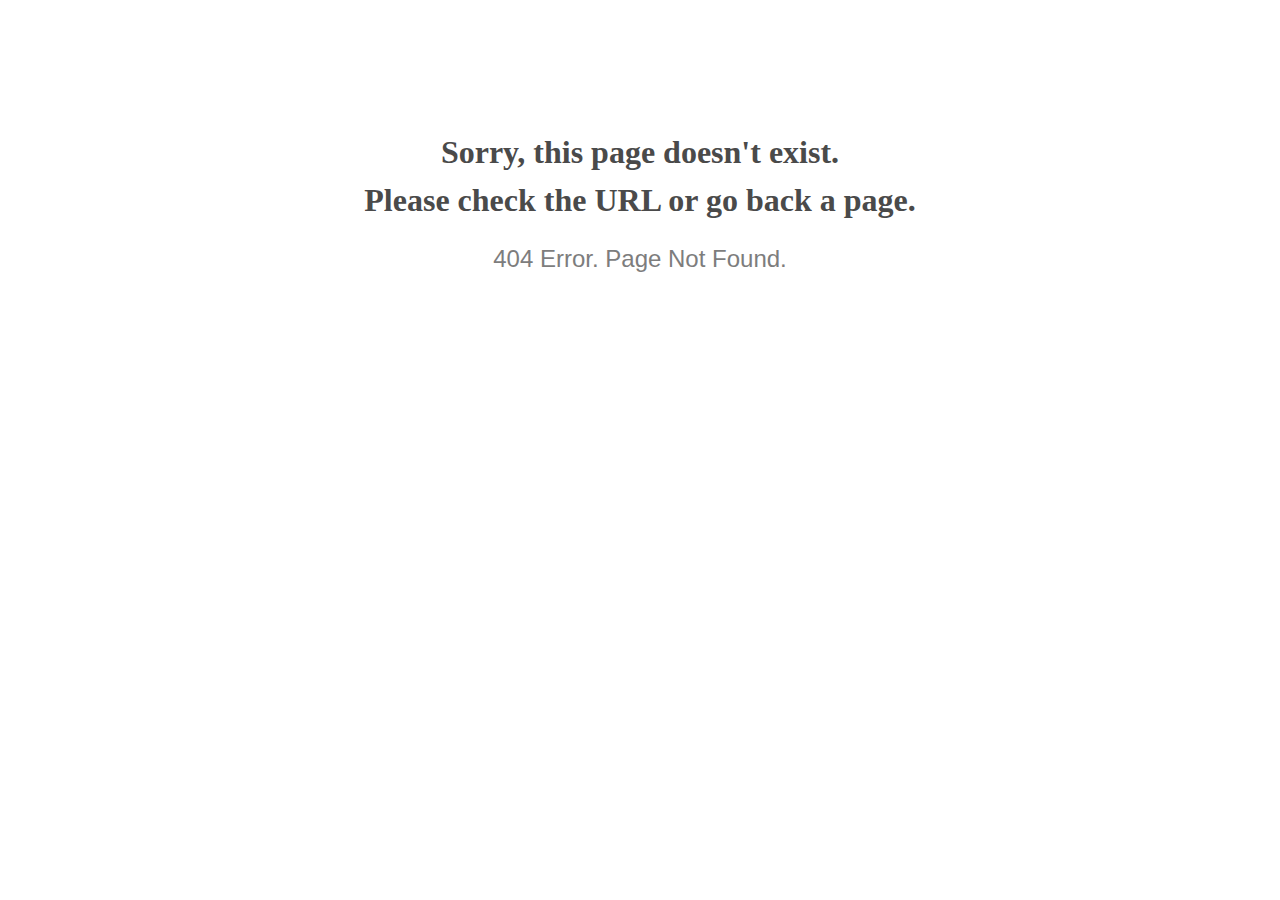
<file: contact-areas.html>
<!doctype html>
<html lang="en">
<head>
  <meta charset="utf-8">
  <meta http-equiv="x-ua-compatible" content="ie=edge">
  <title>404 Error</title>
  <meta name="viewport" content="width=device-width, initial-scale=1">
  <meta name="robots" content="noindex, nofollow">
  <style>
    @media screen and (max-width:500px) {
      body { font-size: .6em; } 
    }
  </style>
</head>

<body style="text-align: center;">

  <h1 style="font-family: Georgia, serif; color: #4a4a4a; margin-top: 4em; line-height: 1.5;">
    Sorry, this page doesn't exist.<br>Please check the URL or go back a page.
  </h1>
  
  <h2 style="  font-family: Verdana, sans-serif; color: #7d7d7d; font-weight: 300;">
    404 Error. Page Not Found.
  </h2>
  
</body>

</html>
</file>
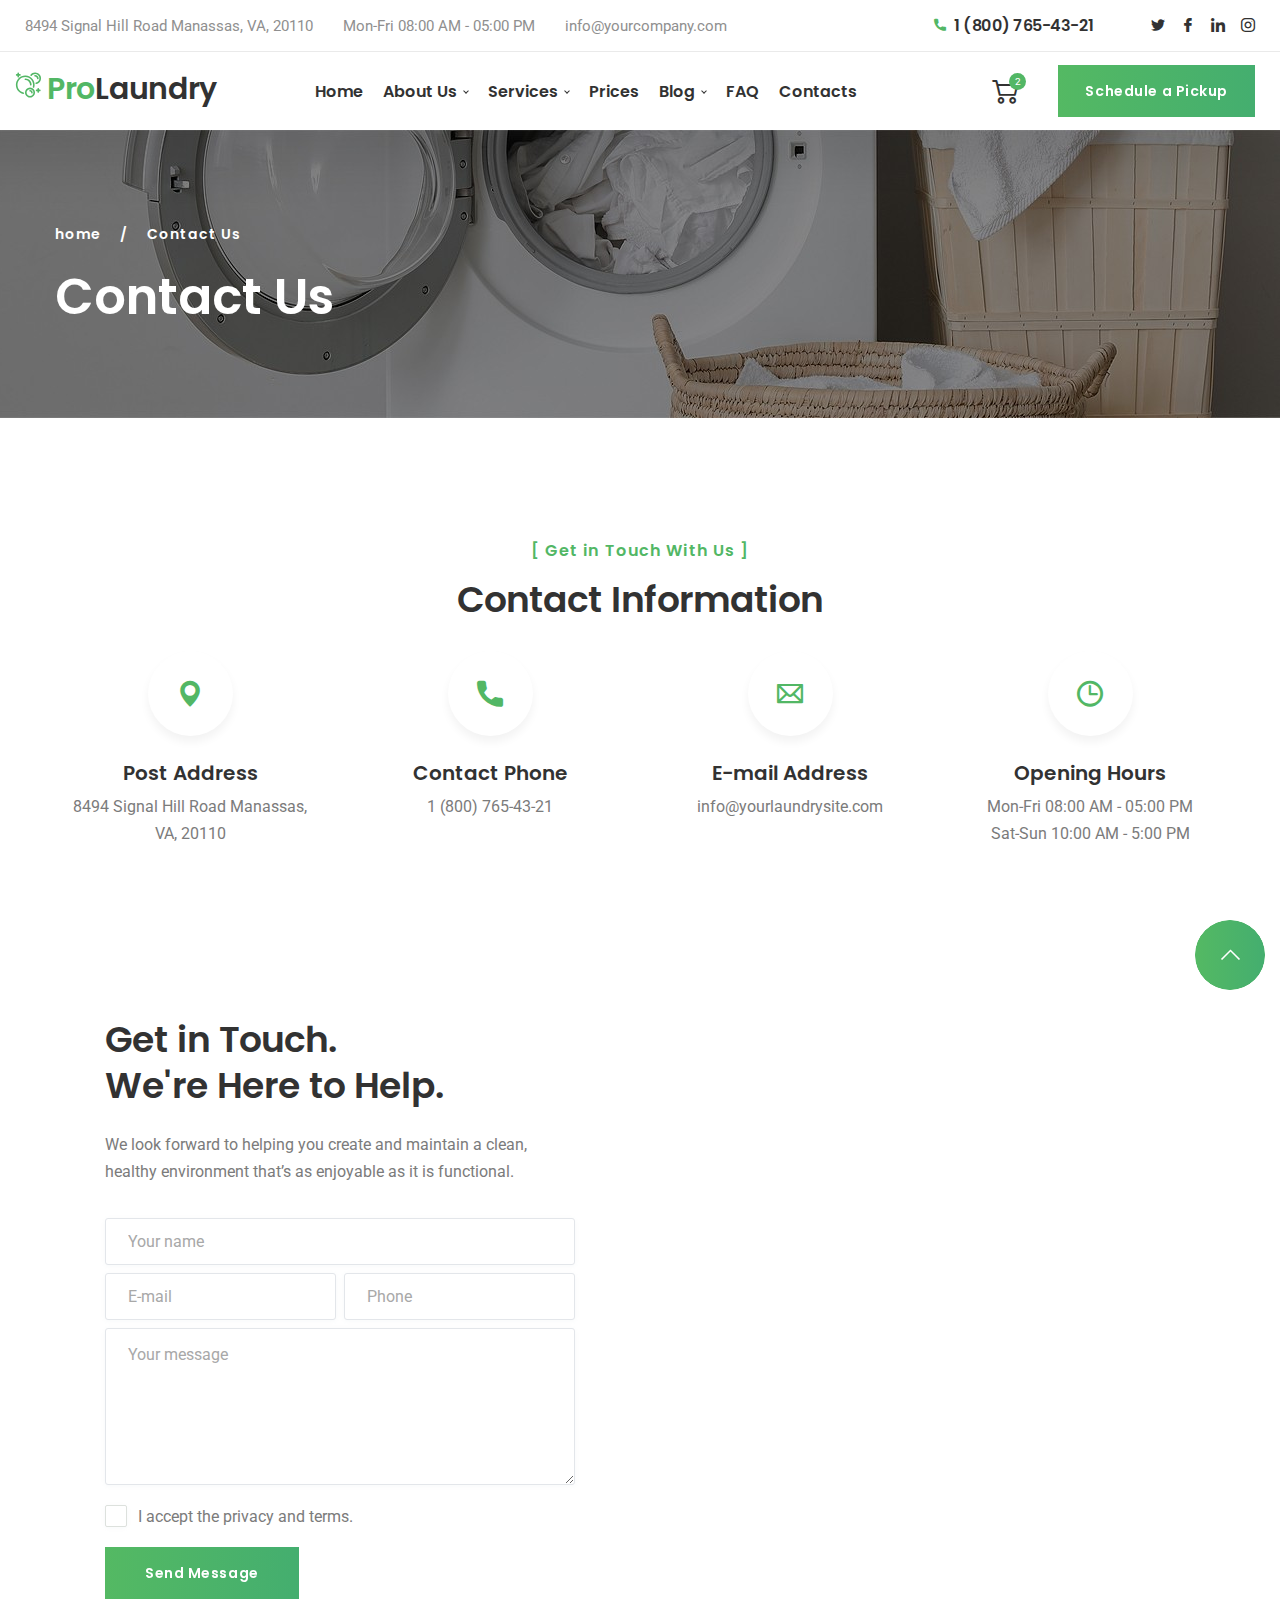
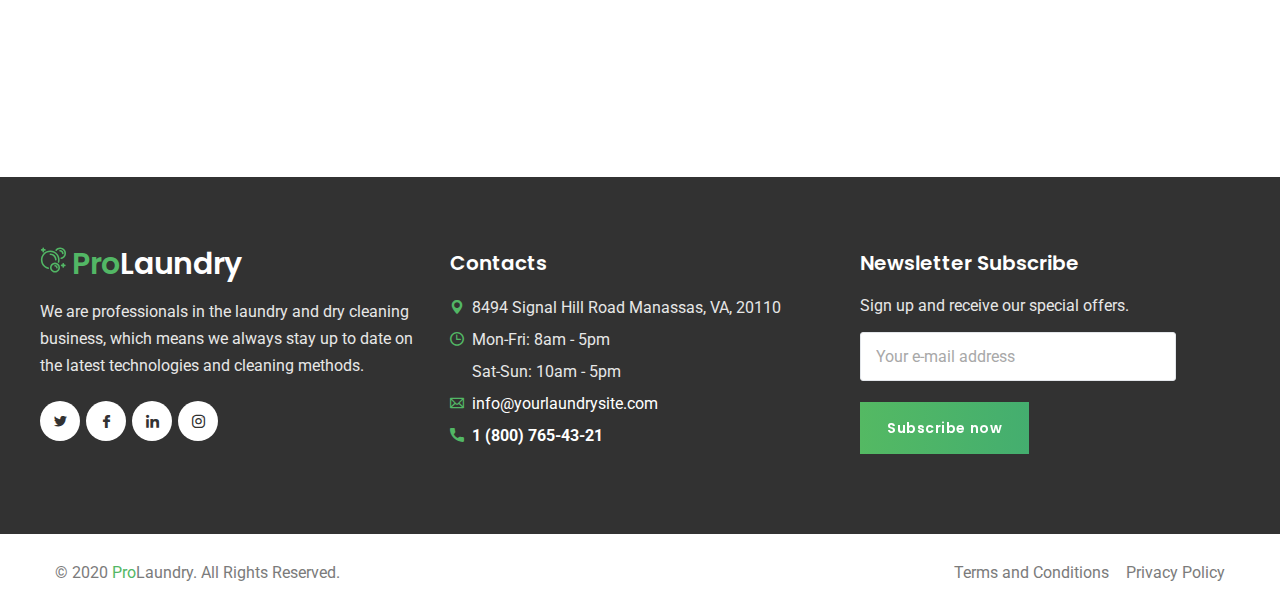
<file: contact.html>
<!DOCTYPE html><html lang="en">
<!-- Mirrored from websmirno.site/viktor/prolaundry/contact.html by HTTrack Website Copier/3.x [XR&CO'2014], Thu, 30 Jun 2022 09:33:05 GMT -->
<head><meta charset="utf-8"><title>ProLaundry - Responsive HTML5 Template</title><meta name="keywords" content="HTML5 Template"><meta name="description" content="ProLaundry - Responsive HTML5 Template"><meta name="author" content="ProLaundry"><link rel="shortcut icon" href="images/favicon.ico"><meta name="format-detection" content="telephone=no"><meta name="viewport" content="width=device-width,initial-scale=1,shrink-to-fit=no,maximum-scale=1"><link rel="stylesheet" href="css/style.css"><link href="https://fonts.googleapis.com/css2?family=Poppins:wght@400;600;700&amp;family=Roboto:wght@400;700&amp;display=swap" rel="stylesheet"></head><body><nav class="panel-menu" id="mobile-menu"><ul></ul><div class="mm-navbtn-names"><div class="mm-closebtn">Close</div><div class="mm-backbtn">Back</div></div></nav><header id="tt-header"><!-- holder-top (desktop) --><div class="holder-top-desktop d-none d-md-block"><div class="row"><div class="col-auto"><div class="h-info01"><div class="tt-item"><address>8494 Signal Hill Road Manassas, VA, 20110</address></div><div class="tt-item">Mon-Fri 08:00 AM - 05:00 PM</div><div class="tt-item"><a href="mailto:info@santizex-site.com">info@yourcompany.com</a></div></div></div><div class="col-auto ml-auto"><div class="tt-obj"><div class="h-info02"><div class="tt-item"><address><a href="tel:1(800)765-43-21"><span class="icons-483947"></span> 1 (800) 765-43-21</a></address></div></div></div><div class="tt-obj"><ul class="h-social"><li><a href="https://twitter.com/" target="_blank" class="icons-733635"></a></li><li><a href="https://www.facebook.com/" target="_blank" class="icons-59439"></a></li><li><a href="https://www.facebook.com/" target="_blank" class="icons-2111532"></a></li><li><a href="https://www.instagram.com/" target="_blank" class="icons-733614"></a></li></ul></div></div></div></div><!-- /holder-top (desktop) --><!-- holder- --><div id="js-init-sticky"><div class="tt-holder-wrapper"><div class="tt-holder"><div class="tt-col-left"><!-- logo --> <a href="index-2.html" class="tt-logo tt-logo-alignment"><i class="icons-logo tt-icon"></i><span class="tt-base-color">Pro</span>Laundry </a><!-- /logo --></div><div class="tt-col-center tt-col-wide tt-col-objects text-center"><div class="tt-col__item"><!-- desktop-nav --><nav id="tt-nav"><ul><li><a href="index-2.html">Home</a></li><li><a href="about.html">About Us</a><ul><li><a href="about.html">Sub menu level 01</a><ul><li><a href="about.html">Sub menu level 02</a></li><li><a href="about.html">Sub menu level 02</a></li><li><a href="about.html">Sub menu level 02</a><ul><li><a href="about.html">Sub menu level 03</a></li><li><a href="about.html">Sub menu level 03</a></li><li><a href="about.html">Sub menu level 03</a></li></ul></li><li><a href="about.html">Sub menu level 02</a></li></ul></li><li><a href="about.html">Sub menu level 01</a></li></ul></li><li><a href="services.html">Services</a><ul><li><a href="services-item.html">Services Item</a></li></ul></li><li><a href="price.html">Prices</a></li><li><a href="blog.html">Blog</a><ul><li><a href="blog-item.html">Blog Item</a></li></ul></li><li><a href="faq.html">FAQ</a></li><li><a href="contact.html">Contacts</a></li></ul></nav><!-- /desktop-nav --></div></div><div class="tt-col-right tt-col-objects"><div class="tt-col__item d-block d-lg-none"><div class="h-info02"><div class="tt-item"><address><a href="tel:1(800)7654321"><span class="icons-483947"></span> 1 (800) 765-43-21</a></address></div></div></div><div class="tt-col__item"><div class="tt-obj tt-obj-cart js-dropdown-cart"><a href="#" class="tt-obj__btn"><i class="icons-711897"></i><div class="tt-obj__badge">2</div></a></div></div><div class="tt-col__item d-none d-md-block"><a href="#" class="tt-btn" data-toggle="modal" data-target="#modalMRequestQuote"><span class="mask">Schedule a Pickup</span><div class="button">Schedule a Pickup</div></a></div><div class="tt-col__item toggle-wrapper"><a href="#" id="tt-menu-toggle" class="icons-1828859"></a></div></div></div></div></div></header><div id="subtitle-wrapper" class="lazyload" data-bg="images/subtitle-wrapper01.jpg"><div class="subtitle-wrapper-img lazyload" data-bg="images/subtitle-wrapper01-img.jpg"><div class="container container-fluid-xl"><div class="tt-breadcrumbs"><ul><li><a href="index-2.html">home</a></li><li>Contact Us</li></ul></div><h1 class="subtitle__title">Contact Us</h1></div><div class="bubbleContainer"><div class="bubble-1"></div><div class="bubble-2"></div><div class="bubble-3"></div><div class="bubble-4"></div><div class="bubble-5"></div><div class="bubble-6"></div><div class="bubble-7"></div><div class="bubble-8"></div><div class="bubble-9"></div><div class="bubble-10"></div></div></div></div><main id="tt-pageContent"><div class="section-inner"><div class="container container-fluid-lg"><div class="title-block text-center"><div class="title-block__label">[ Get in Touch With Us ]</div><h4 class="title-block__title">Contact Information</h4></div><div class="row info03__wrapper"><div class="col-custom-450 col-6 col-md-3"><div class="info03"><i class="info03__icon icons-484169"></i><h6 class="info03__title">Post Address</h6><address>8494 Signal Hill Road Manassas,<br>VA, 20110</address></div></div><div class="col-custom-450 col-6 col-md-3"><div class="info03"><i class="info03__icon icons-483947"></i><h6 class="info03__title">Contact Phone</h6><address><a href="tel:1(800)7654321">1 (800) 765-43-21</a></address></div></div><div class="col-custom-450 col-6 col-md-3"><div class="info03"><i class="info03__icon icons-1004017"></i><h6 class="info03__title">E-mail Address</h6><address><a href="mailto:info@yourlaundrysite.com">info@yourlaundrysite.com</a></address></div></div><div class="col-custom-450 col-6 col-md-3"><div class="info03"><i class="info03__icon icons-59252"></i><h6 class="info03__title">Opening Hours</h6><address>Mon-Fri 08:00 AM - 05:00 PM</address><address>Sat-Sun 10:00 AM - 5:00 PM</address></div></div></div></div></div><div class="tt-posirion-relative"><div class="container container-fluid-lg"><div class="row"><div class="col-lg-6"><div class="map-layout"><div class="title-block"><h4 class="title-block__title">Get in Touch.<br>We're Here to Help.</h4></div><p>We look forward to helping you create and maintain a clean, healthy environment that’s as enjoyable as it is functional.</p><form class="form-default" id="contact-form" method="post" novalidate="novalidate" action="#"><div class="form-group"><input type="text" name="name" class="form-control" placeholder="Your name"></div><div class="row row-align-col"><div class="col-md-6"><div class="form-group"><input type="text" name="email" class="form-control" placeholder="E-mail"></div></div><div class="col-md-6"><div class="form-group"><input type="text" name="phonenumber" class="form-control" placeholder="Phone"></div></div></div><div class="form-group"><textarea name="message" rows="7" class="form-control" placeholder="Your message"></textarea></div><div class="form-group"><div class="checkbox-group"><input type="checkbox" id="checkBox01" name="checkbox"> <label for="checkBox01"><span class="check"></span> <span class="box"></span> I accept the privacy and terms.</label></div></div><div class="tt-btn tt-btn__wide"><span class="mask">Send Question</span> <button type="submit" class="button">Send Message</button></div></form></div></div></div></div><div id="map" class="map-layout-wrapper lazyload" data-bg="images/map-contact.jpg"><iframe src="[data-uri]" class="lazyload" data-expand="-220" data-src="https://www.google.com/maps/embed?pb=!1m18!1m12!1m3!1d3111.5820008392016!2d-77.45701318432829!3d38.75035326320268!2m3!1f0!2f0!3f0!3m2!1i1024!2i768!4f13.1!3m3!1m2!1s0x89b65b93b943fb07%3A0xc8712e829da92b9e!2sHistoric%20District%2C%208494%20Signal%20Hill%20Rd%2C%20Manassas%2C%20VA%2020110%2C%20USA!5e0!3m2!1sen!2sua!4v1605172763191!5m2!1sen!2sua" allowfullscreen="" aria-hidden="false"></iframe></div></div></main><footer id="tt-footer"><div class="footer-wrapper01"><div class="container container-fluid-xl"><div class="row f-col-wrapper"><div class="col-md-4"><a href="index-2.html" class="f-logo"><i class="icons-logo tt-icon"></i><span class="tt-base-color">Pro</span>Laundry</a><div class="f-text">We are professionals in the laundry and dry cleaning business, which means we always stay up to date on the latest technologies and cleaning methods.</div><ul class="f-social"><li><a href="https://twitter.com/" target="_blank" class="icons-733635"></a></li><li><a href="https://www.facebook.com/" target="_blank" class="icons-59439"></a></li><li><a href="#" target="_blank" class="icons-2111532"></a></li><li><a href="https://www.instagram.com/" target="_blank" class="icons-733614"></a></li></ul></div><div class="col-md-4"><h6 class="f-title">Contacts</h6><ul class="f-info"><li><i class="icons-484169"></i> 8494 Signal Hill Road Manassas, VA, 20110</li><li><i class="icons-59252"></i> Mon-Fri: 8am - 5pm<br>Sat-Sun: 10am - 5pm</li><li><a href="mailto:info@yourlaundrysite.com"><i class="icons-1004017"></i> info@yourlaundrysite.com</a></li><li><strong><a href="tel:1(800)765-43-21"><i class="icons-4839471"></i> 1 (800) 765-43-21</a></strong></li></ul></div><div class="col-md-4"><h6 class="f-title">Newsletter Subscribe</h6><form id="subscribeform" method="post" novalidate="novalidate" action="#"><div class="f-form"><div class="f-form__label">Sign up and receive our special offers.</div><div class="f-form__input"><input type="text" name="email" class="form-control" placeholder="Your e-mail address"></div><div class="f-form__btn"><div class="tt-btn"><span class="mask">Subscribe now</span> <button class="button" type="submit">Subscribe now</button></div></div></div></form></div></div></div></div><div class="container container-fluid-xl"><div class="f-holder"><div class="f-copyright">&copy; 2020 <span class="tt-base-color">Pro</span>Laundry. All Rights Reserved.</div><ul class="f-link"><li><a href="#">Terms and Conditions</a></li><li><a href="#">Privacy Policy</a></li></ul></div></div><div class="bubbleContainer"><div class="bubble-1"></div><div class="bubble-2"></div><div class="bubble-3"></div><div class="bubble-4"></div><div class="bubble-5"></div><div class="bubble-6"></div><div class="bubble-7"></div><div class="bubble-8"></div><div class="bubble-9"></div><div class="bubble-10"></div></div></footer><script src="https://ajax.googleapis.com/ajax/libs/jquery/3.4.1/jquery.min.js"></script><script async src="js/bundle.js"></script><!-- modal - Make an Appointment --><div class="modal fade" id="modalMRequestQuote" tabindex="-1" role="dialog" aria-label="myModalLabel" aria-hidden="true"><div class="modal-dialog modal-md"><div class="modal-content"><div class="modal-body form-default modal-layout-dafault"><button type="button" class="close" data-dismiss="modal" aria-hidden="true"><span class="icons-860796"></span></button><div class="modal-titleblock"><div class="modal-title">Schedule a Pickup</div></div><form class="form-modal" id="jsFormRequestQuote" method="post" novalidate="novalidate" action="#"><div class="form-group"><input type="text" name="name" class="form-control" id="modalName01" placeholder="Your Name *"></div><div class="row"><div class="col-md-6"><div class="form-group"><input type="text" name="email" class="form-control" id="modalEmail01" placeholder="Your e-mail address *"></div></div><div class="col-md-6"><div class="form-group"><input type="text" name="phone" class="form-control" id="modalPhone01" placeholder="Your phone number"></div></div></div><div class="form-group"><input type="text" name="modalAddress" class="form-control" id="modalAddress" placeholder="Address *"></div><div class="form-group"><div class="custom-select"><select name="typeofholiday" class="tt-select"><option value="Service">Service</option><option value="Service 02">Service 02</option><option value="Service 03">Service 03</option><option value="Service 04">Service 04</option><option value="Service 05">Service 05</option></select></div></div><div class="row"><div class="col-lg-6"><div class="form-group"><input name="date-pick-up" placeholder="Pick-Up Date" autocomplete="off" data-timepicker="true" class="js_datepicker-1 form-control" type="text"><div class="form-group__icon icons-747310"></div></div></div><div class="col-lg-6"><div class="form-group"><input name="date-delivery" placeholder="Delivery Date" autocomplete="off" data-timepicker="true" class="js_datepicker-2 form-control" type="text"><div class="form-group__icon icons-747310"></div></div></div></div><div class="form-group"><textarea name="message" class="form-control" placeholder="Your comment"></textarea></div><div class="tt-btn tt-btn__wide"><span class="mask">Order Now</span> <button type="submit" class="button">Order Now</button></div></form></div></div></div></div><a href="#" class="tt-btn tt-back-to-top" id="js-backtotop"><span class="mask"><svg version="1.1" x="0px" y="0px" width="24" height="24" viewBox="0 0 24 24" style="enable-background:new 0 0 24 24;" xml:space="preserve"><g><polygon fill="currentColor" points="20.9,17.1 12.5,8.6 4.1,17.1 2.9,15.9 12.5,6.4 22.1,15.9 	"></polygon></g></svg></span><div class="button"><svg version="1.1" x="0px" y="0px" width="24" height="24" viewBox="0 0 24 24" style="enable-background:new 0 0 24 24;" xml:space="preserve"><g><polygon fill="currentColor" points="20.9,17.1 12.5,8.6 4.1,17.1 2.9,15.9 12.5,6.4 22.1,15.9 	"></polygon></g></svg></div></a></body>
<!-- Mirrored from websmirno.site/viktor/prolaundry/contact.html by HTTrack Website Copier/3.x [XR&CO'2014], Thu, 30 Jun 2022 09:33:06 GMT -->
</html>
</file>
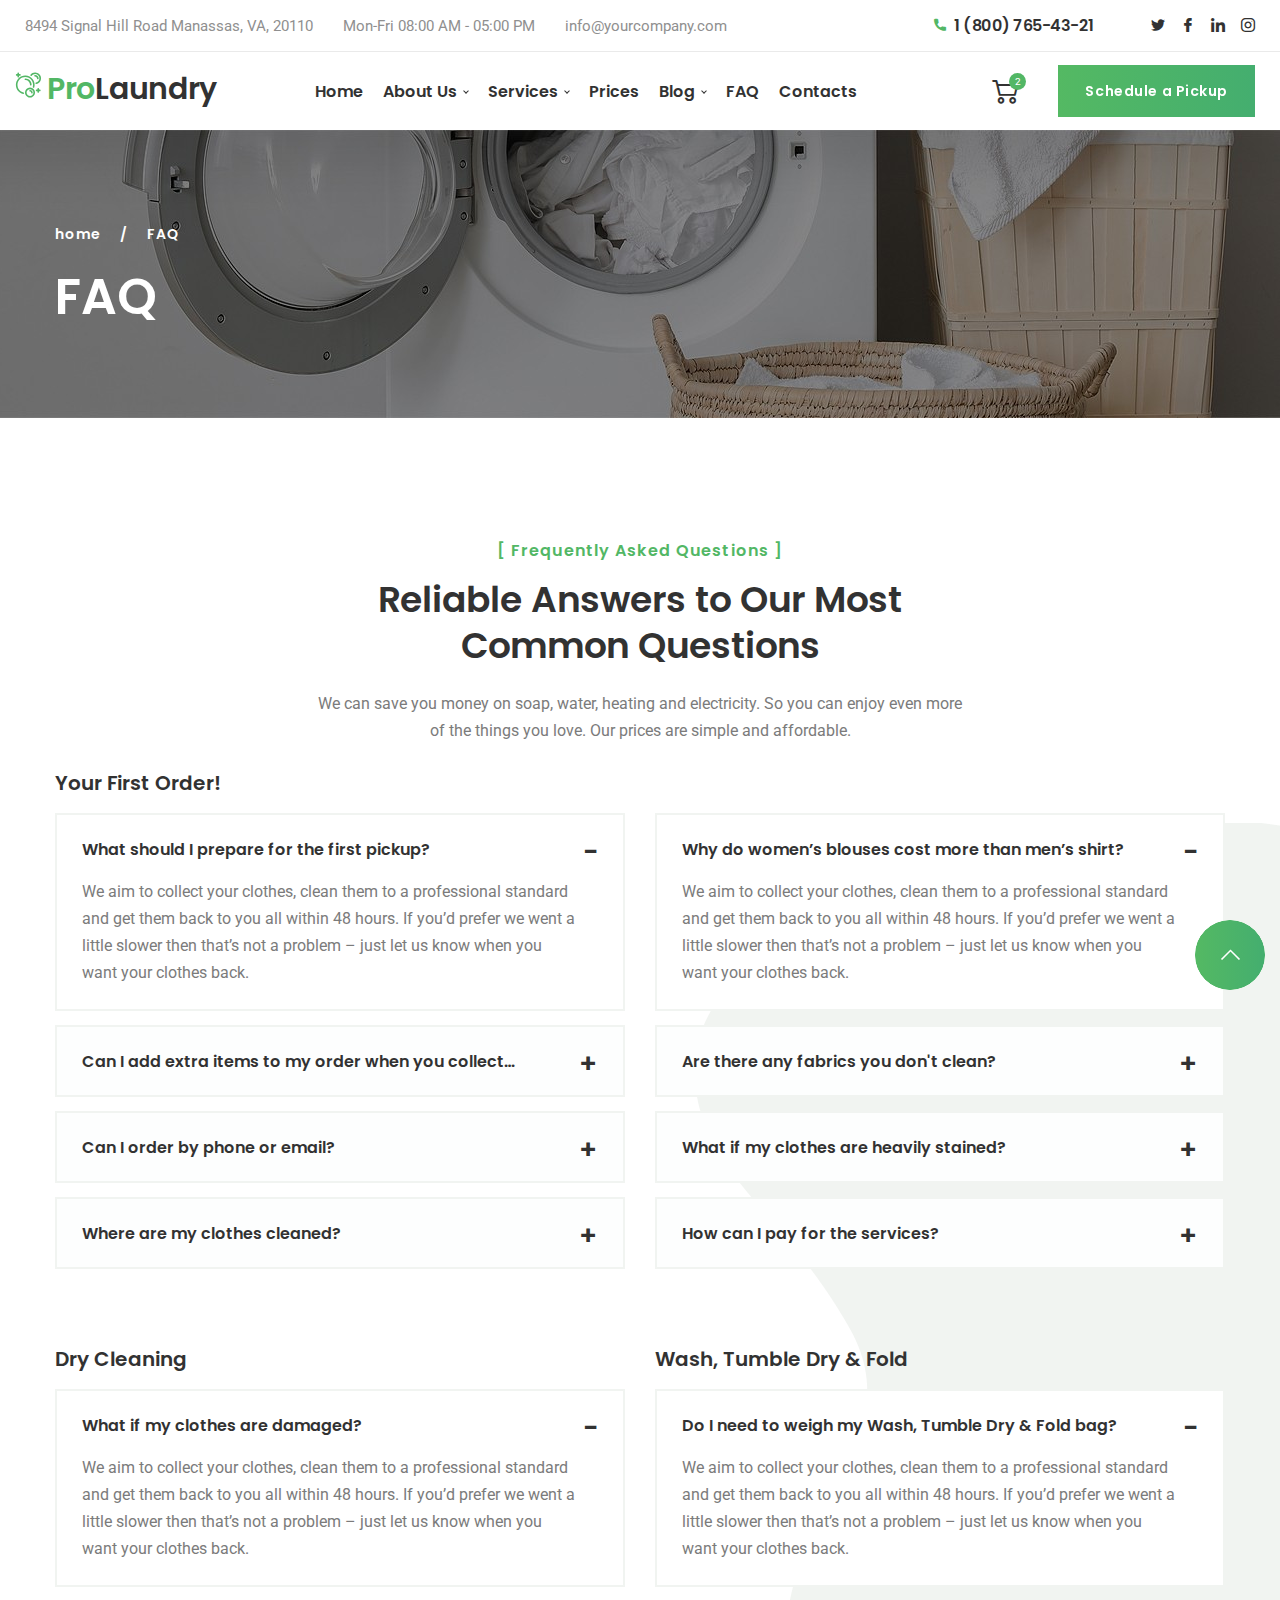
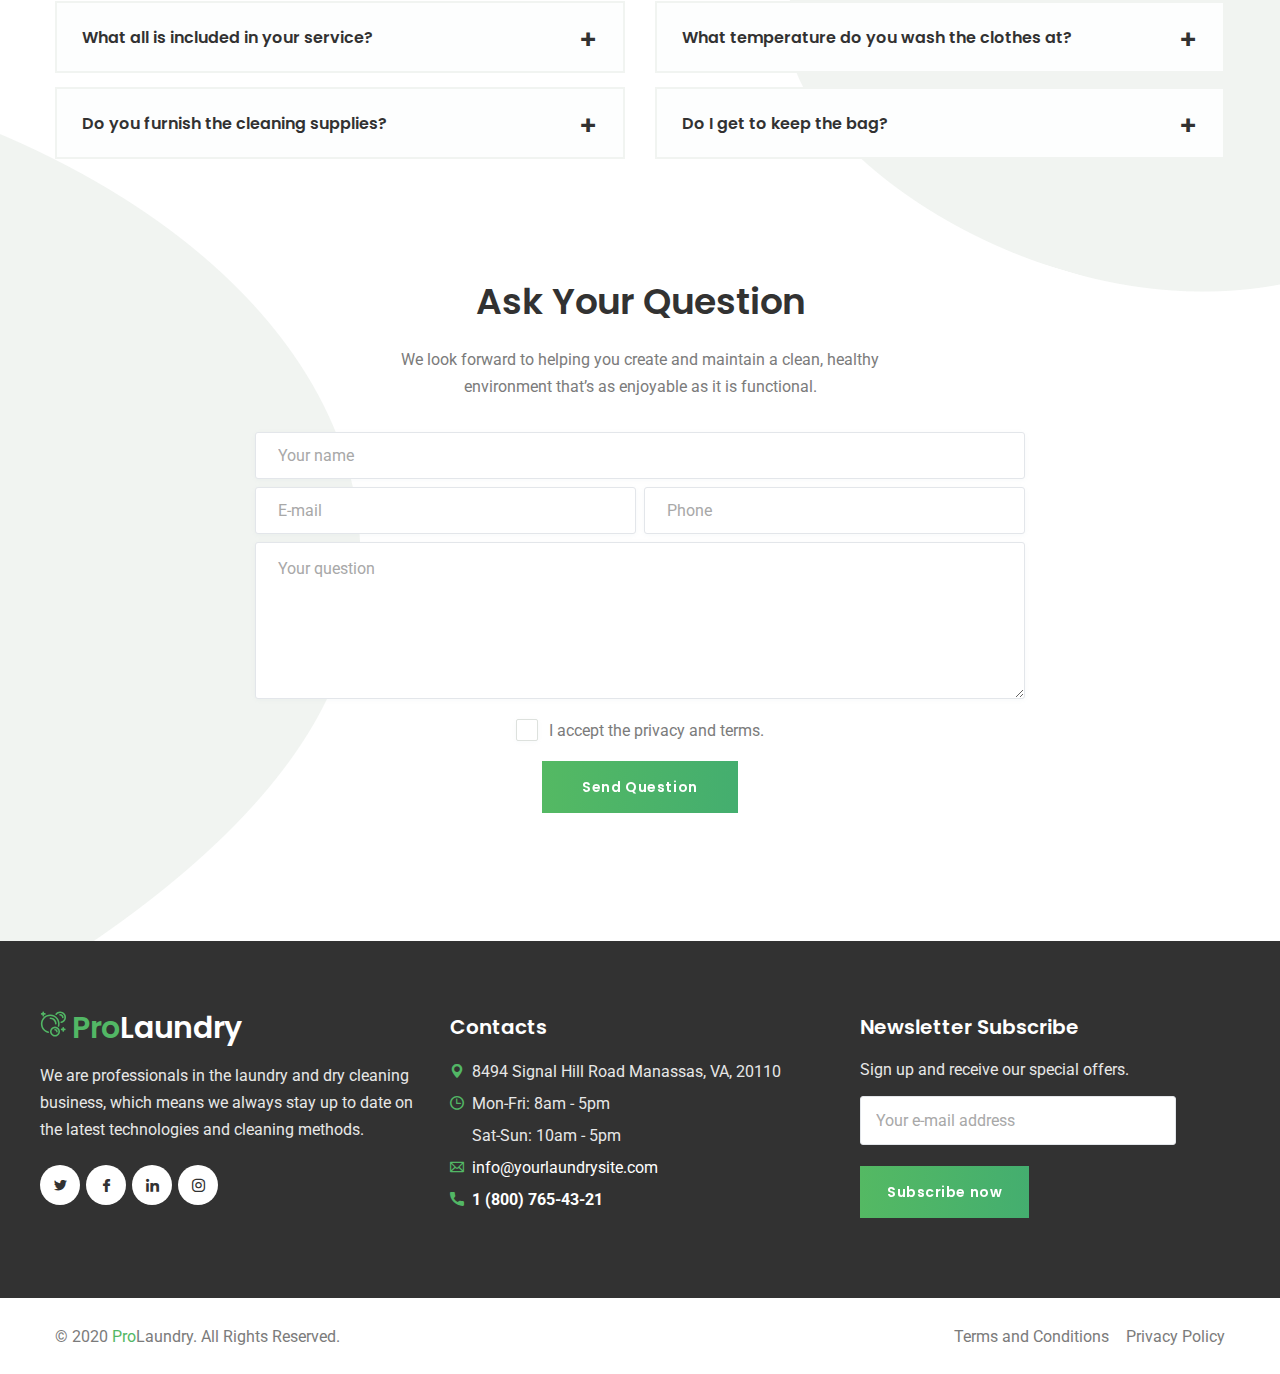
<file: faq.html>
<!DOCTYPE html><html lang="en">
<!-- Mirrored from websmirno.site/viktor/prolaundry/faq.html by HTTrack Website Copier/3.x [XR&CO'2014], Thu, 30 Jun 2022 09:33:03 GMT -->
<head><meta charset="utf-8"><title>ProLaundry - Responsive HTML5 Template</title><meta name="keywords" content="HTML5 Template"><meta name="description" content="ProLaundry - Responsive HTML5 Template"><meta name="author" content="ProLaundry"><link rel="shortcut icon" href="images/favicon.ico"><meta name="format-detection" content="telephone=no"><meta name="viewport" content="width=device-width,initial-scale=1,shrink-to-fit=no,maximum-scale=1"><link rel="stylesheet" href="css/style.css"><link href="https://fonts.googleapis.com/css2?family=Poppins:wght@400;600;700&amp;family=Roboto:wght@400;700&amp;display=swap" rel="stylesheet"><link rel="stylesheet" href="separate-include/blog/style-blog.css"></head><body><nav class="panel-menu" id="mobile-menu"><ul></ul><div class="mm-navbtn-names"><div class="mm-closebtn">Close</div><div class="mm-backbtn">Back</div></div></nav><header id="tt-header"><!-- holder-top (desktop) --><div class="holder-top-desktop d-none d-md-block"><div class="row"><div class="col-auto"><div class="h-info01"><div class="tt-item"><address>8494 Signal Hill Road Manassas, VA, 20110</address></div><div class="tt-item">Mon-Fri 08:00 AM - 05:00 PM</div><div class="tt-item"><a href="mailto:info@santizex-site.com">info@yourcompany.com</a></div></div></div><div class="col-auto ml-auto"><div class="tt-obj"><div class="h-info02"><div class="tt-item"><address><a href="tel:1(800)765-43-21"><span class="icons-483947"></span> 1 (800) 765-43-21</a></address></div></div></div><div class="tt-obj"><ul class="h-social"><li><a href="https://twitter.com/" target="_blank" class="icons-733635"></a></li><li><a href="https://www.facebook.com/" target="_blank" class="icons-59439"></a></li><li><a href="https://www.facebook.com/" target="_blank" class="icons-2111532"></a></li><li><a href="https://www.instagram.com/" target="_blank" class="icons-733614"></a></li></ul></div></div></div></div><!-- /holder-top (desktop) --><!-- holder- --><div id="js-init-sticky"><div class="tt-holder-wrapper"><div class="tt-holder"><div class="tt-col-left"><!-- logo --> <a href="index-2.html" class="tt-logo tt-logo-alignment"><i class="icons-logo tt-icon"></i><span class="tt-base-color">Pro</span>Laundry </a><!-- /logo --></div><div class="tt-col-center tt-col-wide tt-col-objects text-center"><div class="tt-col__item"><!-- desktop-nav --><nav id="tt-nav"><ul><li><a href="index-2.html">Home</a></li><li><a href="about.html">About Us</a><ul><li><a href="about.html">Sub menu level 01</a><ul><li><a href="about.html">Sub menu level 02</a></li><li><a href="about.html">Sub menu level 02</a></li><li><a href="about.html">Sub menu level 02</a><ul><li><a href="about.html">Sub menu level 03</a></li><li><a href="about.html">Sub menu level 03</a></li><li><a href="about.html">Sub menu level 03</a></li></ul></li><li><a href="about.html">Sub menu level 02</a></li></ul></li><li><a href="about.html">Sub menu level 01</a></li></ul></li><li><a href="services.html">Services</a><ul><li><a href="services-item.html">Services Item</a></li></ul></li><li><a href="price.html">Prices</a></li><li><a href="blog.html">Blog</a><ul><li><a href="blog-item.html">Blog Item</a></li></ul></li><li><a href="faq.html">FAQ</a></li><li><a href="contact.html">Contacts</a></li></ul></nav><!-- /desktop-nav --></div></div><div class="tt-col-right tt-col-objects"><div class="tt-col__item d-block d-lg-none"><div class="h-info02"><div class="tt-item"><address><a href="tel:1(800)7654321"><span class="icons-483947"></span> 1 (800) 765-43-21</a></address></div></div></div><div class="tt-col__item"><div class="tt-obj tt-obj-cart js-dropdown-cart"><a href="#" class="tt-obj__btn"><i class="icons-711897"></i><div class="tt-obj__badge">2</div></a></div></div><div class="tt-col__item d-none d-md-block"><a href="#" class="tt-btn" data-toggle="modal" data-target="#modalMRequestQuote"><span class="mask">Schedule a Pickup</span><div class="button">Schedule a Pickup</div></a></div><div class="tt-col__item toggle-wrapper"><a href="#" id="tt-menu-toggle" class="icons-1828859"></a></div></div></div></div></div></header><div id="subtitle-wrapper" class="lazyload" data-bg="images/subtitle-wrapper01.jpg"><div class="subtitle-wrapper-img lazyload" data-bg="images/subtitle-wrapper01-img.jpg"><div class="container container-fluid-xl"><div class="tt-breadcrumbs"><ul><li><a href="index-2.html">home</a></li><li>FAQ</li></ul></div><h1 class="subtitle__title">FAQ</h1></div><div class="bubbleContainer"><div class="bubble-1"></div><div class="bubble-2"></div><div class="bubble-3"></div><div class="bubble-4"></div><div class="bubble-5"></div><div class="bubble-6"></div><div class="bubble-7"></div><div class="bubble-8"></div><div class="bubble-9"></div><div class="bubble-10"></div></div></div></div><main id="tt-pageContent"><div class="lazyload subpage-bg-left subpage-bg__position07" data-bg="images/wrapper-subpage-left07.png"><div class="lazyload subpage-bg-right subpage-bg__position07" data-bg="images/wrapper-subpage-right07.png"><div class="section-indent"><div class="container container-fluid-lg"><div class="title-block text-center"><div class="title-block__label">[ Frequently Asked Questions ]</div><h4 class="title-block__title">Reliable Answers to Our Most<br class="d-none d-sm-block">Common Questions</h4><div class="title-block__text tt-limit-width03">We can save you money on soap, water, heating and electricity. So you can enjoy even more of the things you love. Our prices are simple and affordable.</div></div><div class="row-indent-top"><h6 class="tt-subtitle">Your First Order!</h6><div class="row"><div class="col-md-6"><div class="js-accordeon accordeon-01"><div class="tt-item tt-item__open"><div class="tt-item__title">What should I prepare for the first pickup?</div><div class="tt-item__content">We aim to collect your clothes, clean them to a professional standard and get them back to you all within 48 hours. If you’d prefer we went a little slower then that’s not a problem – just let us know when you want your clothes back.</div></div><div class="tt-item"><div class="tt-item__title">Can I add extra items to my order when you collect…</div><div class="tt-item__content">We aim to collect your clothes, clean them to a professional standard and get them back to you all within 48 hours. If you’d prefer we went a little slower then that’s not a problem – just let us know when you want your clothes back.</div></div><div class="tt-item"><div class="tt-item__title">Can I order by phone or email?</div><div class="tt-item__content">We aim to collect your clothes, clean them to a professional standard and get them back to you all within 48 hours. If you’d prefer we went a little slower then that’s not a problem – just let us know when you want your clothes back.</div></div><div class="tt-item"><div class="tt-item__title">Where are my clothes cleaned?</div><div class="tt-item__content">We aim to collect your clothes, clean them to a professional standard and get them back to you all within 48 hours. If you’d prefer we went a little slower then that’s not a problem – just let us know when you want your clothes back.</div></div></div></div><div class="divider-xs d-block d-md-none"></div><div class="col-md-6"><div class="js-accordeon accordeon-01"><div class="tt-item tt-item__open"><div class="tt-item__title">Why do women’s blouses cost more than men’s shirt?</div><div class="tt-item__content">We aim to collect your clothes, clean them to a professional standard and get them back to you all within 48 hours. If you’d prefer we went a little slower then that’s not a problem – just let us know when you want your clothes back.</div></div><div class="tt-item"><div class="tt-item__title">Are there any fabrics you don't clean?</div><div class="tt-item__content">We aim to collect your clothes, clean them to a professional standard and get them back to you all within 48 hours. If you’d prefer we went a little slower then that’s not a problem – just let us know when you want your clothes back.</div></div><div class="tt-item"><div class="tt-item__title">What if my clothes are heavily stained?</div><div class="tt-item__content">We aim to collect your clothes, clean them to a professional standard and get them back to you all within 48 hours. If you’d prefer we went a little slower then that’s not a problem – just let us know when you want your clothes back.</div></div><div class="tt-item"><div class="tt-item__title">How can I pay for the services?</div><div class="tt-item__content">We aim to collect your clothes, clean them to a professional standard and get them back to you all within 48 hours. If you’d prefer we went a little slower then that’s not a problem – just let us know when you want your clothes back.</div></div></div></div></div><div class="row row-top"><div class="col-md-6"><h6 class="tt-subtitle">Dry Cleaning</h6><div class="js-accordeon accordeon-01"><div class="tt-item tt-item__open"><div class="tt-item__title">What if my clothes are damaged?</div><div class="tt-item__content">We aim to collect your clothes, clean them to a professional standard and get them back to you all within 48 hours. If you’d prefer we went a little slower then that’s not a problem – just let us know when you want your clothes back.</div></div><div class="tt-item"><div class="tt-item__title">What all is included in your service?</div><div class="tt-item__content">We aim to collect your clothes, clean them to a professional standard and get them back to you all within 48 hours. If you’d prefer we went a little slower then that’s not a problem – just let us know when you want your clothes back.</div></div><div class="tt-item"><div class="tt-item__title">Do you furnish the cleaning supplies?</div><div class="tt-item__content">We aim to collect your clothes, clean them to a professional standard and get them back to you all within 48 hours. If you’d prefer we went a little slower then that’s not a problem – just let us know when you want your clothes back.</div></div></div></div><div class="divider d-block d-md-none"></div><div class="col-md-6"><h6 class="tt-subtitle">Wash, Tumble Dry & Fold</h6><div class="js-accordeon accordeon-01"><div class="tt-item tt-item__open"><div class="tt-item__title">Do I need to weigh my Wash, Tumble Dry & Fold bag?</div><div class="tt-item__content">We aim to collect your clothes, clean them to a professional standard and get them back to you all within 48 hours. If you’d prefer we went a little slower then that’s not a problem – just let us know when you want your clothes back.</div></div><div class="tt-item"><div class="tt-item__title">What temperature do you wash the clothes at?</div><div class="tt-item__content">We aim to collect your clothes, clean them to a professional standard and get them back to you all within 48 hours. If you’d prefer we went a little slower then that’s not a problem – just let us know when you want your clothes back.</div></div><div class="tt-item"><div class="tt-item__title">Do I get to keep the bag?</div><div class="tt-item__content">We aim to collect your clothes, clean them to a professional standard and get them back to you all within 48 hours. If you’d prefer we went a little slower then that’s not a problem – just let us know when you want your clothes back.</div></div></div></div></div></div></div></div><div class="section-inner"><div class="container container-fluid-lg"><div class="title-block text-center"><h4 class="title-block__title">Ask Your Question</h4><div class="title-block__text tt-limit-width">We look forward to helping you create and maintain a clean, healthy environment that’s as enjoyable as it is functional.</div></div><div class="row justify-content-md-center"><div class="col-md-9 col-lg-8"><form class="form-default form-default__top text-center" id="faq-form" method="post" novalidate="novalidate" action="#"><div class="form-group"><input type="text" name="name" class="form-control" placeholder="Your name"></div><div class="row row-align-col"><div class="col-md-6"><div class="form-group"><input type="text" name="email" class="form-control" placeholder="E-mail"></div></div><div class="col-md-6"><div class="form-group"><input type="text" name="phonenumber" class="form-control" placeholder="Phone"></div></div></div><div class="form-group"><textarea name="message" rows="4" class="form-control" placeholder="Your question"></textarea></div><div class="form-group"><div class="checkbox-group"><input type="checkbox" id="checkBox01" name="checkbox"> <label for="checkBox01"><span class="check"></span> <span class="box"></span> I accept the privacy and terms.</label></div></div><div class="tt-btn tt-btn__wide"><span class="mask">Send Question</span> <button type="submit" class="button">Send Question</button></div></form></div></div></div></div></div></div></main><footer id="tt-footer"><div class="footer-wrapper01"><div class="container container-fluid-xl"><div class="row f-col-wrapper"><div class="col-md-4"><a href="index-2.html" class="f-logo"><i class="icons-logo tt-icon"></i><span class="tt-base-color">Pro</span>Laundry</a><div class="f-text">We are professionals in the laundry and dry cleaning business, which means we always stay up to date on the latest technologies and cleaning methods.</div><ul class="f-social"><li><a href="https://twitter.com/" target="_blank" class="icons-733635"></a></li><li><a href="https://www.facebook.com/" target="_blank" class="icons-59439"></a></li><li><a href="#" target="_blank" class="icons-2111532"></a></li><li><a href="https://www.instagram.com/" target="_blank" class="icons-733614"></a></li></ul></div><div class="col-md-4"><h6 class="f-title">Contacts</h6><ul class="f-info"><li><i class="icons-484169"></i> 8494 Signal Hill Road Manassas, VA, 20110</li><li><i class="icons-59252"></i> Mon-Fri: 8am - 5pm<br>Sat-Sun: 10am - 5pm</li><li><a href="mailto:info@yourlaundrysite.com"><i class="icons-1004017"></i> info@yourlaundrysite.com</a></li><li><strong><a href="tel:1(800)765-43-21"><i class="icons-4839471"></i> 1 (800) 765-43-21</a></strong></li></ul></div><div class="col-md-4"><h6 class="f-title">Newsletter Subscribe</h6><form id="subscribeform" method="post" novalidate="novalidate" action="#"><div class="f-form"><div class="f-form__label">Sign up and receive our special offers.</div><div class="f-form__input"><input type="text" name="email" class="form-control" placeholder="Your e-mail address"></div><div class="f-form__btn"><div class="tt-btn"><span class="mask">Subscribe now</span> <button class="button" type="submit">Subscribe now</button></div></div></div></form></div></div></div></div><div class="container container-fluid-xl"><div class="f-holder"><div class="f-copyright">&copy; 2020 <span class="tt-base-color">Pro</span>Laundry. All Rights Reserved.</div><ul class="f-link"><li><a href="#">Terms and Conditions</a></li><li><a href="#">Privacy Policy</a></li></ul></div></div><div class="bubbleContainer"><div class="bubble-1"></div><div class="bubble-2"></div><div class="bubble-3"></div><div class="bubble-4"></div><div class="bubble-5"></div><div class="bubble-6"></div><div class="bubble-7"></div><div class="bubble-8"></div><div class="bubble-9"></div><div class="bubble-10"></div></div></footer><script src="https://ajax.googleapis.com/ajax/libs/jquery/3.4.1/jquery.min.js"></script><script async src="js/bundle.js"></script><!-- modal - Make an Appointment --><div class="modal fade" id="modalMRequestQuote" tabindex="-1" role="dialog" aria-label="myModalLabel" aria-hidden="true"><div class="modal-dialog modal-md"><div class="modal-content"><div class="modal-body form-default modal-layout-dafault"><button type="button" class="close" data-dismiss="modal" aria-hidden="true"><span class="icons-860796"></span></button><div class="modal-titleblock"><div class="modal-title">Schedule a Pickup</div></div><form class="form-modal" id="jsFormRequestQuote" method="post" novalidate="novalidate" action="#"><div class="form-group"><input type="text" name="name" class="form-control" id="modalName01" placeholder="Your Name *"></div><div class="row"><div class="col-md-6"><div class="form-group"><input type="text" name="email" class="form-control" id="modalEmail01" placeholder="Your e-mail address *"></div></div><div class="col-md-6"><div class="form-group"><input type="text" name="phone" class="form-control" id="modalPhone01" placeholder="Your phone number"></div></div></div><div class="form-group"><input type="text" name="modalAddress" class="form-control" id="modalAddress" placeholder="Address *"></div><div class="form-group"><div class="custom-select"><select name="typeofholiday" class="tt-select"><option value="Service">Service</option><option value="Service 02">Service 02</option><option value="Service 03">Service 03</option><option value="Service 04">Service 04</option><option value="Service 05">Service 05</option></select></div></div><div class="row"><div class="col-lg-6"><div class="form-group"><input name="date-pick-up" placeholder="Pick-Up Date" autocomplete="off" data-timepicker="true" class="js_datepicker-1 form-control" type="text"><div class="form-group__icon icons-747310"></div></div></div><div class="col-lg-6"><div class="form-group"><input name="date-delivery" placeholder="Delivery Date" autocomplete="off" data-timepicker="true" class="js_datepicker-2 form-control" type="text"><div class="form-group__icon icons-747310"></div></div></div></div><div class="form-group"><textarea name="message" class="form-control" placeholder="Your comment"></textarea></div><div class="tt-btn tt-btn__wide"><span class="mask">Order Now</span> <button type="submit" class="button">Order Now</button></div></form></div></div></div></div><a href="#" class="tt-btn tt-back-to-top" id="js-backtotop"><span class="mask"><svg version="1.1" x="0px" y="0px" width="24" height="24" viewBox="0 0 24 24" style="enable-background:new 0 0 24 24;" xml:space="preserve"><g><polygon fill="currentColor" points="20.9,17.1 12.5,8.6 4.1,17.1 2.9,15.9 12.5,6.4 22.1,15.9 	"></polygon></g></svg></span><div class="button"><svg version="1.1" x="0px" y="0px" width="24" height="24" viewBox="0 0 24 24" style="enable-background:new 0 0 24 24;" xml:space="preserve"><g><polygon fill="currentColor" points="20.9,17.1 12.5,8.6 4.1,17.1 2.9,15.9 12.5,6.4 22.1,15.9 	"></polygon></g></svg></div></a></body>
<!-- Mirrored from websmirno.site/viktor/prolaundry/faq.html by HTTrack Website Copier/3.x [XR&CO'2014], Thu, 30 Jun 2022 09:33:05 GMT -->
</html>
</file>
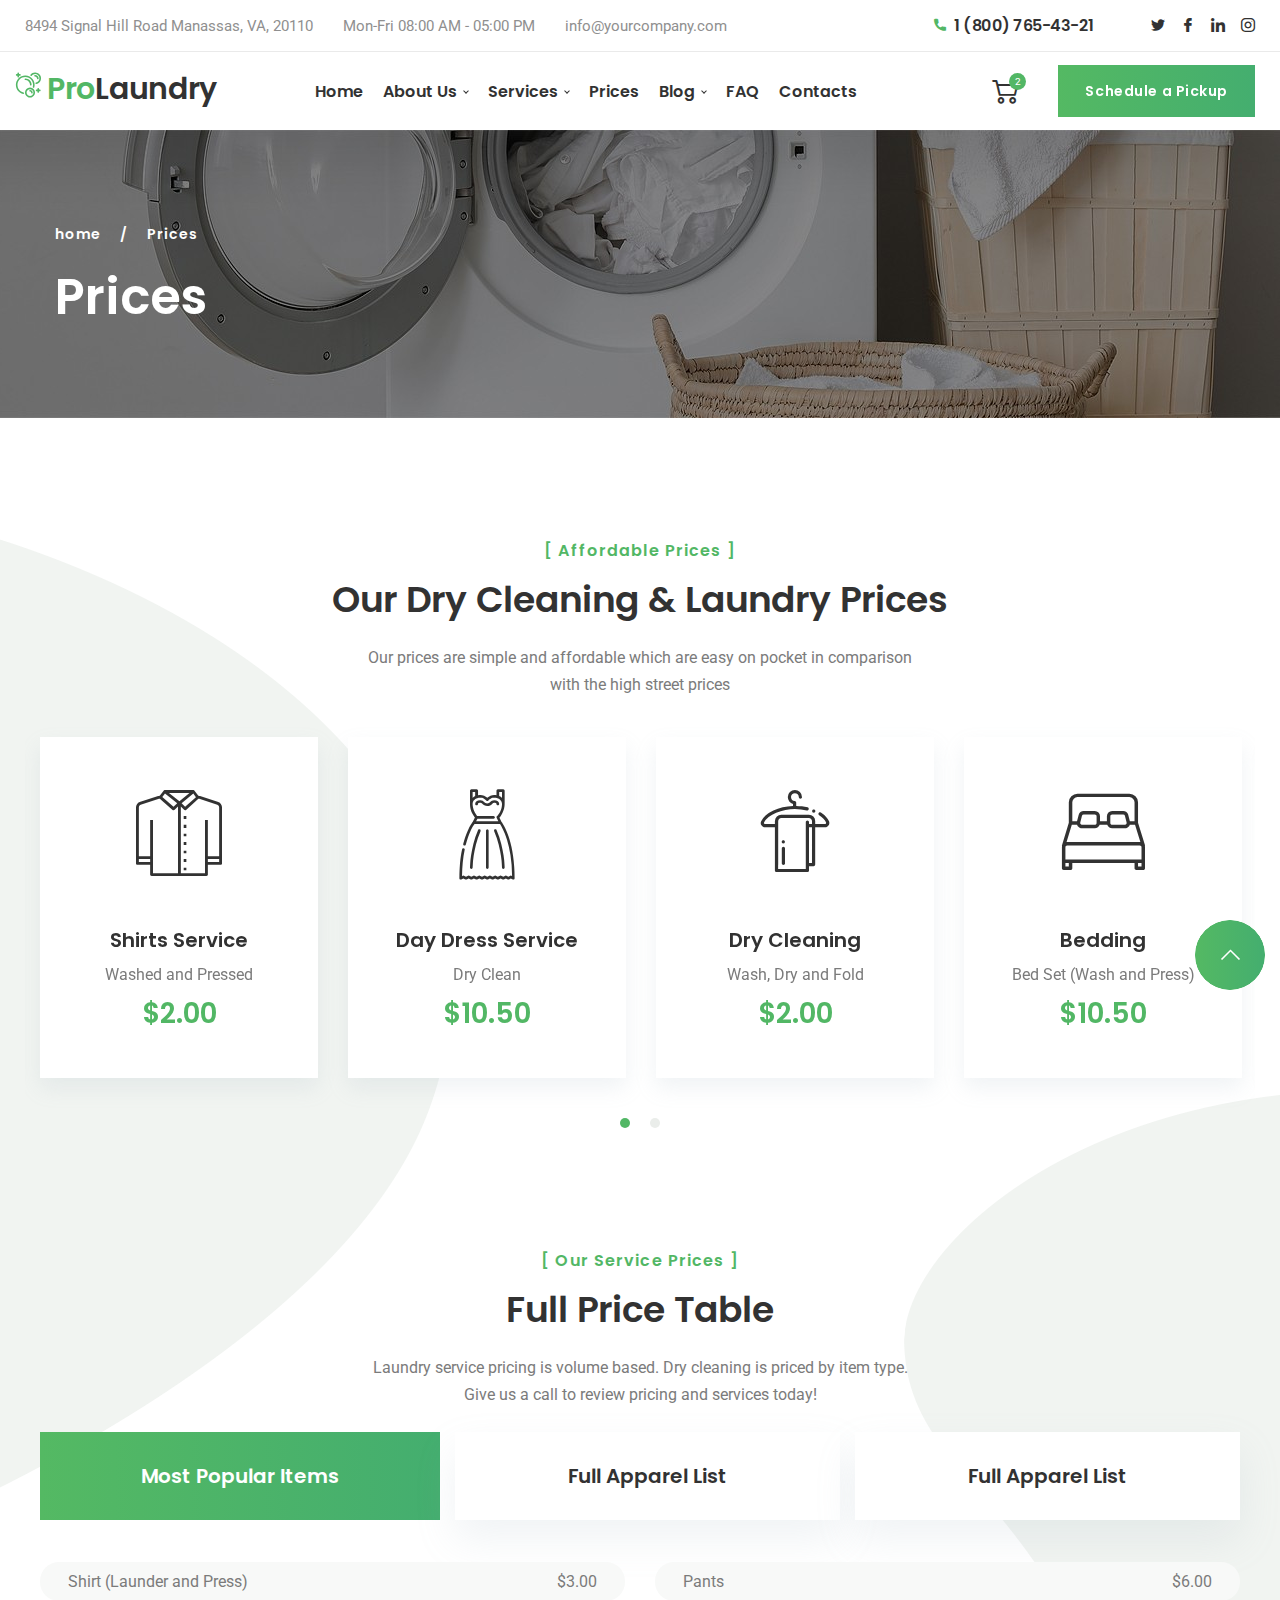
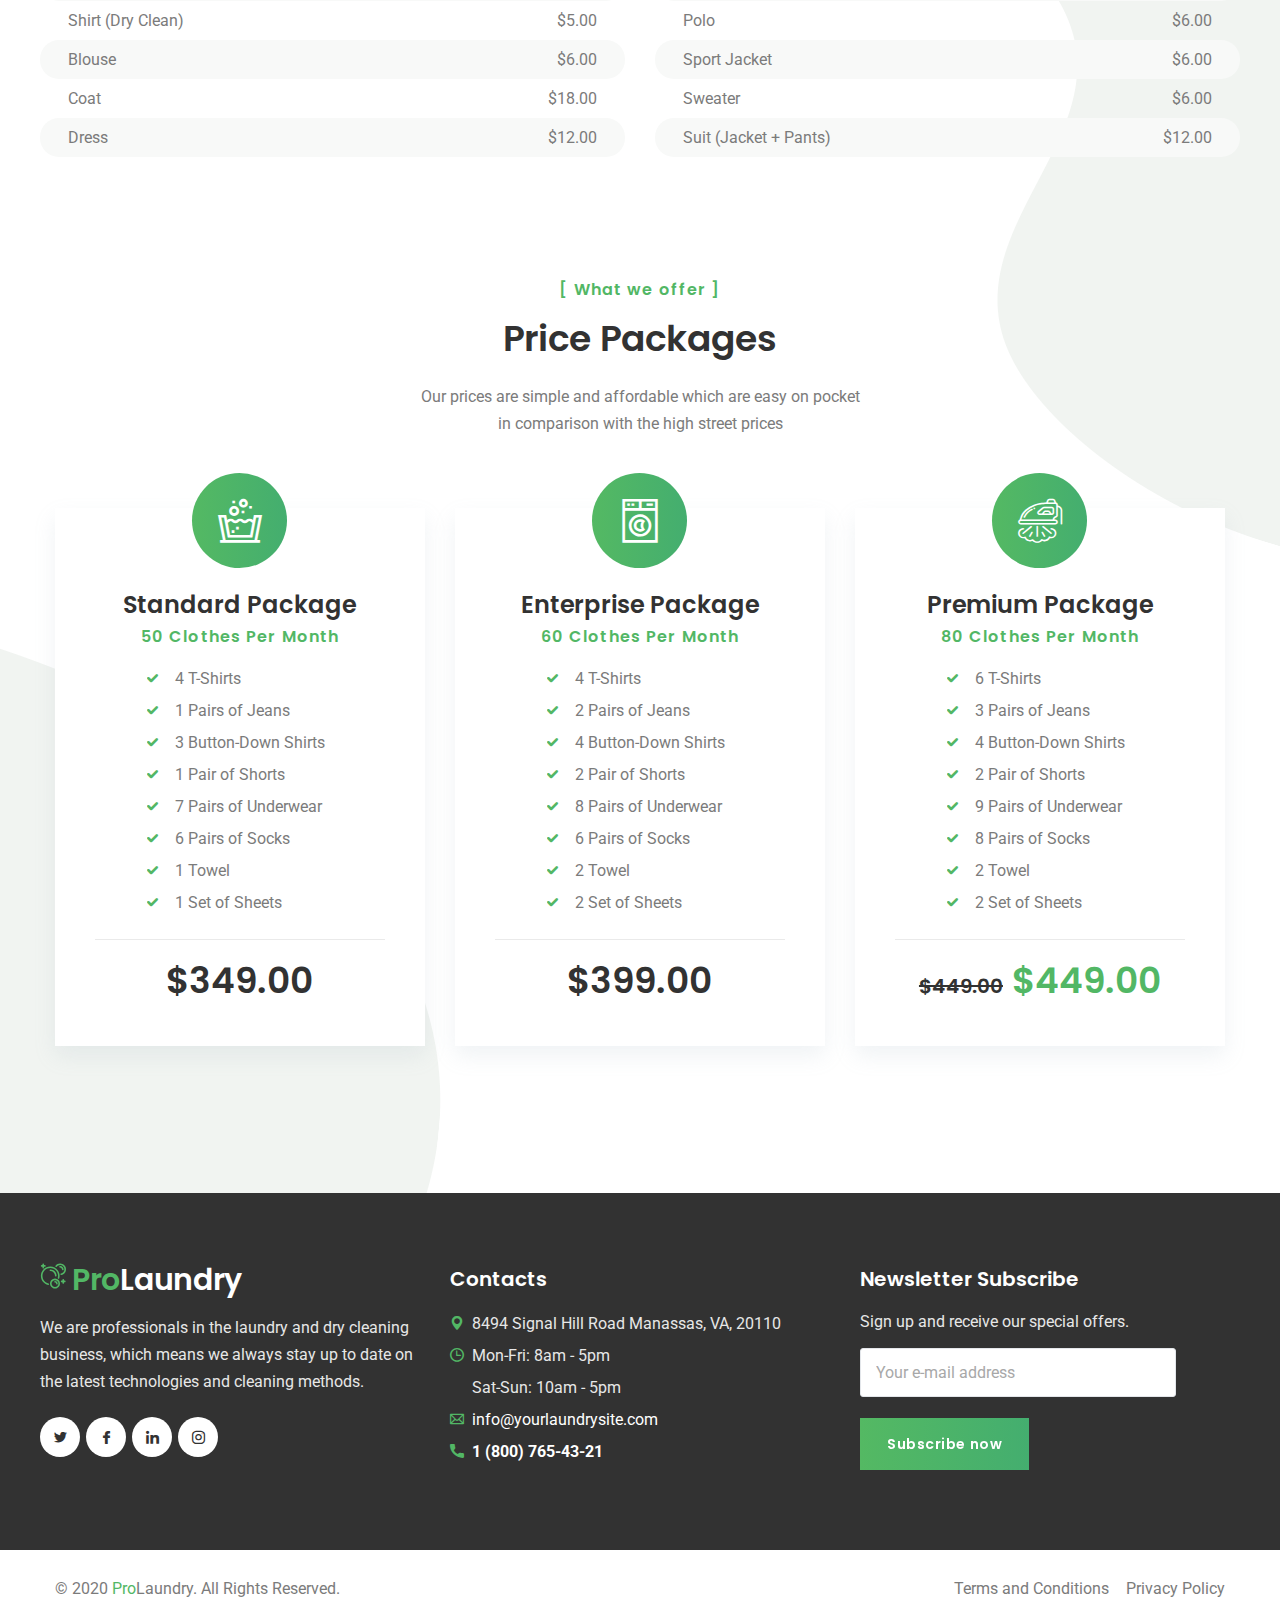
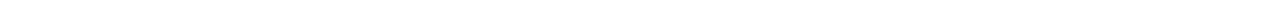
<file: price.html>
<!DOCTYPE html><html lang="en">
<!-- Mirrored from websmirno.site/viktor/prolaundry/price.html by HTTrack Website Copier/3.x [XR&CO'2014], Thu, 30 Jun 2022 09:32:50 GMT -->
<head><meta charset="utf-8"><title>ProLaundry - Responsive HTML5 Template</title><meta name="keywords" content="HTML5 Template"><meta name="description" content="ProLaundry - Responsive HTML5 Template"><meta name="author" content="ProLaundry"><link rel="shortcut icon" href="images/favicon.ico"><meta name="format-detection" content="telephone=no"><meta name="viewport" content="width=device-width,initial-scale=1,shrink-to-fit=no,maximum-scale=1"><link rel="stylesheet" href="css/style.css"><link href="https://fonts.googleapis.com/css2?family=Poppins:wght@400;600;700&amp;family=Roboto:wght@400;700&amp;display=swap" rel="stylesheet"><link rel="stylesheet" href="separate-include/blog/style-blog.css"></head><body><nav class="panel-menu" id="mobile-menu"><ul></ul><div class="mm-navbtn-names"><div class="mm-closebtn">Close</div><div class="mm-backbtn">Back</div></div></nav><header id="tt-header"><!-- holder-top (desktop) --><div class="holder-top-desktop d-none d-md-block"><div class="row"><div class="col-auto"><div class="h-info01"><div class="tt-item"><address>8494 Signal Hill Road Manassas, VA, 20110</address></div><div class="tt-item">Mon-Fri 08:00 AM - 05:00 PM</div><div class="tt-item"><a href="mailto:info@santizex-site.com">info@yourcompany.com</a></div></div></div><div class="col-auto ml-auto"><div class="tt-obj"><div class="h-info02"><div class="tt-item"><address><a href="tel:1(800)765-43-21"><span class="icons-483947"></span> 1 (800) 765-43-21</a></address></div></div></div><div class="tt-obj"><ul class="h-social"><li><a href="https://twitter.com/" target="_blank" class="icons-733635"></a></li><li><a href="https://www.facebook.com/" target="_blank" class="icons-59439"></a></li><li><a href="https://www.facebook.com/" target="_blank" class="icons-2111532"></a></li><li><a href="https://www.instagram.com/" target="_blank" class="icons-733614"></a></li></ul></div></div></div></div><!-- /holder-top (desktop) --><!-- holder- --><div id="js-init-sticky"><div class="tt-holder-wrapper"><div class="tt-holder"><div class="tt-col-left"><!-- logo --> <a href="index-2.html" class="tt-logo tt-logo-alignment"><i class="icons-logo tt-icon"></i><span class="tt-base-color">Pro</span>Laundry </a><!-- /logo --></div><div class="tt-col-center tt-col-wide tt-col-objects text-center"><div class="tt-col__item"><!-- desktop-nav --><nav id="tt-nav"><ul><li><a href="index-2.html">Home</a></li><li><a href="about.html">About Us</a><ul><li><a href="about.html">Sub menu level 01</a><ul><li><a href="about.html">Sub menu level 02</a></li><li><a href="about.html">Sub menu level 02</a></li><li><a href="about.html">Sub menu level 02</a><ul><li><a href="about.html">Sub menu level 03</a></li><li><a href="about.html">Sub menu level 03</a></li><li><a href="about.html">Sub menu level 03</a></li></ul></li><li><a href="about.html">Sub menu level 02</a></li></ul></li><li><a href="about.html">Sub menu level 01</a></li></ul></li><li><a href="services.html">Services</a><ul><li><a href="services-item.html">Services Item</a></li></ul></li><li><a href="price.html">Prices</a></li><li><a href="blog.html">Blog</a><ul><li><a href="blog-item.html">Blog Item</a></li></ul></li><li><a href="faq.html">FAQ</a></li><li><a href="contact.html">Contacts</a></li></ul></nav><!-- /desktop-nav --></div></div><div class="tt-col-right tt-col-objects"><div class="tt-col__item d-block d-lg-none"><div class="h-info02"><div class="tt-item"><address><a href="tel:1(800)7654321"><span class="icons-483947"></span> 1 (800) 765-43-21</a></address></div></div></div><div class="tt-col__item"><div class="tt-obj tt-obj-cart js-dropdown-cart"><a href="#" class="tt-obj__btn"><i class="icons-711897"></i><div class="tt-obj__badge">2</div></a></div></div><div class="tt-col__item d-none d-md-block"><a href="#" class="tt-btn" data-toggle="modal" data-target="#modalMRequestQuote"><span class="mask">Schedule a Pickup</span><div class="button">Schedule a Pickup</div></a></div><div class="tt-col__item toggle-wrapper"><a href="#" id="tt-menu-toggle" class="icons-1828859"></a></div></div></div></div></div></header><div id="subtitle-wrapper" class="lazyload" data-bg="images/subtitle-wrapper01.jpg"><div class="subtitle-wrapper-img lazyload" data-bg="images/subtitle-wrapper01-img.jpg"><div class="container container-fluid-xl"><div class="tt-breadcrumbs"><ul><li><a href="index-2.html">home</a></li><li>Prices</li></ul></div><h1 class="subtitle__title">Prices</h1></div><div class="bubbleContainer"><div class="bubble-1"></div><div class="bubble-2"></div><div class="bubble-3"></div><div class="bubble-4"></div><div class="bubble-5"></div><div class="bubble-6"></div><div class="bubble-7"></div><div class="bubble-8"></div><div class="bubble-9"></div><div class="bubble-10"></div></div></div></div><main id="tt-pageContent"><div class="lazyload subpage-bg-left subpage-bg__position05" data-bg="images/wrapper-subpage-left05.png"><div class="lazyload subpage-bg-right subpage-bg__position05" data-bg="images/wrapper-subpage-right05.png"><div class="section-indent"><div class="container container-fluid-lg"><div class="title-block text-center"><div class="title-block__label">[ Affordable Prices ]</div><h4 class="title-block__title">Our Dry Cleaning & Laundry Prices</h4><div class="title-block__text tt-limit-width">Our prices are simple and affordable which are easy on pocket in comparison with the high street prices</div></div><div class="slick-default promo03__wrapper" data-slick='{
								"slidesToShow": 4,
								"autoplaySpeed": 4500,
								"slidesToScroll": 4,
								"autoplay":false,
								"responsive": [
									{
										"breakpoint": 1024,
										"arrows": false,
										"settings": {
											"slidesToShow": 2,
											"slidesToScroll": 2
										}
									},
									{
										"breakpoint": 651,
										"settings": {
											"slidesToShow": 1,
											"slidesToScroll": 1
										}
									}
								]
							}'><div class="tt-item"><div class="promo03 js-handler"><div class="promo03__move"><div class="promo03__icon icons-884417"></div><div class="promo03__title">Shirts Service</div><div class="promo03__subtitle">Washed and Pressed</div><div class="promo03__price"><span class="tt-value">$2.00</span></div><div class="promo03__show-btn"><a href="#" class="tt-btn"><span class="mask">Order Now</span><div class="button">Order Now</div></a></div></div><div class="promo03__btn-toggle"></div></div></div><div class="tt-item"><div class="promo03 js-handler"><div class="promo03__move"><div class="promo03__icon icons-868044"></div><div class="promo03__title">Day Dress Service</div><div class="promo03__subtitle">Dry Clean</div><div class="promo03__price"><span class="tt-value">$10.50</span></div><div class="promo03__show-btn"><a href="#" class="tt-btn"><span class="mask">Order Now</span><div class="button">Order Now</div></a></div></div><div class="promo03__btn-toggle"></div></div></div><div class="tt-item"><div class="promo03 js-handler"><div class="promo03__move"><div class="promo03__icon icons-1233149"></div><div class="promo03__title">Dry Cleaning</div><div class="promo03__subtitle">Wash, Dry and Fold</div><div class="promo03__price"><span class="tt-value">$2.00</span></div><div class="promo03__show-btn"><a href="#" class="tt-btn"><span class="mask">Order Now</span><div class="button">Order Now</div></a></div></div><div class="promo03__btn-toggle"></div></div></div><div class="tt-item"><div class="promo03 js-handler"><div class="promo03__move"><div class="promo03__icon icons-495018"></div><div class="promo03__title">Bedding</div><div class="promo03__subtitle">Bed Set (Wash and Press)</div><div class="promo03__price"><span class="tt-value">$10.50</span></div><div class="promo03__show-btn"><a href="#" class="tt-btn"><span class="mask">Order Now</span><div class="button">Order Now</div></a></div></div><div class="promo03__btn-toggle"></div></div></div><div class="tt-item"><div class="promo03 js-handler"><div class="promo03__move"><div class="promo03__icon"><i class="icons-2737832"></i></div><div class="promo03__title">Blanket Service</div><div class="promo03__subtitle">Washed and Pressed</div><div class="promo03__price"><span class="tt-value">$25.00</span></div><div class="promo03__show-btn"><a href="#" class="tt-btn"><span class="mask">Order Now</span><div class="button">Order Now</div></a></div></div><div class="promo03__btn-toggle"></div></div></div><div class="tt-item"><div class="promo03 js-handler"><div class="promo03__move"><div class="promo03__icon"><i class="icons-863958"></i></div><div class="promo03__title">Curtains Service</div><div class="promo03__subtitle">Washed and Pressed</div><div class="promo03__price"><span class="tt-value">$22.00</span></div><div class="promo03__show-btn"><a href="#" class="tt-btn"><span class="mask">Order Now</span><div class="button">Order Now</div></a></div></div><div class="promo03__btn-toggle"></div></div></div><div class="tt-item"><div class="promo03 js-handler"><div class="promo03__move"><div class="promo03__icon"><i class="icons-486676"></i></div><div class="promo03__title">Ironing Service</div><div class="promo03__subtitle">Iron and Fold</div><div class="promo03__price"><span class="tt-value">$3.00</span></div><div class="promo03__show-btn"><a href="#" class="tt-btn"><span class="mask">Order Now</span><div class="button">Order Now</div></a></div></div><div class="promo03__btn-toggle"></div></div></div><div class="tt-item"><div class="promo03 js-handler"><div class="promo03__move"><div class="promo03__icon"><i class="icons-1072668"></i></div><div class="promo03__title">Repairs & Alterations</div><div class="promo03__subtitle">Simple Sewing</div><div class="promo03__price"><span class="tt-value">$12.00</span></div><div class="promo03__show-btn"><a href="#" class="tt-btn"><span class="mask">Order Now</span><div class="button">Order Now</div></a></div></div><div class="promo03__btn-toggle"></div></div></div></div></div></div><div class="section-indent"><div class="container container-fluid-lg"><div class="title-block text-center"><div class="title-block__label">[ Our Service Prices ]</div><h4 class="title-block__title">Full Price Table</h4><div class="title-block__text tt-limit-width">Laundry service pricing is volume based. Dry cleaning is priced by item type. Give us a call to review pricing and services today!</div></div><div class="tabs-default tab-layout01"><ul class="nav nav-tabs" role="tablist"><li class="nav-item"><a class="nav-link show active" data-toggle="tab" href="#tt-tab-01" role="tab">Most Popular Items</a></li><li class="nav-item"><a class="nav-link" data-toggle="tab" href="#tt-tab-02" role="tab">Full Apparel List</a></li><li class="nav-item"><a class="nav-link" data-toggle="tab" href="#tt-tab-03" role="tab">Full Apparel List</a></li></ul><div class="tab-content"><div class="tab-pane active fade" id="tt-tab-01" role="tabpanel"><div class="row table-price__wrapper"><div class="col-md-6"><div class="table-price"><div class="tt-item"><div>Shirt (Launder and Press)</div><div>$3.00</div></div><div class="tt-item"><div>Shirt (Dry Clean)</div><div>$5.00</div></div><div class="tt-item"><div>Blouse</div><div>$6.00</div></div><div class="tt-item"><div>Coat</div><div>$18.00</div></div><div class="tt-item"><div>Dress</div><div>$12.00</div></div></div></div><div class="col-md-6"><div class="table-price"><div class="tt-item"><div>Pants</div><div>$6.00</div></div><div class="tt-item"><div>Polo</div><div>$6.00</div></div><div class="tt-item"><div>Sport Jacket</div><div>$6.00</div></div><div class="tt-item"><div>Sweater</div><div>$6.00</div></div><div class="tt-item"><div>Suit (Jacket + Pants)</div><div>$12.00</div></div></div></div></div></div><div class="tab-pane" id="tt-tab-02" role="tabpanel"><div class="row table-price__wrapper"><div class="col-md-6"><div class="table-price"><div class="tt-item"><div>Arm/Leg Warmer</div><div>$5.00</div></div><div class="tt-item"><div>Coat (Designer)</div><div>$40.00</div></div><div class="tt-item"><div>Coat (Half)</div><div>$9.00</div></div><div class="tt-item"><div>Coat Liner</div><div>$9.00</div></div><div class="tt-item"><div>Dress (Children)</div><div>$7.00</div></div><div class="tt-item"><div>Dress (Formal)</div><div>$12.00</div></div><div class="tt-item"><div>Gloves</div><div>$5.00</div></div><div class="tt-item"><div>Handkerchief</div><div>$3.00</div></div><div class="tt-item"><div>Hat</div><div>$5.00</div></div><div class="tt-item"><div>Jacket (Down)</div><div>$18.00</div></div><div class="tt-item"><div>Jacket (Leather)</div><div>$50.00</div></div><div class="tt-item"><div>Jeans</div><div>$6.00</div></div><div class="tt-item"><div>Jumpsuit</div><div>$18.00</div></div><div class="tt-item"><div>Lab Coat</div><div>$8.00</div></div><div class="tt-item"><div>Raincoat</div><div>$16.00</div></div></div></div><div class="col-md-6"><div class="table-price"><div class="tt-item"><div>Raincoat (With Lining)</div><div>$20.00</div></div><div class="tt-item"><div>Robe</div><div>$20.00</div></div><div class="tt-item"><div>Scarf</div><div>$6.00</div></div><div class="tt-item"><div>Shawl</div><div>$18.00</div></div><div class="tt-item"><div>Shirt (Children)</div><div>$5.00</div></div><div class="tt-item"><div>Shirt (Designer)</div><div>$6.00</div></div><div class="tt-item"><div>Shirt (Folded)</div><div>$5.00</div></div><div class="tt-item"><div>Shirt (Tux)</div><div>$6.00</div></div><div class="tt-item"><div>Shorts</div><div>$6.00</div></div><div class="tt-item"><div>Skirt</div><div>$6.00</div></div><div class="tt-item"><div>Sweater (Cashmere)</div><div>$8.00</div></div><div class="tt-item"><div>Sweater (Heavy)</div><div>$8.00</div></div><div class="tt-item"><div>Tie</div><div>$6.00</div></div><div class="tt-item"><div>Vests</div><div>$6.00</div></div><div class="tt-item"><div>Vests (Puffer)</div><div>$9.00</div></div></div></div></div></div><div class="tab-pane" id="tt-tab-03" role="tabpanel"><div class="row table-price__wrapper"><div class="col-md-6"><div class="table-price"><div class="tt-item"><div>Apron</div><div>$8.00</div></div><div class="tt-item"><div>Arm Cover</div><div>$18.00</div></div><div class="tt-item"><div>Bed Skirt</div><div>$24.00</div></div><div class="tt-item"><div>Bed Spread</div><div>$30.00</div></div><div class="tt-item"><div>Blanket (Small)</div><div>$20.00</div></div><div class="tt-item"><div>Blanket (Medium)</div><div>$30.00</div></div><div class="tt-item"><div>Blanket (Large)</div><div>$40.00</div></div><div class="tt-item"><div>Comforter (Twin/Full)</div><div>$30.00</div></div><div class="tt-item"><div>Comforter (Queen/King)</div><div>$40.00</div></div><div class="tt-item"><div>Comforter (Down)</div><div>$46.00</div></div><div class="tt-item"><div>Cover Sheet</div><div>$16.00</div></div><div class="tt-item"><div>Curtain</div><div>$20.00</div></div><div class="tt-item"><div>Curtain (With Lining)</div><div>$24.00</div></div><div class="tt-item"><div>Cushion</div><div>$16.00</div></div><div class="tt-item"><div>Cushion Cover (Small)</div><div>$9.00</div></div><div class="tt-item"><div>Cushion Cover (Large)</div><div>$18.00</div></div><div class="tt-item"><div>Dog Bed (Small)</div><div>$12.00</div></div></div></div><div class="col-md-6"><div class="table-price"><div class="tt-item"><div>Dog Bed (Large)</div><div>$25.00</div></div><div class="tt-item"><div>Drapery</div><div>$30.00</div></div><div class="tt-item"><div>Duvet Cover</div><div>$30.00</div></div><div class="tt-item"><div>Napkins</div><div>$4.00</div></div><div class="tt-item"><div>Pillow</div><div>$15.00</div></div><div class="tt-item"><div>Pillow Cover</div><div>$7.00</div></div><div class="tt-item"><div>Placemat</div><div>$5.00</div></div><div class="tt-item"><div>Quilt</div><div>$40.00</div></div><div class="tt-item"><div>Rug</div><div>$40.00</div></div><div class="tt-item"><div>Sheets (Twin/Full)</div><div>$20.00</div></div><div class="tt-item"><div>Sheets (Queen/King)</div><div>$30.00</div></div><div class="tt-item"><div>Sleeping Bag</div><div>$26.00</div></div><div class="tt-item"><div>Sofa Cover</div><div>$10.00</div></div><div class="tt-item"><div>Table Cloth</div><div>$20.00</div></div><div class="tt-item"><div>Table Cover</div><div>$18.00</div></div><div class="tt-item"><div>Table Runner</div><div>$10.00</div></div></div></div></div></div></div></div></div></div><div class="section-inner02 tt-overflow-hidden"><div class="container container-fluid-lg"><div class="title-block text-center"><div class="title-block__label">[ What we offer ]</div><h4 class="title-block__title">Price Packages</h4><div class="title-block__text tt-limit-width02">Our prices are simple and affordable which are easy on pocket in comparison with the high street prices</div></div><div class="promo02__wrapper row js-init-carusel-tablet slick-default"><div class="tt-item col-md-4"><div class="promo02 js-handler"><div class="promo02__icon"><i class="icons-2840435"></i></div><div class="promo02__title">Standard Package</div><div class="promo02__subtitle">50 Clothes Per Month</div><div class="promo02__show-layout"><ul><li>4 T-Shirts</li><li>1 Pairs of Jeans</li><li>3 Button-Down Shirts</li><li>1 Pair of Shorts</li><li>7 Pairs of Underwear</li><li>6 Pairs of Socks</li><li>1 Towel</li><li>1 Set of Sheets</li></ul></div><div class="promo02__price">$349.00</div><div class="promo02__show-btn"><a href="#" class="tt-btn tt-btn__wide"><span class="mask">Order Now</span><div class="button">Order Now</div></a></div></div></div><div class="tt-item col-md-4"><div class="promo02 js-handler"><div class="promo02__icon"><i class="icons-2840421"></i></div><div class="promo02__title">Enterprise Package</div><div class="promo02__subtitle">60 Clothes Per Month</div><div class="promo02__show-layout"><ul><li>4 T-Shirts</li><li>2 Pairs of Jeans</li><li>4 Button-Down Shirts</li><li>2 Pair of Shorts</li><li>8 Pairs of Underwear</li><li>6 Pairs of Socks</li><li>2 Towel</li><li>2 Set of Sheets</li></ul></div><div class="promo02__price">$399.00</div><div class="promo02__show-btn"><a href="#" class="tt-btn tt-btn__wide"><span class="mask">Order Now</span><div class="button">Order Now</div></a></div></div></div><div class="tt-item col-md-4"><div class="promo02 js-handler"><div class="promo02__icon"><i class="icons-2230769"></i></div><div class="promo02__title">Premium Package</div><div class="promo02__subtitle">80 Clothes Per Month</div><div class="promo02__show-layout"><ul><li>6 T-Shirts</li><li>3 Pairs of Jeans</li><li>4 Button-Down Shirts</li><li>2 Pair of Shorts</li><li>9 Pairs of Underwear</li><li>8 Pairs of Socks</li><li>2 Towel</li><li>2 Set of Sheets</li></ul></div><div class="promo02__price"><span class="old-price">$449.00</span> <span class="new-price">$449.00</span></div><div class="promo02__show-btn"><a href="#" class="tt-btn tt-btn__wide"><span class="mask">Order Now</span><div class="button">Order Now</div></a></div></div></div></div></div></div></div></div></main><footer id="tt-footer"><div class="footer-wrapper01"><div class="container container-fluid-xl"><div class="row f-col-wrapper"><div class="col-md-4"><a href="index-2.html" class="f-logo"><i class="icons-logo tt-icon"></i><span class="tt-base-color">Pro</span>Laundry</a><div class="f-text">We are professionals in the laundry and dry cleaning business, which means we always stay up to date on the latest technologies and cleaning methods.</div><ul class="f-social"><li><a href="https://twitter.com/" target="_blank" class="icons-733635"></a></li><li><a href="https://www.facebook.com/" target="_blank" class="icons-59439"></a></li><li><a href="#" target="_blank" class="icons-2111532"></a></li><li><a href="https://www.instagram.com/" target="_blank" class="icons-733614"></a></li></ul></div><div class="col-md-4"><h6 class="f-title">Contacts</h6><ul class="f-info"><li><i class="icons-484169"></i> 8494 Signal Hill Road Manassas, VA, 20110</li><li><i class="icons-59252"></i> Mon-Fri: 8am - 5pm<br>Sat-Sun: 10am - 5pm</li><li><a href="mailto:info@yourlaundrysite.com"><i class="icons-1004017"></i> info@yourlaundrysite.com</a></li><li><strong><a href="tel:1(800)765-43-21"><i class="icons-4839471"></i> 1 (800) 765-43-21</a></strong></li></ul></div><div class="col-md-4"><h6 class="f-title">Newsletter Subscribe</h6><form id="subscribeform" method="post" novalidate="novalidate" action="#"><div class="f-form"><div class="f-form__label">Sign up and receive our special offers.</div><div class="f-form__input"><input type="text" name="email" class="form-control" placeholder="Your e-mail address"></div><div class="f-form__btn"><div class="tt-btn"><span class="mask">Subscribe now</span> <button class="button" type="submit">Subscribe now</button></div></div></div></form></div></div></div></div><div class="container container-fluid-xl"><div class="f-holder"><div class="f-copyright">&copy; 2020 <span class="tt-base-color">Pro</span>Laundry. All Rights Reserved.</div><ul class="f-link"><li><a href="#">Terms and Conditions</a></li><li><a href="#">Privacy Policy</a></li></ul></div></div><div class="bubbleContainer"><div class="bubble-1"></div><div class="bubble-2"></div><div class="bubble-3"></div><div class="bubble-4"></div><div class="bubble-5"></div><div class="bubble-6"></div><div class="bubble-7"></div><div class="bubble-8"></div><div class="bubble-9"></div><div class="bubble-10"></div></div></footer><script src="https://ajax.googleapis.com/ajax/libs/jquery/3.4.1/jquery.min.js"></script><script async src="js/bundle.js"></script><!-- modal - Make an Appointment --><div class="modal fade" id="modalMRequestQuote" tabindex="-1" role="dialog" aria-label="myModalLabel" aria-hidden="true"><div class="modal-dialog modal-md"><div class="modal-content"><div class="modal-body form-default modal-layout-dafault"><button type="button" class="close" data-dismiss="modal" aria-hidden="true"><span class="icons-860796"></span></button><div class="modal-titleblock"><div class="modal-title">Schedule a Pickup</div></div><form class="form-modal" id="jsFormRequestQuote" method="post" novalidate="novalidate" action="#"><div class="form-group"><input type="text" name="name" class="form-control" id="modalName01" placeholder="Your Name *"></div><div class="row"><div class="col-md-6"><div class="form-group"><input type="text" name="email" class="form-control" id="modalEmail01" placeholder="Your e-mail address *"></div></div><div class="col-md-6"><div class="form-group"><input type="text" name="phone" class="form-control" id="modalPhone01" placeholder="Your phone number"></div></div></div><div class="form-group"><input type="text" name="modalAddress" class="form-control" id="modalAddress" placeholder="Address *"></div><div class="form-group"><div class="custom-select"><select name="typeofholiday" class="tt-select"><option value="Service">Service</option><option value="Service 02">Service 02</option><option value="Service 03">Service 03</option><option value="Service 04">Service 04</option><option value="Service 05">Service 05</option></select></div></div><div class="row"><div class="col-lg-6"><div class="form-group"><input name="date-pick-up" placeholder="Pick-Up Date" autocomplete="off" data-timepicker="true" class="js_datepicker-1 form-control" type="text"><div class="form-group__icon icons-747310"></div></div></div><div class="col-lg-6"><div class="form-group"><input name="date-delivery" placeholder="Delivery Date" autocomplete="off" data-timepicker="true" class="js_datepicker-2 form-control" type="text"><div class="form-group__icon icons-747310"></div></div></div></div><div class="form-group"><textarea name="message" class="form-control" placeholder="Your comment"></textarea></div><div class="tt-btn tt-btn__wide"><span class="mask">Order Now</span> <button type="submit" class="button">Order Now</button></div></form></div></div></div></div><a href="#" class="tt-btn tt-back-to-top" id="js-backtotop"><span class="mask"><svg version="1.1" x="0px" y="0px" width="24" height="24" viewBox="0 0 24 24" style="enable-background:new 0 0 24 24;" xml:space="preserve"><g><polygon fill="currentColor" points="20.9,17.1 12.5,8.6 4.1,17.1 2.9,15.9 12.5,6.4 22.1,15.9 	"></polygon></g></svg></span><div class="button"><svg version="1.1" x="0px" y="0px" width="24" height="24" viewBox="0 0 24 24" style="enable-background:new 0 0 24 24;" xml:space="preserve"><g><polygon fill="currentColor" points="20.9,17.1 12.5,8.6 4.1,17.1 2.9,15.9 12.5,6.4 22.1,15.9 	"></polygon></g></svg></div></a></body>
<!-- Mirrored from websmirno.site/viktor/prolaundry/price.html by HTTrack Website Copier/3.x [XR&CO'2014], Thu, 30 Jun 2022 09:32:52 GMT -->
</html>
</file>
<file: css/style.css>
*,::after,::before{-webkit-box-sizing:border-box;box-sizing:border-box}html{font-family:sans-serif;line-height:1.15;-webkit-text-size-adjust:100%;-webkit-tap-highlight-color:transparent}article,aside,figcaption,figure,footer,header,hgroup,main,nav,section{display:block}body{margin:0;font-family:-apple-system,BlinkMacSystemFont,"Segoe UI",Roboto,"Helvetica Neue",Arial,"Noto Sans",sans-serif,"Apple Color Emoji","Segoe UI Emoji","Segoe UI Symbol","Noto Color Emoji";font-size:1rem;font-weight:400;line-height:1.5;color:#212529;text-align:left;background-color:#fff}[tabindex="-1"]:focus:not(:focus-visible){outline:0!important}hr{-webkit-box-sizing:content-box;box-sizing:content-box;height:0;overflow:visible}h1,h2,h3,h4,h5,h6{margin-top:0;margin-bottom:.5rem}p{margin-top:0;margin-bottom:1rem}abbr[data-original-title],abbr[title]{text-decoration:underline;-webkit-text-decoration:underline dotted;text-decoration:underline dotted;cursor:help;border-bottom:0;-webkit-text-decoration-skip-ink:none;text-decoration-skip-ink:none}address{margin-bottom:1rem;font-style:normal;line-height:inherit}dl,ol,ul{margin-top:0;margin-bottom:1rem}ol ol,ol ul,ul ol,ul ul{margin-bottom:0}dt{font-weight:700}dd{margin-bottom:.5rem;margin-left:0}blockquote{margin:0 0 1rem}b,strong{font-weight:bolder}small{font-size:80%}sub,sup{position:relative;font-size:75%;line-height:0;vertical-align:baseline}sub{bottom:-.25em}sup{top:-.5em}a{color:#007bff;text-decoration:none;background-color:transparent}a:hover{color:#0056b3;text-decoration:underline}a:not([href]):not([class]){color:inherit;text-decoration:none}a:not([href]):not([class]):hover{color:inherit;text-decoration:none}code,kbd,pre,samp{font-family:SFMono-Regular,Menlo,Monaco,Consolas,"Liberation Mono","Courier New",monospace;font-size:1em}pre{margin-top:0;margin-bottom:1rem;overflow:auto;-ms-overflow-style:scrollbar}figure{margin:0 0 1rem}img{vertical-align:middle;border-style:none}svg{overflow:hidden;vertical-align:middle}table{border-collapse:collapse}caption{padding-top:.75rem;padding-bottom:.75rem;color:#6c757d;text-align:left;caption-side:bottom}th{text-align:inherit}label{display:inline-block;margin-bottom:.5rem}button{border-radius:0}button:focus{outline:1px dotted;outline:5px auto -webkit-focus-ring-color}button,input,optgroup,select,textarea{margin:0;font-family:inherit;font-size:inherit;line-height:inherit}button,input{overflow:visible}button,select{text-transform:none}[role=button]{cursor:pointer}select{word-wrap:normal}[type=button],[type=reset],[type=submit],button{-webkit-appearance:button}[type=button]:not(:disabled),[type=reset]:not(:disabled),[type=submit]:not(:disabled),button:not(:disabled){cursor:pointer}[type=button]::-moz-focus-inner,[type=reset]::-moz-focus-inner,[type=submit]::-moz-focus-inner,button::-moz-focus-inner{padding:0;border-style:none}input[type=checkbox],input[type=radio]{-webkit-box-sizing:border-box;box-sizing:border-box;padding:0}textarea{overflow:auto;resize:vertical}fieldset{min-width:0;padding:0;margin:0;border:0}legend{display:block;width:100%;max-width:100%;padding:0;margin-bottom:.5rem;font-size:1.5rem;line-height:inherit;color:inherit;white-space:normal}progress{vertical-align:baseline}[type=number]::-webkit-inner-spin-button,[type=number]::-webkit-outer-spin-button{height:auto}[type=search]{outline-offset:-2px;-webkit-appearance:none}[type=search]::-webkit-search-decoration{-webkit-appearance:none}::-webkit-file-upload-button{font:inherit;-webkit-appearance:button}output{display:inline-block}summary{display:list-item;cursor:pointer}template{display:none}[hidden]{display:none!important}.container,.container-fluid,.container-lg,.container-md,.container-sm,.container-xl{width:100%;padding-right:15px;padding-left:15px;margin-right:auto;margin-left:auto}@media (min-width:576px){.container,.container-sm{max-width:540px}}@media (min-width:768px){.container,.container-md,.container-sm{max-width:720px}}@media (min-width:1025px){.container,.container-lg,.container-md,.container-sm{max-width:960px}}@media (min-width:1200px){.container,.container-lg,.container-md,.container-sm,.container-xl{max-width:1200px}}.row{display:-webkit-box;display:-ms-flexbox;display:flex;-ms-flex-wrap:wrap;flex-wrap:wrap;margin-right:-15px;margin-left:-15px}.no-gutters{margin-right:0;margin-left:0}.no-gutters>.col,.no-gutters>[class*=col-]{padding-right:0;padding-left:0}.col,.col-1,.col-10,.col-11,.col-12,.col-2,.col-3,.col-4,.col-5,.col-6,.col-7,.col-8,.col-9,.col-auto,.col-lg,.col-lg-1,.col-lg-10,.col-lg-11,.col-lg-12,.col-lg-2,.col-lg-3,.col-lg-4,.col-lg-5,.col-lg-6,.col-lg-7,.col-lg-8,.col-lg-9,.col-lg-auto,.col-md,.col-md-1,.col-md-10,.col-md-11,.col-md-12,.col-md-2,.col-md-3,.col-md-4,.col-md-5,.col-md-6,.col-md-7,.col-md-8,.col-md-9,.col-md-auto,.col-sm,.col-sm-1,.col-sm-10,.col-sm-11,.col-sm-12,.col-sm-2,.col-sm-3,.col-sm-4,.col-sm-5,.col-sm-6,.col-sm-7,.col-sm-8,.col-sm-9,.col-sm-auto,.col-xl,.col-xl-1,.col-xl-10,.col-xl-11,.col-xl-12,.col-xl-2,.col-xl-3,.col-xl-4,.col-xl-5,.col-xl-6,.col-xl-7,.col-xl-8,.col-xl-9,.col-xl-auto{position:relative;width:100%;padding-right:15px;padding-left:15px}.col{-ms-flex-preferred-size:0;flex-basis:0;-webkit-box-flex:1;-ms-flex-positive:1;flex-grow:1;max-width:100%}.row-cols-1>*{-webkit-box-flex:0;-ms-flex:0 0 100%;flex:0 0 100%;max-width:100%}.row-cols-2>*{-webkit-box-flex:0;-ms-flex:0 0 50%;flex:0 0 50%;max-width:50%}.row-cols-3>*{-webkit-box-flex:0;-ms-flex:0 0 33.33333%;flex:0 0 33.33333%;max-width:33.33333%}.row-cols-4>*{-webkit-box-flex:0;-ms-flex:0 0 25%;flex:0 0 25%;max-width:25%}.row-cols-5>*{-webkit-box-flex:0;-ms-flex:0 0 20%;flex:0 0 20%;max-width:20%}.row-cols-6>*{-webkit-box-flex:0;-ms-flex:0 0 16.66667%;flex:0 0 16.66667%;max-width:16.66667%}.col-auto{-webkit-box-flex:0;-ms-flex:0 0 auto;flex:0 0 auto;width:auto;max-width:100%}.col-1{-webkit-box-flex:0;-ms-flex:0 0 8.33333%;flex:0 0 8.33333%;max-width:8.33333%}.col-2{-webkit-box-flex:0;-ms-flex:0 0 16.66667%;flex:0 0 16.66667%;max-width:16.66667%}.col-3{-webkit-box-flex:0;-ms-flex:0 0 25%;flex:0 0 25%;max-width:25%}.col-4{-webkit-box-flex:0;-ms-flex:0 0 33.33333%;flex:0 0 33.33333%;max-width:33.33333%}.col-5{-webkit-box-flex:0;-ms-flex:0 0 41.66667%;flex:0 0 41.66667%;max-width:41.66667%}.col-6{-webkit-box-flex:0;-ms-flex:0 0 50%;flex:0 0 50%;max-width:50%}.col-7{-webkit-box-flex:0;-ms-flex:0 0 58.33333%;flex:0 0 58.33333%;max-width:58.33333%}.col-8{-webkit-box-flex:0;-ms-flex:0 0 66.66667%;flex:0 0 66.66667%;max-width:66.66667%}.col-9{-webkit-box-flex:0;-ms-flex:0 0 75%;flex:0 0 75%;max-width:75%}.col-10{-webkit-box-flex:0;-ms-flex:0 0 83.33333%;flex:0 0 83.33333%;max-width:83.33333%}.col-11{-webkit-box-flex:0;-ms-flex:0 0 91.66667%;flex:0 0 91.66667%;max-width:91.66667%}.col-12{-webkit-box-flex:0;-ms-flex:0 0 100%;flex:0 0 100%;max-width:100%}.order-first{-webkit-box-ordinal-group:0;-ms-flex-order:-1;order:-1}.order-last{-webkit-box-ordinal-group:14;-ms-flex-order:13;order:13}.order-0{-webkit-box-ordinal-group:1;-ms-flex-order:0;order:0}.order-1{-webkit-box-ordinal-group:2;-ms-flex-order:1;order:1}.order-2{-webkit-box-ordinal-group:3;-ms-flex-order:2;order:2}.order-3{-webkit-box-ordinal-group:4;-ms-flex-order:3;order:3}.order-4{-webkit-box-ordinal-group:5;-ms-flex-order:4;order:4}.order-5{-webkit-box-ordinal-group:6;-ms-flex-order:5;order:5}.order-6{-webkit-box-ordinal-group:7;-ms-flex-order:6;order:6}.order-7{-webkit-box-ordinal-group:8;-ms-flex-order:7;order:7}.order-8{-webkit-box-ordinal-group:9;-ms-flex-order:8;order:8}.order-9{-webkit-box-ordinal-group:10;-ms-flex-order:9;order:9}.order-10{-webkit-box-ordinal-group:11;-ms-flex-order:10;order:10}.order-11{-webkit-box-ordinal-group:12;-ms-flex-order:11;order:11}.order-12{-webkit-box-ordinal-group:13;-ms-flex-order:12;order:12}.offset-1{margin-left:8.33333%}.offset-2{margin-left:16.66667%}.offset-3{margin-left:25%}.offset-4{margin-left:33.33333%}.offset-5{margin-left:41.66667%}.offset-6{margin-left:50%}.offset-7{margin-left:58.33333%}.offset-8{margin-left:66.66667%}.offset-9{margin-left:75%}.offset-10{margin-left:83.33333%}.offset-11{margin-left:91.66667%}@media (min-width:576px){.col-sm{-ms-flex-preferred-size:0;flex-basis:0;-webkit-box-flex:1;-ms-flex-positive:1;flex-grow:1;max-width:100%}.row-cols-sm-1>*{-webkit-box-flex:0;-ms-flex:0 0 100%;flex:0 0 100%;max-width:100%}.row-cols-sm-2>*{-webkit-box-flex:0;-ms-flex:0 0 50%;flex:0 0 50%;max-width:50%}.row-cols-sm-3>*{-webkit-box-flex:0;-ms-flex:0 0 33.33333%;flex:0 0 33.33333%;max-width:33.33333%}.row-cols-sm-4>*{-webkit-box-flex:0;-ms-flex:0 0 25%;flex:0 0 25%;max-width:25%}.row-cols-sm-5>*{-webkit-box-flex:0;-ms-flex:0 0 20%;flex:0 0 20%;max-width:20%}.row-cols-sm-6>*{-webkit-box-flex:0;-ms-flex:0 0 16.66667%;flex:0 0 16.66667%;max-width:16.66667%}.col-sm-auto{-webkit-box-flex:0;-ms-flex:0 0 auto;flex:0 0 auto;width:auto;max-width:100%}.col-sm-1{-webkit-box-flex:0;-ms-flex:0 0 8.33333%;flex:0 0 8.33333%;max-width:8.33333%}.col-sm-2{-webkit-box-flex:0;-ms-flex:0 0 16.66667%;flex:0 0 16.66667%;max-width:16.66667%}.col-sm-3{-webkit-box-flex:0;-ms-flex:0 0 25%;flex:0 0 25%;max-width:25%}.col-sm-4{-webkit-box-flex:0;-ms-flex:0 0 33.33333%;flex:0 0 33.33333%;max-width:33.33333%}.col-sm-5{-webkit-box-flex:0;-ms-flex:0 0 41.66667%;flex:0 0 41.66667%;max-width:41.66667%}.col-sm-6{-webkit-box-flex:0;-ms-flex:0 0 50%;flex:0 0 50%;max-width:50%}.col-sm-7{-webkit-box-flex:0;-ms-flex:0 0 58.33333%;flex:0 0 58.33333%;max-width:58.33333%}.col-sm-8{-webkit-box-flex:0;-ms-flex:0 0 66.66667%;flex:0 0 66.66667%;max-width:66.66667%}.col-sm-9{-webkit-box-flex:0;-ms-flex:0 0 75%;flex:0 0 75%;max-width:75%}.col-sm-10{-webkit-box-flex:0;-ms-flex:0 0 83.33333%;flex:0 0 83.33333%;max-width:83.33333%}.col-sm-11{-webkit-box-flex:0;-ms-flex:0 0 91.66667%;flex:0 0 91.66667%;max-width:91.66667%}.col-sm-12{-webkit-box-flex:0;-ms-flex:0 0 100%;flex:0 0 100%;max-width:100%}.order-sm-first{-webkit-box-ordinal-group:0;-ms-flex-order:-1;order:-1}.order-sm-last{-webkit-box-ordinal-group:14;-ms-flex-order:13;order:13}.order-sm-0{-webkit-box-ordinal-group:1;-ms-flex-order:0;order:0}.order-sm-1{-webkit-box-ordinal-group:2;-ms-flex-order:1;order:1}.order-sm-2{-webkit-box-ordinal-group:3;-ms-flex-order:2;order:2}.order-sm-3{-webkit-box-ordinal-group:4;-ms-flex-order:3;order:3}.order-sm-4{-webkit-box-ordinal-group:5;-ms-flex-order:4;order:4}.order-sm-5{-webkit-box-ordinal-group:6;-ms-flex-order:5;order:5}.order-sm-6{-webkit-box-ordinal-group:7;-ms-flex-order:6;order:6}.order-sm-7{-webkit-box-ordinal-group:8;-ms-flex-order:7;order:7}.order-sm-8{-webkit-box-ordinal-group:9;-ms-flex-order:8;order:8}.order-sm-9{-webkit-box-ordinal-group:10;-ms-flex-order:9;order:9}.order-sm-10{-webkit-box-ordinal-group:11;-ms-flex-order:10;order:10}.order-sm-11{-webkit-box-ordinal-group:12;-ms-flex-order:11;order:11}.order-sm-12{-webkit-box-ordinal-group:13;-ms-flex-order:12;order:12}.offset-sm-0{margin-left:0}.offset-sm-1{margin-left:8.33333%}.offset-sm-2{margin-left:16.66667%}.offset-sm-3{margin-left:25%}.offset-sm-4{margin-left:33.33333%}.offset-sm-5{margin-left:41.66667%}.offset-sm-6{margin-left:50%}.offset-sm-7{margin-left:58.33333%}.offset-sm-8{margin-left:66.66667%}.offset-sm-9{margin-left:75%}.offset-sm-10{margin-left:83.33333%}.offset-sm-11{margin-left:91.66667%}}@media (min-width:768px){.col-md{-ms-flex-preferred-size:0;flex-basis:0;-webkit-box-flex:1;-ms-flex-positive:1;flex-grow:1;max-width:100%}.row-cols-md-1>*{-webkit-box-flex:0;-ms-flex:0 0 100%;flex:0 0 100%;max-width:100%}.row-cols-md-2>*{-webkit-box-flex:0;-ms-flex:0 0 50%;flex:0 0 50%;max-width:50%}.row-cols-md-3>*{-webkit-box-flex:0;-ms-flex:0 0 33.33333%;flex:0 0 33.33333%;max-width:33.33333%}.row-cols-md-4>*{-webkit-box-flex:0;-ms-flex:0 0 25%;flex:0 0 25%;max-width:25%}.row-cols-md-5>*{-webkit-box-flex:0;-ms-flex:0 0 20%;flex:0 0 20%;max-width:20%}.row-cols-md-6>*{-webkit-box-flex:0;-ms-flex:0 0 16.66667%;flex:0 0 16.66667%;max-width:16.66667%}.col-md-auto{-webkit-box-flex:0;-ms-flex:0 0 auto;flex:0 0 auto;width:auto;max-width:100%}.col-md-1{-webkit-box-flex:0;-ms-flex:0 0 8.33333%;flex:0 0 8.33333%;max-width:8.33333%}.col-md-2{-webkit-box-flex:0;-ms-flex:0 0 16.66667%;flex:0 0 16.66667%;max-width:16.66667%}.col-md-3{-webkit-box-flex:0;-ms-flex:0 0 25%;flex:0 0 25%;max-width:25%}.col-md-4{-webkit-box-flex:0;-ms-flex:0 0 33.33333%;flex:0 0 33.33333%;max-width:33.33333%}.col-md-5{-webkit-box-flex:0;-ms-flex:0 0 41.66667%;flex:0 0 41.66667%;max-width:41.66667%}.col-md-6{-webkit-box-flex:0;-ms-flex:0 0 50%;flex:0 0 50%;max-width:50%}.col-md-7{-webkit-box-flex:0;-ms-flex:0 0 58.33333%;flex:0 0 58.33333%;max-width:58.33333%}.col-md-8{-webkit-box-flex:0;-ms-flex:0 0 66.66667%;flex:0 0 66.66667%;max-width:66.66667%}.col-md-9{-webkit-box-flex:0;-ms-flex:0 0 75%;flex:0 0 75%;max-width:75%}.col-md-10{-webkit-box-flex:0;-ms-flex:0 0 83.33333%;flex:0 0 83.33333%;max-width:83.33333%}.col-md-11{-webkit-box-flex:0;-ms-flex:0 0 91.66667%;flex:0 0 91.66667%;max-width:91.66667%}.col-md-12{-webkit-box-flex:0;-ms-flex:0 0 100%;flex:0 0 100%;max-width:100%}.order-md-first{-webkit-box-ordinal-group:0;-ms-flex-order:-1;order:-1}.order-md-last{-webkit-box-ordinal-group:14;-ms-flex-order:13;order:13}.order-md-0{-webkit-box-ordinal-group:1;-ms-flex-order:0;order:0}.order-md-1{-webkit-box-ordinal-group:2;-ms-flex-order:1;order:1}.order-md-2{-webkit-box-ordinal-group:3;-ms-flex-order:2;order:2}.order-md-3{-webkit-box-ordinal-group:4;-ms-flex-order:3;order:3}.order-md-4{-webkit-box-ordinal-group:5;-ms-flex-order:4;order:4}.order-md-5{-webkit-box-ordinal-group:6;-ms-flex-order:5;order:5}.order-md-6{-webkit-box-ordinal-group:7;-ms-flex-order:6;order:6}.order-md-7{-webkit-box-ordinal-group:8;-ms-flex-order:7;order:7}.order-md-8{-webkit-box-ordinal-group:9;-ms-flex-order:8;order:8}.order-md-9{-webkit-box-ordinal-group:10;-ms-flex-order:9;order:9}.order-md-10{-webkit-box-ordinal-group:11;-ms-flex-order:10;order:10}.order-md-11{-webkit-box-ordinal-group:12;-ms-flex-order:11;order:11}.order-md-12{-webkit-box-ordinal-group:13;-ms-flex-order:12;order:12}.offset-md-0{margin-left:0}.offset-md-1{margin-left:8.33333%}.offset-md-2{margin-left:16.66667%}.offset-md-3{margin-left:25%}.offset-md-4{margin-left:33.33333%}.offset-md-5{margin-left:41.66667%}.offset-md-6{margin-left:50%}.offset-md-7{margin-left:58.33333%}.offset-md-8{margin-left:66.66667%}.offset-md-9{margin-left:75%}.offset-md-10{margin-left:83.33333%}.offset-md-11{margin-left:91.66667%}}@media (min-width:1025px){.col-lg{-ms-flex-preferred-size:0;flex-basis:0;-webkit-box-flex:1;-ms-flex-positive:1;flex-grow:1;max-width:100%}.row-cols-lg-1>*{-webkit-box-flex:0;-ms-flex:0 0 100%;flex:0 0 100%;max-width:100%}.row-cols-lg-2>*{-webkit-box-flex:0;-ms-flex:0 0 50%;flex:0 0 50%;max-width:50%}.row-cols-lg-3>*{-webkit-box-flex:0;-ms-flex:0 0 33.33333%;flex:0 0 33.33333%;max-width:33.33333%}.row-cols-lg-4>*{-webkit-box-flex:0;-ms-flex:0 0 25%;flex:0 0 25%;max-width:25%}.row-cols-lg-5>*{-webkit-box-flex:0;-ms-flex:0 0 20%;flex:0 0 20%;max-width:20%}.row-cols-lg-6>*{-webkit-box-flex:0;-ms-flex:0 0 16.66667%;flex:0 0 16.66667%;max-width:16.66667%}.col-lg-auto{-webkit-box-flex:0;-ms-flex:0 0 auto;flex:0 0 auto;width:auto;max-width:100%}.col-lg-1{-webkit-box-flex:0;-ms-flex:0 0 8.33333%;flex:0 0 8.33333%;max-width:8.33333%}.col-lg-2{-webkit-box-flex:0;-ms-flex:0 0 16.66667%;flex:0 0 16.66667%;max-width:16.66667%}.col-lg-3{-webkit-box-flex:0;-ms-flex:0 0 25%;flex:0 0 25%;max-width:25%}.col-lg-4{-webkit-box-flex:0;-ms-flex:0 0 33.33333%;flex:0 0 33.33333%;max-width:33.33333%}.col-lg-5{-webkit-box-flex:0;-ms-flex:0 0 41.66667%;flex:0 0 41.66667%;max-width:41.66667%}.col-lg-6{-webkit-box-flex:0;-ms-flex:0 0 50%;flex:0 0 50%;max-width:50%}.col-lg-7{-webkit-box-flex:0;-ms-flex:0 0 58.33333%;flex:0 0 58.33333%;max-width:58.33333%}.col-lg-8{-webkit-box-flex:0;-ms-flex:0 0 66.66667%;flex:0 0 66.66667%;max-width:66.66667%}.col-lg-9{-webkit-box-flex:0;-ms-flex:0 0 75%;flex:0 0 75%;max-width:75%}.col-lg-10{-webkit-box-flex:0;-ms-flex:0 0 83.33333%;flex:0 0 83.33333%;max-width:83.33333%}.col-lg-11{-webkit-box-flex:0;-ms-flex:0 0 91.66667%;flex:0 0 91.66667%;max-width:91.66667%}.col-lg-12{-webkit-box-flex:0;-ms-flex:0 0 100%;flex:0 0 100%;max-width:100%}.order-lg-first{-webkit-box-ordinal-group:0;-ms-flex-order:-1;order:-1}.order-lg-last{-webkit-box-ordinal-group:14;-ms-flex-order:13;order:13}.order-lg-0{-webkit-box-ordinal-group:1;-ms-flex-order:0;order:0}.order-lg-1{-webkit-box-ordinal-group:2;-ms-flex-order:1;order:1}.order-lg-2{-webkit-box-ordinal-group:3;-ms-flex-order:2;order:2}.order-lg-3{-webkit-box-ordinal-group:4;-ms-flex-order:3;order:3}.order-lg-4{-webkit-box-ordinal-group:5;-ms-flex-order:4;order:4}.order-lg-5{-webkit-box-ordinal-group:6;-ms-flex-order:5;order:5}.order-lg-6{-webkit-box-ordinal-group:7;-ms-flex-order:6;order:6}.order-lg-7{-webkit-box-ordinal-group:8;-ms-flex-order:7;order:7}.order-lg-8{-webkit-box-ordinal-group:9;-ms-flex-order:8;order:8}.order-lg-9{-webkit-box-ordinal-group:10;-ms-flex-order:9;order:9}.order-lg-10{-webkit-box-ordinal-group:11;-ms-flex-order:10;order:10}.order-lg-11{-webkit-box-ordinal-group:12;-ms-flex-order:11;order:11}.order-lg-12{-webkit-box-ordinal-group:13;-ms-flex-order:12;order:12}.offset-lg-0{margin-left:0}.offset-lg-1{margin-left:8.33333%}.offset-lg-2{margin-left:16.66667%}.offset-lg-3{margin-left:25%}.offset-lg-4{margin-left:33.33333%}.offset-lg-5{margin-left:41.66667%}.offset-lg-6{margin-left:50%}.offset-lg-7{margin-left:58.33333%}.offset-lg-8{margin-left:66.66667%}.offset-lg-9{margin-left:75%}.offset-lg-10{margin-left:83.33333%}.offset-lg-11{margin-left:91.66667%}}@media (min-width:1200px){.col-xl{-ms-flex-preferred-size:0;flex-basis:0;-webkit-box-flex:1;-ms-flex-positive:1;flex-grow:1;max-width:100%}.row-cols-xl-1>*{-webkit-box-flex:0;-ms-flex:0 0 100%;flex:0 0 100%;max-width:100%}.row-cols-xl-2>*{-webkit-box-flex:0;-ms-flex:0 0 50%;flex:0 0 50%;max-width:50%}.row-cols-xl-3>*{-webkit-box-flex:0;-ms-flex:0 0 33.33333%;flex:0 0 33.33333%;max-width:33.33333%}.row-cols-xl-4>*{-webkit-box-flex:0;-ms-flex:0 0 25%;flex:0 0 25%;max-width:25%}.row-cols-xl-5>*{-webkit-box-flex:0;-ms-flex:0 0 20%;flex:0 0 20%;max-width:20%}.row-cols-xl-6>*{-webkit-box-flex:0;-ms-flex:0 0 16.66667%;flex:0 0 16.66667%;max-width:16.66667%}.col-xl-auto{-webkit-box-flex:0;-ms-flex:0 0 auto;flex:0 0 auto;width:auto;max-width:100%}.col-xl-1{-webkit-box-flex:0;-ms-flex:0 0 8.33333%;flex:0 0 8.33333%;max-width:8.33333%}.col-xl-2{-webkit-box-flex:0;-ms-flex:0 0 16.66667%;flex:0 0 16.66667%;max-width:16.66667%}.col-xl-3{-webkit-box-flex:0;-ms-flex:0 0 25%;flex:0 0 25%;max-width:25%}.col-xl-4{-webkit-box-flex:0;-ms-flex:0 0 33.33333%;flex:0 0 33.33333%;max-width:33.33333%}.col-xl-5{-webkit-box-flex:0;-ms-flex:0 0 41.66667%;flex:0 0 41.66667%;max-width:41.66667%}.col-xl-6{-webkit-box-flex:0;-ms-flex:0 0 50%;flex:0 0 50%;max-width:50%}.col-xl-7{-webkit-box-flex:0;-ms-flex:0 0 58.33333%;flex:0 0 58.33333%;max-width:58.33333%}.col-xl-8{-webkit-box-flex:0;-ms-flex:0 0 66.66667%;flex:0 0 66.66667%;max-width:66.66667%}.col-xl-9{-webkit-box-flex:0;-ms-flex:0 0 75%;flex:0 0 75%;max-width:75%}.col-xl-10{-webkit-box-flex:0;-ms-flex:0 0 83.33333%;flex:0 0 83.33333%;max-width:83.33333%}.col-xl-11{-webkit-box-flex:0;-ms-flex:0 0 91.66667%;flex:0 0 91.66667%;max-width:91.66667%}.col-xl-12{-webkit-box-flex:0;-ms-flex:0 0 100%;flex:0 0 100%;max-width:100%}.order-xl-first{-webkit-box-ordinal-group:0;-ms-flex-order:-1;order:-1}.order-xl-last{-webkit-box-ordinal-group:14;-ms-flex-order:13;order:13}.order-xl-0{-webkit-box-ordinal-group:1;-ms-flex-order:0;order:0}.order-xl-1{-webkit-box-ordinal-group:2;-ms-flex-order:1;order:1}.order-xl-2{-webkit-box-ordinal-group:3;-ms-flex-order:2;order:2}.order-xl-3{-webkit-box-ordinal-group:4;-ms-flex-order:3;order:3}.order-xl-4{-webkit-box-ordinal-group:5;-ms-flex-order:4;order:4}.order-xl-5{-webkit-box-ordinal-group:6;-ms-flex-order:5;order:5}.order-xl-6{-webkit-box-ordinal-group:7;-ms-flex-order:6;order:6}.order-xl-7{-webkit-box-ordinal-group:8;-ms-flex-order:7;order:7}.order-xl-8{-webkit-box-ordinal-group:9;-ms-flex-order:8;order:8}.order-xl-9{-webkit-box-ordinal-group:10;-ms-flex-order:9;order:9}.order-xl-10{-webkit-box-ordinal-group:11;-ms-flex-order:10;order:10}.order-xl-11{-webkit-box-ordinal-group:12;-ms-flex-order:11;order:11}.order-xl-12{-webkit-box-ordinal-group:13;-ms-flex-order:12;order:12}.offset-xl-0{margin-left:0}.offset-xl-1{margin-left:8.33333%}.offset-xl-2{margin-left:16.66667%}.offset-xl-3{margin-left:25%}.offset-xl-4{margin-left:33.33333%}.offset-xl-5{margin-left:41.66667%}.offset-xl-6{margin-left:50%}.offset-xl-7{margin-left:58.33333%}.offset-xl-8{margin-left:66.66667%}.offset-xl-9{margin-left:75%}.offset-xl-10{margin-left:83.33333%}.offset-xl-11{margin-left:91.66667%}}.align-baseline{vertical-align:baseline!important}.align-top{vertical-align:top!important}.align-middle{vertical-align:middle!important}.align-bottom{vertical-align:bottom!important}.align-text-bottom{vertical-align:text-bottom!important}.align-text-top{vertical-align:text-top!important}.bg-primary{background-color:#007bff!important}a.bg-primary:focus,a.bg-primary:hover,button.bg-primary:focus,button.bg-primary:hover{background-color:#0062cc!important}.bg-secondary{background-color:#6c757d!important}a.bg-secondary:focus,a.bg-secondary:hover,button.bg-secondary:focus,button.bg-secondary:hover{background-color:#545b62!important}.bg-success{background-color:#28a745!important}a.bg-success:focus,a.bg-success:hover,button.bg-success:focus,button.bg-success:hover{background-color:#1e7e34!important}.bg-info{background-color:#17a2b8!important}a.bg-info:focus,a.bg-info:hover,button.bg-info:focus,button.bg-info:hover{background-color:#117a8b!important}.bg-warning{background-color:#ffc107!important}a.bg-warning:focus,a.bg-warning:hover,button.bg-warning:focus,button.bg-warning:hover{background-color:#d39e00!important}.bg-danger{background-color:#dc3545!important}a.bg-danger:focus,a.bg-danger:hover,button.bg-danger:focus,button.bg-danger:hover{background-color:#bd2130!important}.bg-light{background-color:#f8f9fa!important}a.bg-light:focus,a.bg-light:hover,button.bg-light:focus,button.bg-light:hover{background-color:#dae0e5!important}.bg-dark{background-color:#343a40!important}a.bg-dark:focus,a.bg-dark:hover,button.bg-dark:focus,button.bg-dark:hover{background-color:#1d2124!important}.bg-white{background-color:#fff!important}.bg-transparent{background-color:transparent!important}.border{border:1px solid #dee2e6!important}.border-top{border-top:1px solid #dee2e6!important}.border-right{border-right:1px solid #dee2e6!important}.border-bottom{border-bottom:1px solid #dee2e6!important}.border-left{border-left:1px solid #dee2e6!important}.border-0{border:0!important}.border-top-0{border-top:0!important}.border-right-0{border-right:0!important}.border-bottom-0{border-bottom:0!important}.border-left-0{border-left:0!important}.border-primary{border-color:#007bff!important}.border-secondary{border-color:#6c757d!important}.border-success{border-color:#28a745!important}.border-info{border-color:#17a2b8!important}.border-warning{border-color:#ffc107!important}.border-danger{border-color:#dc3545!important}.border-light{border-color:#f8f9fa!important}.border-dark{border-color:#343a40!important}.border-white{border-color:#fff!important}.rounded-sm{border-radius:.2rem!important}.rounded{border-radius:.25rem!important}.rounded-top{border-top-left-radius:.25rem!important;border-top-right-radius:.25rem!important}.rounded-right{border-top-right-radius:.25rem!important;border-bottom-right-radius:.25rem!important}.rounded-bottom{border-bottom-right-radius:.25rem!important;border-bottom-left-radius:.25rem!important}.rounded-left{border-top-left-radius:.25rem!important;border-bottom-left-radius:.25rem!important}.rounded-lg{border-radius:.3rem!important}.rounded-circle{border-radius:50%!important}.rounded-pill{border-radius:50rem!important}.rounded-0{border-radius:0!important}.clearfix::after{display:block;clear:both;content:""}.d-none{display:none!important}.d-inline{display:inline!important}.d-inline-block{display:inline-block!important}.d-block{display:block!important}.d-table{display:table!important}.d-table-row{display:table-row!important}.d-table-cell{display:table-cell!important}.d-flex{display:-webkit-box!important;display:-ms-flexbox!important;display:flex!important}.d-inline-flex{display:-webkit-inline-box!important;display:-ms-inline-flexbox!important;display:inline-flex!important}@media (min-width:576px){.d-sm-none{display:none!important}.d-sm-inline{display:inline!important}.d-sm-inline-block{display:inline-block!important}.d-sm-block{display:block!important}.d-sm-table{display:table!important}.d-sm-table-row{display:table-row!important}.d-sm-table-cell{display:table-cell!important}.d-sm-flex{display:-webkit-box!important;display:-ms-flexbox!important;display:flex!important}.d-sm-inline-flex{display:-webkit-inline-box!important;display:-ms-inline-flexbox!important;display:inline-flex!important}}@media (min-width:768px){.d-md-none{display:none!important}.d-md-inline{display:inline!important}.d-md-inline-block{display:inline-block!important}.d-md-block{display:block!important}.d-md-table{display:table!important}.d-md-table-row{display:table-row!important}.d-md-table-cell{display:table-cell!important}.d-md-flex{display:-webkit-box!important;display:-ms-flexbox!important;display:flex!important}.d-md-inline-flex{display:-webkit-inline-box!important;display:-ms-inline-flexbox!important;display:inline-flex!important}}@media (min-width:1025px){.d-lg-none{display:none!important}.d-lg-inline{display:inline!important}.d-lg-inline-block{display:inline-block!important}.d-lg-block{display:block!important}.d-lg-table{display:table!important}.d-lg-table-row{display:table-row!important}.d-lg-table-cell{display:table-cell!important}.d-lg-flex{display:-webkit-box!important;display:-ms-flexbox!important;display:flex!important}.d-lg-inline-flex{display:-webkit-inline-box!important;display:-ms-inline-flexbox!important;display:inline-flex!important}}@media (min-width:1200px){.d-xl-none{display:none!important}.d-xl-inline{display:inline!important}.d-xl-inline-block{display:inline-block!important}.d-xl-block{display:block!important}.d-xl-table{display:table!important}.d-xl-table-row{display:table-row!important}.d-xl-table-cell{display:table-cell!important}.d-xl-flex{display:-webkit-box!important;display:-ms-flexbox!important;display:flex!important}.d-xl-inline-flex{display:-webkit-inline-box!important;display:-ms-inline-flexbox!important;display:inline-flex!important}}@media print{.d-print-none{display:none!important}.d-print-inline{display:inline!important}.d-print-inline-block{display:inline-block!important}.d-print-block{display:block!important}.d-print-table{display:table!important}.d-print-table-row{display:table-row!important}.d-print-table-cell{display:table-cell!important}.d-print-flex{display:-webkit-box!important;display:-ms-flexbox!important;display:flex!important}.d-print-inline-flex{display:-webkit-inline-box!important;display:-ms-inline-flexbox!important;display:inline-flex!important}}.embed-responsive{position:relative;display:block;width:100%;padding:0;overflow:hidden}.embed-responsive::before{display:block;content:""}.embed-responsive .embed-responsive-item,.embed-responsive embed,.embed-responsive iframe,.embed-responsive object,.embed-responsive video{position:absolute;top:0;bottom:0;left:0;width:100%;height:100%;border:0}.embed-responsive-21by9::before{padding-top:42.85714%}.embed-responsive-16by9::before{padding-top:56.25%}.embed-responsive-4by3::before{padding-top:75%}.embed-responsive-1by1::before{padding-top:100%}.flex-row{-webkit-box-orient:horizontal!important;-webkit-box-direction:normal!important;-ms-flex-direction:row!important;flex-direction:row!important}.flex-column{-webkit-box-orient:vertical!important;-webkit-box-direction:normal!important;-ms-flex-direction:column!important;flex-direction:column!important}.flex-row-reverse{-webkit-box-orient:horizontal!important;-webkit-box-direction:reverse!important;-ms-flex-direction:row-reverse!important;flex-direction:row-reverse!important}.flex-column-reverse{-webkit-box-orient:vertical!important;-webkit-box-direction:reverse!important;-ms-flex-direction:column-reverse!important;flex-direction:column-reverse!important}.flex-wrap{-ms-flex-wrap:wrap!important;flex-wrap:wrap!important}.flex-nowrap{-ms-flex-wrap:nowrap!important;flex-wrap:nowrap!important}.flex-wrap-reverse{-ms-flex-wrap:wrap-reverse!important;flex-wrap:wrap-reverse!important}.flex-fill{-webkit-box-flex:1!important;-ms-flex:1 1 auto!important;flex:1 1 auto!important}.flex-grow-0{-webkit-box-flex:0!important;-ms-flex-positive:0!important;flex-grow:0!important}.flex-grow-1{-webkit-box-flex:1!important;-ms-flex-positive:1!important;flex-grow:1!important}.flex-shrink-0{-ms-flex-negative:0!important;flex-shrink:0!important}.flex-shrink-1{-ms-flex-negative:1!important;flex-shrink:1!important}.justify-content-start{-webkit-box-pack:start!important;-ms-flex-pack:start!important;justify-content:flex-start!important}.justify-content-end{-webkit-box-pack:end!important;-ms-flex-pack:end!important;justify-content:flex-end!important}.justify-content-center{-webkit-box-pack:center!important;-ms-flex-pack:center!important;justify-content:center!important}.justify-content-between{-webkit-box-pack:justify!important;-ms-flex-pack:justify!important;justify-content:space-between!important}.justify-content-around{-ms-flex-pack:distribute!important;justify-content:space-around!important}.align-items-start{-webkit-box-align:start!important;-ms-flex-align:start!important;align-items:flex-start!important}.align-items-end{-webkit-box-align:end!important;-ms-flex-align:end!important;align-items:flex-end!important}.align-items-center{-webkit-box-align:center!important;-ms-flex-align:center!important;align-items:center!important}.align-items-baseline{-webkit-box-align:baseline!important;-ms-flex-align:baseline!important;align-items:baseline!important}.align-items-stretch{-webkit-box-align:stretch!important;-ms-flex-align:stretch!important;align-items:stretch!important}.align-content-start{-ms-flex-line-pack:start!important;align-content:flex-start!important}.align-content-end{-ms-flex-line-pack:end!important;align-content:flex-end!important}.align-content-center{-ms-flex-line-pack:center!important;align-content:center!important}.align-content-between{-ms-flex-line-pack:justify!important;align-content:space-between!important}.align-content-around{-ms-flex-line-pack:distribute!important;align-content:space-around!important}.align-content-stretch{-ms-flex-line-pack:stretch!important;align-content:stretch!important}.align-self-auto{-ms-flex-item-align:auto!important;align-self:auto!important}.align-self-start{-ms-flex-item-align:start!important;align-self:flex-start!important}.align-self-end{-ms-flex-item-align:end!important;align-self:flex-end!important}.align-self-center{-ms-flex-item-align:center!important;align-self:center!important}.align-self-baseline{-ms-flex-item-align:baseline!important;align-self:baseline!important}.align-self-stretch{-ms-flex-item-align:stretch!important;align-self:stretch!important}@media (min-width:576px){.flex-sm-row{-webkit-box-orient:horizontal!important;-webkit-box-direction:normal!important;-ms-flex-direction:row!important;flex-direction:row!important}.flex-sm-column{-webkit-box-orient:vertical!important;-webkit-box-direction:normal!important;-ms-flex-direction:column!important;flex-direction:column!important}.flex-sm-row-reverse{-webkit-box-orient:horizontal!important;-webkit-box-direction:reverse!important;-ms-flex-direction:row-reverse!important;flex-direction:row-reverse!important}.flex-sm-column-reverse{-webkit-box-orient:vertical!important;-webkit-box-direction:reverse!important;-ms-flex-direction:column-reverse!important;flex-direction:column-reverse!important}.flex-sm-wrap{-ms-flex-wrap:wrap!important;flex-wrap:wrap!important}.flex-sm-nowrap{-ms-flex-wrap:nowrap!important;flex-wrap:nowrap!important}.flex-sm-wrap-reverse{-ms-flex-wrap:wrap-reverse!important;flex-wrap:wrap-reverse!important}.flex-sm-fill{-webkit-box-flex:1!important;-ms-flex:1 1 auto!important;flex:1 1 auto!important}.flex-sm-grow-0{-webkit-box-flex:0!important;-ms-flex-positive:0!important;flex-grow:0!important}.flex-sm-grow-1{-webkit-box-flex:1!important;-ms-flex-positive:1!important;flex-grow:1!important}.flex-sm-shrink-0{-ms-flex-negative:0!important;flex-shrink:0!important}.flex-sm-shrink-1{-ms-flex-negative:1!important;flex-shrink:1!important}.justify-content-sm-start{-webkit-box-pack:start!important;-ms-flex-pack:start!important;justify-content:flex-start!important}.justify-content-sm-end{-webkit-box-pack:end!important;-ms-flex-pack:end!important;justify-content:flex-end!important}.justify-content-sm-center{-webkit-box-pack:center!important;-ms-flex-pack:center!important;justify-content:center!important}.justify-content-sm-between{-webkit-box-pack:justify!important;-ms-flex-pack:justify!important;justify-content:space-between!important}.justify-content-sm-around{-ms-flex-pack:distribute!important;justify-content:space-around!important}.align-items-sm-start{-webkit-box-align:start!important;-ms-flex-align:start!important;align-items:flex-start!important}.align-items-sm-end{-webkit-box-align:end!important;-ms-flex-align:end!important;align-items:flex-end!important}.align-items-sm-center{-webkit-box-align:center!important;-ms-flex-align:center!important;align-items:center!important}.align-items-sm-baseline{-webkit-box-align:baseline!important;-ms-flex-align:baseline!important;align-items:baseline!important}.align-items-sm-stretch{-webkit-box-align:stretch!important;-ms-flex-align:stretch!important;align-items:stretch!important}.align-content-sm-start{-ms-flex-line-pack:start!important;align-content:flex-start!important}.align-content-sm-end{-ms-flex-line-pack:end!important;align-content:flex-end!important}.align-content-sm-center{-ms-flex-line-pack:center!important;align-content:center!important}.align-content-sm-between{-ms-flex-line-pack:justify!important;align-content:space-between!important}.align-content-sm-around{-ms-flex-line-pack:distribute!important;align-content:space-around!important}.align-content-sm-stretch{-ms-flex-line-pack:stretch!important;align-content:stretch!important}.align-self-sm-auto{-ms-flex-item-align:auto!important;align-self:auto!important}.align-self-sm-start{-ms-flex-item-align:start!important;align-self:flex-start!important}.align-self-sm-end{-ms-flex-item-align:end!important;align-self:flex-end!important}.align-self-sm-center{-ms-flex-item-align:center!important;align-self:center!important}.align-self-sm-baseline{-ms-flex-item-align:baseline!important;align-self:baseline!important}.align-self-sm-stretch{-ms-flex-item-align:stretch!important;align-self:stretch!important}}@media (min-width:768px){.flex-md-row{-webkit-box-orient:horizontal!important;-webkit-box-direction:normal!important;-ms-flex-direction:row!important;flex-direction:row!important}.flex-md-column{-webkit-box-orient:vertical!important;-webkit-box-direction:normal!important;-ms-flex-direction:column!important;flex-direction:column!important}.flex-md-row-reverse{-webkit-box-orient:horizontal!important;-webkit-box-direction:reverse!important;-ms-flex-direction:row-reverse!important;flex-direction:row-reverse!important}.flex-md-column-reverse{-webkit-box-orient:vertical!important;-webkit-box-direction:reverse!important;-ms-flex-direction:column-reverse!important;flex-direction:column-reverse!important}.flex-md-wrap{-ms-flex-wrap:wrap!important;flex-wrap:wrap!important}.flex-md-nowrap{-ms-flex-wrap:nowrap!important;flex-wrap:nowrap!important}.flex-md-wrap-reverse{-ms-flex-wrap:wrap-reverse!important;flex-wrap:wrap-reverse!important}.flex-md-fill{-webkit-box-flex:1!important;-ms-flex:1 1 auto!important;flex:1 1 auto!important}.flex-md-grow-0{-webkit-box-flex:0!important;-ms-flex-positive:0!important;flex-grow:0!important}.flex-md-grow-1{-webkit-box-flex:1!important;-ms-flex-positive:1!important;flex-grow:1!important}.flex-md-shrink-0{-ms-flex-negative:0!important;flex-shrink:0!important}.flex-md-shrink-1{-ms-flex-negative:1!important;flex-shrink:1!important}.justify-content-md-start{-webkit-box-pack:start!important;-ms-flex-pack:start!important;justify-content:flex-start!important}.justify-content-md-end{-webkit-box-pack:end!important;-ms-flex-pack:end!important;justify-content:flex-end!important}.justify-content-md-center{-webkit-box-pack:center!important;-ms-flex-pack:center!important;justify-content:center!important}.justify-content-md-between{-webkit-box-pack:justify!important;-ms-flex-pack:justify!important;justify-content:space-between!important}.justify-content-md-around{-ms-flex-pack:distribute!important;justify-content:space-around!important}.align-items-md-start{-webkit-box-align:start!important;-ms-flex-align:start!important;align-items:flex-start!important}.align-items-md-end{-webkit-box-align:end!important;-ms-flex-align:end!important;align-items:flex-end!important}.align-items-md-center{-webkit-box-align:center!important;-ms-flex-align:center!important;align-items:center!important}.align-items-md-baseline{-webkit-box-align:baseline!important;-ms-flex-align:baseline!important;align-items:baseline!important}.align-items-md-stretch{-webkit-box-align:stretch!important;-ms-flex-align:stretch!important;align-items:stretch!important}.align-content-md-start{-ms-flex-line-pack:start!important;align-content:flex-start!important}.align-content-md-end{-ms-flex-line-pack:end!important;align-content:flex-end!important}.align-content-md-center{-ms-flex-line-pack:center!important;align-content:center!important}.align-content-md-between{-ms-flex-line-pack:justify!important;align-content:space-between!important}.align-content-md-around{-ms-flex-line-pack:distribute!important;align-content:space-around!important}.align-content-md-stretch{-ms-flex-line-pack:stretch!important;align-content:stretch!important}.align-self-md-auto{-ms-flex-item-align:auto!important;align-self:auto!important}.align-self-md-start{-ms-flex-item-align:start!important;align-self:flex-start!important}.align-self-md-end{-ms-flex-item-align:end!important;align-self:flex-end!important}.align-self-md-center{-ms-flex-item-align:center!important;align-self:center!important}.align-self-md-baseline{-ms-flex-item-align:baseline!important;align-self:baseline!important}.align-self-md-stretch{-ms-flex-item-align:stretch!important;align-self:stretch!important}}@media (min-width:1025px){.flex-lg-row{-webkit-box-orient:horizontal!important;-webkit-box-direction:normal!important;-ms-flex-direction:row!important;flex-direction:row!important}.flex-lg-column{-webkit-box-orient:vertical!important;-webkit-box-direction:normal!important;-ms-flex-direction:column!important;flex-direction:column!important}.flex-lg-row-reverse{-webkit-box-orient:horizontal!important;-webkit-box-direction:reverse!important;-ms-flex-direction:row-reverse!important;flex-direction:row-reverse!important}.flex-lg-column-reverse{-webkit-box-orient:vertical!important;-webkit-box-direction:reverse!important;-ms-flex-direction:column-reverse!important;flex-direction:column-reverse!important}.flex-lg-wrap{-ms-flex-wrap:wrap!important;flex-wrap:wrap!important}.flex-lg-nowrap{-ms-flex-wrap:nowrap!important;flex-wrap:nowrap!important}.flex-lg-wrap-reverse{-ms-flex-wrap:wrap-reverse!important;flex-wrap:wrap-reverse!important}.flex-lg-fill{-webkit-box-flex:1!important;-ms-flex:1 1 auto!important;flex:1 1 auto!important}.flex-lg-grow-0{-webkit-box-flex:0!important;-ms-flex-positive:0!important;flex-grow:0!important}.flex-lg-grow-1{-webkit-box-flex:1!important;-ms-flex-positive:1!important;flex-grow:1!important}.flex-lg-shrink-0{-ms-flex-negative:0!important;flex-shrink:0!important}.flex-lg-shrink-1{-ms-flex-negative:1!important;flex-shrink:1!important}.justify-content-lg-start{-webkit-box-pack:start!important;-ms-flex-pack:start!important;justify-content:flex-start!important}.justify-content-lg-end{-webkit-box-pack:end!important;-ms-flex-pack:end!important;justify-content:flex-end!important}.justify-content-lg-center{-webkit-box-pack:center!important;-ms-flex-pack:center!important;justify-content:center!important}.justify-content-lg-between{-webkit-box-pack:justify!important;-ms-flex-pack:justify!important;justify-content:space-between!important}.justify-content-lg-around{-ms-flex-pack:distribute!important;justify-content:space-around!important}.align-items-lg-start{-webkit-box-align:start!important;-ms-flex-align:start!important;align-items:flex-start!important}.align-items-lg-end{-webkit-box-align:end!important;-ms-flex-align:end!important;align-items:flex-end!important}.align-items-lg-center{-webkit-box-align:center!important;-ms-flex-align:center!important;align-items:center!important}.align-items-lg-baseline{-webkit-box-align:baseline!important;-ms-flex-align:baseline!important;align-items:baseline!important}.align-items-lg-stretch{-webkit-box-align:stretch!important;-ms-flex-align:stretch!important;align-items:stretch!important}.align-content-lg-start{-ms-flex-line-pack:start!important;align-content:flex-start!important}.align-content-lg-end{-ms-flex-line-pack:end!important;align-content:flex-end!important}.align-content-lg-center{-ms-flex-line-pack:center!important;align-content:center!important}.align-content-lg-between{-ms-flex-line-pack:justify!important;align-content:space-between!important}.align-content-lg-around{-ms-flex-line-pack:distribute!important;align-content:space-around!important}.align-content-lg-stretch{-ms-flex-line-pack:stretch!important;align-content:stretch!important}.align-self-lg-auto{-ms-flex-item-align:auto!important;align-self:auto!important}.align-self-lg-start{-ms-flex-item-align:start!important;align-self:flex-start!important}.align-self-lg-end{-ms-flex-item-align:end!important;align-self:flex-end!important}.align-self-lg-center{-ms-flex-item-align:center!important;align-self:center!important}.align-self-lg-baseline{-ms-flex-item-align:baseline!important;align-self:baseline!important}.align-self-lg-stretch{-ms-flex-item-align:stretch!important;align-self:stretch!important}}@media (min-width:1200px){.flex-xl-row{-webkit-box-orient:horizontal!important;-webkit-box-direction:normal!important;-ms-flex-direction:row!important;flex-direction:row!important}.flex-xl-column{-webkit-box-orient:vertical!important;-webkit-box-direction:normal!important;-ms-flex-direction:column!important;flex-direction:column!important}.flex-xl-row-reverse{-webkit-box-orient:horizontal!important;-webkit-box-direction:reverse!important;-ms-flex-direction:row-reverse!important;flex-direction:row-reverse!important}.flex-xl-column-reverse{-webkit-box-orient:vertical!important;-webkit-box-direction:reverse!important;-ms-flex-direction:column-reverse!important;flex-direction:column-reverse!important}.flex-xl-wrap{-ms-flex-wrap:wrap!important;flex-wrap:wrap!important}.flex-xl-nowrap{-ms-flex-wrap:nowrap!important;flex-wrap:nowrap!important}.flex-xl-wrap-reverse{-ms-flex-wrap:wrap-reverse!important;flex-wrap:wrap-reverse!important}.flex-xl-fill{-webkit-box-flex:1!important;-ms-flex:1 1 auto!important;flex:1 1 auto!important}.flex-xl-grow-0{-webkit-box-flex:0!important;-ms-flex-positive:0!important;flex-grow:0!important}.flex-xl-grow-1{-webkit-box-flex:1!important;-ms-flex-positive:1!important;flex-grow:1!important}.flex-xl-shrink-0{-ms-flex-negative:0!important;flex-shrink:0!important}.flex-xl-shrink-1{-ms-flex-negative:1!important;flex-shrink:1!important}.justify-content-xl-start{-webkit-box-pack:start!important;-ms-flex-pack:start!important;justify-content:flex-start!important}.justify-content-xl-end{-webkit-box-pack:end!important;-ms-flex-pack:end!important;justify-content:flex-end!important}.justify-content-xl-center{-webkit-box-pack:center!important;-ms-flex-pack:center!important;justify-content:center!important}.justify-content-xl-between{-webkit-box-pack:justify!important;-ms-flex-pack:justify!important;justify-content:space-between!important}.justify-content-xl-around{-ms-flex-pack:distribute!important;justify-content:space-around!important}.align-items-xl-start{-webkit-box-align:start!important;-ms-flex-align:start!important;align-items:flex-start!important}.align-items-xl-end{-webkit-box-align:end!important;-ms-flex-align:end!important;align-items:flex-end!important}.align-items-xl-center{-webkit-box-align:center!important;-ms-flex-align:center!important;align-items:center!important}.align-items-xl-baseline{-webkit-box-align:baseline!important;-ms-flex-align:baseline!important;align-items:baseline!important}.align-items-xl-stretch{-webkit-box-align:stretch!important;-ms-flex-align:stretch!important;align-items:stretch!important}.align-content-xl-start{-ms-flex-line-pack:start!important;align-content:flex-start!important}.align-content-xl-end{-ms-flex-line-pack:end!important;align-content:flex-end!important}.align-content-xl-center{-ms-flex-line-pack:center!important;align-content:center!important}.align-content-xl-between{-ms-flex-line-pack:justify!important;align-content:space-between!important}.align-content-xl-around{-ms-flex-line-pack:distribute!important;align-content:space-around!important}.align-content-xl-stretch{-ms-flex-line-pack:stretch!important;align-content:stretch!important}.align-self-xl-auto{-ms-flex-item-align:auto!important;align-self:auto!important}.align-self-xl-start{-ms-flex-item-align:start!important;align-self:flex-start!important}.align-self-xl-end{-ms-flex-item-align:end!important;align-self:flex-end!important}.align-self-xl-center{-ms-flex-item-align:center!important;align-self:center!important}.align-self-xl-baseline{-ms-flex-item-align:baseline!important;align-self:baseline!important}.align-self-xl-stretch{-ms-flex-item-align:stretch!important;align-self:stretch!important}}.float-left{float:left!important}.float-right{float:right!important}.float-none{float:none!important}@media (min-width:576px){.float-sm-left{float:left!important}.float-sm-right{float:right!important}.float-sm-none{float:none!important}}@media (min-width:768px){.float-md-left{float:left!important}.float-md-right{float:right!important}.float-md-none{float:none!important}}@media (min-width:1025px){.float-lg-left{float:left!important}.float-lg-right{float:right!important}.float-lg-none{float:none!important}}@media (min-width:1200px){.float-xl-left{float:left!important}.float-xl-right{float:right!important}.float-xl-none{float:none!important}}.user-select-all{-webkit-user-select:all!important;-moz-user-select:all!important;-ms-user-select:all!important;user-select:all!important}.user-select-auto{-webkit-user-select:auto!important;-moz-user-select:auto!important;-ms-user-select:auto!important;user-select:auto!important}.user-select-none{-webkit-user-select:none!important;-moz-user-select:none!important;-ms-user-select:none!important;user-select:none!important}.overflow-auto{overflow:auto!important}.overflow-hidden{overflow:hidden!important}.position-static{position:static!important}.position-relative{position:relative!important}.position-absolute{position:absolute!important}.position-fixed{position:fixed!important}.position-sticky{position:sticky!important}.fixed-top{position:fixed;top:0;right:0;left:0;z-index:1030}.fixed-bottom{position:fixed;right:0;bottom:0;left:0;z-index:1030}@supports (position:sticky){.sticky-top{position:sticky;top:0;z-index:1020}}.sr-only{position:absolute;width:1px;height:1px;padding:0;margin:-1px;overflow:hidden;clip:rect(0,0,0,0);white-space:nowrap;border:0}.sr-only-focusable:active,.sr-only-focusable:focus{position:static;width:auto;height:auto;overflow:visible;clip:auto;white-space:normal}.shadow-sm{-webkit-box-shadow:0 .125rem .25rem rgba(0,0,0,.075)!important;box-shadow:0 .125rem .25rem rgba(0,0,0,.075)!important}.shadow{-webkit-box-shadow:0 .5rem 1rem rgba(0,0,0,.15)!important;box-shadow:0 .5rem 1rem rgba(0,0,0,.15)!important}.shadow-lg{-webkit-box-shadow:0 1rem 3rem rgba(0,0,0,.175)!important;box-shadow:0 1rem 3rem rgba(0,0,0,.175)!important}.shadow-none{-webkit-box-shadow:none!important;box-shadow:none!important}.w-25{width:25%!important}.w-50{width:50%!important}.w-75{width:75%!important}.w-100{width:100%!important}.w-auto{width:auto!important}.h-25{height:25%!important}.h-50{height:50%!important}.h-75{height:75%!important}.h-100{height:100%!important}.h-auto{height:auto!important}.mw-100{max-width:100%!important}.mh-100{max-height:100%!important}.min-vw-100{min-width:100vw!important}.min-vh-100{min-height:100vh!important}.vw-100{width:100vw!important}.vh-100{height:100vh!important}.m-0{margin:0!important}.mt-0,.my-0{margin-top:0!important}.mr-0,.mx-0{margin-right:0!important}.mb-0,.my-0{margin-bottom:0!important}.ml-0,.mx-0{margin-left:0!important}.m-1{margin:.25rem!important}.mt-1,.my-1{margin-top:.25rem!important}.mr-1,.mx-1{margin-right:.25rem!important}.mb-1,.my-1{margin-bottom:.25rem!important}.ml-1,.mx-1{margin-left:.25rem!important}.m-2{margin:.5rem!important}.mt-2,.my-2{margin-top:.5rem!important}.mr-2,.mx-2{margin-right:.5rem!important}.mb-2,.my-2{margin-bottom:.5rem!important}.ml-2,.mx-2{margin-left:.5rem!important}.m-3{margin:1rem!important}.mt-3,.my-3{margin-top:1rem!important}.mr-3,.mx-3{margin-right:1rem!important}.mb-3,.my-3{margin-bottom:1rem!important}.ml-3,.mx-3{margin-left:1rem!important}.m-4{margin:1.5rem!important}.mt-4,.my-4{margin-top:1.5rem!important}.mr-4,.mx-4{margin-right:1.5rem!important}.mb-4,.my-4{margin-bottom:1.5rem!important}.ml-4,.mx-4{margin-left:1.5rem!important}.m-5{margin:3rem!important}.mt-5,.my-5{margin-top:3rem!important}.mr-5,.mx-5{margin-right:3rem!important}.mb-5,.my-5{margin-bottom:3rem!important}.ml-5,.mx-5{margin-left:3rem!important}.p-0{padding:0!important}.pt-0,.py-0{padding-top:0!important}.pr-0,.px-0{padding-right:0!important}.pb-0,.py-0{padding-bottom:0!important}.pl-0,.px-0{padding-left:0!important}.p-1{padding:.25rem!important}.pt-1,.py-1{padding-top:.25rem!important}.pr-1,.px-1{padding-right:.25rem!important}.pb-1,.py-1{padding-bottom:.25rem!important}.pl-1,.px-1{padding-left:.25rem!important}.p-2{padding:.5rem!important}.pt-2,.py-2{padding-top:.5rem!important}.pr-2,.px-2{padding-right:.5rem!important}.pb-2,.py-2{padding-bottom:.5rem!important}.pl-2,.px-2{padding-left:.5rem!important}.p-3{padding:1rem!important}.pt-3,.py-3{padding-top:1rem!important}.pr-3,.px-3{padding-right:1rem!important}.pb-3,.py-3{padding-bottom:1rem!important}.pl-3,.px-3{padding-left:1rem!important}.p-4{padding:1.5rem!important}.pt-4,.py-4{padding-top:1.5rem!important}.pr-4,.px-4{padding-right:1.5rem!important}.pb-4,.py-4{padding-bottom:1.5rem!important}.pl-4,.px-4{padding-left:1.5rem!important}.p-5{padding:3rem!important}.pt-5,.py-5{padding-top:3rem!important}.pr-5,.px-5{padding-right:3rem!important}.pb-5,.py-5{padding-bottom:3rem!important}.pl-5,.px-5{padding-left:3rem!important}.m-n1{margin:-.25rem!important}.mt-n1,.my-n1{margin-top:-.25rem!important}.mr-n1,.mx-n1{margin-right:-.25rem!important}.mb-n1,.my-n1{margin-bottom:-.25rem!important}.ml-n1,.mx-n1{margin-left:-.25rem!important}.m-n2{margin:-.5rem!important}.mt-n2,.my-n2{margin-top:-.5rem!important}.mr-n2,.mx-n2{margin-right:-.5rem!important}.mb-n2,.my-n2{margin-bottom:-.5rem!important}.ml-n2,.mx-n2{margin-left:-.5rem!important}.m-n3{margin:-1rem!important}.mt-n3,.my-n3{margin-top:-1rem!important}.mr-n3,.mx-n3{margin-right:-1rem!important}.mb-n3,.my-n3{margin-bottom:-1rem!important}.ml-n3,.mx-n3{margin-left:-1rem!important}.m-n4{margin:-1.5rem!important}.mt-n4,.my-n4{margin-top:-1.5rem!important}.mr-n4,.mx-n4{margin-right:-1.5rem!important}.mb-n4,.my-n4{margin-bottom:-1.5rem!important}.ml-n4,.mx-n4{margin-left:-1.5rem!important}.m-n5{margin:-3rem!important}.mt-n5,.my-n5{margin-top:-3rem!important}.mr-n5,.mx-n5{margin-right:-3rem!important}.mb-n5,.my-n5{margin-bottom:-3rem!important}.ml-n5,.mx-n5{margin-left:-3rem!important}.m-auto{margin:auto!important}.mt-auto,.my-auto{margin-top:auto!important}.mr-auto,.mx-auto{margin-right:auto!important}.mb-auto,.my-auto{margin-bottom:auto!important}.ml-auto,.mx-auto{margin-left:auto!important}@media (min-width:576px){.m-sm-0{margin:0!important}.mt-sm-0,.my-sm-0{margin-top:0!important}.mr-sm-0,.mx-sm-0{margin-right:0!important}.mb-sm-0,.my-sm-0{margin-bottom:0!important}.ml-sm-0,.mx-sm-0{margin-left:0!important}.m-sm-1{margin:.25rem!important}.mt-sm-1,.my-sm-1{margin-top:.25rem!important}.mr-sm-1,.mx-sm-1{margin-right:.25rem!important}.mb-sm-1,.my-sm-1{margin-bottom:.25rem!important}.ml-sm-1,.mx-sm-1{margin-left:.25rem!important}.m-sm-2{margin:.5rem!important}.mt-sm-2,.my-sm-2{margin-top:.5rem!important}.mr-sm-2,.mx-sm-2{margin-right:.5rem!important}.mb-sm-2,.my-sm-2{margin-bottom:.5rem!important}.ml-sm-2,.mx-sm-2{margin-left:.5rem!important}.m-sm-3{margin:1rem!important}.mt-sm-3,.my-sm-3{margin-top:1rem!important}.mr-sm-3,.mx-sm-3{margin-right:1rem!important}.mb-sm-3,.my-sm-3{margin-bottom:1rem!important}.ml-sm-3,.mx-sm-3{margin-left:1rem!important}.m-sm-4{margin:1.5rem!important}.mt-sm-4,.my-sm-4{margin-top:1.5rem!important}.mr-sm-4,.mx-sm-4{margin-right:1.5rem!important}.mb-sm-4,.my-sm-4{margin-bottom:1.5rem!important}.ml-sm-4,.mx-sm-4{margin-left:1.5rem!important}.m-sm-5{margin:3rem!important}.mt-sm-5,.my-sm-5{margin-top:3rem!important}.mr-sm-5,.mx-sm-5{margin-right:3rem!important}.mb-sm-5,.my-sm-5{margin-bottom:3rem!important}.ml-sm-5,.mx-sm-5{margin-left:3rem!important}.p-sm-0{padding:0!important}.pt-sm-0,.py-sm-0{padding-top:0!important}.pr-sm-0,.px-sm-0{padding-right:0!important}.pb-sm-0,.py-sm-0{padding-bottom:0!important}.pl-sm-0,.px-sm-0{padding-left:0!important}.p-sm-1{padding:.25rem!important}.pt-sm-1,.py-sm-1{padding-top:.25rem!important}.pr-sm-1,.px-sm-1{padding-right:.25rem!important}.pb-sm-1,.py-sm-1{padding-bottom:.25rem!important}.pl-sm-1,.px-sm-1{padding-left:.25rem!important}.p-sm-2{padding:.5rem!important}.pt-sm-2,.py-sm-2{padding-top:.5rem!important}.pr-sm-2,.px-sm-2{padding-right:.5rem!important}.pb-sm-2,.py-sm-2{padding-bottom:.5rem!important}.pl-sm-2,.px-sm-2{padding-left:.5rem!important}.p-sm-3{padding:1rem!important}.pt-sm-3,.py-sm-3{padding-top:1rem!important}.pr-sm-3,.px-sm-3{padding-right:1rem!important}.pb-sm-3,.py-sm-3{padding-bottom:1rem!important}.pl-sm-3,.px-sm-3{padding-left:1rem!important}.p-sm-4{padding:1.5rem!important}.pt-sm-4,.py-sm-4{padding-top:1.5rem!important}.pr-sm-4,.px-sm-4{padding-right:1.5rem!important}.pb-sm-4,.py-sm-4{padding-bottom:1.5rem!important}.pl-sm-4,.px-sm-4{padding-left:1.5rem!important}.p-sm-5{padding:3rem!important}.pt-sm-5,.py-sm-5{padding-top:3rem!important}.pr-sm-5,.px-sm-5{padding-right:3rem!important}.pb-sm-5,.py-sm-5{padding-bottom:3rem!important}.pl-sm-5,.px-sm-5{padding-left:3rem!important}.m-sm-n1{margin:-.25rem!important}.mt-sm-n1,.my-sm-n1{margin-top:-.25rem!important}.mr-sm-n1,.mx-sm-n1{margin-right:-.25rem!important}.mb-sm-n1,.my-sm-n1{margin-bottom:-.25rem!important}.ml-sm-n1,.mx-sm-n1{margin-left:-.25rem!important}.m-sm-n2{margin:-.5rem!important}.mt-sm-n2,.my-sm-n2{margin-top:-.5rem!important}.mr-sm-n2,.mx-sm-n2{margin-right:-.5rem!important}.mb-sm-n2,.my-sm-n2{margin-bottom:-.5rem!important}.ml-sm-n2,.mx-sm-n2{margin-left:-.5rem!important}.m-sm-n3{margin:-1rem!important}.mt-sm-n3,.my-sm-n3{margin-top:-1rem!important}.mr-sm-n3,.mx-sm-n3{margin-right:-1rem!important}.mb-sm-n3,.my-sm-n3{margin-bottom:-1rem!important}.ml-sm-n3,.mx-sm-n3{margin-left:-1rem!important}.m-sm-n4{margin:-1.5rem!important}.mt-sm-n4,.my-sm-n4{margin-top:-1.5rem!important}.mr-sm-n4,.mx-sm-n4{margin-right:-1.5rem!important}.mb-sm-n4,.my-sm-n4{margin-bottom:-1.5rem!important}.ml-sm-n4,.mx-sm-n4{margin-left:-1.5rem!important}.m-sm-n5{margin:-3rem!important}.mt-sm-n5,.my-sm-n5{margin-top:-3rem!important}.mr-sm-n5,.mx-sm-n5{margin-right:-3rem!important}.mb-sm-n5,.my-sm-n5{margin-bottom:-3rem!important}.ml-sm-n5,.mx-sm-n5{margin-left:-3rem!important}.m-sm-auto{margin:auto!important}.mt-sm-auto,.my-sm-auto{margin-top:auto!important}.mr-sm-auto,.mx-sm-auto{margin-right:auto!important}.mb-sm-auto,.my-sm-auto{margin-bottom:auto!important}.ml-sm-auto,.mx-sm-auto{margin-left:auto!important}}@media (min-width:768px){.m-md-0{margin:0!important}.mt-md-0,.my-md-0{margin-top:0!important}.mr-md-0,.mx-md-0{margin-right:0!important}.mb-md-0,.my-md-0{margin-bottom:0!important}.ml-md-0,.mx-md-0{margin-left:0!important}.m-md-1{margin:.25rem!important}.mt-md-1,.my-md-1{margin-top:.25rem!important}.mr-md-1,.mx-md-1{margin-right:.25rem!important}.mb-md-1,.my-md-1{margin-bottom:.25rem!important}.ml-md-1,.mx-md-1{margin-left:.25rem!important}.m-md-2{margin:.5rem!important}.mt-md-2,.my-md-2{margin-top:.5rem!important}.mr-md-2,.mx-md-2{margin-right:.5rem!important}.mb-md-2,.my-md-2{margin-bottom:.5rem!important}.ml-md-2,.mx-md-2{margin-left:.5rem!important}.m-md-3{margin:1rem!important}.mt-md-3,.my-md-3{margin-top:1rem!important}.mr-md-3,.mx-md-3{margin-right:1rem!important}.mb-md-3,.my-md-3{margin-bottom:1rem!important}.ml-md-3,.mx-md-3{margin-left:1rem!important}.m-md-4{margin:1.5rem!important}.mt-md-4,.my-md-4{margin-top:1.5rem!important}.mr-md-4,.mx-md-4{margin-right:1.5rem!important}.mb-md-4,.my-md-4{margin-bottom:1.5rem!important}.ml-md-4,.mx-md-4{margin-left:1.5rem!important}.m-md-5{margin:3rem!important}.mt-md-5,.my-md-5{margin-top:3rem!important}.mr-md-5,.mx-md-5{margin-right:3rem!important}.mb-md-5,.my-md-5{margin-bottom:3rem!important}.ml-md-5,.mx-md-5{margin-left:3rem!important}.p-md-0{padding:0!important}.pt-md-0,.py-md-0{padding-top:0!important}.pr-md-0,.px-md-0{padding-right:0!important}.pb-md-0,.py-md-0{padding-bottom:0!important}.pl-md-0,.px-md-0{padding-left:0!important}.p-md-1{padding:.25rem!important}.pt-md-1,.py-md-1{padding-top:.25rem!important}.pr-md-1,.px-md-1{padding-right:.25rem!important}.pb-md-1,.py-md-1{padding-bottom:.25rem!important}.pl-md-1,.px-md-1{padding-left:.25rem!important}.p-md-2{padding:.5rem!important}.pt-md-2,.py-md-2{padding-top:.5rem!important}.pr-md-2,.px-md-2{padding-right:.5rem!important}.pb-md-2,.py-md-2{padding-bottom:.5rem!important}.pl-md-2,.px-md-2{padding-left:.5rem!important}.p-md-3{padding:1rem!important}.pt-md-3,.py-md-3{padding-top:1rem!important}.pr-md-3,.px-md-3{padding-right:1rem!important}.pb-md-3,.py-md-3{padding-bottom:1rem!important}.pl-md-3,.px-md-3{padding-left:1rem!important}.p-md-4{padding:1.5rem!important}.pt-md-4,.py-md-4{padding-top:1.5rem!important}.pr-md-4,.px-md-4{padding-right:1.5rem!important}.pb-md-4,.py-md-4{padding-bottom:1.5rem!important}.pl-md-4,.px-md-4{padding-left:1.5rem!important}.p-md-5{padding:3rem!important}.pt-md-5,.py-md-5{padding-top:3rem!important}.pr-md-5,.px-md-5{padding-right:3rem!important}.pb-md-5,.py-md-5{padding-bottom:3rem!important}.pl-md-5,.px-md-5{padding-left:3rem!important}.m-md-n1{margin:-.25rem!important}.mt-md-n1,.my-md-n1{margin-top:-.25rem!important}.mr-md-n1,.mx-md-n1{margin-right:-.25rem!important}.mb-md-n1,.my-md-n1{margin-bottom:-.25rem!important}.ml-md-n1,.mx-md-n1{margin-left:-.25rem!important}.m-md-n2{margin:-.5rem!important}.mt-md-n2,.my-md-n2{margin-top:-.5rem!important}.mr-md-n2,.mx-md-n2{margin-right:-.5rem!important}.mb-md-n2,.my-md-n2{margin-bottom:-.5rem!important}.ml-md-n2,.mx-md-n2{margin-left:-.5rem!important}.m-md-n3{margin:-1rem!important}.mt-md-n3,.my-md-n3{margin-top:-1rem!important}.mr-md-n3,.mx-md-n3{margin-right:-1rem!important}.mb-md-n3,.my-md-n3{margin-bottom:-1rem!important}.ml-md-n3,.mx-md-n3{margin-left:-1rem!important}.m-md-n4{margin:-1.5rem!important}.mt-md-n4,.my-md-n4{margin-top:-1.5rem!important}.mr-md-n4,.mx-md-n4{margin-right:-1.5rem!important}.mb-md-n4,.my-md-n4{margin-bottom:-1.5rem!important}.ml-md-n4,.mx-md-n4{margin-left:-1.5rem!important}.m-md-n5{margin:-3rem!important}.mt-md-n5,.my-md-n5{margin-top:-3rem!important}.mr-md-n5,.mx-md-n5{margin-right:-3rem!important}.mb-md-n5,.my-md-n5{margin-bottom:-3rem!important}.ml-md-n5,.mx-md-n5{margin-left:-3rem!important}.m-md-auto{margin:auto!important}.mt-md-auto,.my-md-auto{margin-top:auto!important}.mr-md-auto,.mx-md-auto{margin-right:auto!important}.mb-md-auto,.my-md-auto{margin-bottom:auto!important}.ml-md-auto,.mx-md-auto{margin-left:auto!important}}@media (min-width:1025px){.m-lg-0{margin:0!important}.mt-lg-0,.my-lg-0{margin-top:0!important}.mr-lg-0,.mx-lg-0{margin-right:0!important}.mb-lg-0,.my-lg-0{margin-bottom:0!important}.ml-lg-0,.mx-lg-0{margin-left:0!important}.m-lg-1{margin:.25rem!important}.mt-lg-1,.my-lg-1{margin-top:.25rem!important}.mr-lg-1,.mx-lg-1{margin-right:.25rem!important}.mb-lg-1,.my-lg-1{margin-bottom:.25rem!important}.ml-lg-1,.mx-lg-1{margin-left:.25rem!important}.m-lg-2{margin:.5rem!important}.mt-lg-2,.my-lg-2{margin-top:.5rem!important}.mr-lg-2,.mx-lg-2{margin-right:.5rem!important}.mb-lg-2,.my-lg-2{margin-bottom:.5rem!important}.ml-lg-2,.mx-lg-2{margin-left:.5rem!important}.m-lg-3{margin:1rem!important}.mt-lg-3,.my-lg-3{margin-top:1rem!important}.mr-lg-3,.mx-lg-3{margin-right:1rem!important}.mb-lg-3,.my-lg-3{margin-bottom:1rem!important}.ml-lg-3,.mx-lg-3{margin-left:1rem!important}.m-lg-4{margin:1.5rem!important}.mt-lg-4,.my-lg-4{margin-top:1.5rem!important}.mr-lg-4,.mx-lg-4{margin-right:1.5rem!important}.mb-lg-4,.my-lg-4{margin-bottom:1.5rem!important}.ml-lg-4,.mx-lg-4{margin-left:1.5rem!important}.m-lg-5{margin:3rem!important}.mt-lg-5,.my-lg-5{margin-top:3rem!important}.mr-lg-5,.mx-lg-5{margin-right:3rem!important}.mb-lg-5,.my-lg-5{margin-bottom:3rem!important}.ml-lg-5,.mx-lg-5{margin-left:3rem!important}.p-lg-0{padding:0!important}.pt-lg-0,.py-lg-0{padding-top:0!important}.pr-lg-0,.px-lg-0{padding-right:0!important}.pb-lg-0,.py-lg-0{padding-bottom:0!important}.pl-lg-0,.px-lg-0{padding-left:0!important}.p-lg-1{padding:.25rem!important}.pt-lg-1,.py-lg-1{padding-top:.25rem!important}.pr-lg-1,.px-lg-1{padding-right:.25rem!important}.pb-lg-1,.py-lg-1{padding-bottom:.25rem!important}.pl-lg-1,.px-lg-1{padding-left:.25rem!important}.p-lg-2{padding:.5rem!important}.pt-lg-2,.py-lg-2{padding-top:.5rem!important}.pr-lg-2,.px-lg-2{padding-right:.5rem!important}.pb-lg-2,.py-lg-2{padding-bottom:.5rem!important}.pl-lg-2,.px-lg-2{padding-left:.5rem!important}.p-lg-3{padding:1rem!important}.pt-lg-3,.py-lg-3{padding-top:1rem!important}.pr-lg-3,.px-lg-3{padding-right:1rem!important}.pb-lg-3,.py-lg-3{padding-bottom:1rem!important}.pl-lg-3,.px-lg-3{padding-left:1rem!important}.p-lg-4{padding:1.5rem!important}.pt-lg-4,.py-lg-4{padding-top:1.5rem!important}.pr-lg-4,.px-lg-4{padding-right:1.5rem!important}.pb-lg-4,.py-lg-4{padding-bottom:1.5rem!important}.pl-lg-4,.px-lg-4{padding-left:1.5rem!important}.p-lg-5{padding:3rem!important}.pt-lg-5,.py-lg-5{padding-top:3rem!important}.pr-lg-5,.px-lg-5{padding-right:3rem!important}.pb-lg-5,.py-lg-5{padding-bottom:3rem!important}.pl-lg-5,.px-lg-5{padding-left:3rem!important}.m-lg-n1{margin:-.25rem!important}.mt-lg-n1,.my-lg-n1{margin-top:-.25rem!important}.mr-lg-n1,.mx-lg-n1{margin-right:-.25rem!important}.mb-lg-n1,.my-lg-n1{margin-bottom:-.25rem!important}.ml-lg-n1,.mx-lg-n1{margin-left:-.25rem!important}.m-lg-n2{margin:-.5rem!important}.mt-lg-n2,.my-lg-n2{margin-top:-.5rem!important}.mr-lg-n2,.mx-lg-n2{margin-right:-.5rem!important}.mb-lg-n2,.my-lg-n2{margin-bottom:-.5rem!important}.ml-lg-n2,.mx-lg-n2{margin-left:-.5rem!important}.m-lg-n3{margin:-1rem!important}.mt-lg-n3,.my-lg-n3{margin-top:-1rem!important}.mr-lg-n3,.mx-lg-n3{margin-right:-1rem!important}.mb-lg-n3,.my-lg-n3{margin-bottom:-1rem!important}.ml-lg-n3,.mx-lg-n3{margin-left:-1rem!important}.m-lg-n4{margin:-1.5rem!important}.mt-lg-n4,.my-lg-n4{margin-top:-1.5rem!important}.mr-lg-n4,.mx-lg-n4{margin-right:-1.5rem!important}.mb-lg-n4,.my-lg-n4{margin-bottom:-1.5rem!important}.ml-lg-n4,.mx-lg-n4{margin-left:-1.5rem!important}.m-lg-n5{margin:-3rem!important}.mt-lg-n5,.my-lg-n5{margin-top:-3rem!important}.mr-lg-n5,.mx-lg-n5{margin-right:-3rem!important}.mb-lg-n5,.my-lg-n5{margin-bottom:-3rem!important}.ml-lg-n5,.mx-lg-n5{margin-left:-3rem!important}.m-lg-auto{margin:auto!important}.mt-lg-auto,.my-lg-auto{margin-top:auto!important}.mr-lg-auto,.mx-lg-auto{margin-right:auto!important}.mb-lg-auto,.my-lg-auto{margin-bottom:auto!important}.ml-lg-auto,.mx-lg-auto{margin-left:auto!important}}@media (min-width:1200px){.m-xl-0{margin:0!important}.mt-xl-0,.my-xl-0{margin-top:0!important}.mr-xl-0,.mx-xl-0{margin-right:0!important}.mb-xl-0,.my-xl-0{margin-bottom:0!important}.ml-xl-0,.mx-xl-0{margin-left:0!important}.m-xl-1{margin:.25rem!important}.mt-xl-1,.my-xl-1{margin-top:.25rem!important}.mr-xl-1,.mx-xl-1{margin-right:.25rem!important}.mb-xl-1,.my-xl-1{margin-bottom:.25rem!important}.ml-xl-1,.mx-xl-1{margin-left:.25rem!important}.m-xl-2{margin:.5rem!important}.mt-xl-2,.my-xl-2{margin-top:.5rem!important}.mr-xl-2,.mx-xl-2{margin-right:.5rem!important}.mb-xl-2,.my-xl-2{margin-bottom:.5rem!important}.ml-xl-2,.mx-xl-2{margin-left:.5rem!important}.m-xl-3{margin:1rem!important}.mt-xl-3,.my-xl-3{margin-top:1rem!important}.mr-xl-3,.mx-xl-3{margin-right:1rem!important}.mb-xl-3,.my-xl-3{margin-bottom:1rem!important}.ml-xl-3,.mx-xl-3{margin-left:1rem!important}.m-xl-4{margin:1.5rem!important}.mt-xl-4,.my-xl-4{margin-top:1.5rem!important}.mr-xl-4,.mx-xl-4{margin-right:1.5rem!important}.mb-xl-4,.my-xl-4{margin-bottom:1.5rem!important}.ml-xl-4,.mx-xl-4{margin-left:1.5rem!important}.m-xl-5{margin:3rem!important}.mt-xl-5,.my-xl-5{margin-top:3rem!important}.mr-xl-5,.mx-xl-5{margin-right:3rem!important}.mb-xl-5,.my-xl-5{margin-bottom:3rem!important}.ml-xl-5,.mx-xl-5{margin-left:3rem!important}.p-xl-0{padding:0!important}.pt-xl-0,.py-xl-0{padding-top:0!important}.pr-xl-0,.px-xl-0{padding-right:0!important}.pb-xl-0,.py-xl-0{padding-bottom:0!important}.pl-xl-0,.px-xl-0{padding-left:0!important}.p-xl-1{padding:.25rem!important}.pt-xl-1,.py-xl-1{padding-top:.25rem!important}.pr-xl-1,.px-xl-1{padding-right:.25rem!important}.pb-xl-1,.py-xl-1{padding-bottom:.25rem!important}.pl-xl-1,.px-xl-1{padding-left:.25rem!important}.p-xl-2{padding:.5rem!important}.pt-xl-2,.py-xl-2{padding-top:.5rem!important}.pr-xl-2,.px-xl-2{padding-right:.5rem!important}.pb-xl-2,.py-xl-2{padding-bottom:.5rem!important}.pl-xl-2,.px-xl-2{padding-left:.5rem!important}.p-xl-3{padding:1rem!important}.pt-xl-3,.py-xl-3{padding-top:1rem!important}.pr-xl-3,.px-xl-3{padding-right:1rem!important}.pb-xl-3,.py-xl-3{padding-bottom:1rem!important}.pl-xl-3,.px-xl-3{padding-left:1rem!important}.p-xl-4{padding:1.5rem!important}.pt-xl-4,.py-xl-4{padding-top:1.5rem!important}.pr-xl-4,.px-xl-4{padding-right:1.5rem!important}.pb-xl-4,.py-xl-4{padding-bottom:1.5rem!important}.pl-xl-4,.px-xl-4{padding-left:1.5rem!important}.p-xl-5{padding:3rem!important}.pt-xl-5,.py-xl-5{padding-top:3rem!important}.pr-xl-5,.px-xl-5{padding-right:3rem!important}.pb-xl-5,.py-xl-5{padding-bottom:3rem!important}.pl-xl-5,.px-xl-5{padding-left:3rem!important}.m-xl-n1{margin:-.25rem!important}.mt-xl-n1,.my-xl-n1{margin-top:-.25rem!important}.mr-xl-n1,.mx-xl-n1{margin-right:-.25rem!important}.mb-xl-n1,.my-xl-n1{margin-bottom:-.25rem!important}.ml-xl-n1,.mx-xl-n1{margin-left:-.25rem!important}.m-xl-n2{margin:-.5rem!important}.mt-xl-n2,.my-xl-n2{margin-top:-.5rem!important}.mr-xl-n2,.mx-xl-n2{margin-right:-.5rem!important}.mb-xl-n2,.my-xl-n2{margin-bottom:-.5rem!important}.ml-xl-n2,.mx-xl-n2{margin-left:-.5rem!important}.m-xl-n3{margin:-1rem!important}.mt-xl-n3,.my-xl-n3{margin-top:-1rem!important}.mr-xl-n3,.mx-xl-n3{margin-right:-1rem!important}.mb-xl-n3,.my-xl-n3{margin-bottom:-1rem!important}.ml-xl-n3,.mx-xl-n3{margin-left:-1rem!important}.m-xl-n4{margin:-1.5rem!important}.mt-xl-n4,.my-xl-n4{margin-top:-1.5rem!important}.mr-xl-n4,.mx-xl-n4{margin-right:-1.5rem!important}.mb-xl-n4,.my-xl-n4{margin-bottom:-1.5rem!important}.ml-xl-n4,.mx-xl-n4{margin-left:-1.5rem!important}.m-xl-n5{margin:-3rem!important}.mt-xl-n5,.my-xl-n5{margin-top:-3rem!important}.mr-xl-n5,.mx-xl-n5{margin-right:-3rem!important}.mb-xl-n5,.my-xl-n5{margin-bottom:-3rem!important}.ml-xl-n5,.mx-xl-n5{margin-left:-3rem!important}.m-xl-auto{margin:auto!important}.mt-xl-auto,.my-xl-auto{margin-top:auto!important}.mr-xl-auto,.mx-xl-auto{margin-right:auto!important}.mb-xl-auto,.my-xl-auto{margin-bottom:auto!important}.ml-xl-auto,.mx-xl-auto{margin-left:auto!important}}.stretched-link::after{position:absolute;top:0;right:0;bottom:0;left:0;z-index:1;pointer-events:auto;content:"";background-color:rgba(0,0,0,0)}.text-monospace{font-family:SFMono-Regular,Menlo,Monaco,Consolas,"Liberation Mono","Courier New",monospace!important}.text-justify{text-align:justify!important}.text-wrap{white-space:normal!important}.text-nowrap{white-space:nowrap!important}.text-truncate{overflow:hidden;text-overflow:ellipsis;white-space:nowrap}.text-left{text-align:left!important}.text-right{text-align:right!important}.text-center{text-align:center!important}@media (min-width:576px){.text-sm-left{text-align:left!important}.text-sm-right{text-align:right!important}.text-sm-center{text-align:center!important}}@media (min-width:768px){.text-md-left{text-align:left!important}.text-md-right{text-align:right!important}.text-md-center{text-align:center!important}}@media (min-width:1025px){.text-lg-left{text-align:left!important}.text-lg-right{text-align:right!important}.text-lg-center{text-align:center!important}}@media (min-width:1200px){.text-xl-left{text-align:left!important}.text-xl-right{text-align:right!important}.text-xl-center{text-align:center!important}}.text-lowercase{text-transform:lowercase!important}.text-uppercase{text-transform:uppercase!important}.text-capitalize{text-transform:capitalize!important}.font-weight-light{font-weight:300!important}.font-weight-lighter{font-weight:lighter!important}.font-weight-normal{font-weight:400!important}.font-weight-bold{font-weight:700!important}.font-weight-bolder{font-weight:bolder!important}.font-italic{font-style:italic!important}.text-white{color:#fff!important}.text-primary{color:#007bff!important}a.text-primary:focus,a.text-primary:hover{color:#0056b3!important}.text-secondary{color:#6c757d!important}a.text-secondary:focus,a.text-secondary:hover{color:#494f54!important}.text-success{color:#28a745!important}a.text-success:focus,a.text-success:hover{color:#19692c!important}.text-info{color:#17a2b8!important}a.text-info:focus,a.text-info:hover{color:#0f6674!important}.text-warning{color:#ffc107!important}a.text-warning:focus,a.text-warning:hover{color:#ba8b00!important}.text-danger{color:#dc3545!important}a.text-danger:focus,a.text-danger:hover{color:#a71d2a!important}.text-light{color:#f8f9fa!important}a.text-light:focus,a.text-light:hover{color:#cbd3da!important}.text-dark{color:#343a40!important}a.text-dark:focus,a.text-dark:hover{color:#121416!important}.text-body{color:#212529!important}.text-muted{color:#6c757d!important}.text-black-50{color:rgba(0,0,0,.5)!important}.text-white-50{color:rgba(255,255,255,.5)!important}.text-hide{font:0/0 a;color:transparent;text-shadow:none;background-color:transparent;border:0}.text-decoration-none{text-decoration:none!important}.text-break{word-break:break-word!important;overflow-wrap:break-word!important}.text-reset{color:inherit!important}.visible{visibility:visible!important}.invisible{visibility:hidden!important}.modal-open{overflow:hidden}.modal-open .modal{overflow-x:hidden;overflow-y:auto}.modal{position:fixed;top:0;left:0;z-index:1050;display:none;width:100%;height:100%;overflow:hidden;outline:0}.modal-dialog{position:relative;width:auto;margin:.5rem;pointer-events:none}.modal.fade .modal-dialog{-webkit-transition:-webkit-transform .3s ease-out;transition:-webkit-transform .3s ease-out;transition:transform .3s ease-out;transition:transform .3s ease-out,-webkit-transform .3s ease-out;-webkit-transform:translate(0,-50px);transform:translate(0,-50px)}@media (prefers-reduced-motion:reduce){.modal.fade .modal-dialog{-webkit-transition:none;transition:none}}.modal.show .modal-dialog{-webkit-transform:none;transform:none}.modal.modal-static .modal-dialog{-webkit-transform:scale(1.02);transform:scale(1.02)}.modal-dialog-scrollable{display:-webkit-box;display:-ms-flexbox;display:flex;max-height:calc(100% - 1rem)}.modal-dialog-scrollable .modal-content{max-height:calc(100vh - 1rem);overflow:hidden}.modal-dialog-scrollable .modal-footer,.modal-dialog-scrollable .modal-header{-ms-flex-negative:0;flex-shrink:0}.modal-dialog-scrollable .modal-body{overflow-y:auto}.modal-dialog-centered{display:-webkit-box;display:-ms-flexbox;display:flex;-webkit-box-align:center;-ms-flex-align:center;align-items:center;min-height:calc(100% - 1rem)}.modal-dialog-centered::before{display:block;height:calc(100vh - 1rem);height:-webkit-min-content;height:-moz-min-content;height:min-content;content:""}.modal-dialog-centered.modal-dialog-scrollable{-webkit-box-orient:vertical;-webkit-box-direction:normal;-ms-flex-direction:column;flex-direction:column;-webkit-box-pack:center;-ms-flex-pack:center;justify-content:center;height:100%}.modal-dialog-centered.modal-dialog-scrollable .modal-content{max-height:none}.modal-dialog-centered.modal-dialog-scrollable::before{content:none}.modal-content{position:relative;display:-webkit-box;display:-ms-flexbox;display:flex;-webkit-box-orient:vertical;-webkit-box-direction:normal;-ms-flex-direction:column;flex-direction:column;width:100%;pointer-events:auto;background-color:#fff;background-clip:padding-box;border:1px solid rgba(0,0,0,.2);border-radius:.3rem;outline:0}.modal-backdrop{position:fixed;top:0;left:0;z-index:1040;width:100vw;height:100vh;background-color:#000}.modal-backdrop.fade{opacity:0}.modal-backdrop.show{opacity:.5}.modal-header{display:-webkit-box;display:-ms-flexbox;display:flex;-webkit-box-align:start;-ms-flex-align:start;align-items:flex-start;-webkit-box-pack:justify;-ms-flex-pack:justify;justify-content:space-between;padding:1rem 1rem;border-bottom:1px solid #dee2e6;border-top-left-radius:calc(.3rem - 1px);border-top-right-radius:calc(.3rem - 1px)}.modal-header .close{padding:1rem 1rem;margin:-1rem -1rem -1rem auto}.modal-title{margin-bottom:0;line-height:1.5}.modal-body{position:relative;-webkit-box-flex:1;-ms-flex:1 1 auto;flex:1 1 auto;padding:1rem}.modal-footer{display:-webkit-box;display:-ms-flexbox;display:flex;-ms-flex-wrap:wrap;flex-wrap:wrap;-webkit-box-align:center;-ms-flex-align:center;align-items:center;-webkit-box-pack:end;-ms-flex-pack:end;justify-content:flex-end;padding:.75rem;border-top:1px solid #dee2e6;border-bottom-right-radius:calc(.3rem - 1px);border-bottom-left-radius:calc(.3rem - 1px)}.modal-footer>*{margin:.25rem}.modal-scrollbar-measure{position:absolute;top:-9999px;width:50px;height:50px;overflow:scroll}@media (min-width:576px){.modal-dialog{max-width:500px;margin:1.75rem auto}.modal-dialog-scrollable{max-height:calc(100% - 3.5rem)}.modal-dialog-scrollable .modal-content{max-height:calc(100vh - 3.5rem)}.modal-dialog-centered{min-height:calc(100% - 3.5rem)}.modal-dialog-centered::before{height:calc(100vh - 3.5rem);height:-webkit-min-content;height:-moz-min-content;height:min-content}.modal-sm{max-width:300px}}@media (min-width:1025px){.modal-lg,.modal-xl{max-width:800px}}@media (min-width:1200px){.modal-xl{max-width:1140px}}.slick-slider{position:relative;display:block;-webkit-box-sizing:border-box;box-sizing:border-box;-webkit-touch-callout:none;-webkit-user-select:none;-moz-user-select:none;-ms-user-select:none;user-select:none;-ms-touch-action:pan-y;touch-action:pan-y;-webkit-tap-highlight-color:transparent}.slick-list{position:relative;overflow:hidden;display:block;margin:0;padding:0}.slick-list:focus{outline:0}.slick-list.dragging{cursor:pointer;cursor:hand}.slick-slider .slick-list,.slick-slider .slick-track{-webkit-transform:translate3d(0,0,0);transform:translate3d(0,0,0)}.slick-track{position:relative;left:0;top:0;display:block;margin-left:auto;margin-right:auto}.slick-track:after,.slick-track:before{content:"";display:table}.slick-track:after{clear:both}.slick-loading .slick-track{visibility:hidden}.slick-slide{float:left;height:100%;min-height:1px;display:none}[dir=rtl] .slick-slide{float:right}.slick-slide img{display:block}.slick-slide.slick-loading img{display:none}.slick-slide.dragging img{pointer-events:none}.slick-initialized .slick-slide{display:block}.slick-loading .slick-slide{visibility:hidden}.slick-vertical .slick-slide{display:block;height:auto;border:1px solid transparent}.slick-arrow.slick-hidden{display:none}.mfp-bg{top:0;left:0;width:100%;height:100%;z-index:1042;overflow:hidden;position:fixed;background:#0b0b0b;opacity:.8}.mfp-wrap{top:0;left:0;width:100%;height:100%;z-index:1043;position:fixed;outline:0!important;-webkit-backface-visibility:hidden}.mfp-container{text-align:center;position:absolute;width:100%;height:100%;left:0;top:0;padding:0 8px;-webkit-box-sizing:border-box;box-sizing:border-box}.mfp-container:before{content:'';display:inline-block;height:100%;vertical-align:middle}.mfp-align-top .mfp-container:before{display:none}.mfp-content{position:relative;display:inline-block;vertical-align:middle;margin:0 auto;text-align:left;z-index:1045}.mfp-ajax-holder .mfp-content,.mfp-inline-holder .mfp-content{width:100%;cursor:auto}.mfp-ajax-cur{cursor:progress}.mfp-zoom-out-cur,.mfp-zoom-out-cur .mfp-image-holder .mfp-close{cursor:-webkit-zoom-out;cursor:zoom-out}.mfp-zoom{cursor:pointer;cursor:-webkit-zoom-in;cursor:zoom-in}.mfp-auto-cursor .mfp-content{cursor:auto}.mfp-arrow,.mfp-close,.mfp-counter,.mfp-preloader{-webkit-user-select:none;-moz-user-select:none;-ms-user-select:none;user-select:none}.mfp-loading.mfp-figure{display:none}.mfp-hide{display:none!important}.mfp-preloader{color:#ccc;position:absolute;top:50%;width:auto;text-align:center;margin-top:-.8em;left:8px;right:8px;z-index:1044}.mfp-preloader a{color:#ccc}.mfp-preloader a:hover{color:#fff}.mfp-s-ready .mfp-preloader{display:none}.mfp-s-error .mfp-content{display:none}button.mfp-arrow,button.mfp-close{overflow:visible;cursor:pointer;background:0 0;border:0;-webkit-appearance:none;display:block;outline:0;padding:0;z-index:1046;-webkit-box-shadow:none;box-shadow:none;-ms-touch-action:manipulation;touch-action:manipulation}button::-moz-focus-inner{padding:0;border:0}.mfp-close{width:44px;height:44px;line-height:44px;position:absolute;right:0;top:0;text-decoration:none;text-align:center;opacity:.65;padding:0 0 18px 10px;color:#fff;font-style:normal;font-size:28px;font-family:Arial,Baskerville,monospace}.mfp-close:focus,.mfp-close:hover{opacity:1}.mfp-close:active{top:1px}.mfp-close-btn-in .mfp-close{color:#333}.mfp-iframe-holder .mfp-close,.mfp-image-holder .mfp-close{color:#fff;right:-6px;text-align:right;padding-right:6px;width:100%}.mfp-counter{position:absolute;top:0;right:0;color:#ccc;font-size:12px;line-height:18px;white-space:nowrap}.mfp-arrow{position:absolute;opacity:.65;margin:0;top:50%;margin-top:-55px;padding:0;width:90px;height:110px;-webkit-tap-highlight-color:transparent}.mfp-arrow:active{margin-top:-54px}.mfp-arrow:focus,.mfp-arrow:hover{opacity:1}.mfp-arrow:after,.mfp-arrow:before{content:'';display:block;width:0;height:0;position:absolute;left:0;top:0;margin-top:35px;margin-left:35px;border:medium inset transparent}.mfp-arrow:after{border-top-width:13px;border-bottom-width:13px;top:8px}.mfp-arrow:before{border-top-width:21px;border-bottom-width:21px;opacity:.7}.mfp-arrow-left{left:0}.mfp-arrow-left:after{border-right:17px solid #fff;margin-left:31px}.mfp-arrow-left:before{margin-left:25px;border-right:27px solid #3f3f3f}.mfp-arrow-right{right:0}.mfp-arrow-right:after{border-left:17px solid #fff;margin-left:39px}.mfp-arrow-right:before{border-left:27px solid #3f3f3f}.mfp-iframe-holder{padding-top:40px;padding-bottom:40px}.mfp-iframe-holder .mfp-content{line-height:0;width:100%;max-width:900px}.mfp-iframe-holder .mfp-close{top:-40px}.mfp-iframe-scaler{width:100%;height:0;overflow:hidden;padding-top:56.25%}.mfp-iframe-scaler iframe{position:absolute;display:block;top:0;left:0;width:100%;height:100%;-webkit-box-shadow:0 0 8px rgba(0,0,0,.6);box-shadow:0 0 8px rgba(0,0,0,.6);background:#000}img.mfp-img{width:auto;max-width:100%;height:auto;display:block;line-height:0;-webkit-box-sizing:border-box;box-sizing:border-box;padding:40px 0 40px;margin:0 auto}.mfp-figure{line-height:0}.mfp-figure:after{content:'';position:absolute;left:0;top:40px;bottom:40px;display:block;right:0;width:auto;height:auto;z-index:-1;-webkit-box-shadow:0 0 8px rgba(0,0,0,.6);box-shadow:0 0 8px rgba(0,0,0,.6);background:#444}.mfp-figure small{color:#bdbdbd;display:block;font-size:12px;line-height:14px}.mfp-figure figure{margin:0}.mfp-bottom-bar{margin-top:-36px;position:absolute;top:100%;left:0;width:100%;cursor:auto}.mfp-title{text-align:left;line-height:18px;color:#f3f3f3;word-wrap:break-word;padding-right:36px}.mfp-image-holder .mfp-content{max-width:100%}.mfp-gallery .mfp-image-holder .mfp-figure{cursor:pointer}@media screen and (max-width:800px) and (orientation:landscape),screen and (max-height:300px){.mfp-img-mobile .mfp-image-holder{padding-left:0;padding-right:0}.mfp-img-mobile img.mfp-img{padding:0}.mfp-img-mobile .mfp-figure:after{top:0;bottom:0}.mfp-img-mobile .mfp-figure small{display:inline;margin-left:5px}.mfp-img-mobile .mfp-bottom-bar{background:rgba(0,0,0,.6);bottom:0;margin:0;top:auto;padding:3px 5px;position:fixed;-webkit-box-sizing:border-box;box-sizing:border-box}.mfp-img-mobile .mfp-bottom-bar:empty{padding:0}.mfp-img-mobile .mfp-counter{right:5px;top:3px}.mfp-img-mobile .mfp-close{top:0;right:0;width:35px;height:35px;line-height:35px;background:rgba(0,0,0,.6);position:fixed;text-align:center;padding:0}}@media all and (max-width:900px){.mfp-arrow{-webkit-transform:scale(.75);transform:scale(.75)}.mfp-arrow-left{-webkit-transform-origin:0;transform-origin:0}.mfp-arrow-right{-webkit-transform-origin:100%;transform-origin:100%}.mfp-container{padding-left:6px;padding-right:6px}}.datepicker--cell-day.-other-month-,.datepicker--cell-year.-other-decade-{color:#dedede}.datepicker--cell-day.-other-month-:hover,.datepicker--cell-year.-other-decade-:hover{color:#c5c5c5}.-disabled-.-focus-.datepicker--cell-day.-other-month-,.-disabled-.-focus-.datepicker--cell-year.-other-decade-{color:#dedede}.-selected-.datepicker--cell-day.-other-month-,.-selected-.datepicker--cell-year.-other-decade-{color:#fff;background:#a2ddf6}.-selected-.-focus-.datepicker--cell-day.-other-month-,.-selected-.-focus-.datepicker--cell-year.-other-decade-{background:#8ad5f4}.-in-range-.datepicker--cell-day.-other-month-,.-in-range-.datepicker--cell-year.-other-decade-{background-color:rgba(92,196,239,.1);color:#ccc}.-in-range-.-focus-.datepicker--cell-day.-other-month-,.-in-range-.-focus-.datepicker--cell-year.-other-decade-{background-color:rgba(92,196,239,.2)}.datepicker--cell-day.-other-month-:empty,.datepicker--cell-year.-other-decade-:empty{background:0 0;border:none}.datepicker--cells{display:-ms-flexbox;display:-webkit-box;display:flex;-ms-flex-wrap:wrap;flex-wrap:wrap}.datepicker--cell{border-radius:4px;-webkit-box-sizing:border-box;box-sizing:border-box;cursor:pointer;display:-ms-flexbox;display:-webkit-box;display:flex;position:relative;-ms-flex-align:center;-webkit-box-align:center;align-items:center;-ms-flex-pack:center;-webkit-box-pack:center;justify-content:center;height:32px;z-index:1}.datepicker--cell.-focus-{background:#f0f0f0}.datepicker--cell.-current-{color:#4eb5e6}.datepicker--cell.-current-.-focus-{color:#4a4a4a}.datepicker--cell.-current-.-in-range-{color:#4eb5e6}.datepicker--cell.-in-range-{background:rgba(92,196,239,.1);color:#4a4a4a;border-radius:0}.datepicker--cell.-in-range-.-focus-{background-color:rgba(92,196,239,.2)}.datepicker--cell.-disabled-{cursor:default;color:#aeaeae}.datepicker--cell.-disabled-.-focus-{color:#aeaeae}.datepicker--cell.-disabled-.-in-range-{color:#a1a1a1}.datepicker--cell.-disabled-.-current-.-focus-{color:#aeaeae}.datepicker--cell.-range-from-{border:1px solid rgba(92,196,239,.5);background-color:rgba(92,196,239,.1);border-radius:4px 0 0 4px}.datepicker--cell.-range-to-{border:1px solid rgba(92,196,239,.5);background-color:rgba(92,196,239,.1);border-radius:0 4px 4px 0}.datepicker--cell.-range-from-.-range-to-{border-radius:4px}.datepicker--cell.-selected-{color:#fff;border:none;background:#5cc4ef}.datepicker--cell.-selected-.-current-{color:#fff;background:#5cc4ef}.datepicker--cell.-selected-.-focus-{background:#45bced}.datepicker--cell:empty{cursor:default}.datepicker--days-names{display:-ms-flexbox;display:-webkit-box;display:flex;-ms-flex-wrap:wrap;flex-wrap:wrap;margin:8px 0 3px}.datepicker--day-name{color:#ff9a19;display:-ms-flexbox;display:-webkit-box;display:flex;-ms-flex-align:center;-webkit-box-align:center;align-items:center;-ms-flex-pack:center;-webkit-box-pack:center;justify-content:center;-ms-flex:1;-webkit-box-flex:1;flex:1;text-align:center;text-transform:uppercase;font-size:.8em}.datepicker--cell-day{width:14.28571%}.datepicker--cells-months{height:170px}.datepicker--cell-month{width:33.33%;height:25%}.datepicker--years{height:170px}.datepicker--cells-years{height:170px}.datepicker--cell-year{width:25%;height:33.33%}.datepicker--cell-day.-other-month-,.datepicker--cell-year.-other-decade-{color:#dedede}.datepicker--cell-day.-other-month-:hover,.datepicker--cell-year.-other-decade-:hover{color:#c5c5c5}.-disabled-.-focus-.datepicker--cell-day.-other-month-,.-disabled-.-focus-.datepicker--cell-year.-other-decade-{color:#dedede}.-selected-.datepicker--cell-day.-other-month-,.-selected-.datepicker--cell-year.-other-decade-{color:#fff;background:#a2ddf6}.-selected-.-focus-.datepicker--cell-day.-other-month-,.-selected-.-focus-.datepicker--cell-year.-other-decade-{background:#8ad5f4}.-in-range-.datepicker--cell-day.-other-month-,.-in-range-.datepicker--cell-year.-other-decade-{background-color:rgba(92,196,239,.1);color:#ccc}.-in-range-.-focus-.datepicker--cell-day.-other-month-,.-in-range-.-focus-.datepicker--cell-year.-other-decade-{background-color:rgba(92,196,239,.2)}.datepicker--cell-day.-other-month-:empty,.datepicker--cell-year.-other-decade-:empty{background:0 0;border:none}.datepickers-container{position:absolute;left:0;top:0}@media print{.datepickers-container{display:none}}.datepicker{background:#fff;border:1px solid #dbdbdb;-webkit-box-shadow:0 4px 12px rgba(0,0,0,.15);box-shadow:0 4px 12px rgba(0,0,0,.15);border-radius:4px;-webkit-box-sizing:content-box;box-sizing:content-box;font-family:Tahoma,sans-serif;font-size:14px;color:#4a4a4a;width:250px;position:absolute;left:-100000px;opacity:0;transition:opacity .3s ease,left 0s .3s,-webkit-transform .3s ease;-webkit-transition:opacity .3s ease,left 0s .3s,-webkit-transform .3s ease;transition:opacity .3s ease,transform .3s ease,left 0s .3s;transition:opacity .3s ease,transform .3s ease,left 0s .3s,-webkit-transform .3s ease;z-index:100}.datepicker.-from-top-{-webkit-transform:translateY(-8px);transform:translateY(-8px)}.datepicker.-from-right-{-webkit-transform:translateX(8px);transform:translateX(8px)}.datepicker.-from-bottom-{-webkit-transform:translateY(8px);transform:translateY(8px)}.datepicker.-from-left-{-webkit-transform:translateX(-8px);transform:translateX(-8px)}.datepicker.active{opacity:1;-webkit-transform:translate(0);transform:translate(0);transition:opacity .3s ease,left 0s 0s,-webkit-transform .3s ease;-webkit-transition:opacity .3s ease,left 0s 0s,-webkit-transform .3s ease;transition:opacity .3s ease,transform .3s ease,left 0s 0s;transition:opacity .3s ease,transform .3s ease,left 0s 0s,-webkit-transform .3s ease}.datepicker-inline .datepicker{border-color:#d7d7d7;-webkit-box-shadow:none;box-shadow:none;position:static;left:auto;right:auto;opacity:1;-webkit-transform:none;transform:none}.datepicker-inline .datepicker--pointer{display:none}.datepicker--content{-webkit-box-sizing:content-box;box-sizing:content-box;padding:4px}.-only-timepicker- .datepicker--content{display:none}.datepicker--pointer{position:absolute;background:#fff;border-top:1px solid #dbdbdb;border-right:1px solid #dbdbdb;width:10px;height:10px;z-index:-1}.-top-center- .datepicker--pointer,.-top-left- .datepicker--pointer,.-top-right- .datepicker--pointer{top:calc(100% - 4px);-webkit-transform:rotate(135deg);transform:rotate(135deg)}.-right-bottom- .datepicker--pointer,.-right-center- .datepicker--pointer,.-right-top- .datepicker--pointer{right:calc(100% - 4px);-webkit-transform:rotate(225deg);transform:rotate(225deg)}.-bottom-center- .datepicker--pointer,.-bottom-left- .datepicker--pointer,.-bottom-right- .datepicker--pointer{bottom:calc(100% - 4px);-webkit-transform:rotate(315deg);transform:rotate(315deg)}.-left-bottom- .datepicker--pointer,.-left-center- .datepicker--pointer,.-left-top- .datepicker--pointer{left:calc(100% - 4px);-webkit-transform:rotate(45deg);transform:rotate(45deg)}.-bottom-left- .datepicker--pointer,.-top-left- .datepicker--pointer{left:10px}.-bottom-right- .datepicker--pointer,.-top-right- .datepicker--pointer{right:10px}.-bottom-center- .datepicker--pointer,.-top-center- .datepicker--pointer{left:calc(50% - 10px / 2)}.-left-top- .datepicker--pointer,.-right-top- .datepicker--pointer{top:10px}.-left-bottom- .datepicker--pointer,.-right-bottom- .datepicker--pointer{bottom:10px}.-left-center- .datepicker--pointer,.-right-center- .datepicker--pointer{top:calc(50% - 10px / 2)}.datepicker--body{display:none}.datepicker--body.active{display:block}.datepicker--cell-day.-other-month-,.datepicker--cell-year.-other-decade-{color:#dedede}.datepicker--cell-day.-other-month-:hover,.datepicker--cell-year.-other-decade-:hover{color:#c5c5c5}.-disabled-.-focus-.datepicker--cell-day.-other-month-,.-disabled-.-focus-.datepicker--cell-year.-other-decade-{color:#dedede}.-selected-.datepicker--cell-day.-other-month-,.-selected-.datepicker--cell-year.-other-decade-{color:#fff;background:#a2ddf6}.-selected-.-focus-.datepicker--cell-day.-other-month-,.-selected-.-focus-.datepicker--cell-year.-other-decade-{background:#8ad5f4}.-in-range-.datepicker--cell-day.-other-month-,.-in-range-.datepicker--cell-year.-other-decade-{background-color:rgba(92,196,239,.1);color:#ccc}.-in-range-.-focus-.datepicker--cell-day.-other-month-,.-in-range-.-focus-.datepicker--cell-year.-other-decade-{background-color:rgba(92,196,239,.2)}.datepicker--cell-day.-other-month-:empty,.datepicker--cell-year.-other-decade-:empty{background:0 0;border:none}.datepicker--nav{display:-ms-flexbox;display:-webkit-box;display:flex;-ms-flex-pack:justify;-webkit-box-pack:justify;justify-content:space-between;border-bottom:1px solid #efefef;min-height:32px;padding:4px}.-only-timepicker- .datepicker--nav{display:none}.datepicker--nav-action,.datepicker--nav-title{display:-ms-flexbox;display:-webkit-box;display:flex;cursor:pointer;-ms-flex-align:center;-webkit-box-align:center;align-items:center;-ms-flex-pack:center;-webkit-box-pack:center;justify-content:center}.datepicker--nav-action{width:32px;border-radius:4px;-webkit-user-select:none;-moz-user-select:none;-ms-user-select:none;user-select:none}.datepicker--nav-action:hover{background:#f0f0f0}.datepicker--nav-action.-disabled-{visibility:hidden}.datepicker--nav-action svg{width:32px;height:32px}.datepicker--nav-action path{fill:none;stroke:#9c9c9c;stroke-width:2px}.datepicker--nav-title{border-radius:4px;padding:0 8px}.datepicker--nav-title i{font-style:normal;color:#9c9c9c;margin-left:5px}.datepicker--nav-title:hover{background:#f0f0f0}.datepicker--nav-title.-disabled-{cursor:default;background:0 0}.datepicker--buttons{display:-ms-flexbox;display:-webkit-box;display:flex;padding:4px;border-top:1px solid #efefef}.datepicker--button{color:#4eb5e6;cursor:pointer;border-radius:4px;-ms-flex:1;-webkit-box-flex:1;flex:1;display:-ms-inline-flexbox;display:-webkit-inline-box;display:inline-flex;-ms-flex-pack:center;-webkit-box-pack:center;justify-content:center;-ms-flex-align:center;-webkit-box-align:center;align-items:center;height:32px}.datepicker--button:hover{color:#4a4a4a;background:#f0f0f0}.datepicker--cell-day.-other-month-,.datepicker--cell-year.-other-decade-{color:#dedede}.datepicker--cell-day.-other-month-:hover,.datepicker--cell-year.-other-decade-:hover{color:#c5c5c5}.-disabled-.-focus-.datepicker--cell-day.-other-month-,.-disabled-.-focus-.datepicker--cell-year.-other-decade-{color:#dedede}.-selected-.datepicker--cell-day.-other-month-,.-selected-.datepicker--cell-year.-other-decade-{color:#fff;background:#a2ddf6}.-selected-.-focus-.datepicker--cell-day.-other-month-,.-selected-.-focus-.datepicker--cell-year.-other-decade-{background:#8ad5f4}.-in-range-.datepicker--cell-day.-other-month-,.-in-range-.datepicker--cell-year.-other-decade-{background-color:rgba(92,196,239,.1);color:#ccc}.-in-range-.-focus-.datepicker--cell-day.-other-month-,.-in-range-.-focus-.datepicker--cell-year.-other-decade-{background-color:rgba(92,196,239,.2)}.datepicker--cell-day.-other-month-:empty,.datepicker--cell-year.-other-decade-:empty{background:0 0;border:none}.datepicker--time{border-top:1px solid #efefef;display:-ms-flexbox;display:-webkit-box;display:flex;-ms-flex-align:center;-webkit-box-align:center;align-items:center;padding:4px;position:relative}.datepicker--time.-am-pm- .datepicker--time-sliders{-ms-flex:0 1 138px;-webkit-box-flex:0;flex:0 1 138px;max-width:138px}.-only-timepicker- .datepicker--time{border-top:none}.datepicker--time-sliders{-ms-flex:0 1 153px;-webkit-box-flex:0;flex:0 1 153px;margin-right:10px;max-width:153px}.datepicker--time-label{display:none;font-size:12px}.datepicker--time-current{display:-ms-flexbox;display:-webkit-box;display:flex;-ms-flex-align:center;-webkit-box-align:center;align-items:center;-ms-flex:1;-webkit-box-flex:1;flex:1;font-size:14px;text-align:center;margin:0 0 0 10px}.datepicker--time-current-colon{margin:0 2px 3px;line-height:1}.datepicker--time-current-hours,.datepicker--time-current-minutes{line-height:1;font-size:19px;font-family:"Century Gothic",CenturyGothic,AppleGothic,sans-serif;position:relative;z-index:1}.datepicker--time-current-hours:after,.datepicker--time-current-minutes:after{content:'';background:#f0f0f0;border-radius:4px;position:absolute;left:-2px;top:-3px;right:-2px;bottom:-2px;z-index:-1;opacity:0}.datepicker--time-current-hours.-focus-:after,.datepicker--time-current-minutes.-focus-:after{opacity:1}.datepicker--time-current-ampm{text-transform:uppercase;-webkit-align-self:flex-end;-ms-flex-item-align:end;align-self:flex-end;color:#9c9c9c;margin-left:6px;font-size:11px;margin-bottom:1px}.datepicker--time-row{display:-ms-flexbox;display:-webkit-box;display:flex;-ms-flex-align:center;-webkit-box-align:center;align-items:center;font-size:11px;height:17px;background:-webkit-gradient(linear,left top,right top,from(#dedede),to(#dedede)) left 50%/100% 1px no-repeat;background:linear-gradient(to right,#dedede,#dedede) left 50%/100% 1px no-repeat}.datepicker--time-row:first-child{margin-bottom:4px}.datepicker--time-row input[type=range]{background:0 0;cursor:pointer;-ms-flex:1;-webkit-box-flex:1;flex:1;height:100%;padding:0;margin:0;-webkit-appearance:none}.datepicker--time-row input[type=range]::-webkit-slider-thumb{-webkit-appearance:none}.datepicker--time-row input[type=range]::-ms-tooltip{display:none}.datepicker--time-row input[type=range]:hover::-webkit-slider-thumb{border-color:#b8b8b8}.datepicker--time-row input[type=range]:hover::-moz-range-thumb{border-color:#b8b8b8}.datepicker--time-row input[type=range]:hover::-ms-thumb{border-color:#b8b8b8}.datepicker--time-row input[type=range]:focus{outline:0}.datepicker--time-row input[type=range]:focus::-webkit-slider-thumb{background:#5cc4ef;border-color:#5cc4ef}.datepicker--time-row input[type=range]:focus::-moz-range-thumb{background:#5cc4ef;border-color:#5cc4ef}.datepicker--time-row input[type=range]:focus::-ms-thumb{background:#5cc4ef;border-color:#5cc4ef}.datepicker--time-row input[type=range]::-webkit-slider-thumb{-webkit-box-sizing:border-box;box-sizing:border-box;height:12px;width:12px;border-radius:3px;border:1px solid #dedede;background:#fff;cursor:pointer;-webkit-transition:background .2s;transition:background .2s}.datepicker--time-row input[type=range]::-moz-range-thumb{box-sizing:border-box;height:12px;width:12px;border-radius:3px;border:1px solid #dedede;background:#fff;cursor:pointer;-moz-transition:background .2s;transition:background .2s}.datepicker--time-row input[type=range]::-ms-thumb{box-sizing:border-box;height:12px;width:12px;border-radius:3px;border:1px solid #dedede;background:#fff;cursor:pointer;-ms-transition:background .2s;transition:background .2s}.datepicker--time-row input[type=range]::-webkit-slider-thumb{margin-top:-6px}.datepicker--time-row input[type=range]::-webkit-slider-runnable-track{border:none;height:1px;cursor:pointer;color:transparent;background:0 0}.datepicker--time-row input[type=range]::-moz-range-track{border:none;height:1px;cursor:pointer;color:transparent;background:0 0}.datepicker--time-row input[type=range]::-ms-track{border:none;height:1px;cursor:pointer;color:transparent;background:0 0}.datepicker--time-row input[type=range]::-ms-fill-lower{background:0 0}.datepicker--time-row input[type=range]::-ms-fill-upper{background:0 0}.datepicker--time-row span{padding:0 12px}.datepicker--time-icon{color:#9c9c9c;border:1px solid;border-radius:50%;font-size:16px;position:relative;margin:0 5px -1px 0;width:1em;height:1em}.datepicker--time-icon:after,.datepicker--time-icon:before{content:'';background:currentColor;position:absolute}.datepicker--time-icon:after{height:.4em;width:1px;left:calc(50% - 1px);top:calc(50% + 1px);-webkit-transform:translateY(-100%);transform:translateY(-100%)}.datepicker--time-icon:before{width:.4em;height:1px;top:calc(50% + 1px);left:calc(50% - 1px)}.datepicker--cell-day.-other-month-,.datepicker--cell-year.-other-decade-{color:#dedede}.datepicker--cell-day.-other-month-:hover,.datepicker--cell-year.-other-decade-:hover{color:#c5c5c5}.-disabled-.-focus-.datepicker--cell-day.-other-month-,.-disabled-.-focus-.datepicker--cell-year.-other-decade-{color:#dedede}.-selected-.datepicker--cell-day.-other-month-,.-selected-.datepicker--cell-year.-other-decade-{color:#fff;background:#a2ddf6}.-selected-.-focus-.datepicker--cell-day.-other-month-,.-selected-.-focus-.datepicker--cell-year.-other-decade-{background:#8ad5f4}.-in-range-.datepicker--cell-day.-other-month-,.-in-range-.datepicker--cell-year.-other-decade-{background-color:rgba(92,196,239,.1);color:#ccc}.-in-range-.-focus-.datepicker--cell-day.-other-month-,.-in-range-.-focus-.datepicker--cell-year.-other-decade-{background-color:rgba(92,196,239,.2)}.datepicker--cell-day.-other-month-:empty,.datepicker--cell-year.-other-decade-:empty{background:0 0;border:none}.ps-container{-ms-touch-action:none;touch-action:none;overflow:hidden!important;-ms-overflow-style:none}@supports (-ms-overflow-style:none){.ps-container{overflow:auto!important}}@media screen and (-ms-high-contrast:active),(-ms-high-contrast:none){.ps-container{overflow:auto!important}}.ps-container.ps-active-x>.ps-scrollbar-x-rail,.ps-container.ps-active-y>.ps-scrollbar-y-rail{display:block;background-color:transparent}.ps-container.ps-in-scrolling{pointer-events:none}.ps-container.ps-in-scrolling.ps-x>.ps-scrollbar-x-rail{background-color:#eee;opacity:.9}.ps-container.ps-in-scrolling.ps-x>.ps-scrollbar-x-rail>.ps-scrollbar-x{background-color:#999}.ps-container.ps-in-scrolling.ps-y>.ps-scrollbar-y-rail{background-color:#eee;opacity:.9}.ps-container.ps-in-scrolling.ps-y>.ps-scrollbar-y-rail>.ps-scrollbar-y{background-color:#999}.ps-container>.ps-scrollbar-x-rail{display:none;position:absolute;border-radius:4px;opacity:0;-webkit-transition:background-color .2s linear,opacity .2s linear;transition:background-color .2s linear,opacity .2s linear;bottom:3px;height:8px}.ps-container>.ps-scrollbar-x-rail>.ps-scrollbar-x{position:absolute;background-color:#aaa;border-radius:4px;-webkit-transition:background-color .2s linear;transition:background-color .2s linear;bottom:0;height:8px}.ps-container>.ps-scrollbar-y-rail{display:none;position:absolute;z-index:21;border-radius:4px;opacity:0;-webkit-transition:background-color .2s linear,opacity .2s linear;transition:background-color .2s linear,opacity .2s linear;right:3px;width:8px}.ps-container>.ps-scrollbar-y-rail>.ps-scrollbar-y{position:absolute;background-color:#aaa;border-radius:4px;-webkit-transition:background-color .2s linear;transition:background-color .2s linear;right:0;width:5px}.ps-container:hover.ps-in-scrolling{pointer-events:none}.ps-container:hover.ps-in-scrolling.ps-x>.ps-scrollbar-x-rail{background-color:#eee;opacity:.9}.ps-container:hover.ps-in-scrolling.ps-x>.ps-scrollbar-x-rail>.ps-scrollbar-x{background-color:#999}.ps-container:hover.ps-in-scrolling.ps-y>.ps-scrollbar-y-rail{background-color:#eee;opacity:.9}.ps-container:hover.ps-in-scrolling.ps-y>.ps-scrollbar-y-rail>.ps-scrollbar-y{background-color:#999}.ps-container:hover>.ps-scrollbar-x-rail,.ps-container:hover>.ps-scrollbar-y-rail{opacity:.6}.ps-container:hover>.ps-scrollbar-x-rail:hover{background-color:#eee;opacity:.9}.ps-container:hover>.ps-scrollbar-x-rail:hover>.ps-scrollbar-x{background-color:#999}.ps-container:hover>.ps-scrollbar-y-rail:hover{background-color:#eee;opacity:.9}.ps-container:hover>.ps-scrollbar-y-rail:hover>.ps-scrollbar-y{background-color:#999}@font-face{font-family:fonts-icon;src:url(../font-icons/fonts/fonts-icon7d94.ttf?k1kj2y) format("truetype"),url(../font-icons/fonts/fonts-icon7d94.woff?k1kj2y) format("woff"),url(../font-icons/fonts/fonts-icon7d94.svg?k1kj2y#fonts-icon) format("svg");font-weight:400;font-style:normal;font-display:block}[class*=" icons-"],[class^=icons-]{font-family:fonts-icon!important;speak:never;font-style:normal;font-weight:400;font-variant:normal;text-transform:none;line-height:1;-webkit-font-smoothing:antialiased;-moz-osx-font-smoothing:grayscale}.icons-1621561:before{content:"\e933"}.icons-983899:before{content:"\e934"}.icons-hanger-with-clothes:before{content:"\e900"}.icons-interface:before{content:"\e901"}.icons-ironing-board:before{content:"\e902"}.icons-logo:before{content:"\e903"}.icons-pilesos:before{content:"\e904"}.icons-reading-book:before{content:"\e905"}.icons-sewing-machine:before{content:"\e906"}.icons-shoes:before{content:"\e907"}.icons-tag-1:before{content:"\e908"}.icons-technology:before{content:"\e909"}.icons-59252:before{content:"\e90a"}.icons-59439:before{content:"\e90b"}.icons-64484:before{content:"\e90c"}.icons-254434:before{content:"\e90d"}.icons-483947:before{content:"\e90e"}.icons-484169:before{content:"\e90f"}.icons-486676:before{content:"\e910"}.icons-495018:before{content:"\e911"}.icons-545682:before{content:"\e912"}.icons-686308:before{content:"\e913"}.icons-709790:before{content:"\e914"}.icons-711897:before{content:"\e915"}.icons-733614:before{content:"\e916"}.icons-733635:before{content:"\e917"}.icons-747310:before{content:"\e918"}.icons-806765:before{content:"\e919"}.icons-860796:before{content:"\e91a"}.icons-863958:before{content:"\e91b"}.icons-868044:before{content:"\e91c"}.icons-876214:before{content:"\e91d"}.icons-884417:before{content:"\e91e"}.icons-1004017:before{content:"\e91f"}.icons-1072668:before{content:"\e920"}.icons-1233149:before{content:"\e921"}.icons-1485715:before{content:"\e922"}.icons-1545560:before{content:"\e923"}.icons-1828859:before{content:"\e924"}.icons-2089805:before{content:"\e925"}.icons-2111532:before{content:"\e926"}.icons-2230769:before{content:"\e927"}.icons-2737832:before{content:"\e928"}.icons-2840421:before{content:"\e929"}.icons-2840435:before{content:"\e92a"}.icons-2979096:before{content:"\e92b"}.icons-3022225:before{content:"\e92c"}.icons-3037040:before{content:"\e92d"}.icons-3039848:before{content:"\e92e"}.icons-3096677:before{content:"\e92f"}.icons-4839471:before{content:"\e930"}.icons-bright-lightbulb:before{content:"\e931"}.icons-express-delivery:before{content:"\e932"}.icons-arrow_left:before{content:"\e93e"}.icons-arrow_right:before{content:"\e93f"}[class*=" icons-"],[class^=icons-]{font-family:fonts-icon!important;speak:never;font-style:normal;font-weight:400;font-variant:normal;text-transform:none;line-height:1;-webkit-font-smoothing:antialiased;-moz-osx-font-smoothing:grayscale}.icons-1621561:before{content:"\e933"}.icons-983899:before{content:"\e934"}.icons-hanger-with-clothes:before{content:"\e900"}.icons-interface:before{content:"\e901"}.icons-ironing-board:before{content:"\e902"}.icons-logo:before{content:"\e903"}.icons-pilesos:before{content:"\e904"}.icons-reading-book:before{content:"\e905"}.icons-sewing-machine:before{content:"\e906"}.icons-shoes:before{content:"\e907"}.icons-tag-1:before{content:"\e908"}.icons-technology:before{content:"\e909"}.icons-59252:before{content:"\e90a"}.icons-59439:before{content:"\e90b"}.icons-64484:before{content:"\e90c"}.icons-254434:before{content:"\e90d"}.icons-483947:before{content:"\e90e"}.icons-484169:before{content:"\e90f"}.icons-486676:before{content:"\e910"}.icons-495018:before{content:"\e911"}.icons-545682:before{content:"\e912"}.icons-686308:before{content:"\e913"}.icons-709790:before{content:"\e914"}.icons-711897:before{content:"\e915"}.icons-733614:before{content:"\e916"}.icons-733635:before{content:"\e917"}.icons-747310:before{content:"\e918"}.icons-806765:before{content:"\e919"}.icons-860796:before{content:"\e91a"}.icons-863958:before{content:"\e91b"}.icons-868044:before{content:"\e91c"}.icons-876214:before{content:"\e91d"}.icons-884417:before{content:"\e91e"}.icons-1004017:before{content:"\e91f"}.icons-1072668:before{content:"\e920"}.icons-1233149:before{content:"\e921"}.icons-1485715:before{content:"\e922"}.icons-1545560:before{content:"\e923"}.icons-1828859:before{content:"\e924"}.icons-2089805:before{content:"\e925"}.icons-2111532:before{content:"\e926"}.icons-2230769:before{content:"\e927"}.icons-2737832:before{content:"\e928"}.icons-2840421:before{content:"\e929"}.icons-2840435:before{content:"\e92a"}.icons-2979096:before{content:"\e92b"}.icons-3022225:before{content:"\e92c"}.icons-3037040:before{content:"\e92d"}.icons-3039848:before{content:"\e92e"}.icons-3096677:before{content:"\e92f"}.icons-4839471:before{content:"\e930"}.icons-bright-lightbulb:before{content:"\e931"}.icons-express-delivery:before{content:"\e932"}.icons-arrow_left:before{content:"\e93e"}.icons-arrow_right:before{content:"\e93f"}.icons-2919521:before{content:"\e935"}body{font-family:Roboto,sans-serif;color:#7b7b7b;background:#fff;margin:0;overflow-x:hidden;overflow-y:scroll}@media (min-width:1025px){body{font-size:16px;line-height:27px}}@media (max-width:1024px){body{font-size:15px;line-height:24px}}a{text-decoration:none;outline:0;color:#52b765}a:hover{outline:0;text-decoration:none;outline:0}a:active,a:focus,a:visited{text-decoration:none;outline:0}input[type=text]{-webkit-appearance:none;-moz-appearance:none;appearance:none}img{max-width:100%;height:auto}ul{list-style:none;margin:0;padding:0}p{margin:25px 0 0 0}@media (max-width:575.98px){p{margin:16px 0 0 0}}address{margin:0}audio{width:100%;display:block}input::-ms-clear{display:none}.divider{height:50px;clear:both;overflow:hidden;width:100%}.divider-sm{height:21px;clear:both;overflow:hidden;width:100%}.divider-xs{height:10px;clear:both;overflow:hidden;width:100%}.no-gutters.container,.no-gutters.container-fluid,.no-gutters.container-lg,.no-gutters.container-md,.no-gutters.container-sm,.no-gutters.container-xl{padding-left:0;padding-right:0;margin-left:auto;margin-right:auto}.no-gutters.row{margin-right:0;margin-left:0}.no-gutters.row>[class*=" col-"],.no-gutters.row>[class^=col-]{padding-right:0;padding-left:0}.no-gutters-row{margin-left:0;margin-right:0}.row-align-col>[class^=col-]{height:100%}body:not(.btn-animation) .tt-btn:not(:hover) .tt-btn .mask{opacity:0}.tt-btn{position:relative;overflow:hidden;display:inline-block}.tt-btn .button,.tt-btn .mask{display:-webkit-inline-box;display:-ms-inline-flexbox;display:inline-flex;-webkit-box-orient:horizontal;-webkit-box-direction:normal;-ms-flex-direction:row;flex-direction:row;-ms-flex-wrap:nowrap;flex-wrap:nowrap;-webkit-box-pack:center;-ms-flex-pack:center;justify-content:center;-ms-flex-line-pack:center;align-content:center;-webkit-box-align:center;-ms-flex-align:center;align-items:center;font-size:14px;line-height:17px;z-index:2;font-weight:600;padding:10px 27px 10px;height:52px;letter-spacing:.04em;color:#fff;cursor:pointer;position:relative;font-family:Poppins,sans-serif;background:-webkit-gradient(linear,right top,left top,from(#44ae6f),to(#54b963));background:linear-gradient(to left,#44ae6f,#54b963);border-radius:0;text-align:center;-webkit-box-shadow:none;box-shadow:none;outline:0;border:2px solid #52b765;-webkit-transition:color .2s,background-color .2s,border-color .2s;transition:color .2s,background-color .2s,border-color .2s;white-space:nowrap}.tt-btn .button{background:-webkit-gradient(linear,right top,left top,from(#44ae6f),to(#54b963));background:linear-gradient(to left,#44ae6f,#54b963);-webkit-mask:url(../images/btn-mask.png);mask:url(../images/btn-mask.png);-webkit-mask-size:3000% 100%;mask-size:3000% 100%;border:none;-webkit-animation:ani2 .7s steps(29);animation:ani2 .7s steps(29)}.tt-btn .mask{position:absolute;background:0 0!important;top:0;left:0;width:100%;height:100%;z-index:1;color:#52b765;pointer-events:none}.tt-btn:hover .mask{color:#52b765}.tt-btn:hover.tt-btn__hover02 .mask{color:#fff}.tt-btn:hover .button{-webkit-animation:ani .7s steps(29) forwards;animation:ani .7s steps(29) forwards}@media (min-width:1025px){.tt-btn.tt-btn__wide .button,.tt-btn.tt-btn__wide .mask{padding-left:40px;padding-right:40px}}@media (max-width:1024.98px){.tt-btn .button,.tt-btn .mask{height:43px;font-size:12px;padding:10px 16px}.tt-btn.tt-btn__wide .button,.tt-btn.tt-btn__wide .mask{padding-left:30px;padding-right:30px}}@media (max-width:767.98px){.tt-btn .button,.tt-btn .mask{height:37px;font-size:12px;padding:6px 14px 6px;border-width:1px}.tt-btn.tt-btn__wide .button,.tt-btn.tt-btn__wide .mask{padding-left:20px;padding-right:20px}}button:focus{outline:0}.tt-base-color{color:#52b765}.tt-base-color02{color:#323232}.tt-btn__top{margin-top:33px}@media (max-width:1024.98px){.tt-btn__top{margin-top:30px}}.tt-full-width{width:100%;height:auto}.title-block{margin-bottom:0;padding-bottom:19px;position:relative;z-index:2}.title-block .title-block__label{font-family:Poppins,sans-serif;color:#52b765;font-size:16px;line-height:26px;font-weight:600;position:relative;letter-spacing:.07em}.title-block .title-block__title{font-family:Poppins,sans-serif;color:#323232;font-size:36px;line-height:46px;font-weight:600;margin-top:13px}.title-block .title-block__title:first-child,.title-block .title-block__title:last-child{margin-bottom:3px}.title-block .title-block__title:first-child{margin-top:0}.title-block .title-block__text{margin-top:21px;padding-bottom:5px}.title-block .title-block__text.tt-limit-width{max-width:560px;margin-left:auto;margin-right:auto}.title-block .title-block__text.tt-limit-width02{max-width:450px;margin-left:auto;margin-right:auto}.title-block .title-block__text.tt-limit-width03{max-width:650px;margin-left:auto;margin-right:auto}.title-block+*{margin-top:0}.title-block :nth-child(1){margin-top:0}@media (max-width:1024.98px){.title-block{padding-bottom:22px}.title-block .title-block__label{font-size:13px;line-height:23px}.title-block .title-block__title{font-size:30px;line-height:38px;margin-top:11px}}@media (max-width:767.98px){.title-block{padding-bottom:14px}.title-block .title-block__label{font-size:12px;line-height:20px}.title-block .title-block__title{font-size:24px;line-height:30px;margin-top:8px}.title-block .title-block__text br{display:none}}.tt-subtitle{font-size:20px;line-height:30px;font-family:Poppins,sans-serif;color:#323232;font-weight:600;margin:0;padding:0 0 15px 0}.tt-subtitle+*{margin-top:0}.tt-subtitle.tt-subtitle__large{font-size:28px;line-height:36px}@media (max-width:1024.98px){.tt-subtitle.tt-subtitle__large{font-size:25px;line-height:33px}.tt-subtitle br{display:none}}.indent-top{margin-top:25px}.indent-top-lg{margin-top:36px}.row-top{margin-top:75px}@media (max-width:767.98px){.row-top{margin-top:50px}}@media (max-width:1199.98px){.container-fluid-xl{max-width:100%}}@media (max-width:1024.98px){.container-fluid-lg{max-width:100%}}.tt-position-relative{position:relative}.tt-overflow-hidden{overflow:hidden}.tt-list01 li{position:relative;padding:0 0 0 28px;margin-bottom:-5px;color:#7b7b7b}.tt-list01 li:before{content:'\e90c';font-family:fonts-icon;display:inline-block;position:absolute;top:1px;left:0;color:#52b765;font-size:11px}.tt-list01 li:not(:first-child){margin-top:5px}@media (max-width:1024.98px){.tt-list01 li{padding:0 0 0 20px}.tt-list01 li:not(:first-child){margin-top:6px}.tt-list01 li:before{font-size:10px;top:-1px}}.tt-list-03 li{position:relative;padding:0 0 0 28px}.tt-list-03 li:before{content:'\e912';font-family:fonts-icon;display:inline-block;position:absolute;top:0;left:0;color:#52b765;font-size:11px}.tt-list-03 li a{color:#7b7b7b;-webkit-transition:color .2s;transition:color .2s}.tt-list-03 li a:hover{color:#52b765}.tt-list-03 li:not(:first-child){margin-top:5px}.tt-list__col-2{overflow:hidden}@media (min-width:1200px){.tt-list__col-2{margin-left:-35px}.tt-list__col-2 li{width:calc(50% - 35px);float:left;margin-left:35px}}.tt-list01__top{margin-top:25px}.tt-social{display:-webkit-box;display:-ms-flexbox;display:flex;-webkit-box-orient:horizontal;-webkit-box-direction:normal;-ms-flex-direction:row;flex-direction:row;-ms-flex-wrap:wrap;flex-wrap:wrap;-webkit-box-pack:start;-ms-flex-pack:start;justify-content:flex-start;-ms-flex-line-pack:start;align-content:flex-start;-webkit-box-align:start;-ms-flex-align:start;align-items:flex-start}.tt-social li a{color:#323232;display:inline-block;padding:5px 9px;font-size:13px;-webkit-transition:color .2s;transition:color .2s}.tt-social li a:hover{color:#52b765}.tt-social li:first-child a{padding-left:0}.tt-social li:last-child a{padding-right:0}@media (max-width:1024.98px){.tt-social li a{padding:5px 7px}}.obj-top{margin-top:27px}@media (min-width:768px){.tt-align-img{margin-top:8px}}.tt-posirion-relative{position:relative}.blockquote03{margin-left:20px;margin-bottom:0;position:relative;padding:0 0 0 25px}.blockquote03:before{content:'';width:4px;height:100%;background:#52b765;display:block;position:absolute;top:0;left:0}.tt-col-img{margin-top:2px}.tt-col-img [class*=col-]{margin-top:30px}.tt-col-img img{width:100%;height:auto}@-webkit-keyframes ani{from{-webkit-mask-position:0 0;mask-position:0 0}to{-webkit-mask-position:100% 0;mask-position:100% 0}}@keyframes ani{from{-webkit-mask-position:0 0;mask-position:0 0}to{-webkit-mask-position:100% 0;mask-position:100% 0}}@-webkit-keyframes ani2{from{-webkit-mask-position:100% 0;mask-position:100% 0}to{-webkit-mask-position:0 0;mask-position:0 0}}@keyframes ani2{from{-webkit-mask-position:100% 0;mask-position:100% 0}to{-webkit-mask-position:0 0;mask-position:0 0}}.holder-top-desktop{border-bottom:1px solid #eaeaea;min-height:50px;padding-left:35px;padding-right:35px}.holder-top-desktop .tt-obj{display:-webkit-inline-box;display:-ms-inline-flexbox;display:inline-flex;margin-left:57px}@media (max-width:1300px){.holder-top-desktop{padding-left:25px;padding-right:25px}}@media (max-width:1200px){.holder-top-desktop .col-auto:first-child{-webkit-box-flex:2;-ms-flex:2 1 auto;flex:2 1 auto}.holder-top-desktop .col-auto:first-child .h-info01{-webkit-box-pack:justify;-ms-flex-pack:justify;justify-content:space-between}.holder-top-desktop .col-auto:not(:first-child){display:none}}@media (max-width:1024.98px){.holder-top-desktop{min-height:36px;padding-left:20px;padding-right:20px}.holder-top-desktop .tt-obj.tt-obj-cart{display:none!important}}.h-info01{display:-webkit-box;display:-ms-flexbox;display:flex;-webkit-box-orient:horizontal;-webkit-box-direction:normal;-ms-flex-direction:row;flex-direction:row;-ms-flex-wrap:wrap;flex-wrap:wrap;-webkit-box-pack:start;-ms-flex-pack:start;justify-content:flex-start;-ms-flex-line-pack:center;align-content:center;-webkit-box-align:center;-ms-flex-align:center;align-items:center;margin-left:-45px;padding:13px 0 9px}.h-info01 .tt-item{color:#8f8f8f;font-size:15px;margin-left:40px}.h-info01 .tt-item a{color:#8f8f8f;-webkit-transition:color .2s;transition:color .2s}.h-info01 .tt-item a:hover{color:#52b765}.h-info01 .tt-item [class^=icon-]{color:#52b765;display:inline-block;margin-right:5px;font-size:16px;position:relative;top:1px}.h-info01 .tt-item [class^=icon-].icon-1124618{font-size:20px;top:4px}.h-info01 .tt-item [class^=icon-].icon-70562{font-size:18px;top:3px}@media (max-width:1300px){.h-info01{margin-left:-30px}.h-info01 .tt-item{margin-left:30px}}@media (max-width:1024.98px){.h-info01{padding:6px 0 2px}.h-info01 .tt-item [class^=icon-]{margin-right:2px;font-size:14px;top:1px}.h-info01 .tt-item [class^=icon-].icon-1124618{font-size:20px;top:4px}.h-info01 .tt-item [class^=icon-].icon-70562{font-size:16px;top:3px}.h-info01 .tt-item:not(:first-child){margin-left:25px}}.h-info02{display:-webkit-box;display:-ms-flexbox;display:flex;-webkit-box-orient:horizontal;-webkit-box-direction:normal;-ms-flex-direction:row;flex-direction:row;-ms-flex-wrap:wrap;flex-wrap:wrap;-webkit-box-pack:start;-ms-flex-pack:start;justify-content:flex-start;-ms-flex-line-pack:center;align-content:center;-webkit-box-align:center;-ms-flex-align:center;align-items:center;margin-left:-45px;padding:12px 0}.h-info02 .tt-item{color:#323232;font-weight:600;font-family:Poppins,sans-serif;font-size:16px;letter-spacing:-.03em;margin-left:45px}.h-info02 .tt-item a{color:#323232;-webkit-transition:color .2s;transition:color .2s}.h-info02 .tt-item a:hover{color:#52b765}.h-info02 .tt-item [class^=icons-]{color:#52b765;display:inline-block;margin-right:5px;font-size:12px;position:relative;top:-1px}@media (max-width:1024.98px){.h-info02 .tt-item{margin-left:17px;font-size:16px}.h-info02 .tt-item [class^=icon-]{font-size:13px;margin-right:5px}}@media (max-width:520px){.h-info02{display:none}}.h-social{display:-webkit-box;display:-ms-flexbox;display:flex;-webkit-box-orient:horizontal;-webkit-box-direction:normal;-ms-flex-direction:row;flex-direction:row;-ms-flex-wrap:wrap;flex-wrap:wrap;-webkit-box-pack:start;-ms-flex-pack:start;justify-content:flex-start;-ms-flex-line-pack:start;align-content:flex-start;-webkit-box-align:start;-ms-flex-align:start;align-items:flex-start}.h-social a{color:#323232;display:inline-block;padding:15px 8px;font-size:14px;-webkit-transition:color .2s linear;transition:color .2s linear}.h-social a:hover{color:#52b765}.h-social li:last-child a{padding-right:0}.h-social li:first-child a{padding-left:0}@media (max-width:1024.98px){.h-social a{padding:9px 8px;font-size:16px}}@media (max-width:860px){.h-social{display:none}}.tt-holder{background-color:#fff;display:-webkit-box;display:-ms-flexbox;display:flex;-webkit-box-orient:horizontal;-webkit-box-direction:normal;-ms-flex-direction:row;flex-direction:row;-ms-flex-wrap:nowrap;flex-wrap:nowrap;-webkit-box-pack:start;-ms-flex-pack:start;justify-content:flex-start;-ms-flex-line-pack:center;align-content:center;-webkit-box-align:center;-ms-flex-align:center;align-items:center;position:relative;padding-left:35px;padding-right:35px;z-index:31}.tt-holder .tt-col-wide{-webkit-box-flex:2;-ms-flex:2 1 auto;flex:2 1 auto}.tt-holder .tt-col-objects{display:-webkit-box;display:-ms-flexbox;display:flex;-webkit-box-orient:horizontal;-webkit-box-direction:normal;-ms-flex-direction:row;flex-direction:row;-ms-flex-wrap:nowrap;flex-wrap:nowrap}.tt-holder .tt-col-objects:not(.text-center){-webkit-box-pack:start;-ms-flex-pack:start;justify-content:flex-start;-ms-flex-line-pack:center;align-content:center;-webkit-box-align:center;-ms-flex-align:center;align-items:center}.tt-holder .tt-col-objects.text-center{-webkit-box-pack:center;-ms-flex-pack:center;justify-content:center;-ms-flex-line-pack:center;align-content:center;-webkit-box-align:center;-ms-flex-align:center;align-items:center}.tt-holder .tt-col-objects .tt-col__item:not(:first-child){margin-left:32px}.tt-holder .tt-col-left{padding-right:15px}.tt-holder .tt-col-right{padding-left:15px}.tt-holder .tt-col-center,.tt-holder .tt-col-left,.tt-holder .tt-col-right{display:-webkit-box;display:-ms-flexbox;display:flex;-ms-flex-line-pack:center;align-content:center;-webkit-box-align:center;-ms-flex-align:center;align-items:center;min-height:78px}.tt-holder .tt-btn{position:relative;top:4px}@media (max-width:1300px){.tt-holder{padding-left:25px;padding-right:25px}}@media (max-width:1024.98px){.tt-holder .tt-col-center,.tt-holder .tt-col-left,.tt-holder .tt-col-right{min-height:65px}.tt-holder .tt-btn{top:0}.tt-holder .tt-col-objects .tt-col__item:not(:first-child){margin-left:27px}}@media (max-width:767.98px){.tt-holder{padding-left:20px;padding-right:20px}.tt-holder .tt-col-center,.tt-holder .tt-col-left,.tt-holder .tt-col-right{min-height:53px}}#js-init-sticky{min-height:78px}#js-init-sticky.fixed .tt-holder-wrapper{position:fixed;top:0;width:100%;z-index:31;left:0}#js-init-sticky.fixed .tt-holder{min-height:78px;-webkit-transition:min-height .5s;transition:min-height .5s}#js-init-sticky.fixed .tt-holder-wrapper{-webkit-box-shadow:0 0 15px rgba(48,52,66,.1);box-shadow:0 0 15px rgba(48,52,66,.1)}#js-init-sticky .tt-holder-wrapper{background-color:#fff}@media (max-width:1024.98px){#js-init-sticky{min-height:65px}#js-init-sticky.fixed .tt-holder{min-height:65px}}@media (max-width:767.98px){#js-init-sticky{min-height:53px}#js-init-sticky.fixed .tt-holder{min-height:53px}}body.mm-open #js-init-sticky.fixed .tt-holder-wrapper{-webkit-box-shadow:none;box-shadow:none}@media (max-width:767.98px){.tt-holder .tt-col-objects .tt-col__item:not(:first-child){margin-left:16px}}#tt-nav{position:relative}#tt-nav ul li.is-hover>a{color:#52b765}#tt-nav>ul{display:-webkit-box;display:-ms-flexbox;display:flex;-webkit-box-orient:horizontal;-webkit-box-direction:normal;-ms-flex-direction:row;flex-direction:row;-ms-flex-wrap:wrap;flex-wrap:wrap;-webkit-box-pack:start;-ms-flex-pack:start;justify-content:flex-start;-ms-flex-line-pack:stretch;align-content:stretch;-webkit-box-align:center;-ms-flex-align:center;align-items:center}#tt-nav>ul>li{display:inline-block;font-family:Poppins,sans-serif;font-weight:600;position:relative}#tt-nav>ul>li>a{display:inline-block;font-size:16px;line-height:21px;color:#323232;padding:28px 21px 28px;text-decoration:none;-webkit-transition:color .2s linear;transition:color .2s linear}#tt-nav>ul>li>a span{display:inline-block}#tt-nav>ul>li>a:hover{color:#52b765}#tt-nav>ul>li ul{position:absolute;z-index:5;margin:0;padding:17px 0;top:100%;left:0;width:210px;background:#fff;-webkit-box-shadow:0 19px 40px rgba(157,174,185,.15);box-shadow:0 19px 40px rgba(157,174,185,.15);-webkit-transition:all .3s;transition:all .3s;opacity:0;visibility:hidden;-webkit-transform:translateY(20px);transform:translateY(20px);-webkit-transition-property:all;transition-property:all;-webkit-transition-duration:.2s;transition-duration:.2s;-webkit-transition-delay:0s;transition-delay:0s}#tt-nav>ul>li ul li{margin:0;padding:0;text-align:left}#tt-nav>ul>li ul li a{font-size:14px;line-height:25px;display:block;color:#3e3e3e;font-family:Poppins,sans-serif;padding:2px 26px;-webkit-transition:color .2s;transition:color .2s;font-weight:400}#tt-nav>ul>li ul li a:hover{color:#52b765}#tt-nav>ul>li.active{color:#52b765}#tt-nav>ul>li:hover>ul{opacity:1;visibility:visible;-webkit-transform:translateY(0);transform:translateY(0);-webkit-transition-delay:.15s;transition-delay:.15s}#tt-nav>ul>li.subMenu>a:after{content:"";display:inline-block;height:4px;width:4px;margin-left:7px;top:-4px;position:relative;border-style:solid;border-color:#323232;border-width:0 1px 1px 0;-webkit-transform:rotate(45deg);transform:rotate(45deg);-webkit-transition:border-color 150ms ease-in-out;transition:border-color 150ms ease-in-out}#tt-nav>ul>li.subMenu>a:hover:after{border-color:#52b765}#tt-nav>ul>li ul li{position:relative}#tt-nav>ul>li ul li ul{-webkit-transform:translateY(0);transform:translateY(0);left:100%}#tt-nav>ul>li ul li:hover>ul{opacity:1;visibility:visible;-webkit-transition-delay:.15s;transition-delay:.15s;left:100%;top:-17px}@media (max-width:1500px){#tt-nav>ul>li>a{padding-left:12px;padding-right:12px}}@media (max-width:1300px){#tt-nav>ul>li>a{padding-left:10px;padding-right:10px}}@media (max-width:1199px){#tt-nav{display:none}}.tt-obj-cart .tt-obj__btn{position:relative;display:inline-block;-webkit-transition:color .2s linear;transition:color .2s linear;color:#323232}.tt-obj-cart .tt-obj__btn:hover{color:#52b765}.tt-obj-cart .tt-obj__btn .tt-obj__badge{position:absolute;right:0;top:9px;pointer-events:none;background-color:#52b765;border-radius:50%;width:17px;height:17px;font-size:10px;line-height:18px;color:#fff;text-align:center}@media (min-width:1025px){.tt-obj-cart .tt-obj__btn{font-size:26px;line-height:1;padding:15px 8px 12px 5px}}@media (max-width:1024.98px){.tt-obj-cart .tt-obj__btn{font-size:25px;line-height:25px;top:1px;padding:5px 5px 5px 5px}.tt-obj-cart .tt-obj__btn .tt-obj__badge{top:-1px;right:-3px}}@media (max-width:767.98px){.tt-obj-cart .tt-obj__btn{font-size:20px;line-height:20px;top:1px;padding:5px 5px 5px 5px}.tt-obj-cart .tt-obj__btn .tt-obj__badge{top:1px;right:-6px}}.tt-obj-cart .tt-obj__dropdown{position:absolute;opacity:0;width:349px;margin:-8px 0 0 0;padding:32px 0 40px;text-align:left;-webkit-transform:translateY(20px);transform:translateY(20px);-webkit-transition:.2s ease 0s;transition:.2s ease 0s;background:#fff;right:0;top:100%;z-index:22;-webkit-box-shadow:0 0 40px rgba(0,0,0,.1);box-shadow:0 0 40px rgba(0,0,0,.1);pointer-events:none}.tt-obj-cart .tt-obj__dropdown-close{position:absolute;right:16px;top:15px;display:inline-block;padding:5px;color:#323232;-webkit-transition:color .2s linear;transition:color .2s linear;cursor:pointer;font-size:11px;line-height:1}.tt-obj-cart .tt-obj__dropdown-close:hover{color:#52b765}.tt-obj-cart.active .tt-obj__btn{color:#52b765}.tt-obj-cart.active .tt-obj__dropdown{opacity:1;-webkit-transform:translateY(0);transform:translateY(0);-webkit-transition:.3s ease .15s;transition:.3s ease .15s;pointer-events:auto}.tt-obj-cart .tt-obj__title{font-size:24px;line-height:34px;color:#323232;font-family:Poppins,sans-serif;font-weight:600;margin:0;padding:0 35px 16px}@media (max-width:1024.98px){.tt-obj-cart .tt-obj__title{font-size:20px;line-height:30px}.tt-obj-cart .tt-obj__dropdown{width:300px}}@media (max-width:767.98px){.tt-obj-cart .tt-obj__dropdown{width:274px}}.tt-cart-list{padding:0 35px}.tt-cart-list .tt-item{display:-webkit-box;display:-ms-flexbox;display:flex;-webkit-box-orient:horizontal;-webkit-box-direction:normal;-ms-flex-direction:row;flex-direction:row;-ms-flex-wrap:nowrap;flex-wrap:nowrap;-webkit-box-pack:start;-ms-flex-pack:start;justify-content:flex-start;-ms-flex-line-pack:start;align-content:flex-start;-webkit-box-align:start;-ms-flex-align:start;align-items:flex-start;position:relative}.tt-cart-list .tt-item:not(:first-child){margin-top:19px}.tt-cart-list .tt-item__remove{position:absolute;right:-5px;top:2px;color:#c7c7c8;-webkit-transition:color .2s linear;transition:color .2s linear;padding:5px;font-size:14px}.tt-cart-list .tt-item__remove:hover{color:#52b765}.tt-cart-list .tt-item__img{width:88px;min-width:88px;position:relative;top:6px}.tt-cart-list .tt-item__content{margin-left:18px;padding-right:15px}.tt-cart-list .tt-item__title{font-size:16px;line-height:27px;color:#7b7b7b;padding-right:5px}.tt-cart-list .tt-item__title a{color:#7b7b7b;-webkit-transition:color .2s linear;transition:color .2s linear}.tt-cart-list .tt-item__title a:hover{color:#52b765}.tt-cart-list .tt-item__price{font-size:20px;font-family:Poppins,sans-serif;font-weight:600;color:#323232;margin-top:14px}.tt-cart-list .tt-item__price .new-price{font-size:20px;color:#52b765}.tt-cart-list .tt-item__price .old-price{font-size:16px;text-decoration:line-through;margin-left:7px}@media (max-width:1024.98px){.tt-cart-list{padding:0 25px}.tt-cart-list .tt-item__title{font-size:14px;line-height:23px}.tt-cart-list .tt-item__price{font-size:18px;margin-top:7px}.tt-cart-list .tt-item__img{width:75px;min-width:75px}}.tt-cart-total{border-top:1px solid #eaeaea;font-size:24px;line-height:1;font-family:Poppins,sans-serif;font-weight:600;color:#323232;padding:27px 35px 0;margin-top:28px}.tt-cart-total .tt-row{display:-webkit-box;display:-ms-flexbox;display:flex;-webkit-box-orient:horizontal;-webkit-box-direction:normal;-ms-flex-direction:row;flex-direction:row;-ms-flex-wrap:nowrap;flex-wrap:nowrap;-webkit-box-pack:justify;-ms-flex-pack:justify;justify-content:space-between;-ms-flex-line-pack:start;align-content:flex-start;-webkit-box-align:start;-ms-flex-align:start;align-items:flex-start}.tt-cart-total .tt-btn{margin-top:25px;width:100%}@media (max-width:1024.98px){.tt-cart-total{font-size:20px;padding:23px 25px 0}.tt-cart-total .tt-btn{font-size:16px;height:50px;margin-top:20px}}#tt-header .tt-logo{line-height:1;color:#323232;font-family:Poppins,sans-serif;font-weight:600;display:inline-block;position:relative;top:-1px;-webkit-transition:color .2s;transition:color .2s;letter-spacing:-.01em;font-size:30px;padding:0 0 2px 22px}#tt-header .tt-logo .tt-icon{position:absolute;top:-1px;left:-9px;font-size:25px;line-height:1;color:#52b765;-webkit-transform:scaleX(-1);transform:scaleX(-1)}@media (max-width:1024.98px){#tt-header .tt-logo{top:0;font-size:26px;padding:0 0 2px 21px}#tt-header .tt-logo .tt-icon{font-size:22px;left:-6px;top:0}}@media (max-width:767.98px){#tt-header .tt-logo{font-size:22px;padding:0 0 2px 16px}#tt-header .tt-logo .tt-icon{font-size:18px}}#tt-menu-toggle{padding:5px 0 5px 5px;font-size:23px;line-height:1;display:inline-block;color:#323232;position:relative}@media (max-width:767.98px){#tt-menu-toggle{font-size:19px;padding:4px 0 5px 5px}}@media (min-width:1200px){.toggle-wrapper{display:none}}#subtitle-wrapper{position:relative;z-index:2;background-color:#6a6a6a;background-repeat:repeat-x;overflow:hidden}#subtitle-wrapper .subtitle-wrapper-img{display:-webkit-box;display:-ms-flexbox;display:flex;-webkit-box-orient:horizontal;-webkit-box-direction:normal;-ms-flex-direction:row;flex-direction:row;-ms-flex-wrap:wrap;flex-wrap:wrap;-webkit-box-pack:start;-ms-flex-pack:start;justify-content:flex-start;-ms-flex-line-pack:center;align-content:center;-webkit-box-align:center;-ms-flex-align:center;align-items:center;width:100%;height:288px;background-repeat:no-repeat;background-position:right center;background-size:cover}#subtitle-wrapper .subtitle__title{font-size:50px;line-height:60px;color:#fff;font-family:Poppins,sans-serif;font-weight:600;margin:0;padding:0;position:relative;margin-top:19px}@media (max-width:1024.98px){#subtitle-wrapper .subtitle-wrapper-img{height:200px}#subtitle-wrapper .subtitle__title{font-size:40px;line-height:49px;margin-top:13px}}@media (max-width:767.98px){#subtitle-wrapper .subtitle-wrapper-img{height:150px}#subtitle-wrapper .subtitle__title{font-size:30px;line-height:39px;margin-top:7px}}.tt-breadcrumbs ul{display:-webkit-box;display:-ms-flexbox;display:flex;-webkit-box-orient:horizontal;-webkit-box-direction:normal;-ms-flex-direction:row;flex-direction:row;-ms-flex-wrap:wrap;flex-wrap:wrap;-webkit-box-pack:start;-ms-flex-pack:start;justify-content:flex-start;-ms-flex-line-pack:start;align-content:flex-start;-webkit-box-align:start;-ms-flex-align:start;align-items:flex-start}.tt-breadcrumbs li{color:#fff;font-family:Poppins,sans-serif;font-weight:600;font-size:14px;letter-spacing:.07em}.tt-breadcrumbs li a{color:#fff}.tt-breadcrumbs li:not(:first-child){padding-left:19px}.tt-breadcrumbs li:not(:first-child):before{content:'/';display:inline-block;margin-right:19px}.tt-breadcrumbs li a{display:inline-block;position:relative}.tt-breadcrumbs li a:before{content:'';display:block;position:absolute;bottom:1px;width:0%;height:2px;margin:auto;left:0;right:0;background-color:#fff;-webkit-transition:width .2s linear;transition:width .2s linear}.tt-breadcrumbs li a:hover:before{width:100%}@media (max-width:1024.98px){.tt-breadcrumbs li{letter-spacing:.04em}.tt-breadcrumbs li:not(:first-child){padding-left:10px}.tt-breadcrumbs li:not(:first-child):before{margin-right:10px}}@media (max-width:767.98px){.tt-breadcrumbs li{letter-spacing:0}.tt-breadcrumbs li:not(:first-child){padding-left:10px}.tt-breadcrumbs li:not(:first-child):before{margin-right:10px}}.bubbleContainer{width:100%;position:absolute;top:0;left:0;height:100%;overflow:hidden;z-index:1;pointer-events:none}.bubbleContainer div[class^=bubble-]{height:1px;width:1px;position:absolute;background:url(../images/bubbles-01.png) no-repeat center center;background-size:cover;border-radius:50%;-webkit-transform:translateX(-50%);transform:translateX(-50%);pointer-events:none}@media (max-width:1024px){.bubbleContainer>:nth-child(even){display:none}}.bubble-1{bottom:-5px;left:68%;-webkit-animation:bubble-animation 4.5s infinite ease-in -6.57s;animation:bubble-animation 4.5s infinite ease-in -6.57s}.bubble-2{bottom:-71px;left:97%;-webkit-animation:bubble-animation 4.5s infinite ease-in -5.07s;animation:bubble-animation 4.5s infinite ease-in -5.07s}.bubble-3{bottom:-71px;left:43%;-webkit-animation:bubble-animation 4.5s infinite ease-in -6.73s;animation:bubble-animation 4.5s infinite ease-in -6.73s}.bubble-4{bottom:-3.8px;left:82%;-webkit-animation:bubble-animation 4.5s infinite ease-in -4.04s;animation:bubble-animation 4.5s infinite ease-in -4.04s}.bubble-5{bottom:-73.4px;left:29%;-webkit-animation:bubble-animation 4.5s infinite ease-in -3.11s;animation:bubble-animation 4.5s infinite ease-in -3.11s}.bubble-6{bottom:-71px;left:41%;-webkit-animation:bubble-animation 4.5s infinite ease-in -5.95s;animation:bubble-animation 4.5s infinite ease-in -5.95s}.bubble-7{bottom:-79.4px;left:14%;-webkit-animation:bubble-animation 4.5s infinite ease-in -3.68s;animation:bubble-animation 4.5s infinite ease-in -3.68s}.bubble-8{bottom:-115.4px;left:90%;-webkit-animation:bubble-animation 4.5s infinite ease-in -3.89s;animation:bubble-animation 4.5s infinite ease-in -3.89s}.bubble-9{bottom:-44.6px;left:33%;-webkit-animation:bubble-animation 4.5s infinite ease-in -1.09s;animation:bubble-animation 4.5s infinite ease-in -1.09s}.bubble-10{bottom:-6.2px;left:59%;-webkit-animation:bubble-animation 4.5s infinite ease-in -.96s;animation:bubble-animation 4.5s infinite ease-in -.96s}@-webkit-keyframes bubble-animation{0%{-webkit-transform:translate3d(-50%,0,0);transform:translate3d(-50%,0,0);height:1px;width:1px}100%{-webkit-transform:translate3d(-50%,-280px,0);transform:translate3d(-50%,-280px,0);height:75px;width:75px}}@keyframes bubble-animation{0%{-webkit-transform:translate3d(-50%,0,0);transform:translate3d(-50%,0,0);height:1px;width:1px}100%{-webkit-transform:translate3d(-50%,-280px,0);transform:translate3d(-50%,-280px,0);height:75px;width:75px}}.mmpanels,.mmpanels>.mmpanel,.panel-menu{position:absolute;top:0;bottom:0;left:0;width:inherit}.panel-menu{width:276px;background:#fff;position:fixed;z-index:29}.panel-menu ul{list-style-type:none;margin:129px 0 0 0;padding:0}@media (max-width:1024.98px){.panel-menu ul{margin:102px 0 0 0}}@media (max-width:767.98px){.panel-menu ul{margin:54px 0 0 0}}.panel-menu ul li{margin:0;width:100%}.panel-menu ul li a:not(.not-style){display:-webkit-box;display:-ms-flexbox;display:flex;padding:6px 27px 6px 13px;font-size:15px;line-height:22px;text-decoration:none;color:#323232;background:0 0;position:relative;-webkit-transition:all .2s linear;transition:all .2s linear}.panel-menu ul li a:hover{color:#52b765;background:0 0}.panel-menu #mm0.mmpanel a:not(.mm-close){font-family:Poppins,sans-serif;font-weight:600;color:#323232;background-color:transparent}.panel-menu #mm0.mmpanel a:not(.mm-close):after{color:#323232}.panel-menu #mm0.mmpanel a:not(.mm-close):hover{color:#52b765;background-color:transparent}.panel-menu #mm0.mmpanel a:not(.mm-close):hover:after{color:#52b765}.panel-menu #mm0.mmpanel .mm-next-level:after{top:10px}.panel-menu .mmpanel:not(#mm0) a:not(.mm-original-link){font-family:Poppins,sans-serif;font-weight:400}.panel-menu .mmpanel .mm-original-link .tt-badge{top:-1px}.panel-menu .mm-close,.panel-menu .mm-original-link,.panel-menu .mm-prev-level{display:block;color:#323232;background-color:transparent}.panel-menu .mm-close:before,.panel-menu .mm-next-level:after,.panel-menu .mm-prev-level:before{font-family:fonts-icon;font-size:11px;line-height:13px;font-weight:600;-webkit-transition:all .2s linear;transition:all .2s linear;color:#323232}.panel-menu .mm-close:before{font-size:11px}.panel-menu .mm-close:hover,.panel-menu .mm-next-level:hover,.panel-menu .mm-prev-level:hover{color:#52b765;background-color:transparent}.panel-menu .mm-close:hover:before .mm-prev-level:hover:before,.panel-menu .mm-next-level:hover:after{color:#52b765}.panel-menu li.mm-close-parent{margin-bottom:19px}.panel-menu li.mm-close-parent .mm-close{padding:14px 16px 14px 14px;color:#323232;border-bottom:1px solid #eaeaea;background-color:transparent;font-family:Poppins,sans-serif;font-weight:600}.panel-menu li.mm-close-parent .mm-close:before{content:"\e91a";padding-right:10px;position:relative;top:4px;color:#323232}.panel-menu li.mm-close-parent .mm-close:hover{color:#52b765;background-color:transparent}.panel-menu li.mm-close-parent .mm-close:hover:before{color:#52b765}.panel-menu .mm-prev-level{padding:14px 16px 15px 14px;color:#323232;background-color:transparent;border-bottom:1px solid #eaeaea;margin-bottom:15px}.panel-menu .mm-prev-level:before{content:"\e93e";padding-right:10px;position:relative;top:4px;color:#323232;display:inline-block}.panel-menu .mm-prev-level:hover{color:#52b765;background-color:transparent}.panel-menu .mm-prev-level:hover:before{color:#52b765}.panel-menu .mm-next-level{color:#3d3b42;background-color:transparent}.panel-menu .mm-next-level:after{content:"\e93f";padding-left:10px;top:12px;right:15px;position:absolute;color:#323232}.panel-menu .mm-next-level:hover{color:#52b765;background-color:transparent}.panel-menu .mm-next-level:hover:after{color:#52b765}.panel-menu .mm-original-link{font-family:Poppins,sans-serif;font-weight:600;color:#323232;background-color:transparent}.panel-menu .mm-original-link:before{padding-right:10px;color:#323232}.panel-menu .mm-original-link:hover{color:#52b765;background-color:transparent}.panel-menu .mm-original-link:hover:before{color:#52b765}.mm-open{overflow:hidden}.mm-open .mm-fullscreen-bg{cursor:pointer;background-color:rgba(0,0,0,.55);position:fixed;top:0;left:0;overflow:hidden;width:100%;height:100%;z-index:21;display:none}.mmitemopen.panel-menu,.mmitemopen.panel-menu.mm-right{-webkit-transition:-webkit-transform .3s ease;transition:-webkit-transform .3s ease;transition:transform .3s ease;transition:transform .3s ease,-webkit-transform .3s ease;transition:transform .3s ease,-webkit-transform .3s ease;-webkit-transform:translate(0,0);transform:translate(0,0);-webkit-transform:translate3d(0,0,0);transform:translate3d(0,0,0)}.panel-menu{-webkit-transform:translate(-100%,0);transform:translate(-100%,0);-webkit-transform:translate3d(-100%,0,0);transform:translate3d(-100%,0,0)}.mmitemopen.panel-menu.mm-right.mmhide,.panel-menu.mm-right{left:auto;right:0;-webkit-transform:translate(100%,0);transform:translate(100%,0);-webkit-transform:translate3d(100%,0,0);transform:translate3d(100%,0,0)}.mmitemopen.panel-menu.mmhide{-webkit-transform:translate(-100%,0);transform:translate(-100%,0);-webkit-transform:translate3d(-100%,0,0);transform:translate3d(-100%,0,0)}.mmpanel{-webkit-transition:-webkit-transform .3s ease;transition:-webkit-transform .3s ease;transition:transform .3s ease;transition:transform .3s ease,-webkit-transform .3s ease;transition:transform .3s ease,-webkit-transform .3s ease;-webkit-transform:translate(100%,0);transform:translate(100%,0);-webkit-transform:translate3d(100%,0,0);transform:translate3d(100%,0,0)}.mmpanels{overflow:hidden}.mmpanel.mmopened{-webkit-transform:translate(0,0);transform:translate(0,0);-webkit-transform:translate3d(0,0,0);transform:translate3d(0,0,0)}.mmpanel.mmsubopened{-webkit-transform:translate(-80%,0);transform:translate(-80%,0);-webkit-transform:translate3d(-80%,0,0);transform:translate3d(-80%,0,0)}.mmpanels>.mmpanel{overflow:scroll;overflow-x:hidden;overflow-y:auto}.mmpanels,.mmpanels>.mmpanel{background:inherit;border-color:inherit}.mmpanels>.mmpanel:not(.mmhidden){display:block}.mmpanels>.mmpanel:after{content:'';display:block;height:20px}.mm-nav-btn,.mmhidden{display:none}.mm-fullscreen-bg,.mm-fullscreen-bg:active,.mm-fullscreen-bg:focus,.mm-fullscreen-bg:hover{outline:0}.tt-menu-slider{max-height:380px}#tt-header{position:relative;z-index:20;background-color:#fff}body.mm-open #tt-header{z-index:33}#entrypoint-objects{margin-top:18px;border-top:1px solid #eaeaea;padding:26px 14px}@media (min-width:768px){#entrypoint-objects{display:none}}.tt-mibilemenu-layout>:not(:first-child){margin-top:27px}.panel-menu #mm0.mmpanel .tt-mibilemenu-icon .tt-item{display:-webkit-box;display:-ms-flexbox;display:flex;-webkit-box-orient:horizontal;-webkit-box-direction:normal;-ms-flex-direction:row;flex-direction:row;-ms-flex-wrap:nowrap;flex-wrap:nowrap;-webkit-box-pack:start;-ms-flex-pack:start;justify-content:flex-start;-ms-flex-line-pack:start;align-content:flex-start;-webkit-box-align:start;-ms-flex-align:start;align-items:flex-start;font-weight:400}.panel-menu #mm0.mmpanel .tt-mibilemenu-icon .tt-item+.tt-item{margin-top:8px}.panel-menu #mm0.mmpanel .tt-mibilemenu-icon .tt-item a{color:#7b7b7b;font-weight:400;font-family:Roboto,sans-serif}.panel-menu #mm0.mmpanel .tt-mibilemenu-icon .tt-item__icon{color:#52b765;font-size:13px;position:relative;top:1px}.panel-menu #mm0.mmpanel .tt-mibilemenu-icon .tt-item__icon+.tt-item__text{margin-left:8px}.panel-menu #mm0.mmpanel .tt-btn.not-style>*{padding-left:16px;padding-right:16px}@media (min-width:1025px){.section-indent:not(.no-margin){margin-top:120px}}@media (max-width:1024px){.section-indent:not(.no-margin){margin-top:80px}}@media (max-width:790px){.section-indent:not(.no-margin){margin-top:50px}}@media (min-width:1025px){.section-inner:not(.no-margin){padding-top:120px;padding-bottom:120px}}@media (max-width:1024px){.section-inner:not(.no-margin){padding-top:80px;padding-bottom:80px}}@media (max-width:790px){.section-inner:not(.no-margin){padding-top:47px;padding-bottom:50px}}@media (min-width:1025px){.section-inner02:not(.no-margin){padding-top:120px;padding-bottom:147px}}@media (max-width:1024px){.section-inner02:not(.no-margin){padding-top:80px;padding-bottom:84px}}@media (max-width:790px){.section-inner02:not(.no-margin){padding-top:50px;padding-bottom:54px}}.bg-top-left{background-position:top left;background-repeat:no-repeat}.bg-top-left.move-top-bottom{-webkit-animation:move-topleft-top-bottom 10s ease-in-out infinite;animation:move-topleft-top-bottom 10s ease-in-out infinite}.bg-top-left.move-bottom-top{-webkit-animation:move-topleft-bottom-top 10s ease-in-out infinite;animation:move-topleft-bottom-top 10s ease-in-out infinite}@media (max-width:1199.98px){.bg-top-left{background-size:50%,50%}}@-webkit-keyframes move-topleft-top-bottom{0{background-position:0 0}50%{background-position:-50px -50px}100%{background-position:0 0}}@keyframes move-topleft-top-bottom{0{background-position:0 0}50%{background-position:-50px -50px}100%{background-position:0 0}}@-webkit-keyframes move-topleft-bottom-top{0{background-position:0 0}50%{background-position:-50px 50px}100%{background-position:0 0}}@keyframes move-topleft-bottom-top{0{background-position:0 0}50%{background-position:-50px 50px}100%{background-position:0 0}}.bg-top-right{background-position:right 0;background-repeat:no-repeat;-webkit-animation:animatedBackgroundRight 15s ease-in-out infinite;animation:animatedBackgroundRight 15s ease-in-out infinite}@media (max-width:1199.98px){.bg-top-right{background-size:22%,22%}}@-webkit-keyframes animatedBackgroundRight{0{background-position:right 0}50%{background-position:right 100px}100%{background-position:right 0}}@keyframes animatedBackgroundRight{0{background-position:right 0}50%{background-position:right 100px}100%{background-position:right 0}}.tt-obj01-bg{width:303px;height:1140px;position:absolute;top:38px;right:0;background-position:right top;background-repeat:no-repeat;-webkit-animation:animatedBackgroundRight 15s ease-in-out infinite;animation:animatedBackgroundRight 15s ease-in-out infinite;pointer-events:none;z-index:0}.tt-obj01-bg+*{position:relative;z-index:2}@media (max-width:1199.98px){.tt-obj01-bg{background-size:70%,70%}}@media (max-width:1024.98px){.tt-obj01-bg{background-size:60%,60%}}@media (max-width:767.98px){.tt-obj01-bg{background-size:40%,40%}}.tt-obj02-bg{width:681px;max-width:100%;height:1140px;position:absolute;top:400px;left:0;background-position:left top;background-repeat:no-repeat;-webkit-animation:move-topleft-bottom-top 15s ease-in-out infinite;animation:move-topleft-bottom-top 15s ease-in-out infinite;pointer-events:none;z-index:0}.tt-obj02-bg+*{position:relative;z-index:2}@media (max-width:1199.98px){.tt-obj02-bg{background-size:70%,70%}}@media (max-width:1024.98px){.tt-obj02-bg{background-size:60%,60%}}@media (max-width:767.98px){.tt-obj02-bg{background-size:40%,40%}}.tt-obj03-bg{width:722px;height:1140px;position:absolute;z-index:0;top:254px;right:0;background-position:right top;background-repeat:no-repeat;pointer-events:none;-webkit-animation:animatedBackgroundRight 15s ease-in-out infinite;animation:animatedBackgroundRight 15s ease-in-out infinite;z-index:0}.tt-obj03-bg~*{position:relative;z-index:2}@media (max-width:1199.98px){.tt-obj03-bg{background-size:70%,70%}}@media (max-width:1024.98px){.tt-obj03-bg{background-size:60%,60%}}@media (max-width:767.98px){.tt-obj03-bg{background-size:40%,40%}}.subpage-bg-left{background-position:left -17px;background-repeat:repeat-y}.subpage-bg-left.subpage-bg__position01{background-position:left 285px;background-repeat:no-repeat}.subpage-bg-left.subpage-bg__position02{background-position:left 0;background-repeat:no-repeat}.subpage-bg-left.subpage-bg__position04{background-position:left 0;background-repeat:no-repeat}.subpage-bg-left.subpage-bg__position05{background-position:left 0;background-repeat:no-repeat}.subpage-bg-left.subpage-bg__position06{background-position:left 0;background-repeat:no-repeat}.subpage-bg-left.subpage-bg__position07{background-position:left bottom;background-repeat:no-repeat}@media (max-width:1199.98px){.subpage-bg-left{background-size:22%,22%}.subpage-bg-left.subpage-bg__position01{background-position:left 205px}}@media (max-width:767.98px){.subpage-bg-left{background-size:30%,30%}.subpage-bg-left.subpage-bg__position01{background-position:left 175px}}.subpage-bg-right{background-position:right 0;background-repeat:repeat-y}.subpage-bg-right.subpage-bg__position01{background-position:right 285px;background-repeat:no-repeat}.subpage-bg-right.subpage-bg__position02{background-repeat:no-repeat}.subpage-bg-right.subpage-bg__position04{background-repeat:no-repeat}.subpage-bg-right.subpage-bg__position05{background-repeat:no-repeat}.subpage-bg-right.subpage-bg__position06{background-repeat:no-repeat}.subpage-bg-right.subpage-bg__position07{background-position:right 285px;background-repeat:no-repeat}@media (max-width:1199.98px){.subpage-bg-right{background-size:22%,22%}}@media (max-width:767.98px){.subpage-bg-right{background-size:30%,30%}.subpage-bg-right.subpage-bg__position01{background-position:right 825px}.subpage-bg-right.subpage-bg__position02{background-position:right 675px}.subpage-bg-right.subpage-bg__position04{background-position:right 275px}.subpage-bg-right.subpage-bg__position05{background-position:right 1275px}.subpage-bg-right.subpage-bg__position06{background-position:right 825px}}.subpage-bg-right>*{position:relative;z-index:2}#js-mainSlider{overflow:hidden;position:relative;height:820px}#js-mainSlider .item .item__img{height:820px}@media (max-width:1600px){#js-mainSlider{height:620px}#js-mainSlider .item .item__img{height:620px}}@media (max-width:1024.98px){#js-mainSlider{height:403px}#js-mainSlider .item .item__img{height:403px}}@media (max-width:767.98px){#js-mainSlider{height:346px}#js-mainSlider .item .item__img{height:346px}}.main-slider{position:relative;overflow:hidden}.main-slider:not(.slick-initialized) .item:not(:first-child){display:none}.main-slider .item{display:-webkit-box;display:-ms-flexbox;display:flex;-webkit-box-orient:horizontal;-webkit-box-direction:normal;-ms-flex-direction:row;flex-direction:row;-ms-flex-wrap:nowrap;flex-wrap:nowrap;-webkit-box-pack:start;-ms-flex-pack:start;justify-content:flex-start;-ms-flex-line-pack:start;align-content:flex-start;-webkit-box-align:start;-ms-flex-align:start;align-items:flex-start}.main-slider .item>*{position:relative;width:100%}.main-slider .item>:not(.item_top){width:50%}.main-slider .item .item__img img{position:absolute;width:100%;height:100%;-o-object-fit:cover;object-fit:cover}.main-slider .item .item_left{overflow:hidden}.main-slider .item .item_left .item__content{-webkit-transform:translateX(-100%);transform:translateX(-100%)}.main-slider .item .item_right{overflow:hidden}.main-slider .item .item_right .item__content{-webkit-transform:translateX(100%);transform:translateX(100%)}.main-slider .item .item_top{overflow:hidden}.main-slider .item .item_top .item__content{-webkit-transform:translateY(100%);transform:translateY(100%);opacity:0;-webkit-transition:opacity .3s,-webkit-transform 1.4s ease-in-out 0s;transition:opacity .3s,-webkit-transform 1.4s ease-in-out 0s;transition:transform 1.4s ease-in-out 0s,opacity .3s;transition:transform 1.4s ease-in-out 0s,opacity .3s,-webkit-transform 1.4s ease-in-out 0s}.main-slider .item .item__content{-webkit-transition:-webkit-transform 1.4s ease-in-out .4s;transition:-webkit-transform 1.4s ease-in-out .4s;transition:transform 1.4s ease-in-out .4s;transition:transform 1.4s ease-in-out .4s,-webkit-transform 1.4s ease-in-out .4s;-webkit-transform:translateZ(150px);transform:translateZ(150px)}.main-slider .item.slick-active .item_left .item__content,.main-slider .item.slick-active .item_right .item__content{-webkit-transform:translateX(0);transform:translateX(0)}.main-slider .item.slick-active .item_left .item__content{z-index:1}.main-slider .item.slick-active .item_right .item__content{z-index:2}.main-slider .item.slick-active .item_top .item__content{-webkit-transform:translateY(0);transform:translateY(0);opacity:1}.main-slider .item__img img{width:100%;height:auto}.main-slider .item__content{position:absolute;top:0;left:0;width:100%;height:100%;color:#fff;font-size:18px;line-height:26px}.main-slider .item__content .content-align{display:-webkit-box;display:-ms-flexbox;display:flex;-webkit-box-orient:vertical;-webkit-box-direction:normal;-ms-flex-direction:column;flex-direction:column;-ms-flex-wrap:wrap;flex-wrap:wrap;-webkit-box-pack:center;-ms-flex-pack:center;justify-content:center;-ms-flex-line-pack:center;align-content:center;-webkit-box-align:center;-ms-flex-align:center;align-items:center;width:100%;height:100%}.main-slider .main-slider__title{font-size:50px;line-height:64px;color:#fff;margin:0;padding:0 10px 19px;font-family:Poppins,sans-serif;font-weight:600;text-align:center}.main-slider .main-slider__title+*{margin-top:0}.main-slider .main-slider__title br{display:none}.main-slider .tt-btn{margin-top:32px}.main-slider .tt-btn:hover *{color:#fff}.main-slider .main-slider_bubble{position:absolute;bottom:0;left:50%}@media (max-width:1600px){.main-slider .item .item__img{height:620px}}@media (max-width:1024.98px){.main-slider .item__content{font-size:15px;line-height:23px}.main-slider .main-slider__title{font-size:28px;line-height:38px;padding-bottom:5px}.main-slider .tt-btn{margin-top:14px}}@media (max-width:767.98px){.main-slider .main-slider__title{font-size:30px;line-height:34px;padding-bottom:10px}.main-slider .tt-btn{margin-top:14px}.main-slider .tt-btn .button,.main-slider .tt-btn .mask{padding-left:19px;padding-right:19px}}.mainSlider-preloader{display:-webkit-box;display:-ms-flexbox;display:flex;-webkit-box-orient:horizontal;-webkit-box-direction:normal;-ms-flex-direction:row;flex-direction:row;-ms-flex-wrap:nowrap;flex-wrap:nowrap;-webkit-box-pack:center;-ms-flex-pack:center;justify-content:center;-ms-flex-line-pack:center;align-content:center;-webkit-box-align:center;-ms-flex-align:center;align-items:center;position:absolute;top:0;left:0;width:100%;height:100%;z-index:2;background-color:#fff;padding:0 50px 50px;-webkit-mask:url(../images/btn-mask.png);mask:url(../images/btn-mask.png);-webkit-mask-size:3000% 100%;mask-size:3000% 100%;font-size:30px;letter-spacing:-.01em;line-height:1;color:#323232;font-family:Poppins,sans-serif;font-weight:600;pointer-events:none;height:820px}@media (max-width:1600px){.mainSlider-preloader{height:620px}}@media (max-width:1024.98px){.mainSlider-preloader{font-size:27px;height:403px}}@media (max-width:767.98px){.mainSlider-preloader{height:346px}}#js-mainSlider .mainSlider-wrapper{position:relative;z-index:1;opacity:0}#js-mainSlider .mainSlider-preloader{will-change:animation}#js-mainSlider.show .mainSlider-wrapper{opacity:1}#js-mainSlider.show .mainSlider-preloader{-webkit-animation:ani 1s steps(29) forwards;animation:ani 1s steps(29) forwards}.bubbles-container{position:absolute;top:0;left:0;width:100%;height:100%;pointer-events:none}.bubbles-container>*{position:absolute;left:50%}@media (min-width:1701px){.bubbles-container{opacity:0;-webkit-transition:opacity .2s;transition:opacity .2s}.bubbles-container.start{opacity:1}}@media (max-width:1700px){.bubbles-container{display:none}.bubbles-container.start{display:block}}.bubbles-container>* img{height:auto}.bubbles-container.start{-webkit-transform:translateY(0);transform:translateY(0)}.bubbles-container.start>:nth-of-type(1) img{-webkit-animation:up 3.5s;animation:up 3.5s}.bubbles-container.start>:nth-of-type(2) img{-webkit-animation:rot 5.5s ease-in-out;animation:rot 5.5s ease-in-out}.bubbles-container.start>:nth-of-type(3) img{-webkit-animation:up 5.5s;animation:up 5.5s}.bubbles-container.start>:nth-of-type(4) img{-webkit-animation:up 4.5s;animation:up 4.5s}.bubbles-container.start>:nth-of-type(5) img{-webkit-animation:up 3.5s;animation:up 3.5s}.bubbles-container.start>:nth-of-type(6) img{-webkit-animation:up 3.5s;animation:up 3.5s}.bubbles-container.start>:nth-of-type(7) img{-webkit-animation:up 3.5s;animation:up 3.5s}.bubbles-container.start>:nth-of-type(8) img{-webkit-animation:rot 7.5s ease-in-out;animation:rot 7.5s ease-in-out}.bubbles-container.start>:nth-of-type(9) img{-webkit-animation:up 2.5s;animation:up 2.5s}.bubbles-container.start>:nth-of-type(10) img{-webkit-animation:up 3.2s;animation:up 3.2s}.bubbles-container.start>:nth-of-type(11) img{-webkit-animation:up 4.5s;animation:up 4.5s}.bubbles-container.start>:nth-of-type(12) img{-webkit-animation:rot 6.5s ease-in-out;animation:rot 6.5s ease-in-out}.bubbles-container.start>:nth-of-type(13) img{-webkit-animation:up 7.5s;animation:up 7.5s}.bubbles-container.start>:nth-of-type(14) img{-webkit-animation:rot 9.5s ease-in-out;animation:rot 9.5s ease-in-out}.bubbles-container.start>:nth-of-type(15) img{-webkit-animation:rot 11.5s ease-in-out;animation:rot 11.5s ease-in-out}.bubbles-container.start>:nth-of-type(16) img{-webkit-animation:rot 11.5s ease-in-out;animation:rot 11.5s ease-in-out}.bubbles-container.start>:nth-of-type(17) img{-webkit-animation:rot 11.5s ease-in-out;animation:rot 11.5s ease-in-out}@media (max-width:1700px){.bubbles-container.start>* img{max-width:90%}.bubbles-container.start>* img.bubbles-response-01,.bubbles-container.start>* img.bubbles-response-02,.bubbles-container.start>* img.bubbles-response-03{max-width:80%}}@media (max-width:1300px){.bubbles-container.start>* img{max-width:80%}.bubbles-container.start>* img.bubbles-response-01,.bubbles-container.start>* img.bubbles-response-02,.bubbles-container.start>* img.bubbles-response-03{max-width:60%}}@media (max-width:1024px){.bubbles-container.start>* img{max-width:70%}.bubbles-container.start>* img.bubbles-response-01,.bubbles-container.start>* img.bubbles-response-02,.bubbles-container.start>* img.bubbles-response-03{max-width:50%}.bubbles-container.start>* img:not([class]){display:none}}@media (max-width:767px){.bubbles-container.start>* img.bubbles-response-01,.bubbles-container.start>* img.bubbles-response-02,.bubbles-container.start>* img.bubbles-response-03{max-width:30%}}@media (max-width:576px){.bubbles-container.start>* img.bubbles-stars{max-width:60%}.bubbles-container.start>* img.bubbles-response-01,.bubbles-container.start>* img.bubbles-response-02,.bubbles-container.start>* img.bubbles-response-03{max-width:20%}}.bubbles-container-mobile{position:absolute;top:0;left:0;width:100%;height:100%;pointer-events:none}.bubbles-container-mobile>*{position:absolute}@media (min-width:1701px){.bubbles-container-mobile{opacity:0;-webkit-transition:opacity .2s;transition:opacity .2s}.bubbles-container-mobile.start{opacity:1}}@media (max-width:1700px){.bubbles-container-mobile{display:none}.bubbles-container-mobile.start{display:block}}.bubbles-container-mobile>* img{height:auto}.bubbles-container-mobile.start{-webkit-transform:translateY(0);transform:translateY(0)}.bubbles-container-mobile.start>:nth-of-type(1) img{-webkit-animation:rot 3.5s ease-in-out;animation:rot 3.5s ease-in-out}.bubbles-container-mobile.start>:nth-of-type(2) img{-webkit-animation:rot 4.5s ease-in-out;animation:rot 4.5s ease-in-out}.bubbles-container-mobile.start>:nth-of-type(3) img{-webkit-animation:rot 3.5s ease-in-out;animation:rot 3.5s ease-in-out}.bubbles-container-mobile.start>:nth-of-type(4) img{-webkit-animation:rot 4.5s ease-in-out;animation:rot 4.5s ease-in-out}.bubbles-container-mobile.start>:nth-of-type(5) img{-webkit-animation:rot 2.5s ease-in-out;animation:rot 2.5s ease-in-out}.bubbles-container-mobile.start>:nth-of-type(6) img{-webkit-animation:rot 3.5s ease-in-out;animation:rot 3.5s ease-in-out}@media (max-width:1700px){.bubbles-container-mobile.start>* img{max-width:90%}.bubbles-container-mobile.start>* img.bubbles-response-01,.bubbles-container-mobile.start>* img.bubbles-response-02,.bubbles-container-mobile.start>* img.bubbles-response-03{max-width:80%}}@media (max-width:1300px){.bubbles-container-mobile.start>* img{max-width:80%}.bubbles-container-mobile.start>* img.bubbles-response-01,.bubbles-container-mobile.start>* img.bubbles-response-02,.bubbles-container-mobile.start>* img.bubbles-response-03{max-width:60%}}@media (max-width:1024px){.bubbles-container-mobile.start>* img{max-width:70%}.bubbles-container-mobile.start>* img.bubbles-response-01,.bubbles-container-mobile.start>* img.bubbles-response-02,.bubbles-container-mobile.start>* img.bubbles-response-03{max-width:50%}.bubbles-container-mobile.start>* img:not([class]){display:none}}@media (max-width:767px){.bubbles-container-mobile.start>* img.bubbles-response-01,.bubbles-container-mobile.start>* img.bubbles-response-02,.bubbles-container-mobile.start>* img.bubbles-response-03{max-width:30%}}@media (max-width:576px){.bubbles-container-mobile.start>* img.bubbles-stars{max-width:60%}.bubbles-container-mobile.start>* img.bubbles-response-01,.bubbles-container-mobile.start>* img.bubbles-response-02,.bubbles-container-mobile.start>* img.bubbles-response-03{max-width:20%}}@-webkit-keyframes up{0%{-webkit-transform:translateY(100vh);transform:translateY(100vh);opacity:0}100%{-webkit-transform:translateY(0);transform:translateY(0);opacity:1}}@keyframes up{0%{-webkit-transform:translateY(100vh);transform:translateY(100vh);opacity:0}100%{-webkit-transform:translateY(0);transform:translateY(0);opacity:1}}@-webkit-keyframes rot{0%{-webkit-transform:rotate(100deg);transform:rotate(100deg);opacity:0}100%{-webkit-transform:rotate(0);transform:rotate(0);opacity:1}}@keyframes rot{0%{-webkit-transform:rotate(100deg);transform:rotate(100deg);opacity:0}100%{-webkit-transform:rotate(0);transform:rotate(0);opacity:1}}.main-slider .item *{opacity:1!important}.slick-default .slick-dots{display:-webkit-box;display:-ms-flexbox;display:flex;-webkit-box-orient:horizontal;-webkit-box-direction:normal;-ms-flex-direction:row;flex-direction:row;-ms-flex-wrap:wrap;flex-wrap:wrap;-webkit-box-pack:center;-ms-flex-pack:center;justify-content:center;-ms-flex-line-pack:center;align-content:center;-webkit-box-align:center;-ms-flex-align:center;align-items:center;margin:30px 0 -10px 0;position:relative}.slick-default .slick-dots li{padding:10px}.slick-default .slick-dots li>*{width:10px;max-width:10px;height:10px;display:block;background-color:#eaedea;border-radius:50%;font-size:0;line-height:0;-webkit-box-shadow:none;box-shadow:none;outline:0;border:none;padding:0;-webkit-transition:background-color .2s;transition:background-color .2s}.slick-default .slick-dots li:not(.slick-active){cursor:pointer}.slick-default .slick-dots li:not(.slick-active)>*{cursor:pointer}.slick-default .slick-dots li.slick-active>*,.slick-default .slick-dots li:hover>*{background-color:#52b765}.slick-default.slick-dots-left .slick-dots{-webkit-box-pack:start;-ms-flex-pack:start;justify-content:flex-start}.slick-default .slick-arrow{position:absolute;top:50%;-webkit-transform:translateY(-50%);transform:translateY(-50%);z-index:5;width:69px;height:69px;background-color:#fff;border-radius:50%;font-size:0;line-height:0;border:0;outline:0;-webkit-transition:background-color .2s;transition:background-color .2s}.slick-default .slick-arrow:before{content:'\e912';font-family:fonts-icon;font-size:25px;line-height:1;color:#323232;-webkit-transition:color .2s;transition:color .2s}.slick-default .slick-arrow:hover{background-color:#52b765}.slick-default .slick-arrow:hover:before{color:#fff}@media (max-width:1024px){.slick-default .slick-arrow{display:none!important}}.slick-default .slick-prev{left:19%}.slick-default .slick-prev:before{-webkit-transform:rotate(180deg);transform:rotate(180deg);position:absolute;top:21px;left:20px}.slick-default .slick-next{right:19%}@media (max-width:1024.98px){.slick-default .slick-dots{margin:13px 0 -10px 0}.slick-default .slick-dots li{padding:6px}.slick-default .slick-dots li>*{width:6px;height:6px}}@media (max-width:575px){.slick-default .slick-dots{margin:13px 0 -6px 0}}.slick-slider .slick-slide{outline:0}.slick-arrow-align{margin-bottom:50px}.slick-arrow-align .slick-dots{position:absolute;bottom:-50px;width:100%}.slick-default-inner .slick-arrow{position:absolute;top:50%;-webkit-transform:translateY(-50%);transform:translateY(-50%);z-index:5;width:69px;height:69px;background-color:#fff;border-radius:50%;font-size:0;line-height:0;border:0;outline:0;-webkit-transition:background-color .2s;transition:background-color .2s}.slick-default-inner .slick-arrow:before{content:'\e912';font-family:fonts-icon;font-size:25px;line-height:1;color:#323232;-webkit-transition:color .2s;transition:color .2s}.slick-default-inner .slick-arrow:hover{background-color:#52b765}.slick-default-inner .slick-arrow:hover:before{color:#fff}@media (max-width:1024px){.slick-default-inner .slick-arrow{display:none!important}}.slick-default-inner .slick-prev{left:35px}.slick-default-inner .slick-prev:before{-webkit-transform:rotate(180deg);transform:rotate(180deg);position:absolute;top:21px;left:20px}.slick-default-inner .slick-next{right:35px}.slick-default-inner .slick-dots{display:-webkit-box;display:-ms-flexbox;display:flex;-webkit-box-orient:horizontal;-webkit-box-direction:normal;-ms-flex-direction:row;flex-direction:row;-ms-flex-wrap:wrap;flex-wrap:wrap;-webkit-box-pack:center;-ms-flex-pack:center;justify-content:center;-ms-flex-line-pack:center;align-content:center;-webkit-box-align:center;-ms-flex-align:center;align-items:center;margin:30px 0 -10px 0;position:absolute;bottom:35px;z-index:2;width:100%}.slick-default-inner .slick-dots li{padding:10px}.slick-default-inner .slick-dots li>*{width:10px;max-width:10px;height:10px;display:block;background-color:#eaedea;border-radius:50%;font-size:0;line-height:0;-webkit-box-shadow:none;box-shadow:none;outline:0;border:none;padding:0;-webkit-transition:background-color .2s;transition:background-color .2s}.slick-default-inner .slick-dots li:not(.slick-active){cursor:pointer}.slick-default-inner .slick-dots li:not(.slick-active)>*{cursor:pointer}.slick-default-inner .slick-dots li.slick-active>*,.slick-default-inner .slick-dots li:hover>*{background-color:#52b765}@media (max-width:1024.98px){.slick-default-inner .slick-dots{bottom:25px}.slick-default-inner .slick-dots li{padding:7px}.slick-default-inner .slick-dots li>*{width:6px;height:6px}}@media (max-width:767.98px){.slick-default-inner .slick-dots{bottom:20px}.slick-default-inner .slick-dots li{padding:5px}}.box01{display:-webkit-box;display:-ms-flexbox;display:flex;-webkit-box-orient:horizontal;-webkit-box-direction:normal;-ms-flex-direction:row;flex-direction:row;-ms-flex-wrap:nowrap;flex-wrap:nowrap;-webkit-box-pack:start;-ms-flex-pack:start;justify-content:flex-start;-ms-flex-line-pack:start;align-content:flex-start;-webkit-box-align:start;-ms-flex-align:start;align-items:flex-start}.box01 .box01__img{width:43.3%;position:relative;padding-right:0}.box01 .box01__img img:not(.tt-arrow){-webkit-box-shadow:0 15px 30px rgba(0,0,0,.12);box-shadow:0 15px 30px rgba(0,0,0,.12)}.box01 .box01__img .tt-arrow{position:absolute;top:69px;right:-68px}.box01 .box01__img-label{display:-webkit-box;display:-ms-flexbox;display:flex;-webkit-box-orient:vertical;-webkit-box-direction:normal;-ms-flex-direction:column;flex-direction:column;-ms-flex-wrap:wrap;flex-wrap:wrap;-webkit-box-pack:center;-ms-flex-pack:center;justify-content:center;-ms-flex-line-pack:center;align-content:center;-webkit-box-align:center;-ms-flex-align:center;align-items:center;width:142px;height:142px;border-radius:50%;background:-webkit-gradient(linear,right top,left top,from(#44ae6f),to(#54b963));background:linear-gradient(to left,#44ae6f,#54b963);position:absolute;bottom:22px;right:-38px;color:#fff;font-size:14px;line-height:18px;text-align:center;font-family:Poppins,sans-serif;font-weight:600;padding-bottom:1px}.box01 .box01__img-label .tt-text01{display:block;text-align:center;font-size:50px;line-height:50px;font-weight:700;padding-bottom:2px;letter-spacing:0}.box01 .box01__content{width:56.7%;margin:13px 0 0 0;padding:0 0 0 93px}.box01 .box01__content .box01__wrapper-img{display:none}.box01 .box01__wrapper-img{position:relative}.box01 .box01__wrapper-img+p{margin-top:0}.box01 .row-custom01 .tt-list01{margin-top:4px}@media (max-width:1024.98px){.box01 .box01__img .tt-arrow{top:57px;right:-26px;max-width:98px}.box01 .box01__content{margin:-4px 0 0 0}.box01 .box01__img-label{width:123px;height:123px;bottom:-30px;right:19px;font-size:14px;line-height:18px;padding-bottom:1px}.box01 .box01__img-label .tt-text01{font-size:49px;line-height:40px}.box01 .row-custom01{margin-top:-2px}.box01 .box01__content{margin:-7px 0 0 0;padding:0 0 0 44px}}@media (max-width:650px){.box01{-ms-flex-wrap:wrap;flex-wrap:wrap;-webkit-box-pack:center;-ms-flex-pack:center;justify-content:center}.box01 .box01__img{width:inherit;text-align:center;display:none}.box01 .box01__img-label{width:100px;height:100px;font-size:12px;line-height:16px;margin:0;bottom:15px;right:15px;bottom:inherit;-webkit-transform:translateY(calc(-100% - 15px));transform:translateY(calc(-100% - 15px))}.box01 .box01__img-label .tt-text01{font-size:36px;line-height:30px;padding-bottom:3px}.box01 .box01__content{width:100%;margin:0;padding:0}.box01 .box01__content .box01__wrapper-img{display:block;padding-bottom:18px}.box01 .box01__content .box01__wrapper-img img{width:100%;height:auto}}@media (max-width:575px){.box01 .box01__img img:not(.tt-arrow){max-width:300px}.box01 .box01__img-label{width:87px;height:87px;font-size:10px;line-height:12px}.box01 .box01__img-label .tt-text01{font-size:36px;line-height:28px}}@media (max-width:420px){.box01 .box01__img img:not(.tt-arrow){max-width:178px}}.row-custom01{margin-top:27px}@media (min-width:1200px){.row-custom01{position:relative}.row-custom01:before{content:'';position:absolute;left:50%;top:4px;width:1px;height:calc(100% - 4px);background-color:#eaeaea}}@media (max-width:1024.98px){.row-custom01{margin-top:7px}.row-custom01 [class^=col-]{margin-top:20px}}.info01{text-align:center;display:block}.info01 .info01__icon{display:-webkit-inline-box;display:-ms-inline-flexbox;display:inline-flex;-webkit-box-orient:horizontal;-webkit-box-direction:normal;-ms-flex-direction:row;flex-direction:row;-ms-flex-wrap:nowrap;flex-wrap:nowrap;-webkit-box-pack:center;-ms-flex-pack:center;justify-content:center;-ms-flex-line-pack:center;align-content:center;-webkit-box-align:center;-ms-flex-align:center;align-items:center;width:53px;height:53px;background-color:#fff;-webkit-box-shadow:0 6px 10px rgba(0,0,0,.05);box-shadow:0 6px 10px rgba(0,0,0,.05);border-radius:50%;color:#52b765}.info01 .info01__title{color:#7b7b7b;margin-top:13px;font-size:16px}.info01 address{font-family:Poppins,sans-serif;color:#323232;font-weight:600;font-size:20px;line-height:1;margin-top:2px;letter-spacing:-.01em;-webkit-transition:color .2s;transition:color .2s}.info01 .info01__content{padding:0 0 0 17px}.info01:hover .info01__icon i{-webkit-animation:rattle .4s infinite alternate;animation:rattle .4s infinite alternate}.info01:hover address{color:#52b765}@media (max-width:1024px){.info01{display:-webkit-box;display:-ms-flexbox;display:flex;-webkit-box-orient:horizontal;-webkit-box-direction:normal;-ms-flex-direction:row;flex-direction:row;-ms-flex-wrap:nowrap;flex-wrap:nowrap;-webkit-box-pack:start;-ms-flex-pack:start;justify-content:flex-start;-ms-flex-line-pack:center;align-content:center;-webkit-box-align:center;-ms-flex-align:center;align-items:center}.info01 .info01__icon{position:relative;top:8px}.info01 .info01__content{text-align:left}.info01 address{margin-top:3px}}@media (max-width:767.98px){.info01 .info01__title{margin-top:15px}.info01 address{font-size:16px}}.info02{display:-webkit-box;display:-ms-flexbox;display:flex;-webkit-box-orient:horizontal;-webkit-box-direction:normal;-ms-flex-direction:row;flex-direction:row;-ms-flex-wrap:nowrap;flex-wrap:nowrap;-webkit-box-pack:start;-ms-flex-pack:start;justify-content:flex-start;-ms-flex-line-pack:start;align-content:flex-start;-webkit-box-align:start;-ms-flex-align:start;align-items:flex-start}.info02 .info02__icon{display:-webkit-box;display:-ms-flexbox;display:flex;-webkit-box-orient:horizontal;-webkit-box-direction:normal;-ms-flex-direction:row;flex-direction:row;-ms-flex-wrap:nowrap;flex-wrap:nowrap;-webkit-box-pack:center;-ms-flex-pack:center;justify-content:center;-ms-flex-line-pack:center;align-content:center;-webkit-box-align:center;-ms-flex-align:center;align-items:center;min-width:78px;width:78px;height:78px;background-color:#fff;-webkit-box-shadow:0 6px 10px rgba(0,0,0,.05);box-shadow:0 6px 10px rgba(0,0,0,.05);border-radius:50%;color:#52b765;font-size:36px;position:relative;top:-4px}.info02 .info02__title{color:#7b7b7b;margin-top:13px;font-size:20px;line-height:30px;font-family:Poppins,sans-serif;color:#323232;font-weight:600;padding:0 0 10px 0;margin:0}.info02 .info02__title+*{margin-top:0}.info02 .info02__content{padding:0 0 0 22px}@media (max-width:1024.98px){.info02 .info02__icon{min-width:49px;width:49px;height:49px;font-size:23px}.info02 .info02__title{font-size:18px;line-height:28px;padding-bottom:7px}}.info02__wrapper{margin-top:-27px}.info02__wrapper .info02__item{margin-top:27px}.info03{display:-webkit-box;display:-ms-flexbox;display:flex;-webkit-box-orient:vertical;-webkit-box-direction:normal;-ms-flex-direction:column;flex-direction:column;-ms-flex-wrap:wrap;flex-wrap:wrap;-webkit-box-pack:center;-ms-flex-pack:center;justify-content:center;-ms-flex-line-pack:center;align-content:center;-webkit-box-align:center;-ms-flex-align:center;align-items:center;text-align:center}.info03 .info03__icon{display:-webkit-box;display:-ms-flexbox;display:flex;-webkit-box-orient:horizontal;-webkit-box-direction:normal;-ms-flex-direction:row;flex-direction:row;-ms-flex-wrap:nowrap;flex-wrap:nowrap;-webkit-box-pack:center;-ms-flex-pack:center;justify-content:center;-ms-flex-line-pack:center;align-content:center;-webkit-box-align:center;-ms-flex-align:center;align-items:center;min-width:85px;width:85px;height:85px;background-color:#fff;-webkit-box-shadow:0 6px 10px rgba(0,0,0,.05);box-shadow:0 6px 10px rgba(0,0,0,.05);border-radius:50%;color:#52b765;position:relative;top:-4px;font-size:26px}.info03 .info03__title{color:#7b7b7b;margin-top:13px;font-size:20px;line-height:30px;font-family:Poppins,sans-serif;color:#323232;font-weight:600;padding:0 0 5px 0;margin:18px 0 0 0}.info03 .info03__title+*{margin-top:0}.info03 address{margin:0;padding:0}.info03 address a{color:#7b7b7b}.info03 address a:hover{color:#52b765}@media (max-width:1199.98px){.info03 .info03__title br{display:none}}@media (max-width:1024.98px){.info03 .info03__icon{min-width:65px;width:65px;height:65px;font-size:23px}.info03 .info03__title{font-size:18px;line-height:28px;padding-bottom:7px}}@media (max-width:450px){.col-custom-450{max-width:100%;-webkit-box-flex:0;-ms-flex:0 0 100%;flex:0 0 100%}}.info03__wrapper{margin-top:-17px}.info03__wrapper [class*=col-]{margin-top:27px}.added-info__top{margin-top:60px}@media (max-width:1024.98px){.added-info__top{margin-top:45px}}@media (max-width:767.98px){.added-info__top{margin-top:25px}.added-info__top.slick-slider{margin-bottom:35px}}.added-info{display:-webkit-box;display:-ms-flexbox;display:flex;-webkit-box-orient:horizontal;-webkit-box-direction:normal;-ms-flex-direction:row;flex-direction:row;-ms-flex-wrap:wrap;flex-wrap:wrap;-webkit-box-pack:start;-ms-flex-pack:start;justify-content:flex-start;-ms-flex-line-pack:start;align-content:flex-start;-webkit-box-align:start;-ms-flex-align:start;align-items:flex-start;background-color:#fff;-webkit-box-shadow:0 10px 23px rgba(157,174,185,.15);box-shadow:0 10px 23px rgba(157,174,185,.15)}.added-info.slick-slider .slick-dots{position:absolute;width:100%;bottom:-40px}@media (max-width:1024.98px){.added-info{margin-bottom:42px}}@media (max-width:767.98px){.added-info.slick-slider .slick-dots{position:absolute;width:100%;bottom:-34px}}.added-info__item{display:-webkit-box!important;display:-ms-flexbox!important;display:flex!important;-webkit-box-orient:horizontal;-webkit-box-direction:normal;-ms-flex-direction:row;flex-direction:row;-ms-flex-wrap:nowrap;flex-wrap:nowrap;-webkit-box-pack:center;-ms-flex-pack:center;justify-content:center;-ms-flex-line-pack:start;align-content:flex-start;-webkit-box-align:start;-ms-flex-align:start;align-items:flex-start;padding:41px 45px 41px 40px;-webkit-box-shadow:-15px -10px 14px rgba(157,174,185,.05);box-shadow:-15px -10px 14px rgba(157,174,185,.05)}.added-info__item .added-info__icon{font-size:42px;color:#52b765;position:relative;top:4px;width:44px;min-width:44px}.added-info__item .added-info__icon+.added-info__description{margin-left:18px}.added-info__item .added-info__icon.icons-1485715{font-size:40px}.added-info__item .added-info__icon.icons-3037040{font-size:40px}.added-info__item .added-info__description{color:#7b7b7b}.added-info__item .added-info__title{font-family:Poppins,sans-serif;color:#323232;font-size:20px;line-height:30px;margin:0;padding:0 0 7px 0;font-weight:600;-webkit-transition:color .2s linear;transition:color .2s linear}.added-info__item .added-info__title+p{margin-top:0}.added-info__item .added-info__title span{display:inline-block;position:relative}.added-info__item .added-info__title span:before{content:'';display:block;position:absolute;bottom:2px;width:0%;height:2px;margin:auto;left:0;right:0;background-color:#323232;-webkit-transition:width .2s linear;transition:width .2s linear}.added-info__item:hover .added-info__title{color:#52b765}.added-info__item:hover .added-info__title span:before{width:100%;background-color:#52b765}@media (max-width:1024.98px){.added-info__item{padding:24px 23px 23px 18px}.added-info__item .added-info__icon{font-size:35px;top:5px;width:33px;min-width:33px}.added-info__item .added-info__icon+.added-info__description{margin-left:15px}.added-info__item .added-info__icon.icons-1485715{font-size:34px}.added-info__item .added-info__icon.icons-3037040{font-size:34px}.added-info__item .added-info__title{font-size:16px;line-height:26px;padding:0 0 1px 0}.added-info__item .added-info__title span{display:inline-block;position:relative}}@media (max-width:767.98px){.added-info__item{-webkit-box-pack:start;-ms-flex-pack:start;justify-content:flex-start;padding:24px 23px 25px;-webkit-box-shadow:0 19px 40px rgba(157,174,185,.15);box-shadow:0 19px 40px rgba(157,174,185,.15)}.added-info__item .added-info__icon{font-size:34px;top:7px}.added-info__item .added-info__icon .icon-684847{font-size:33px}.added-info__item .added-info__icon .icon-45765{font-size:33px}.added-info__item .added-info__icon+.added-info__description{margin-left:15px}.added-info__item .added-info__title{font-size:16px;line-height:25px}}.added-info02__top{margin-top:60px}@media (max-width:1024.98px){.added-info02__top{margin-top:40px}}@media (max-width:767.98px){.added-info02__top{margin-top:36px}}.added-info02{display:-webkit-box;display:-ms-flexbox;display:flex;-webkit-box-orient:horizontal;-webkit-box-direction:normal;-ms-flex-direction:row;flex-direction:row;-ms-flex-wrap:wrap;flex-wrap:wrap;-webkit-box-pack:start;-ms-flex-pack:start;justify-content:flex-start;-ms-flex-line-pack:start;align-content:flex-start;-webkit-box-align:start;-ms-flex-align:start;align-items:flex-start;overflow:hidden;margin-top:35px}.added-info02 .added-info02__item{margin-top:28px}@media (max-width:1024px){.added-info02{margin-top:0}}@media (max-width:575px){.added-info02{margin-bottom:-10px}}.added-info02__item{display:-webkit-box;display:-ms-flexbox;display:flex;-webkit-box-orient:horizontal;-webkit-box-direction:normal;-ms-flex-direction:row;flex-direction:row;-ms-flex-wrap:nowrap;flex-wrap:nowrap;-webkit-box-pack:center;-ms-flex-pack:center;justify-content:center;-ms-flex-line-pack:start;align-content:flex-start;-webkit-box-align:start;-ms-flex-align:start;align-items:flex-start}.added-info02__item .added-info02__icon{display:-webkit-box;display:-ms-flexbox;display:flex;-webkit-box-orient:horizontal;-webkit-box-direction:normal;-ms-flex-direction:row;flex-direction:row;-ms-flex-wrap:nowrap;flex-wrap:nowrap;-webkit-box-pack:center;-ms-flex-pack:center;justify-content:center;-ms-flex-line-pack:center;align-content:center;-webkit-box-align:center;-ms-flex-align:center;align-items:center;width:78px;min-width:78px;height:78px;border-radius:50%;-webkit-box-shadow:0 10px 20px rgba(0,0,0,.06);box-shadow:0 10px 20px rgba(0,0,0,.06);text-align:center;font-size:35px;line-height:1;margin-top:-4px;color:#52b765}.added-info02__item .added-info02__icon.icons-3022225{font-size:39px}.added-info02__item .added-info02__icon+.added-info02__description{margin-left:20px}.added-info02__item .added-info02__description{color:#7b7b7b}.added-info02__item .added-info02__title{font-family:Poppins,sans-serif;color:#323232;font-size:20px;line-height:30px;margin:0;padding:0 0 10px 0;font-weight:600}.added-info02__item .added-info02__title+p{margin-top:0}.added-info02__item .added-info02__title span{display:inline-block;position:relative}.added-info02__item .added-info02__title span:before{content:'';display:block;position:absolute;bottom:2px;width:0%;height:2px;margin:auto;left:0;right:0;background-color:#323232;-webkit-transition:width .2s linear;transition:width .2s linear}.added-info02__item:hover .added-info02__title{color:#52b765}.added-info02__item:hover .added-info02__title span:before{width:100%;background-color:#52b765}@media (max-width:1024.98px){.added-info02__item{padding:16px 23px 17px 18px}.added-info02__item .added-info02__icon{width:49px;min-width:49px;height:49px;font-size:23px}.added-info02__item .added-info02__icon+.added-info02__description{margin-left:20px}.added-info02__item .added-info02__icon.icons-3022225{font-size:23px}.added-info02__item .added-info02__title{font-size:17px;line-height:27px;padding:0 0 3px 0}}@media (max-width:767.98px){.added-info02__item{-webkit-box-pack:start;-ms-flex-pack:start;justify-content:flex-start;padding:0 15px 0 15px}.added-info02__item .added-info02__icon{font-size:29px}.added-info02__item .added-info02__icon.icons-3022225{font-size:23px}.added-info02__item .added-info02__icon.icons-3096677{font-size:23px}.added-info02__item .added-info02__icon.icons-686308{font-size:23px}.added-info02__item .added-info02__icon.icons-3039848{font-size:23px}.added-info02__item .added-info02__icon.icons-2979096{font-size:23px}.added-info02__item .added-info02__icon+.added-info02__description{margin-left:12px}.added-info02__item .added-info02__title{font-size:16px;line-height:25px}}.title-block+.added-info02{margin-top:-17px}.imgbox-inner__wrapper{margin:-9px 0 -30px}.imgbox-inner__wrapper .tt-item{padding:15px 15px 30px}.imgbox-inner__wrapper.slick-arrow-align .slick-dots{bottom:-20px}@media (max-width:1024.98px){.imgbox-inner__wrapper{margin:-9px 0 -22px}.imgbox-inner__wrapper.slick-arrow-align .slick-dots{bottom:-13px}}@media (max-width:767.98px){.imgbox-inner__wrapper{margin-bottom:-30px}.imgbox-inner__wrapper.slick-arrow-align .slick-dots{bottom:-2px}}@media (max-width:650px){.imgbox-inner__wrapper .tt-item{padding-left:0;padding-right:0}}.imgbox-inner{display:block;position:relative}.imgbox-inner .imgbox-inner__img{position:relative}.imgbox-inner .imgbox-inner__img img{width:100%;height:auto;-webkit-box-shadow:0 15px 20px rgba(0,0,0,.05);box-shadow:0 15px 20px rgba(0,0,0,.05)}.imgbox-inner .imgbox-inner__img:before{content:'';display:block;position:absolute;top:0;left:0;width:100%;height:100%;background:-webkit-gradient(linear,left bottom,left top,from(rgba(0,0,0,.77)),color-stop(70%,transparent));background:linear-gradient(0deg,rgba(0,0,0,.77) 0,transparent 70%)}.imgbox-inner .imgbox-inner__description{display:-webkit-box;display:-ms-flexbox;display:flex;-webkit-box-orient:horizontal;-webkit-box-direction:normal;-ms-flex-direction:row;flex-direction:row;-ms-flex-wrap:nowrap;flex-wrap:nowrap;-webkit-box-pack:center;-ms-flex-pack:center;justify-content:center;-ms-flex-line-pack:center;align-content:center;-webkit-box-align:end;-ms-flex-align:end;align-items:flex-end;position:absolute;left:0;top:0;width:100%;height:100%;padding:35px 30px}.imgbox-inner .imgbox-inner__row{display:-webkit-box;display:-ms-flexbox;display:flex;-webkit-box-orient:horizontal;-webkit-box-direction:normal;-ms-flex-direction:row;flex-direction:row;-ms-flex-wrap:nowrap;flex-wrap:nowrap;-webkit-box-pack:start;-ms-flex-pack:start;justify-content:flex-start;-ms-flex-line-pack:center;align-content:center;-webkit-box-align:center;-ms-flex-align:center;align-items:center;width:100%}.imgbox-inner .imgbox-inner__icon{display:-webkit-box;display:-ms-flexbox;display:flex;-webkit-box-orient:horizontal;-webkit-box-direction:normal;-ms-flex-direction:row;flex-direction:row;-ms-flex-wrap:nowrap;flex-wrap:nowrap;-webkit-box-pack:center;-ms-flex-pack:center;justify-content:center;-ms-flex-line-pack:center;align-content:center;-webkit-box-align:center;-ms-flex-align:center;align-items:center;width:129px;height:129px;min-width:129px;background:-webkit-gradient(linear,right top,left top,from(#44ae6f),to(#54b963));background:linear-gradient(to left,#44ae6f,#54b963);border-radius:50%;color:#fff;fill:#fff;font-size:60px;line-height:1}.imgbox-inner .imgbox-inner__icon i{-webkit-transition:all .4s ease;transition:all .4s ease;font-size:60px}.imgbox-inner .imgbox-inner__icon svg{max-width:75px;height:auto}.imgbox-inner .imgbox-inner__icon svg.tt-size-01{max-width:60px}.imgbox-inner .imgbox-inner__icon svg.tt-size-02{max-width:68px}.imgbox-inner .imgbox-inner__icon+.imgbox-inner__content{margin-left:26px}.imgbox-inner .imgbox-inner__content{color:#fff;max-width:320px}.imgbox-inner .imgbox-inner__title{font-size:28px;line-height:38px;color:#fff;font-family:Poppins,sans-serif;font-weight:600;padding:0;margin:0 0 4px 0;position:relative;display:inline-block}.imgbox-inner .imgbox-inner__title+*{margin-top:0}.imgbox-inner .imgbox-inner__title:before{content:'';display:block;position:absolute;bottom:0;width:0%;height:2px;margin:auto;left:0;right:0;background-color:#fff;-webkit-transition:width .2s linear;transition:width .2s linear}.imgbox-inner.svg-animation-01 .imgbox-inner__icon .hose{-webkit-transform-origin:100% 50%;transform-origin:100% 50%}.imgbox-inner.svg-animation-01 .imgbox-inner__icon .tube{-webkit-transform-origin:0 0;transform-origin:0 0}.imgbox-inner.svg-animation-03 .imgbox-inner__icon .hanger{-webkit-transform-origin:50% 0;transform-origin:50% 0}.imgbox-inner.svg-animation-03 .imgbox-inner__icon .clothes{-webkit-transition:-webkit-transform .1s linear;transition:-webkit-transform .1s linear;transition:transform .1s linear;transition:transform .1s linear,-webkit-transform .1s linear}.imgbox-inner:hover .imgbox-inner__title:before{width:100%}.imgbox-inner:hover:not([class^=svg-animation]) .imgbox-inner__icon i{-webkit-transform:scale(1.1);transform:scale(1.1)}.imgbox-inner:hover.svg-animation-01 .tube{-webkit-animation:tube 1s infinite linear;animation:tube 1s infinite linear}.imgbox-inner:hover.svg-animation-01 .hose{-webkit-animation:hose 1s infinite linear;animation:hose 1s infinite linear}.imgbox-inner:hover.svg-animation-01 .vacuumcleaner{-webkit-animation:vacuumcleaner 1s infinite linear;animation:vacuumcleaner 1s infinite linear}.imgbox-inner:hover.svg-animation-02 .imgbox-inner__icon svg{-webkit-animation:rattle .4s infinite alternate;animation:rattle .4s infinite alternate}.imgbox-inner:hover.svg-animation-03 .hanger{-webkit-animation:hanger 1s infinite linear;animation:hanger 1s infinite linear}.imgbox-inner:hover.svg-animation-03 .clothes{-webkit-transform:translateY(-2%);transform:translateY(-2%)}@media (max-width:1500px){.imgbox-inner .imgbox-inner__row{-webkit-box-align:start;-ms-flex-align:start;align-items:flex-start}.imgbox-inner .imgbox-inner__row .imgbox-inner__icon{margin-top:8px}.imgbox-inner .imgbox-inner__title{font-size:20px;line-height:30px;margin-bottom:2px}.imgbox-inner .imgbox-inner__title:before{bottom:2px}.imgbox-inner .imgbox-inner__icon{width:78px;height:78px;min-width:78px}.imgbox-inner .imgbox-inner__icon svg{max-width:43px;height:auto}.imgbox-inner .imgbox-inner__icon svg.tt-size-01{max-width:35px}.imgbox-inner .imgbox-inner__icon svg.tt-size-02{max-width:35px}.imgbox-inner .imgbox-inner__icon i{font-size:40px}.imgbox-inner .imgbox-inner__description{padding:22px 17px;font-size:15px;line-height:24px}.imgbox-inner .imgbox-inner__icon+.imgbox-inner__content{margin-left:16px}}@media (max-width:1024.98px){.imgbox-inner .imgbox-inner__icon{width:76px;height:76px;min-width:76px}.imgbox-inner .imgbox-inner__icon svg{max-width:41px;height:auto}.imgbox-inner .imgbox-inner__icon svg.tt-size-01{max-width:33px}.imgbox-inner .imgbox-inner__icon svg.tt-size-02{max-width:33px}.imgbox-inner .imgbox-inner__icon i{font-size:38px}}@media (max-width:767.98px){.imgbox-inner .imgbox-inner__title{font-size:16px;line-height:26px}.imgbox-inner .imgbox-inner__icon{width:62px;height:62px;min-width:62px}.imgbox-inner .imgbox-inner__icon svg{max-width:35px;height:auto}.imgbox-inner .imgbox-inner__icon svg.tt-size-01{max-width:30px}.imgbox-inner .imgbox-inner__icon svg.tt-size-02{max-width:30px}.imgbox-inner .imgbox-inner__icon i{font-size:35px}.imgbox-inner .imgbox-inner__description{padding:20px 10px 20px 15px}}@-webkit-keyframes tube{0%{-webkit-transform:skew(-2deg);transform:skew(-2deg)}50%{-webkit-transform:skew(1deg);transform:skew(1deg)}100%{-webkit-transform:skew(-2deg);transform:skew(-2deg)}}@keyframes tube{0%{-webkit-transform:skew(-2deg);transform:skew(-2deg)}50%{-webkit-transform:skew(1deg);transform:skew(1deg)}100%{-webkit-transform:skew(-2deg);transform:skew(-2deg)}}@-webkit-keyframes hose{0%{-webkit-transform:rotate(0);transform:rotate(0)}50%{-webkit-transform:rotate(3deg);transform:rotate(3deg)}100%{-webkit-transform:rotate(0);transform:rotate(0)}}@keyframes hose{0%{-webkit-transform:rotate(0);transform:rotate(0)}50%{-webkit-transform:rotate(3deg);transform:rotate(3deg)}100%{-webkit-transform:rotate(0);transform:rotate(0)}}@-webkit-keyframes vacuumcleaner{0%{-webkit-transform:translateX(0);transform:translateX(0)}50%{-webkit-transform:translateX(-2%);transform:translateX(-2%)}100%{-webkit-transform:translateX(0);transform:translateX(0)}}@keyframes vacuumcleaner{0%{-webkit-transform:translateX(0);transform:translateX(0)}50%{-webkit-transform:translateX(-2%);transform:translateX(-2%)}100%{-webkit-transform:translateX(0);transform:translateX(0)}}@-webkit-keyframes rattle{0%{-webkit-transform:translateX(-1px);transform:translateX(-1px)}25%{-webkit-transform:translateY(-1px) rotate(-1deg);transform:translateY(-1px) rotate(-1deg)}50%{-webkit-transform:translateX(1px);transform:translateX(1px)}75%{-webkit-transform:translateY(1px);transform:translateY(1px)}100%{-webkit-transform:translateY(-1px);transform:translateY(-1px)}}@keyframes rattle{0%{-webkit-transform:translateX(-1px);transform:translateX(-1px)}25%{-webkit-transform:translateY(-1px) rotate(-1deg);transform:translateY(-1px) rotate(-1deg)}50%{-webkit-transform:translateX(1px);transform:translateX(1px)}75%{-webkit-transform:translateY(1px);transform:translateY(1px)}100%{-webkit-transform:translateY(-1px);transform:translateY(-1px)}}@-webkit-keyframes hanger{0%{-webkit-transform:rotateY(0);transform:rotateY(0)}66%{-webkit-transform:rotateY(360deg);transform:rotateY(360deg)}100%{-webkit-transform:rotateY(360deg);transform:rotateY(360deg)}}@keyframes hanger{0%{-webkit-transform:rotateY(0);transform:rotateY(0)}66%{-webkit-transform:rotateY(360deg);transform:rotateY(360deg)}100%{-webkit-transform:rotateY(360deg);transform:rotateY(360deg)}}.stepbox{float:right;position:relative}.stepbox .stepbox__img{position:absolute;left:-130px;top:63px;z-index:2}.stepbox .stepbox__content{display:-webkit-box;display:-ms-flexbox;display:flex;-webkit-box-orient:vertical;-webkit-box-direction:normal;-ms-flex-direction:column;flex-direction:column;-ms-flex-wrap:wrap;flex-wrap:wrap;-webkit-box-pack:center;-ms-flex-pack:center;justify-content:center;-ms-flex-line-pack:start;align-content:flex-start;-webkit-box-align:start;-ms-flex-align:start;align-items:flex-start;position:relative;background-color:#fff;width:435px;height:435px;border:13px solid #f1f4f1;border-radius:50%;-webkit-box-shadow:0 10px 18px rgba(241,241,241,.75);box-shadow:0 10px 18px rgba(241,241,241,.75);padding:46px 0 0 0}.stepbox .stepbox__limitation{max-width:290px;margin-left:125px;padding:6px 0 0 30px}.stepbox .stepbox__number{font-family:Poppins,sans-serif;font-weight:600;color:#f1f4f1;font-size:160px;position:absolute;top:115px;left:calc(50% - 10px);z-index:1;-webkit-transform:translateX(-50%);transform:translateX(-50%);letter-spacing:-.02em}.stepbox .stepbox__title{font-family:Poppins,sans-serif;font-weight:600;font-size:28px;line-height:38px;color:#323232;margin:0;padding:0 0 14px 0;position:relative;z-index:2}.stepbox .stepbox__title+*{margin-top:0}@media (max-width:1199.98px){.stepbox .stepbox__limitation{max-width:240px;padding:6px 0 0 30px;margin-right:-10px;margin-left:95px}.stepbox .stepbox__img{position:absolute;left:inherit;right:235px;top:43px;z-index:2}.stepbox .stepbox__img img{max-width:200px}.stepbox .stepbox__content{width:358px;height:358px;font-size:15px;line-height:24px}.stepbox .stepbox__content br{display:none}.stepbox .stepbox__number{font-size:130px;top:89px;left:calc(50% - 10px);z-index:1;-webkit-transform:translateX(-50%);transform:translateX(-50%);letter-spacing:-.02em}.stepbox .stepbox__title{font-size:24px;line-height:30px;padding:0 0 5px 0}}@media (max-width:1024.98px){.stepbox .stepbox__limitation{max-width:220px;padding:6px 0 0 30px;margin-right:-10px}.stepbox .stepbox__img{position:absolute;top:43px;right:205px;z-index:2}.stepbox .stepbox__img img{max-width:180px}.stepbox .stepbox__content{width:328px;height:328px;font-size:15px;line-height:24px}.stepbox .stepbox__content br{display:none}.stepbox .stepbox__number{font-size:120px;top:73px;left:calc(50% - 10px);z-index:1;-webkit-transform:translateX(-50%);transform:translateX(-50%);letter-spacing:-.02em}.stepbox .stepbox__title{font-size:24px;line-height:30px;padding:0 0 3px 0}}@media (max-width:767.98px){.stepbox{float:inherit}.stepbox .stepbox__img{right:inherit;left:-10px;top:70px}.stepbox .stepbox__img img{max-width:135px}.stepbox .stepbox__content{-ms-flex-line-pack:start;align-content:flex-start}.stepbox .stepbox__limitation{margin-left:98px}}@media (max-width:575px){.stepbox .stepbox__content{width:270px;height:270px;font-size:15px;line-height:24px;margin-left:20px}.stepbox .stepbox__content br{display:none}.stepbox .stepbox__number{font-size:100px;top:53px;left:50%}.stepbox .stepbox__title{font-size:20px;line-height:30px;padding:0 0 7px 0}.stepbox .stepbox__limitation{max-width:190px;padding:0 0 5px 0;margin-left:98px}.stepbox .stepbox__limitation p{font-size:14px;line-height:22px}}.stepbox_wrapper{margin-bottom:-11px}.stepbox__layout{margin-top:-27px;position:relative;z-index:2;text-align:left}.stepbox__layout .tt-arrow{position:absolute;right:-97px;top:75px}@media (max-width:1024.98px){.stepbox__layout .tt-arrow{right:-127px;top:105px;max-width:105px}}.slider-stepbox{padding:48px 0 0;width:100%;position:relative}@media (max-width:767.98px){.slider-stepbox{padding:33px 0 0;text-align:center}.slider-stepbox .stepbox{display:inline-block}.slider-stepbox .stepbox>*{text-align:left}}.slider-stepbox .tt-item{-webkit-transition:opacity .4s ease-out;transition:opacity .4s ease-out;opacity:0;-webkit-transition-delay:.1s;transition-delay:.1s}.slider-stepbox .tt-item.active{opacity:1}.stepbox__layout{padding-top:60px}.stepbox-dots__wrapper{padding-left:15px;padding-right:15px;position:relative;overflow:hidden;display:inline-block;float:right}.stepbox-dots__wrapper .stepbox-dots{display:-webkit-inline-box;display:-ms-inline-flexbox;display:inline-flex;-webkit-box-orient:horizontal;-webkit-box-direction:normal;-ms-flex-direction:row;flex-direction:row;-ms-flex-wrap:wrap;flex-wrap:wrap;-webkit-box-pack:center;-ms-flex-pack:center;justify-content:center;-ms-flex-line-pack:center;align-content:center;-webkit-box-align:center;-ms-flex-align:center;align-items:center;margin:9px 20px 0 0;position:relative;float:right;z-index:0}.stepbox-dots__wrapper .stepbox-dots li{padding:10px;margin:0 15px}.stepbox-dots__wrapper .stepbox-dots li:first-child{margin-left:0;padding-left:0}.stepbox-dots__wrapper .stepbox-dots li:last-child{margin-right:0;padding-right:0}.stepbox-dots__wrapper .stepbox-dots li>*{width:62px;max-width:62px;height:62px;display:block;border-radius:50%;font-size:0;line-height:0;padding:0;-webkit-box-shadow:none;box-shadow:none;outline:0;border:4px solid #52b765;color:#323232;background-color:#fff;-webkit-box-shadow:0 6px 10px rgba(0,0,0,.05);box-shadow:0 6px 10px rgba(0,0,0,.05);font-size:20px;-webkit-transition:background-color .4s,color .4s,border-color .4s;transition:background-color .4s,color .4s,border-color .4s;-webkit-transition-delay:50ms;transition-delay:50ms;font-family:Poppins,sans-serif;font-weight:600;position:relative;z-index:2}.stepbox-dots__wrapper .stepbox-dots li:not(.active){cursor:pointer}.stepbox-dots__wrapper .stepbox-dots li:not(.active)>*{cursor:pointer}.stepbox-dots__wrapper .stepbox-dots li.active>*{border-color:#52b765;color:#52b765}.stepbox-dots__wrapper .stepbox-dots li.active~*>*{border-color:#f1f4f1}@media (max-width:1199.98px){.stepbox-dots__wrapper .stepbox-dots{margin:4px 0 0 0}.stepbox-dots__wrapper .stepbox-dots li{margin:0 7px}.stepbox-dots__wrapper .stepbox-dots li>*{width:55px;max-width:55px;height:55px;font-size:15px}}@media (max-width:1024.98px){.stepbox-dots__wrapper .stepbox-dots{margin:4px 20px 0 0}.stepbox-dots__wrapper .stepbox-dots li{margin:0 7px}.stepbox-dots__wrapper .stepbox-dots li>*{width:44px;max-width:44px;height:44px;font-size:13px;padding-top:1px}}@media (max-width:767.98px){.stepbox-dots__wrapper .stepbox-dots{float:inherit;margin:0}.stepbox-dots__wrapper .stepbox-dots li{margin:0 5px}.stepbox-dots__wrapper .stepbox-dots li>*{width:38px;max-width:38px;height:38px}}@media (max-width:767.98px){.stepbox-dots__wrapper{float:inherit;margin-bottom:-3px;padding-left:0;padding-right:0}}@media (max-width:767.98px){.stepbox_wrapper{text-align:center}}.stepbox-dots__line01,.stepbox-dots__line02{width:340px;height:100%;position:absolute;left:20px;top:calc(50% + 2px);background-position:4px 0;background-repeat:repeat-x;-webkit-transition:width .2s ease-out;transition:width .2s ease-out}@media (max-width:1199.98px){.stepbox-dots__line01,.stepbox-dots__line02{width:300px;background-position:2px 0}}@media (max-width:1024.98px){.stepbox-dots__line01,.stepbox-dots__line02{width:230px;top:50%;background-position:-1px 0}}@media (max-width:767.98px){.stepbox-dots__line01,.stepbox-dots__line02{top:calc(50% - 1px)}}.stepbox-dots__wrapper[data-number="1"] .stepbox-dots__line02{width:19.5%}.stepbox-dots__wrapper[data-number="2"] .stepbox-dots__line02{width:44%}.stepbox-dots__wrapper[data-number="3"] .stepbox-dots__line02{width:69%}.stepbox-dots__wrapper[data-number="4"] .stepbox-dots__line02{width:75%}@media (max-width:1024.98px){.stepbox-dots__wrapper[data-number="1"] .stepbox-dots__line02{width:17.4%}.stepbox-dots__wrapper[data-number="2"] .stepbox-dots__line02{width:42%}.stepbox-dots__wrapper[data-number="3"] .stepbox-dots__line02{width:64.5%}.stepbox-dots__wrapper[data-number="4"] .stepbox-dots__line02{width:75%}}@media (max-width:767.98px){.stepbox-dots__wrapper[data-number="1"] .stepbox-dots__line02{width:18.3%}.stepbox-dots__wrapper[data-number="2"] .stepbox-dots__line02{width:42.8%}.stepbox-dots__wrapper[data-number="3"] .stepbox-dots__line02{width:67.5%}.stepbox-dots__wrapper[data-number="4"] .stepbox-dots__line02{width:75%}}#js-stepbox__layout .tt-item:not(.active){visibility:hidden;position:absolute}.box02{display:-webkit-box;display:-ms-flexbox;display:flex;-webkit-box-orient:horizontal;-webkit-box-direction:normal;-ms-flex-direction:row;flex-direction:row;-ms-flex-wrap:nowrap;flex-wrap:nowrap;-webkit-box-pack:start;-ms-flex-pack:start;justify-content:flex-start;-ms-flex-line-pack:center;align-content:center;-webkit-box-align:center;-ms-flex-align:center;align-items:center;overflow:hidden;background-repeat:no-repeat}.box02 .box02__img{height:100%;position:relative}.box02 .box02__img img:not(.tt-arrow){width:100%;height:100%;-o-object-fit:cover;object-fit:cover}.box02 .box02__img picture{display:block}.box02 .box02__img picture img{width:100%}.box02 .box02__img .tt-arrow{position:absolute;z-index:3}.box02 .box02__content{position:relative;z-index:2;background-color:#fff}.box02.box02__img-left .box02__img{width:49.7%;text-align:right}.box02.box02__img-left .box02__img .tt-arrow{right:0;top:180px}.box02.box02__img-left .box02__content{max-width:720px;margin:40px 0 40px -50px;padding:92px 80px 87px;width:50.3%}.box02.box02__img-right .box02__img{width:49.7%;-webkit-box-ordinal-group:3;-ms-flex-order:2;order:2}.box02.box02__img-right .box02__img .tt-arrow{left:-50px;top:213px}.box02.box02__img-right .box02__content{-webkit-box-ordinal-group:2;-ms-flex-order:1;order:1;width:50.3%;max-width:651px;margin:40px -50px 40px auto;padding:104px 80px 107px 99px}@media (min-width:1025px){.box02.box02__img-right .box02__content.box02__content-variant02{padding:80px 80px 80px 99px}}.box02.box02__img-right.box02-notover .box02__img .tt-arrow{left:-85px}.box02.box02__img-right.box02-notover .box02__content{margin-right:0;max-width:636px;padding:135px 80px 128px 99px}.box02 .box02__content.no-indent{margin-top:0;margin-bottom:0}@media (max-width:1199.98px){.box02.box02__img-left .box02__content{margin:40px 0 40px -50px;padding:84px 70px 87px}.box02.box02__img-right .box02__img .tt-arrow{left:-20px;top:213px}.box02.box02__img-right .box02__content{margin:40px -50px 40px auto;padding:84px 70px 87px 70px}.box02.box02__img-right.box02-notover .box02__content{padding:84px 40px 87px 40px}}@media (max-width:1024.98px){.box02.box02__img-left .box02__img{width:calc(49.7% + 40px)}.box02.box02__img-left .box02__img .tt-arrow{right:5px;top:123px}.box02.box02__img-left .box02__content{margin:0 0 0 -40px;padding:54px 30px 40px 50px}.box02.box02__img-right .box02__img{width:calc(49.7% + 40px)}.box02.box02__img-right .box02__img .tt-arrow{left:-20px;top:23%;max-width:121px}.box02.box02__img-right .box02__content{-webkit-box-ordinal-group:2;-ms-flex-order:1;order:1;max-width:651px;margin:0 -40px 0 0;padding:50px 58px 40px 15px}.box02.box02__img-right.box02-notover .box02__img .tt-arrow{left:-50px}.box02.box02__img-right.box02-notover .box02__content{padding:54px 30px 40px 15px}}@media (max-width:650px){.box02{-ms-flex-wrap:wrap;flex-wrap:wrap;margin-bottom:-10px}.box02.box02__img-left .tt-arrow,.box02.box02__img-right .tt-arrow{display:none}.box02.box02__img-left .box02__img,.box02.box02__img-right .box02__img{width:100%;-webkit-box-ordinal-group:1;-ms-flex-order:0;order:0;margin:0;padding:0}.box02.box02__img-left .box02__img img:not(.tt-arrow),.box02.box02__img-right .box02__img img:not(.tt-arrow){width:100%;height:auto}.box02.box02__img-left .box02__content,.box02.box02__img-left.box02-notover .box02__content,.box02.box02__img-right .box02__content,.box02.box02__img-right.box02-notover .box02__content{width:100%;margin:30px 0 0 0;padding:0 15px;max-width:inherit;background-color:transparent}}.tt-list-img{margin-top:-12px;margin-left:-12px}.tt-list-img.tt-list-img__top{margin-top:20px}.tt-list-img li{margin:12px 0 0 12px;display:inline-block}.tt-list-img li a{display:inline-block;opacity:1;-webkit-transition:opacity .2s linear;transition:opacity .2s linear}.tt-list-img li a:hover{opacity:.75}@media (max-width:575px){.tt-list-img{margin-bottom:10px}}.box03{background-color:#fff;padding:40px}.box04 .box04__img{background-color:#ff0;position:absolute;top:0;right:0;background-color:red;height:100%;width:50%;background-size:cover}.box04 .box04__img img{width:100%;height:100%;-o-object-fit:cover;object-fit:cover}.box04 .box04__content{position:relative;background-color:green;width:50.3%;max-width:651px}.tt-obj-video{position:relative;display:inline-block;-webkit-box-shadow:rgba(0,0,0,.14) 0 15px 50px;box-shadow:rgba(0,0,0,.14) 0 15px 50px;overflow:hidden}.tt-obj-video:before{position:absolute;top:50%;left:50%;z-index:2;display:block;content:'';width:0;height:0;background:rgba(255,255,255,.2);-webkit-transform:translate(-50%,-50%);transform:translate(-50%,-50%);opacity:0;pointer-events:none}.tt-obj-video img{width:100%;height:auto;-webkit-transition:-webkit-transform 1s;transition:-webkit-transform 1s;transition:transform 1s;transition:transform 1s,-webkit-transform 1s}.tt-obj-video video{width:100%!important;height:auto!important}.tt-obj-video .videoWrapper{position:relative;padding-bottom:56.25%;padding-top:25px;height:0}.tt-obj-video .videoWrapper iframe{position:absolute;top:0;left:0;width:100%;height:100%}.tt-obj-video:hover:before{-webkit-animation:circle .75s;animation:circle .75s}.btn-video-holder{position:absolute;width:100%;height:100%;display:-webkit-box;display:-ms-flexbox;display:flex;-webkit-box-orient:horizontal;-webkit-box-direction:normal;-ms-flex-direction:row;flex-direction:row;-ms-flex-wrap:wrap;flex-wrap:wrap;-webkit-box-pack:center;-ms-flex-pack:center;justify-content:center;-ms-flex-line-pack:center;align-content:center;-webkit-box-align:center;-ms-flex-align:center;align-items:center;z-index:2;top:0;left:0;cursor:pointer}.btn-video-holder .btn-video{width:78px;height:78px;background:-webkit-gradient(linear,right top,left top,from(#44ae6f),to(#54b963));background:linear-gradient(to left,#44ae6f,#54b963);border:2px solid #52b765;color:#fff;border-radius:50%;position:relative;-webkit-transition:color .2s,background-color .2s;transition:color .2s,background-color .2s;-webkit-box-shadow:rgba(52,134,85,.8) 5px 13px 38px;box-shadow:rgba(52,134,85,.8) 5px 13px 38px}.btn-video-holder .btn-video:before{position:absolute;top:50%;left:50%;margin-left:-7px;margin-top:-10px;font-size:19px;text-shadow:0 1px 1px rgba(0,0,0,.5);color:#fff}.btn-video-holder .btn-video:hover{background-color:#fff;color:#52b765}@media (max-width:1024.98px){.btn-video-holder .btn-video{width:54px;height:54px}.btn-video-holder .btn-video:before{margin-left:-5px;margin-top:-7px;font-size:14px}}.tabs-default .nav-tabs{margin-top:8px;padding:0;display:-webkit-box;display:-ms-flexbox;display:flex;-webkit-box-orient:horizontal;-webkit-box-direction:normal;-ms-flex-direction:row;flex-direction:row;-ms-flex-wrap:nowrap;flex-wrap:nowrap;-webkit-box-pack:center;-ms-flex-pack:center;justify-content:center;-ms-flex-line-pack:center;align-content:center;-webkit-box-align:start;-ms-flex-align:start;align-items:flex-start;margin-top:-15px}.tabs-default .nav-tabs li{-webkit-box-shadow:none;box-shadow:none;width:33.33%;margin-top:15px}.tabs-default .nav-tabs li a{background-color:#fff;-webkit-transition:all .2s linear;transition:all .2s linear;padding:29px 19px;font-size:20px;line-height:30px;display:block;text-align:center;-webkit-box-shadow:0 19px 40px rgba(157,174,185,0);box-shadow:0 19px 40px rgba(157,174,185,0);font-family:Poppins,sans-serif;font-weight:600;color:#323232}.tabs-default .nav-tabs li a:hover{color:#52b765}.tabs-default .nav-tabs li a.active{color:#fff;background:-webkit-gradient(linear,right top,left top,from(#44ae6f),to(#54b963));background:linear-gradient(to left,#44ae6f,#54b963)}.tabs-default .nav-tabs li a:not(.active){-webkit-box-shadow:0 19px 40px rgba(157,174,185,.15);box-shadow:0 19px 40px rgba(157,174,185,.15)}.tabs-default .nav-tabs li:not(:first-child){margin-left:15px;width:calc(33.33% - 15px)}.tabs-default .nav-tabs.nav-tabs__right{-webkit-box-pack:end;-ms-flex-pack:end;justify-content:flex-end}.tabs-default .nav-tabs.nav-tabs__center{-webkit-box-pack:center;-ms-flex-pack:center;justify-content:center}.tabs-default .tab-content{padding:60px 0 0 0}.tabs-default .tab-content .tab-pane:not(.active){display:none}@media (max-width:1024.98px){.tabs-default .nav-tabs{padding-left:15px;padding-right:15px}.tabs-default .nav-tabs li a{font-size:16px;line-height:26px;padding:16px 23px}.tabs-default .tab-content{padding:42px 15px 0}}@media (max-width:767.98px){.tabs-default .nav-tabs{-ms-flex-wrap:wrap;flex-wrap:wrap;overflow:hidden}.tabs-default .nav-tabs li{width:100%}.tabs-default .nav-tabs li:not(:first-child){margin-left:0;width:100%}}@media (max-width:767.98px){.tt-ajax-tabs{height:inherit!important;-webkit-box-shadow:0 19px 40px rgba(157,174,185,.1);box-shadow:0 19px 40px rgba(157,174,185,.1)}}.tab-layout01{margin-left:-15px;margin-right:-15px}.tab-layout01 .tab-layout01__title{font-size:28px;line-height:38px;font-family:Poppins,sans-serif;color:#323232;font-weight:600;margin:0;padding:0 0 19px 0}.tab-layout01 .tab-layout01__title+*{margin-top:0}@media (max-width:1024.98px){.tab-layout01 .tab-layout01__title{font-size:24px;line-height:30px}}.tt-align-img02{width:calc(100% - 21px)}@media (max-width:767.98px){.tt-align-img02{width:100%;height:275px;-o-object-fit:cover;object-fit:cover}}#map{background-size:cover;background-position:center center}#map iframe{border:0;width:100%;height:100%}@media (min-width:1025px){#map:not(.map-layout-wrapper){height:378px}}@media (max-width:1024.98px){#map:not(.map-layout-wrapper){height:245px}}@media (max-width:767.98px){#map:not(.map-layout-wrapper){height:333px}}@media (min-width:1025px){#map.map-layout-wrapper{position:absolute;top:0;left:0;width:100%;height:100%;z-index:1}}@media (max-width:1024.98px){#map.map-layout-wrapper{height:245px}}@media (max-width:767.98px){#map.map-layout-wrapper{height:333px}}.map-layout{background-color:#fff;padding:50px;margin-bottom:120px;position:relative;z-index:2}@media (min-width:1025px){.map-layout p+.form-default{margin-top:33px}}@media (max-width:1024.98px){.map-layout{margin-bottom:80px;padding:0;text-align:center;max-width:770px;margin-left:auto;margin-right:auto}}@media (max-width:767.98px){.map-layout{margin-bottom:60px}}.tt-promo{display:-webkit-box;display:-ms-flexbox;display:flex;-webkit-box-orient:horizontal;-webkit-box-direction:normal;-ms-flex-direction:row;flex-direction:row;-ms-flex-wrap:nowrap;flex-wrap:nowrap;-webkit-box-pack:start;-ms-flex-pack:start;justify-content:flex-start;-ms-flex-line-pack:start;align-content:flex-start;-webkit-box-align:center;-ms-flex-align:center;align-items:center;padding:41px 0 0 0}.tt-promo .tt-promo__descriptions{text-align:right;padding:0 52px 0 0}.tt-promo .tt-promo__img{position:relative}.tt-promo .tt-promo__img .tt-arrow{position:absolute;top:45px;left:-23px}.tt-promo .tt-promo__title{font-size:36px;line-height:46px;font-family:Poppins,sans-serif;font-weight:600;color:#323232;margin:0;padding:0 0 22px 0}.tt-promo .tt-promo__title+*{margin-top:0}.tt-promo address{font-family:Poppins,sans-serif;font-weight:600;font-size:28px;color:#323232;letter-spacing:-.02em;margin-top:34px}.tt-promo address a{color:#323232}.tt-promo address a:hover{color:#323232}@media (max-width:1024.98px){.tt-promo{padding-top:0}.tt-promo .tt-promo__descriptions{-webkit-box-flex:2;-ms-flex:2 1 auto;flex:2 1 auto;text-align:right}.tt-promo .tt-promo__title{font-size:30px;line-height:38px;max-width:380px;margin-left:auto;padding:0 0 26px 0}.tt-promo br{display:none}.tt-promo address{font-size:24px;margin-top:32px}.tt-promo .tt-promo__img .tt-arrow{display:none}}@media (max-width:767.98px){.tt-promo{display:-webkit-box;display:-ms-flexbox;display:flex;-webkit-box-orient:horizontal;-webkit-box-direction:normal;-ms-flex-direction:row;flex-direction:row;-ms-flex-wrap:wrap;flex-wrap:wrap;-webkit-box-pack:center;-ms-flex-pack:center;justify-content:center;-ms-flex-line-pack:center;align-content:center}.tt-promo .tt-promo__descriptions{margin:0;padding:0 15px;-webkit-box-ordinal-group:3;-ms-flex-order:2;order:2;text-align:center;max-width:344px;margin-left:auto;margin-right:auto}.tt-promo .tt-promo__img{-webkit-box-ordinal-group:2;-ms-flex-order:1;order:1;width:100%;text-align:center}.tt-promo .tt-promo__title{font-size:24px;line-height:30px;margin:21px 0 0 0;padding-bottom:17px}.tt-promo p br{display:none}.tt-promo address{margin-top:23px;font-size:20px}}.promo02{display:-webkit-box;display:-ms-flexbox;display:flex;-webkit-box-orient:vertical;-webkit-box-direction:normal;-ms-flex-direction:column;flex-direction:column;-ms-flex-wrap:nowrap;flex-wrap:nowrap;-webkit-box-pack:center;-ms-flex-pack:center;justify-content:center;-ms-flex-line-pack:center;align-content:center;-webkit-box-align:center;-ms-flex-align:center;align-items:center;background-color:#fff;-webkit-box-shadow:0 10px 20px rgba(157,174,185,.15);box-shadow:0 10px 20px rgba(157,174,185,.15);padding:0 40px 12px;height:100%;position:relative;z-index:2}.promo02 .promo02__icon{width:95px;height:95px;background:-webkit-gradient(linear,right top,left top,from(#44ae6f),to(#54b963));background:linear-gradient(to left,#44ae6f,#54b963);border-radius:50%;color:#fff;display:-webkit-inline-box;display:-ms-inline-flexbox;display:inline-flex;-webkit-box-orient:horizontal;-webkit-box-direction:normal;-ms-flex-direction:row;flex-direction:row;-ms-flex-wrap:nowrap;flex-wrap:nowrap;-webkit-box-pack:center;-ms-flex-pack:center;justify-content:center;-ms-flex-line-pack:center;align-content:center;-webkit-box-align:center;-ms-flex-align:center;align-items:center;font-size:44px;margin-top:-35px;pointer-events:none}.promo02 .promo02__title{font-size:24px;line-height:34px;color:#323232;font-family:Poppins,sans-serif;font-weight:600;margin:20px 0 0 0;text-align:center}.promo02 .promo02__subtitle{font-size:16px;line-height:26px;color:#52b765;font-family:Poppins,sans-serif;font-weight:600;margin:2px 0 0 0;letter-spacing:.07em;text-align:center}.promo02 .promo02__show-layout{margin-top:15px;text-align:left;-webkit-transition:all .3s;transition:all .3s;overflow:hidden;height:auto;-webkit-box-flex:2;-ms-flex:2 1 auto;flex:2 1 auto;opacity:1;visibility:visible}.promo02 .promo02__show-layout ul{width:185px;margin-left:auto;margin-right:auto}.promo02 .promo02__show-layout ul li{position:relative;padding:0 0 0 28px;color:#7b7b7b}.promo02 .promo02__show-layout ul li:before{content:'\e90c';font-family:fonts-icon;display:inline-block;position:absolute;top:0;left:0;color:#52b765;font-size:11px}.promo02 .promo02__show-layout ul li:not(:first-child){margin-top:5px}.promo02 .promo02__price{border-top:1px solid #eaeaea;margin:23px 0 0 0;padding:18px 0 0 0;color:#5f5f5f;font-family:Poppins,sans-serif;color:#323232;font-weight:600;font-size:36px;line-height:46px;width:100%;text-align:center}.promo02 .promo02__price .old-price{text-decoration:line-through;font-size:20px;line-height:34px;font-family:Poppins,sans-serif;color:#323232}.promo02 .promo02__price .new-price{color:#52b765}.promo02 .promo02__btn-toggle{position:absolute;display:-webkit-box;display:-ms-flexbox;display:flex;-webkit-box-orient:horizontal;-webkit-box-direction:normal;-ms-flex-direction:row;flex-direction:row;-ms-flex-wrap:nowrap;flex-wrap:nowrap;-webkit-box-pack:center;-ms-flex-pack:center;justify-content:center;-ms-flex-line-pack:center;align-content:center;-webkit-box-align:center;-ms-flex-align:center;align-items:center;width:56px;height:56px;border-radius:50%;-webkit-box-shadow:0 10px 20px rgba(157,174,185,.15);box-shadow:0 10px 20px rgba(157,174,185,.15);bottom:-28px;left:50%;-webkit-transform:translateX(-50%);transform:translateX(-50%);background-color:#fff;cursor:pointer;font-family:Poppins,sans-serif;font-weight:600;font-size:20px}.promo02 .promo02__btn-toggle:before{content:'+';display:block;position:relative}.promo02 .promo02__show-btn{visibility:hidden;opacity:0;-webkit-transition:opacity .45s;transition:opacity .45s;-webkit-transition-delay:.2s;transition-delay:.2s;margin-top:30px;height:0}.promo02.active .promo02__show-layout{height:0;visibility:hidden;-webkit-box-flex:0;-ms-flex:0 1 auto;flex:0 1 auto;opacity:0}.promo02.active .promo02__btn-toggle:before{content:'-'}.promo02.active .promo02__show-btn{opacity:1;visibility:visible}.promo02.active .promo02__price{margin:11px 0 0 0}@media (max-width:1024.98px){.promo02 .promo02__icon{width:74px;height:74px;font-size:35px;margin-top:-37px}.promo02 .promo02__title{font-size:20px;line-height:30px;margin:20px 0 0 0}.promo02 .promo02__subtitle{font-size:12px;line-height:22px;margin:2px 0 0 0}.promo02 .promo02__price{margin:23px 0 0 0;padding:18px 0 0 0;font-size:24px;line-height:36px}.promo02 .promo02__price .old-price{font-size:16px;line-height:24px}}@media (max-width:650px){.promo02{max-width:371px;margin-left:auto;margin-right:auto}}.title-block+.promo02__wrapper{margin-top:47px}.promo02__wrapper .slick-list{overflow:inherit}@media (max-width:1024.98px){.promo02__wrapper.slick-default .slick-dots{margin-top:54px}}@media (max-width:767.98px){.promo02__wrapper.slick-default .slick-dots{margin-top:44px}}.promo03{-webkit-box-orient:horizontal;-webkit-box-direction:normal;-ms-flex-direction:row;flex-direction:row;-ms-flex-wrap:wrap;flex-wrap:wrap;-webkit-box-pack:center;-ms-flex-pack:center;justify-content:center;-ms-flex-line-pack:center;align-content:center;-webkit-box-align:center;-ms-flex-align:center;align-items:center;text-align:center;background-color:#fff;-webkit-box-shadow:0 10px 20px rgba(157,174,185,.15);box-shadow:0 10px 20px rgba(157,174,185,.15);height:100%;padding:53px 5px 45px;position:relative;cursor:pointer}.promo03 .promo03__icon{color:#323232;display:inline-block;font-size:90px;-webkit-transform:scale(1);transform:scale(1);-webkit-transition:all .3s;transition:all .3s;min-height:100px}.promo03 .promo03__icon.icons-884417{font-size:86px}.promo03 .promo03__icon.icons-1233149{font-size:82px}.promo03 .promo03__icon.icons-495018{font-size:83px}.promo03 .promo03__title{font-size:20px;line-height:30px;color:#323232;font-family:Poppins,sans-serif;font-weight:600;margin-top:35px}.promo03 .promo03__subtitle{font-size:16px;line-height:27px;margin-top:6px}.promo03 .promo03__show-layout{height:100%}.promo03 .promo03__price{font-size:16px;color:#323232;font-family:Poppins,sans-serif;font-weight:600;margin-top:7px}.promo03 .promo03__price .tt-value{font-size:28px;line-height:38px;color:#52b765}.promo03 .promo03__show-btn{visibility:hidden;margin-top:30px;position:absolute;width:100%;opacity:0;-webkit-transition:opacity .45s;transition:opacity .45s;-webkit-transition-delay:.1s;transition-delay:.1s}.promo03 .promo03__move{-webkit-transition:all .3s;transition:all .3s}@media (max-width:1024.98px){.promo03 .promo03__icon{font-size:81px;min-height:80px}.promo03 .promo03__icon.icons-1233149,.promo03 .promo03__icon.icons-495018,.promo03 .promo03__icon.icons-884417{font-size:76px}.promo03 .promo03__title{font-size:16px;line-height:26px;margin-top:34px}.promo03 .promo03__subtitle{font-size:15px;line-height:25px}.promo03 .promo03__price{font-size:13px}.promo03 .promo03__show-btn{margin-top:20px}}@media (max-width:650px){.promo03{max-width:271px;margin-left:auto;margin-right:auto}.promo03 .promo03__price{font-size:12px}.promo03 .promo03__price .tt-value{font-size:20px}}.promo03.active .promo03__icon{-webkit-transform:scale(0);transform:scale(0);height:0}.promo03.active .promo03__show-btn{visibility:visible;opacity:1}.promo03.active .promo03__move{position:relative;-webkit-transform:translateY(-100px);transform:translateY(-100px)}@media (min-width:1025px){.promo03__wrapper{margin-left:-30px;margin-right:-30px}}.promo03__wrapper .tt-item{padding:15px 15px 55px;height:100%}.promo03__wrapper .slick-dots{margin-top:-25px}.blog-slider{display:-webkit-box;display:-ms-flexbox;display:flex;-webkit-box-orient:horizontal;-webkit-box-direction:normal;-ms-flex-direction:row;flex-direction:row;-ms-flex-wrap:wrap;flex-wrap:wrap;-webkit-box-pack:start;-ms-flex-pack:start;justify-content:flex-start;-ms-flex-line-pack:stretch;align-content:stretch;-webkit-box-align:center;-ms-flex-align:center;align-items:center;margin-left:-15px;margin-right:-15px}.blog-slider .blog-slider__img{width:52%}.blog-slider .blog-slider__img .tt-item{width:50%;float:left;padding-left:15px;padding-right:15px;position:relative}.blog-slider .blog-slider__img .tt-item i{display:-webkit-box;display:-ms-flexbox;display:flex;-webkit-box-orient:horizontal;-webkit-box-direction:normal;-ms-flex-direction:row;flex-direction:row;-ms-flex-wrap:wrap;flex-wrap:wrap;-webkit-box-pack:center;-ms-flex-pack:center;justify-content:center;-ms-flex-line-pack:center;align-content:center;-webkit-box-align:center;-ms-flex-align:center;align-items:center;width:95px;height:95px;background:-webkit-gradient(linear,right top,left top,from(#44ae6f),to(#54b963));background:linear-gradient(to left,#44ae6f,#54b963);border-radius:50%;position:absolute;top:50%;left:50%;margin-right:-50%;-webkit-transform:translate(-50%,-50%);transform:translate(-50%,-50%);opacity:0;font-family:Poppins,sans-serif}.blog-slider .blog-slider__img .tt-item:nth-child(even){margin-top:30px}.blog-slider .blog-slider__img .tt-item:not(.active){-webkit-transition:opacity .2s;transition:opacity .2s;opacity:.5}.blog-slider .blog-slider__img .tt-item.active i{opacity:1}.blog-slider .blog-slider__img .tt-item-wrapper{margin-left:-15px;margin-right:-15px}.blog-slider .blog-slider__layout{width:48%;padding:0 0 0 90px}.blog-slider blockquote{margin:0}.blog-slider blockquote>:nth-child(1){margin-top:0}@media (max-width:1199.98px){.blog-slider .blog-slider__layout{padding-left:40px}}@media (max-width:1024.98px){.blog-slider{padding-left:15px;padding-right:15px}.blog-slider .blog-slider__img .tt-item i{width:54px;height:54px}.blog-slider .blog-slider__img .tt-item i img{max-width:26px}.blog-slider .blog-slider__img .tt-item:nth-child(even){margin-top:14px}}@media (max-width:650px){.blog-slider{-ms-flex-wrap:wrap;flex-wrap:wrap}.blog-slider .blog-slider__img{width:100%}.blog-slider .blog-slider__img .tt-item-wrapper{margin-left:-7px;margin-right:-7px}.blog-slider .blog-slider__img .tt-item{padding-left:7px;padding-right:7px}.blog-slider .blog-slider__img .tt-item img{width:100%;height:auto}.blog-slider .blog-slider__layout{width:100%;padding:27px 0 0 0}}@media (max-width:575px){.blog-slider{margin-bottom:-3px}}.accordeon-01{margin-top:0}.accordeon-01 .tt-item{position:relative;padding:5px 27px 5px 25px;background-color:#fdfefe;border:2px solid #f1f4f1;-webkit-transition:background-color .2s;transition:background-color .2s}.accordeon-01 .tt-item .tt-item__content{display:none;padding-right:20px;padding-bottom:18px}.accordeon-01 .tt-item.tt-item__open{background-color:#fff}.accordeon-01 .tt-item.tt-item__open .tt-item__title:before{content:'-';right:-9px}.accordeon-01 .tt-item.tt-item__open .tt-item__content{display:block}.accordeon-01 .tt-item:not(.tt-item__open){cursor:pointer}.accordeon-01 .tt-item:not(:first-child){margin-top:14px}.accordeon-01 .tt-item__title{font-size:16px;line-height:26px;font-weight:600;font-family:Poppins,sans-serif;color:#323232;-webkit-transition:color .2s;transition:color .2s;padding:17px 20px 15px 0;position:relative}.accordeon-01 .tt-item__title:hover{color:#52b765}.accordeon-01 .tt-item__title:before{content:'+';display:block;position:absolute;color:#323232;font-family:Poppins,sans-serif;font-weight:600;font-size:27px;line-height:1;top:31px;right:-10px;-webkit-transform:translate(-50%,-50%);transform:translate(-50%,-50%)}@media (max-width:767.98px){.accordeon-01 .tt-item{padding:0 20px 11px}.accordeon-01 .tt-item .tt-item__content{padding-right:15px}.accordeon-01 .tt-item__title{font-size:16px;line-height:24px}}.ttcoupon{margin-top:8px;padding:10px;position:relative;background-color:#fff}.ttcoupon:after,.ttcoupon:before{content:'';width:100%;height:2px;position:absolute;left:0}.ttcoupon:before{top:0;background:url([data-uri]) 0 0 repeat-x}.ttcoupon:after{bottom:0;background:url([data-uri]) 0 0 repeat-x}.ttcoupon .ttcoupon-holder-top:after,.ttcoupon .ttcoupon-holder-top:before{content:'';width:2px;height:100%;position:absolute;top:0}.ttcoupon .ttcoupon-holder-top:before{left:0;background:url([data-uri]) 0 0 repeat-y}.ttcoupon .ttcoupon-holder-top:after{right:0;background:url([data-uri]) 0 0 repeat-y}@media (max-width:1024.98px){.slick-initialized .ttcoupon{margin-bottom:20px}}@media (max-width:767.98px){.slick-initialized .ttcoupon{margin-bottom:10px}}.ttcoupon-holder-bottom,.ttcoupon-holder-top{display:-webkit-box;display:-ms-flexbox;display:flex;-webkit-box-orient:horizontal;-webkit-box-direction:normal;-ms-flex-direction:row;flex-direction:row;-ms-flex-wrap:nowrap;flex-wrap:nowrap;-webkit-box-pack:justify;-ms-flex-pack:justify;justify-content:space-between;-ms-flex-line-pack:center;align-content:center;-webkit-box-align:center;-ms-flex-align:center;align-items:center}.ttcoupon-holder-bottom>:first-child,.ttcoupon-holder-top>:first-child{padding-right:5px}.ttcoupon-holder-bottom>:last-child,.ttcoupon-holder-top>:last-child{padding-left:5px}.ttcoupon-holder-top{min-height:70px;background-color:#f1f4f1;padding:10px 20px}.ttcoupon-holder-center{display:-webkit-box;display:-ms-flexbox;display:flex;-webkit-box-orient:horizontal;-webkit-box-direction:normal;-ms-flex-direction:row;flex-direction:row;-ms-flex-wrap:nowrap;flex-wrap:nowrap;-webkit-box-pack:start;-ms-flex-pack:start;justify-content:flex-start;-ms-flex-line-pack:center;align-content:center;-webkit-box-align:center;-ms-flex-align:center;align-items:center;position:relative;margin-left:0;margin-right:0}.ttcoupon-holder-center>:first-child{width:46%}.ttcoupon-holder-center>:first-child a{color:#7b7b7b}.ttcoupon-holder-center>:first-child a:hover{color:#52b765}.ttcoupon-holder-center>:last-child{position:relative;width:54%;background-color:#52b765;color:#fff;padding:37px 30px 30px 10px;text-align:right}.ttcoupon-holder-center>:last-child svg{position:absolute;top:0;left:0;width:53.4%;height:100%;fill:#52b765;-webkit-transform:translateX(-76%);transform:translateX(-76%)}.ttcoupon-holder-center .ttcoupon-text01{font-size:50px;line-height:46px;font-family:Poppins,sans-serif;font-weight:600;color:#fff;position:relative}.ttcoupon-holder-center .ttcoupon-text02{font-size:20px;line-height:30px;font-family:Poppins,sans-serif;font-weight:600;color:#fff;margin-top:5px;position:relative}.ttcoupon-holder-bottom{min-height:70px;background-color:#f1f4f1;padding:10px 20px}.ttcoupon-logo{font-family:Poppins,sans-serif;font-size:30px;font-weight:600;color:#323232}.ttcoupon-logo .tt-icon{font-size:25px;display:inline-block;margin-right:7px;position:relative;top:-1px;color:#52b765}.ttcoupon-link{color:#7b7b7b}.ttcoupon-link [class^=icons-]{font-size:20px;margin-right:7px;color:#52b765;display:inline-block;position:relative;top:2px}.ttcoupon-link:hover{color:#52b765}@media (max-width:1199.98px){.ttcoupon-holder-center>:first-child{width:50%}.ttcoupon-holder-center>:last-child{width:50%;padding:25px 20px 25px 10px}.ttcoupon-holder-center>:last-child svg{display:none}.ttcoupon-holder-center .ttcoupon-text01{font-size:32px;line-height:35px}.ttcoupon-holder-center .ttcoupon-text02{font-size:16px;line-height:23px}}@media (max-width:1024.98px){.ttcoupon-holder-bottom,.ttcoupon-holder-top{display:-webkit-box;display:-ms-flexbox;display:flex;-webkit-box-orient:horizontal;-webkit-box-direction:normal;-ms-flex-direction:row;flex-direction:row;-ms-flex-wrap:wrap;flex-wrap:wrap;-webkit-box-pack:justify;-ms-flex-pack:justify;justify-content:space-between;-ms-flex-line-pack:center;align-content:center;-webkit-box-align:center;-ms-flex-align:center;align-items:center}.ttcoupon-holder-bottom>*,.ttcoupon-holder-top>*{width:100%}.ttcoupon-holder-bottom>:not(:first-child),.ttcoupon-holder-top>:not(:first-child){margin-top:7px}.ttcoupon-holder-bottom a,.ttcoupon-holder-top a{color:#7b7b7b}.ttcoupon-holder-bottom a:hover,.ttcoupon-holder-top a:hover{color:#52b765}.ttcoupon-holder-center{-ms-flex-wrap:wrap;flex-wrap:wrap}.ttcoupon-holder-center>:first-child{width:100%;-webkit-box-ordinal-group:3;-ms-flex-order:2;order:2;padding:15px 20px}.ttcoupon-holder-center>:last-child{width:100%;-webkit-box-ordinal-group:2;-ms-flex-order:1;order:1;text-align:left;padding:15px 20px}}.img-box__wrapper{margin-top:-47px}.img-box__wrapper .img-box{margin-top:54px}@media (max-width:1024.98px){.img-box__wrapper{margin-top:-40px}.img-box__wrapper .img-box{margin-top:40px}}.img-box__img{position:relative}.img-box__img a{display:block;position:relative;overflow:hidden}.img-box__img a:before{position:absolute;top:50%;left:50%;z-index:2;display:block;content:'';width:0;height:0;background:rgba(255,255,255,.2);-webkit-transform:translate(-50%,-50%);transform:translate(-50%,-50%);opacity:0;pointer-events:none}.img-box__img a:hover:before{-webkit-animation:circle .75s;animation:circle .75s}.img-box__label{display:-webkit-box;display:-ms-flexbox;display:flex;-webkit-box-orient:horizontal;-webkit-box-direction:normal;-ms-flex-direction:row;flex-direction:row;-ms-flex-wrap:nowrap;flex-wrap:nowrap;-webkit-box-pack:center;-ms-flex-pack:center;justify-content:center;-ms-flex-line-pack:center;align-content:center;-webkit-box-align:center;-ms-flex-align:center;align-items:center;width:80px;height:80px;min-width:80px;background:-webkit-gradient(linear,right top,left top,from(#44ae6f),to(#54b963));background:linear-gradient(to left,#44ae6f,#54b963);border-radius:50%;color:#fff;font-size:36px;line-height:1;position:absolute;z-index:2;bottom:-19px;left:18px;pointer-events:none}.img-box__title{font-size:28px;line-height:38px;font-family:Poppins,sans-serif;font-weight:600;color:#323232;margin:31px 0 4px 0;-webkit-transition:color .2s ease 0s;transition:color .2s ease 0s;position:relative;display:inline-block}.img-box__title:before{content:'';display:block;position:absolute;bottom:5px;width:0%;height:2px;margin:auto;left:0;right:0;background-color:#52b765;-webkit-transition:width .2s linear;transition:width .2s linear}.img-box__title:hover{color:#52b765}.img-box__title:hover:before{width:100%}.img-box__title+*{margin-top:0}.img-box{display:block;color:#7b7b7b}.img-box .tt-btn{margin-top:23px}@media (min-width:1024px){.img-box .tt-btn .button,.img-box .tt-btn .mask{padding-left:33px;padding-right:33px}}@media (max-width:1199.98px){.img-box__title{font-size:25px;line-height:35px}.img-box__title:before{bottom:4px}}@media (max-width:1024.98px){.img-box__label{width:60px;height:60px;min-width:60px;font-size:26px}.img-box__title{font-size:22px;line-height:30px;margin:28px 0 4px 0}.img-box .tt-btn{margin-top:11px}}.services-item__img img{width:100%}.services-item__layout{margin-top:-75px;position:relative;padding:70px 0 0 0}.services-item__layout:before{content:'';width:calc(100% - 30px);height:75px;background:#fff;display:block;position:absolute;top:0;left:0}@media (max-width:1024.98px){.services-item__layout{padding:50px 0 0 0}}.submenu-aside li{position:relative}.submenu-aside li a{color:#323232;-webkit-transition:color .2s;transition:color .2s;display:block;padding:19px 24px;font-size:16px;font-family:Poppins,sans-serif;font-weight:600}.submenu-aside li a:hover{color:#52b765}.submenu-aside li:not(:first-child){margin-top:5px}.submenu-aside li.active a{background:-webkit-gradient(linear,right top,left top,from(#44ae6f),to(#54b963));background:linear-gradient(to left,#44ae6f,#54b963);color:#fff}.tt-aside .tt-block-aside:not(:first-child){margin-top:20px}.tt-aside.tt-aside__indent-large{padding-right:52px}@media (max-width:1024.98px){.tt-aside.tt-aside__indent-large{padding-right:35px}}.tt-aside.tt-aside__indent-large .tt-block-aside:not(:first-child){margin-top:40px}@media (min-width:768px){.rightColumn{padding-left:30px}}@media (min-width:1025px){.rightColumn{padding-left:50px}}@media (max-width:767.98px){.rightColumn{max-width:400px}}.tt-block-aside{-webkit-box-shadow:0 19px 40px rgba(157,174,185,.15);box-shadow:0 19px 40px rgba(157,174,185,.15);background-color:#fff}.tt-block-aside:not(.no-inner){padding:34px 40px 35px 40px}.tt-block-aside.no-wrapper{background:0 0;-webkit-box-shadow:none;box-shadow:none;padding:0}.tt-block-aside .tt-aside-title{color:#323232;font-family:Poppins,sans-serif;font-weight:600;padding:0 0 7px 0;font-size:20px;line-height:30px}@media (max-width:1024.98px){.tt-block-aside:not(.no-inner){padding:24px 30px 25px}}@media (max-width:767.98px){.tt-block-aside:not(.no-inner){padding:24px 20px 25px}}.box-aside-info{padding:0;margin:0}.box-aside-info li{position:relative;padding:0 0 0 28px}.box-aside-info li [class^=icons-]{color:#52b765;position:absolute;top:5px;left:0}.box-aside-info li:not(:first-child){margin-top:5px}.box-aside-info li a{color:#7b7b7b}.box-aside-info li a:hover{color:#52b765}.box-aside-info+[class^=tt-btn]{margin-top:22px}.pesonal-info{display:block;text-align:center;margin-top:16px}.pesonal-info:hover .pesonal-info__img:before{-webkit-animation:circle .75s;animation:circle .75s}.pesonal-info:hover .pesonal-info__title{color:#52b765;-webkit-transition:color .2s;transition:color .2s}.pesonal-info:hover .pesonal-info__title:before{width:100%}.pesonal-info__img{width:250px;height:250px;border-radius:50%;overflow:hidden;margin-left:auto;margin-right:auto;position:relative}.pesonal-info__img:before{position:absolute;top:50%;left:50%;z-index:2;display:block;content:'';width:0;height:0;background:rgba(255,255,255,.2);border-radius:100%;-webkit-transform:translate(-50%,-50%);transform:translate(-50%,-50%);opacity:0;pointer-events:none}.pesonal-info__img img{-webkit-transition:-webkit-transform .5s;transition:-webkit-transform .5s;transition:transform .5s;transition:transform .5s,-webkit-transform .5s}@media (max-width:1024.98px){.pesonal-info__img{width:200px;height:200px}}@media (max-width:767.98px){.pesonal-info__img{width:150px;height:150px}}.pesonal-info__title{font-size:20px;line-height:30px;color:#323232;font-family:Poppins,sans-serif;font-weight:600;padding:0;margin:22px 0 0 0;-webkit-transition:color .3s;transition:color .3s;position:relative;display:inline-block}.pesonal-info__title:before{content:'';display:block;position:absolute;bottom:2px;width:0%;height:2px;margin:auto;left:0;right:0;background-color:#52b765;-webkit-transition:width .2s linear;transition:width .2s linear}@media (max-width:1024.98px){.pesonal-info__title{font-size:18px;line-height:28px;margin-top:15px}}.pesonal-info__subtitle{color:#7b7b7b}@media (min-width:1025px){.pesonal-info__subtitle{margin-top:4px}}@-webkit-keyframes circle{0%{opacity:1}40%{opacity:1}100%{width:200%;height:200%;opacity:0}}@keyframes circle{0%{opacity:1}40%{opacity:1}100%{width:200%;height:200%;opacity:0}}.layout01{display:-webkit-box;display:-ms-flexbox;display:flex;-webkit-box-orient:horizontal;-webkit-box-direction:normal;-ms-flex-direction:row;flex-direction:row;-ms-flex-wrap:nowrap;flex-wrap:nowrap;-webkit-box-pack:start;-ms-flex-pack:start;justify-content:flex-start;-ms-flex-line-pack:start;align-content:flex-start;-webkit-box-align:start;-ms-flex-align:start;align-items:flex-start;position:relative}.layout01 .layout01__img{max-width:44%;position:relative;margin-bottom:52px}.layout01 .layout01__img .tt-arrow{position:absolute;right:-68px;top:68px}.layout01 .layout01__img .tt-img-main img{width:100%;height:auto;-webkit-box-shadow:0 15px 30px rgba(0,0,0,.12);box-shadow:0 15px 30px rgba(0,0,0,.12)}.layout01 .layout01__img .tt-img-more{position:absolute}.layout01 .layout01__img .tt-img-more img{max-width:436px;-webkit-box-shadow:0 15px 50px rgba(48,52,66,.2);box-shadow:0 15px 50px rgba(48,52,66,.2)}.layout01 .layout01__img .tt-img-more.left-bottom{left:-52px;bottom:-52px}.layout01 .layout01__content{max-width:56%}.layout01 .layout01__content-wrapper{position:relative;margin:0;padding:13px 0 0 93px}@media (min-width:1550px){.layout01 .layout01__img{max-width:calc(44% + 139px);margin-left:-139px}.layout01 .layout01__content{max-width:56%}}@media (max-width:1024.98px){.layout01{margin-bottom:-13px}.layout01.layout01__small-layout .layout01__content-wrapper{padding-bottom:22px!important}}.layout01 .layout01__bg-marker{position:absolute;z-index:2;top:-26px;opacity:.08}.layout01 .layout01__bg-marker:before{content:'';width:64px;height:64px;background:#fff;position:absolute;display:block;z-index:2;bottom:0}.layout01.layout01__revers .layout01__img{-webkit-box-ordinal-group:3;-ms-flex-order:2;order:2}.layout01.layout01__revers .layout01__img .tt-img-more.left-bottom{left:inherit;right:-98px}.layout01.layout01__revers .layout01__content{-webkit-box-ordinal-group:2;-ms-flex-order:1;order:1}.layout01.layout01__revers .layout01__content-wrapper{margin-left:0;margin-right:-85px;padding:62px 75px 0 0}.layout01.layout01__revers .layout01__bg-marker{left:-129px}.layout01.layout01__revers .layout01__bg-marker:before{right:0}.layout01:not(.layout01__revers) .layout01__bg-marker{right:-129px}.layout01:not(.layout01__revers) .layout01__bg-marker:before{left:0}@media (max-width:1500px){.layout01 .layout01__bg-marker{display:none}.layout01 .layout01__img .tt-img-more img{max-width:70%}.layout01 .layout01__img .tt-img-more.left-bottom{left:-35px;bottom:-35px}.layout01.layout01__revers .layout01__img .tt-img-more.left-bottom{left:auto;right:-27px}}@media (max-width:1250px){.layout01 .layout01__img .tt-img-more.left-bottom{left:-35px}.layout01.layout01__revers .layout01__img .tt-img-more.left-bottom{left:auto;right:-15px}}@media (max-width:1024.98px){.layout01 .layout01__img .tt-img-more img{-webkit-box-shadow:0 0 30px rgba(48,52,66,.2);box-shadow:0 0 30px rgba(48,52,66,.2)}.layout01 .layout01__img .tt-arrow{right:-30px;top:50px}.layout01 .layout01__content-wrapper{margin:0;padding:0 0 0 40px}.layout01.layout01__revers .layout01__img .tt-mg-more.left-bottom{right:-15px;left:auto}.layout01 .layout01__bg-marker{display:none}}@media (max-width:575.98px){.layout01{-ms-flex-wrap:wrap;flex-wrap:wrap;margin-bottom:0}.layout01 .layout01__img{-webkit-box-flex:0;-ms-flex:0 0 100%;flex:0 0 100%;max-width:inherit;margin-left:auto;margin-right:auto;padding-bottom:21px;padding-left:35px;margin-bottom:0}.layout01 .layout01__img .tt-img-more img{max-width:53%;min-width:146px;-webkit-box-shadow:0 0 20px rgba(48,52,66,.2);box-shadow:0 0 20px rgba(48,52,66,.2)}.layout01 .layout01__img .tt-img-more.left-bottom{left:0;bottom:0}.layout01 .layout01__img .tt-arrow{display:none}.layout01 .layout01__content{-webkit-box-flex:0;-ms-flex:0 0 100%;flex:0 0 100%;max-width:100%;margin:0;padding:0}.layout01 .layout01__content-wrapper{margin:33px 0 0 0;padding:0}.layout01.layout01__revers .layout01__content-wrapper{margin:33px 0 0 0;padding:0}.layout01.layout01__revers .layout01__img .tt-img-more.left-bottom{right:inherit;left:0}.layout01.layout01__revers .layout01__content{-webkit-box-ordinal-group:3;-ms-flex-order:2;order:2}.layout01.layout01__single-img .layout01__img{padding-left:0;padding-bottom:0}}.tt-data-info{display:-webkit-inline-box;display:-ms-inline-flexbox;display:inline-flex;-webkit-box-orient:horizontal;-webkit-box-direction:normal;-ms-flex-direction:row;flex-direction:row;-ms-flex-wrap:nowrap;flex-wrap:nowrap;-webkit-box-pack:center;-ms-flex-pack:center;justify-content:center;-ms-flex-line-pack:center;align-content:center;-webkit-box-align:center;-ms-flex-align:center;align-items:center;margin-top:32px;margin-left:-40px}.tt-data-info .tt-item{margin-left:40px}@media (max-width:1024.98px){.tt-data-info{margin-left:-25px}.tt-data-info .tt-item{margin-left:25px}.tt-data-info .tt-item:last-child img{max-width:90px}}@media (max-width:767.98px){.tt-data-info{-ms-flex-wrap:wrap;flex-wrap:wrap;-webkit-box-pack:start;-ms-flex-pack:start;justify-content:flex-start;-ms-flex-line-pack:start;align-content:flex-start;-webkit-box-align:start;-ms-flex-align:start;align-items:flex-start;padding-left:26px;padding-right:26px}.tt-data-info .tt-item{margin:0;padding:0;width:100%}.tt-data-info .tt-item:last-child{margin-top:25px}}.personal-box{display:-webkit-inline-box;display:-ms-inline-flexbox;display:inline-flex;-webkit-box-orient:horizontal;-webkit-box-direction:normal;-ms-flex-direction:row;flex-direction:row;-ms-flex-wrap:nowrap;flex-wrap:nowrap;-webkit-box-pack:start;-ms-flex-pack:start;justify-content:flex-start;-ms-flex-line-pack:start;align-content:flex-start;-webkit-box-align:center;-ms-flex-align:center;align-items:center;position:relative;padding:0 51px 0 0}.personal-box:before{content:'';display:inline-block;position:absolute;top:10px;right:0;width:1px;height:calc(100% - 20px);background-color:#d3d4d7}.personal-box .personal-box__img img{border-radius:50%;max-width:67px}.personal-box .personal-box__content{margin:0 0 0 25px;font-size:14px;line-height:24px}.personal-box .personal-box__title{color:#323232;font-family:Poppins,sans-serif;font-size:16px;line-height:26px;font-weight:600;margin-bottom:-4px}@media (max-width:1024.98px){.personal-box{padding:0 26px 0 0}.personal-box:before{top:5px;height:calc(100% - 10px)}.personal-box .personal-box__img img{max-width:49px}.personal-box .personal-box__content{margin:0 0 0 13px}.personal-box .personal-box__title{font-size:14px;margin-bottom:-2px}}.tt-box04{display:-webkit-box;display:-ms-flexbox;display:flex;-webkit-box-orient:horizontal;-webkit-box-direction:normal;-ms-flex-direction:row;flex-direction:row;-ms-flex-wrap:nowrap;flex-wrap:nowrap;-webkit-box-pack:start;-ms-flex-pack:start;justify-content:flex-start;-ms-flex-line-pack:stretch;align-content:stretch;-webkit-box-align:start;-ms-flex-align:start;align-items:flex-start}.tt-box04 .tt-box04__figure{display:-webkit-box;display:-ms-flexbox;display:flex;-webkit-box-orient:horizontal;-webkit-box-direction:normal;-ms-flex-direction:row;flex-direction:row;-ms-flex-wrap:nowrap;flex-wrap:nowrap;-webkit-box-pack:center;-ms-flex-pack:center;justify-content:center;-ms-flex-line-pack:center;align-content:center;-webkit-box-align:center;-ms-flex-align:center;align-items:center;width:70px;min-width:70px;height:70px;background-color:#52b765;border-radius:50%;color:#fff;font-size:28px;line-height:28px}.tt-box04 .tt-box04__figure+.tt-box04__content{margin-left:20px}.tt-box04 .tt-box04__figure .icon-1716894{position:relative;top:-2px}.tt-box04 .tt-box04__content{color:#323232}.tt-box04 .tt-title{color:#323232;font-size:42px;line-height:32px;font-family:Poppins,sans-serif;font-weight:600;margin:0;padding:0 0 10px 0}.tt-box04 .tt-title+p{margin-top:0}@media (max-width:1024.98px){.tt-box04{-ms-flex-wrap:wrap;flex-wrap:wrap}.tt-box04 .tt-box04__figure{width:60px;min-width:60px;height:60px;font-size:24px;line-height:42px}.tt-box04 .tt-box04__figure+.tt-box04__content{margin-left:0;margin-top:20px;width:100%}.tt-box04 .tt-title{font-size:35px;line-height:24px}}.tt-box04-wrapper{margin-top:10px}.tt-box04-wrapper [class^=col-]{margin-top:28px}.tt-info__top{margin-top:28px}.tt-info .tt-info__title{font-size:16px;line-height:26px;font-weight:700;color:#323232;padding-bottom:4px}.tt-info address{font-family:Poppins,sans-serif;font-weight:600;font-size:24px;line-height:34px;color:#52b765;padding-bottom:4px}.tt-info address .tt-icon{margin-right:3px;font-size:16px;position:relative;top:-1px}.box-value__wrapper{margin-top:38px}.box-value__wrapper [class^=col-]{margin-top:28px}.box-value{display:-webkit-box;display:-ms-flexbox;display:flex;-webkit-box-orient:horizontal;-webkit-box-direction:normal;-ms-flex-direction:row;flex-direction:row;-ms-flex-wrap:nowrap;flex-wrap:nowrap;-webkit-box-pack:center;-ms-flex-pack:center;justify-content:center;-ms-flex-line-pack:center;align-content:center;-webkit-box-align:center;-ms-flex-align:center;align-items:center}.box-value .box-value__icon{display:-webkit-box;display:-ms-flexbox;display:flex;-webkit-box-orient:horizontal;-webkit-box-direction:normal;-ms-flex-direction:row;flex-direction:row;-ms-flex-wrap:nowrap;flex-wrap:nowrap;-webkit-box-pack:center;-ms-flex-pack:center;justify-content:center;-ms-flex-line-pack:center;align-content:center;-webkit-box-align:center;-ms-flex-align:center;align-items:center;width:80px;min-width:80px;height:80px;border-radius:50%;background-color:#fff;-webkit-box-shadow:0 10px 20px rgba(0,0,0,.06);box-shadow:0 10px 20px rgba(0,0,0,.06);text-align:center;font-size:35px;line-height:1;margin-top:-4px;color:#52b765}.box-value .box-value__icon+.box-value__content{margin-left:20px}.box-value .box-value__value{font-size:42px;line-height:1;color:#323232;font-family:Poppins,sans-serif;font-weight:600}.box-value .box-value__label{margin-top:5px}@media (max-width:1024.98px){.box-value .box-value__icon{width:60px;min-width:60px;height:60px;font-size:27px}.box-value .box-value__value{font-size:32px}}.table-price .tt-item{display:-webkit-box;display:-ms-flexbox;display:flex;-webkit-box-orient:horizontal;-webkit-box-direction:normal;-ms-flex-direction:row;flex-direction:row;-ms-flex-wrap:nowrap;flex-wrap:nowrap;-webkit-box-pack:justify;-ms-flex-pack:justify;justify-content:space-between;-ms-flex-line-pack:center;align-content:center;-webkit-box-align:center;-ms-flex-align:center;align-items:center;padding:6px 28px;border-radius:19px}.table-price .tt-item:nth-child(odd){background-color:#f8f9f8}.table-price .tt-item>div:last-child{min-width:93px;max-width:93px;text-align:right}.tabs-default .table-price{margin-top:-18px}@media (max-width:767.98px){.table-price__wrapper .table-price{margin-top:13px}}::-webkit-input-placeholder{color:#a8a8a8}::-moz-placeholder{color:#a8a8a8}:-moz-placeholder{color:#a8a8a8}:-ms-input-placeholder{color:#a8a8a8}:-moz-placeholder,::-moz-placeholder{opacity:1}input:focus::-webkit-input-placeholder{color:transparent}input:focus:-moz-placeholder{color:transparent}input:focus::-moz-placeholder{color:transparent}input:focus:-ms-input-placeholder{color:transparent}textarea:focus::-webkit-input-placeholder{color:transparent}textarea:focus:-moz-placeholder{color:transparent}textarea:focus::-moz-placeholder{color:transparent}textarea:focus:-ms-input-placeholder{color:transparent}.form-default__top{margin-top:8px}.form-default .row{margin-left:-4px;margin-right:-4px}.form-default .row [class^=col-]{padding-left:4px;padding-right:4px}.form-default .form-group{position:relative;margin-bottom:8px}.form-default .form-group label.error{display:-webkit-box;display:-ms-flexbox;display:flex;-webkit-box-orient:horizontal;-webkit-box-direction:normal;-ms-flex-direction:row;flex-direction:row;-ms-flex-wrap:wrap;flex-wrap:wrap;-webkit-box-pack:start;-ms-flex-pack:start;justify-content:flex-start;-ms-flex-line-pack:stretch;align-content:stretch;-webkit-box-align:center;-ms-flex-align:center;align-items:center;position:absolute;top:56px;left:0;padding:8px 12px 6px;background:red;color:#fff;font-size:14px;line-height:22px;z-index:1;width:100%}.form-default .form-group label.error:after{content:'';position:absolute;top:-12px;left:50%;border:6px solid transparent;border-bottom:6px solid #f8353e}.form-default .form-group__icon{position:absolute;right:20px;top:16px;display:block;pointer-events:none;color:#52b765}.form-default label{color:#323232;display:inline-block;padding-bottom:5px}.form-default .pt-disabled{pointer-events:none;opacity:.5;-webkit-user-select:none;-moz-user-select:none;-ms-user-select:none;user-select:none}.form-default .tt-btn[type=submit]{margin-top:5px}.form-default .form-control{background:#fff;font-size:16px;line-height:25px;border:1px solid #e3e6ea;color:#7b7b7b;padding:12px 12px 12px 22px;outline:0;font-family:Roboto,sans-serif;-webkit-transition:all .3s;transition:all .3s;border-radius:3px;width:100%;-webkit-box-shadow:rgba(157,174,185,.08) 0 1px 4px;box-shadow:rgba(157,174,185,.08) 0 1px 4px}.form-default .form-control.is-invalid{border:1px solid red}.form-default .form-control:not(textarea){height:47px}.form-default input.form-control,.form-default textarea.form-control{-webkit-appearance:none}.form-default textarea.form-control{padding-top:13px}.form-default .form-control.error{border-color:red;-webkit-box-shadow:none;box-shadow:none}.form-default .form-control:focus{border-color:#52b765}.form-default .pt-required{display:inline-block;float:right;position:relative;top:4px;color:red;padding-left:5px;font-size:14px;line-height:22px}.form-default .invalid-feedback{margin-top:2px;font-size:14px;line-height:24px}.form-default .tt-notes{font-size:14px;line-height:24px;padding-top:5px}@media (max-width:1024.98px){.form-default .form-control{font-size:15px;padding:13px 12px 12px 16px}.form-default .form-control:not(textarea){height:43px}}p+.form-default{margin-top:21px}#contact-form textarea,#faq-form textarea{height:157px}@media (min-width:1025px){button[type=submit].tt-btn-form{margin-top:24px}}.checkbox-group{position:relative;display:inline-block;margin-bottom:6px;margin-top:2px;z-index:2}.checkbox-group label{padding-left:33px;cursor:pointer;font-size:16px;line-height:23px;color:#7b7b7b;text-align:left;position:relative;-webkit-transition:all .12s;transition:all .12s;margin-bottom:0}.checkbox-group label span{display:block;position:absolute;left:0;-webkit-transition-duration:.12s;transition-duration:.12s}.checkbox-group label .box{background:#fff;height:22px;width:22px;z-index:9;border:1px solid #dde1dd;border-radius:2px;-webkit-box-shadow:rgba(157,174,185,.08) 0 1px 4px;box-shadow:rgba(157,174,185,.08) 0 1px 4px}.checkbox-group label .check{top:0;left:0;opacity:0;z-index:10;background:#fff;width:22px;height:22px;line-height:1;-webkit-transform:scale(0);transform:scale(0)}.checkbox-group label .check:before{display:block;content:url([data-uri]);position:relative;left:3px;top:5px}.checkbox-group:hover label{color:#7b7b7b}.checkbox-group:hover label .box{border-color:#52b765}.checkbox-group input[type=checkbox]{display:none}.checkbox-group input[type=checkbox]:checked~label .check{opacity:1;-webkit-transform:scale(.9);transform:scale(.9)}.checkbox-group input[type=checkbox]:checked~label .box{border-color:#52b765}.checkbox-group input[type=checkbox]:checked:hover~label .box{border-color:#52b765}.checkbox-group.pt-disabled{pointer-events:none;-webkit-user-select:none;-moz-user-select:none;-ms-user-select:none;user-select:none}.checkbox-group.pt-disabled .box,.checkbox-group.pt-disabled .check{opacity:.5!important}@media (max-width:1024.98px){.checkbox-group label{padding-left:30px;font-size:15px;line-height:20px;color:#7b7b7b}.checkbox-group label .box{height:20px;width:20px}.checkbox-group label .check{width:15px;height:15px}.checkbox-group label .check:before{left:3px;top:4px}}html.ie:not(.edge) .checkbox-group label .check{width:17px;height:17px}.custom-select{position:relative}.custom-select:after{content:'';position:absolute;pointer-events:none;top:22px;right:22px;width:0;height:0;border-width:4px 4px;border-style:solid;border-color:#52b765 transparent transparent transparent}.custom-select select{display:block;width:100%;height:47px;font-size:16px;line-height:1.2;padding:4px 30px 4px 17px;background:#fff;border-radius:3px;outline:0;border:1px solid #e3e6ea;-webkit-appearance:none;-moz-appearance:none;appearance:none;cursor:pointer;color:#7b7b7b;border-radius:3px;-webkit-box-shadow:rgba(157,174,185,.08) 0 1px 4px;box-shadow:rgba(157,174,185,.08) 0 1px 4px}.custom-select select:focus{border-color:#52b765;background:#fff}.custom-select select::-ms-expand{display:none}html:not(.touch-device) body.mm-open{padding-right:17px}html:not(.touch-device) body.mm-open .tt-stuck-nav.stuck{padding-right:17px}.modal-open{overflow:hidden}html:not(.touch-device) body.modal-open{overflow-x:hidden;padding-right:17px}html:not(.touch-device) body.modal-open #tt-stuck.stuck{padding-right:17px}html:not(.touch-device) body.modal-open .tt-on-top{padding-right:17px}html.ie.gecko body.modal-open{padding-right:0!important}.modal{display:none;overflow:hidden;position:fixed;top:0;right:0;bottom:0;left:0;z-index:11;-webkit-overflow-scrolling:touch;outline:0;text-align:center;padding:0;-webkit-transition:opacity .15s;transition:opacity .15s;opacity:0}.modal.show{opacity:1}@media (min-width:320px){.modal:before{content:'';display:inline-block;height:100%;vertical-align:middle;margin-right:-4px}}@media (min-width:731px){.modal-md{width:647px}}@media (max-width:730px){.modal-md{width:528px}}@media (max-width:580px){.modal-md{width:420px}}@media (max-width:480px){.modal-md{width:315px}}.modal{display:none;overflow:hidden;position:fixed;top:0;right:0;bottom:0;left:0;z-index:11;-webkit-overflow-scrolling:touch;outline:0}.modal .modal-content{border-radius:0;border:none}.modal .modal-footer{border:none}.modal{display:none;overflow:hidden;position:fixed;top:0;right:0;bottom:0;left:0;z-index:30;-webkit-overflow-scrolling:touch;outline:0}.modal .modal-dialog{display:inline-block;vertical-align:middle}@media (min-width:576px){.modal .modal-dialog{max-width:inherit}}.modal .modal-body:not(.no-background){background-color:#fff}.modal .modal-body{position:relative;text-align:left}.modal .modal-body .close{font-size:12px;line-height:1;position:absolute;top:5px;right:1px;display:inline-block;z-index:7;padding:11px 16px;color:#323232;background:0 0;border:none;outline:0;cursor:pointer;-webkit-transition:color .2s;transition:color .2s}.modal .modal-body .close:hover{color:#52b765}.modal .modal-body .modal-titleblock{padding-bottom:33px}.modal .modal-body .modal-titleblock .modal-title{font-size:36px;line-height:38px;font-family:Poppins,sans-serif;color:#323232;font-weight:600;margin:0;padding:0}.modal .modal-body .modal-titleblock+p{margin-top:0}.modal .modal-body p+form{margin-top:25px}@media (min-width:1025px){.modal .modal-body{padding:53px 60px 52px}}@media (max-width:1024px){.modal .modal-body{padding:43px 40px 50px}.modal .modal-body .modal-titleblock{padding-bottom:32px}.modal .modal-body .modal-titleblock .modal-title{font-size:32px;line-height:42px}}@media (max-width:580px){.modal .modal-body{padding:43px 30px 40px}.modal .modal-body .modal-titleblock{padding-bottom:20px}.modal .modal-body .modal-titleblock .modal-title{font-size:24px;line-height:30px}}.modal:before{content:'';display:inline-block;height:100%;vertical-align:middle;margin-right:-4px}.modal-backdrop{background:#1f201f;z-index:20}.modal-backdrop.show{opacity:.7}.modal-layout-dafault .custom-select select{color:#a8a8a8}.modal-layout-dafault .form-group{position:relative}.modal-layout-dafault .form-group .form-group__icon{position:absolute;right:20px;top:15px;display:block;pointer-events:none;color:#52b765}.modal-layout-dafault textarea{height:91px}.modal .form-default .row{margin-left:-15px;margin-right:-15px}.modal .form-default .row [class^=col-]{padding-left:15px;padding-right:15px}.modal .form-default .form-group{margin-bottom:16px}.modal .form-default .form-control:not(textarea){height:49px}.tt-back-to-top{bottom:-90px;overflow:hidden;display:inline-block;position:fixed;z-index:20;right:15px;background-color:#fff;border-radius:50%}.tt-back-to-top .button,.tt-back-to-top .mask{display:-webkit-inline-box;display:-ms-inline-flexbox;display:inline-flex;-webkit-box-orient:horizontal;-webkit-box-direction:normal;-ms-flex-direction:row;flex-direction:row;-ms-flex-wrap:nowrap;flex-wrap:nowrap;-webkit-box-pack:center;-ms-flex-pack:center;justify-content:center;-ms-flex-line-pack:center;align-content:center;-webkit-box-align:center;-ms-flex-align:center;align-items:center;font-size:14px;line-height:17px;z-index:2;font-weight:600;width:70px;height:70px;color:#fff;cursor:pointer;position:relative;background:-webkit-gradient(linear,right top,left top,from(#44ae6f),to(#54b963));background:linear-gradient(to left,#44ae6f,#54b963);border-radius:0;text-align:center;-webkit-box-shadow:none;box-shadow:none;outline:0;border:2px solid #52b765;-webkit-transition:color .2s,background-color .2s,border-color .2s;transition:color .2s,background-color .2s,border-color .2s;white-space:nowrap;padding:0;border-radius:50%}.tt-back-to-top .button{background:-webkit-gradient(linear,right top,left top,from(#44ae6f),to(#54b963));background:linear-gradient(to left,#44ae6f,#54b963);-webkit-mask:url(../images/btn-mask.png);mask:url(../images/btn-mask.png);-webkit-mask-size:3000% 100%;mask-size:3000% 100%;-webkit-animation:ani2 .7s steps(29) forwards;animation:ani2 .7s steps(29) forwards;border:none}.tt-back-to-top .mask{position:absolute;background:0 0!important;top:0;left:0;width:100%;height:100%;z-index:1;color:#52b765;background-color:#fff}@media (min-width:790px){.tt-back-to-top.pt-show{bottom:60px}}@media (max-width:789px){.tt-back-to-top.pt-show{bottom:60px}}.tt-back-to-top svg{width:24px;height:auto}.tt-back-to-top:hover .mask{color:#52b765;background-color:#fff}.tt-back-to-top:hover.tt-btn__hover02 .mask{color:#fff}.tt-back-to-top:hover .button{-webkit-animation:ani .7s steps(29) forwards;animation:ani .7s steps(29) forwards}@media (max-width:1024.98px){.tt-back-to-top .button,.tt-back-to-top .mask{width:60px;height:60px}}@media (max-width:767.98px){.tt-back-to-top .button,.tt-back-to-top .mask{width:50px;height:50px}.tt-back-to-top svg{width:19px;height:auto}}#tt-footer{position:relative}.footer-wrapper01{background-color:#323232;color:#e7e7e7;position:relative;padding:76px 0 72px}@media (max-width:1024.98px){.footer-wrapper01{padding:50px 0 47px}}@media (max-width:767.98px){.footer-wrapper01{padding:50px 0 40px}}@media (min-width:1230px){.footer-wrapper01>.container{padding-left:0;padding-right:0}}.f-holder{display:-webkit-box;display:-ms-flexbox;display:flex;-webkit-box-orient:horizontal;-webkit-box-direction:normal;-ms-flex-direction:row;flex-direction:row;-ms-flex-wrap:nowrap;flex-wrap:nowrap;-webkit-box-pack:justify;-ms-flex-pack:justify;justify-content:space-between;-ms-flex-line-pack:start;align-content:flex-start;-webkit-box-align:start;-ms-flex-align:start;align-items:flex-start;position:relative;z-index:3;padding:25px 0 24px}@media (max-width:1024.98px){.f-holder{padding:20px 0 19px}}@media (max-width:767.98px){.f-holder{padding:18px 0 19px;-ms-flex-wrap:wrap;flex-wrap:wrap;-webkit-box-pack:center;-ms-flex-pack:center;justify-content:center}.f-holder>*{width:100%;text-align:center}}.f-logo{line-height:1;color:#fff;font-family:Poppins,sans-serif;font-weight:600;display:inline-block;position:relative;top:1px;-webkit-transition:color .2s;transition:color .2s;font-size:30px;padding:0 0 5px 22px;margin:-5px 0 0 10px}@media (min-width:1025px){.f-logo{letter-spacing:-.01em}}.f-logo .tt-icon{position:absolute;top:-1px;left:-9px;font-size:25px;line-height:1;color:#52b765;-webkit-transform:scaleX(-1);transform:scaleX(-1)}@media (max-width:1024.98px){.f-logo{font-size:21px;padding:0 0 5px 14px}.f-logo .tt-icon{font-size:18px;top:0}}.f-logo:hover{color:#fff}.f-title{font-size:20px;line-height:1;color:#fff;font-family:Poppins,sans-serif;font-weight:600;margin-bottom:0;padding:0 0 19px 0}@media (max-width:1024.98px){.f-title{font-size:16px;padding:0 0 11px 0}}.f-text{margin-top:15px}@media (max-width:1024.98px){.f-text{margin-top:10px}}.f-social{display:-webkit-box;display:-ms-flexbox;display:flex;-webkit-box-orient:horizontal;-webkit-box-direction:normal;-ms-flex-direction:row;flex-direction:row;-ms-flex-wrap:wrap;flex-wrap:wrap;-webkit-box-pack:start;-ms-flex-pack:start;justify-content:flex-start;-ms-flex-line-pack:start;align-content:flex-start;-webkit-box-align:start;-ms-flex-align:start;align-items:flex-start;margin-left:-6px;margin-top:16px}.f-social li{margin-left:6px;margin-top:6px}.f-social li a{display:-webkit-box;display:-ms-flexbox;display:flex;-webkit-box-orient:horizontal;-webkit-box-direction:normal;-ms-flex-direction:row;flex-direction:row;-ms-flex-wrap:wrap;flex-wrap:wrap;-webkit-box-pack:center;-ms-flex-pack:center;justify-content:center;-ms-flex-line-pack:center;align-content:center;-webkit-box-align:center;-ms-flex-align:center;align-items:center;font-size:13px;line-height:13px;width:40px;height:40px;color:#323232;background-color:#fff;-webkit-transition:color .2s linear,background-color .2s linear;transition:color .2s linear,background-color .2s linear;border-radius:50%}.f-social li a:hover{background-color:#52b765;color:#fff}@media (max-width:1024.98px){.f-social{margin-top:8px}}.f-info li{position:relative;padding:0 0 0 22px;line-height:32px}.f-info li [class^=icons-]{position:absolute;left:0;top:8px;font-size:14px;color:#52b765}.f-info li a{color:#fff;-webkit-transition:color .2s linear;transition:color .2s linear}.f-info li a:hover{color:#52b765}@media (max-width:1199.98px){.f-info li{line-height:26px}.f-info li:not(:first-child){margin-top:6px}.f-info li [class^=icons-]{font-size:12px}}.f-link{display:-webkit-box;display:-ms-flexbox;display:flex;-webkit-box-orient:horizontal;-webkit-box-direction:normal;-ms-flex-direction:row;flex-direction:row;-ms-flex-wrap:wrap;flex-wrap:wrap;-webkit-box-pack:start;-ms-flex-pack:start;justify-content:flex-start;-ms-flex-line-pack:start;align-content:flex-start;-webkit-box-align:start;-ms-flex-align:start;align-items:flex-start}.f-link li{margin-left:17px}.f-link li a{color:#7b7b7b;position:relative}.f-link li a:before{content:'';display:block;position:absolute;bottom:0;width:0%;height:1px;margin:auto;left:0;right:0;background-color:#52b765;-webkit-transition:width .2s linear;transition:width .2s linear}.f-link li a:hover{color:#52b765}.f-link li a:hover:before{width:100%}@media (max-width:767.98px){.f-link{-webkit-box-pack:center;-ms-flex-pack:center;justify-content:center;margin-top:5px}.f-link li{margin:0;text-align:center;width:100%}}#subscribeform{position:relative}#subscribeform .f-form__input{margin-top:13px}#subscribeform .form-control{background:#fff;font-size:16px;line-height:25px;border:1px solid #e3e6ea;color:#7b7b7b;padding:12px 12px 12px 15px;outline:0;font-family:Roboto,sans-serif;-webkit-transition:all .3s;transition:all .3s;border-radius:3px;width:100%;max-width:316px;height:49px;position:relative}#subscribeform .form-control.is-invalid{border:1px solid red}#subscribeform .f-form__btn{margin-top:21px}#subscribeform .f-form__btn .tt-btn{letter-spacing:.05em}#subscribeform label.error{display:-webkit-box;display:-ms-flexbox;display:flex;-webkit-box-orient:horizontal;-webkit-box-direction:normal;-ms-flex-direction:row;flex-direction:row;-ms-flex-wrap:wrap;flex-wrap:wrap;-webkit-box-pack:start;-ms-flex-pack:start;justify-content:flex-start;-ms-flex-line-pack:stretch;align-content:stretch;-webkit-box-align:center;-ms-flex-align:center;align-items:center;position:absolute;top:96px;left:0;padding:8px 12px 6px;background:red;color:#fff;font-size:14px;line-height:22px;z-index:3;width:100%}#subscribeform label.error:after{content:'';position:absolute;top:-12px;left:50%;border:6px solid transparent;border-bottom:6px solid #f8353e}@media (max-width:1024.98px){#subscribeform .form-control{height:44px;padding:12px 12px 12px 11px;font-size:15px}#subscribeform .f-form__btn{margin-top:15px}}@media (max-width:767.98px){#subscribeform .f-form__input{margin-top:7px}}.f-col-wrapper{margin-top:-38px}.f-col-wrapper [class^=col]{margin-top:38px}.tt-colorswatch{display:-webkit-box;display:-ms-flexbox;display:flex;-webkit-box-orient:horizontal;-webkit-box-direction:normal;-ms-flex-direction:row;flex-direction:row;-ms-flex-wrap:nowrap;flex-wrap:nowrap;-webkit-box-pack:start;-ms-flex-pack:start;justify-content:flex-start;-ms-flex-line-pack:stretch;align-content:stretch;position:fixed;top:279px;left:0;z-index:8;left:-175px}.tt-colorswatch.tt-open-swatch{left:0}.tt-colorswatch .tt-colorswatch-btn{width:58px;height:54px;color:#fff;position:relative;background:#52b765;cursor:pointer;border-top-right-radius:31px;border-bottom-right-radius:31px;-webkit-transition:all .2s;transition:all .2s}.tt-colorswatch .tt-colorswatch-btn img{max-width:100%;height:auto}.tt-colorswatch .tt-colorswatch-btn svg{width:20px;height:20px;fill:#fff;position:absolute;top:17px;left:14px}.tt-colorswatch .tt-colorswatch-options{display:-webkit-box;display:-ms-flexbox;display:flex;-webkit-box-orient:horizontal;-webkit-box-direction:normal;-ms-flex-direction:row;flex-direction:row;-ms-flex-wrap:wrap;flex-wrap:wrap;-webkit-box-pack:start;-ms-flex-pack:start;justify-content:flex-start;-ms-flex-line-pack:start;align-content:flex-start;-webkit-box-align:start;-ms-flex-align:start;align-items:flex-start;width:175px;padding:0 0 10px;background:#fff;-webkit-backface-visibility:hidden;backface-visibility:hidden;-webkit-box-shadow:0 0 25px rgba(0,0,0,.05);box-shadow:0 0 25px rgba(0,0,0,.05)}.tt-colorswatch .tt-colorswatch-options a{width:45px;height:45px;display:inline-block;margin-left:10px;margin-top:10px;display:-webkit-box;display:-ms-flexbox;display:flex;-webkit-box-orient:horizontal;-webkit-box-direction:normal;-ms-flex-direction:row;flex-direction:row;-ms-flex-wrap:nowrap;flex-wrap:nowrap;-webkit-box-pack:center;-ms-flex-pack:center;justify-content:center;-ms-flex-line-pack:center;align-content:center;-webkit-box-align:center;-ms-flex-align:center;align-items:center;border-radius:50%;-webkit-transition:background .2s;transition:background .2s}.tt-colorswatch .tt-colorswatch-options a:before{content:"\e933";font-family:fonts-icon;font-size:14px;line-height:1.1;color:#fff;display:none;margin-top:1px}.tt-colorswatch .tt-colorswatch-options a:nth-child(1){background:#7cc877}.tt-colorswatch .tt-colorswatch-options a:nth-child(2){background:#24a1d9}.tt-colorswatch .tt-colorswatch-options a:nth-child(3){background:#257ec0}.tt-colorswatch .tt-colorswatch-options a:nth-child(4){background:#f25d26}.tt-colorswatch .tt-colorswatch-options a:nth-child(5){background:#ef3040}.tt-colorswatch .tt-colorswatch-options a:nth-child(6){background:#43c8b7}.tt-colorswatch .tt-colorswatch-options a.active:before{display:block}@media only screen and (max-width:768px){.tt-colorswatch{top:205px}}
</file>
<file: separate-include/blog/style-blog.css>
@media (min-width:992px){.tt-blog-list .tt-item:not(:first-child){margin-top:60px}}@media (max-width:991.98px){.tt-blog-list .tt-item:not(:first-child){margin-top:40px}}.blog-obj .blog-obj__img{overflow:hidden;position:relative}.blog-obj .blog-obj__img img{-webkit-transition:-webkit-transform 1s;transition:-webkit-transform 1s;transition:transform 1s;transition:transform 1s,-webkit-transform 1s;width:100%}.blog-obj .blog-obj__img a:hover img{-webkit-transform:scale3d(1.1,1.1,1);transform:scale3d(1.1,1.1,1)}.blog-obj .blog-obj__img:empty{height:53px;width:100%;background-color:#f1f3f5}.blog-obj .blog-obj__data{display:-webkit-box;display:-ms-flexbox;display:flex;-webkit-box-orient:horizontal;-webkit-box-direction:normal;-ms-flex-direction:row;flex-direction:row;-ms-flex-wrap:nowrap;flex-wrap:nowrap;-webkit-box-pack:justify;-ms-flex-pack:justify;justify-content:space-between;-ms-flex-line-pack:start;align-content:flex-start;-webkit-box-align:start;-ms-flex-align:start;align-items:flex-start;margin-top:24px}.blog-obj .blog-obj__data .col-auto{display:-webkit-box;display:-ms-flexbox;display:flex;-webkit-box-orient:horizontal;-webkit-box-direction:normal;-ms-flex-direction:row;flex-direction:row;-ms-flex-wrap:wrap;flex-wrap:wrap;-webkit-box-pack:start;-ms-flex-pack:start;justify-content:flex-start;-ms-flex-line-pack:start;align-content:flex-start;-webkit-box-align:start;-ms-flex-align:start;align-items:flex-start}.blog-obj .data__time{display:-webkit-box;display:-ms-flexbox;display:flex;-webkit-box-orient:vertical;-webkit-box-direction:normal;-ms-flex-direction:column;flex-direction:column;-ms-flex-wrap:wrap;flex-wrap:wrap;-webkit-box-pack:center;-ms-flex-pack:center;justify-content:center;-ms-flex-line-pack:center;align-content:center;-webkit-box-align:center;-ms-flex-align:center;align-items:center;width:77px;height:77px;border-radius:50%;background:-webkit-gradient(linear,right top,left top,from(#44ae6f),to(#54b963));background:linear-gradient(to left,#44ae6f,#54b963);color:#fff;text-align:center;font-size:14px;line-height:21px;position:relative;top:-48px;margin-left:18px;z-index:3;font-family:Poppins,sans-serif}.blog-obj .data__time span{font-size:28px;color:#fff;font-weight:600;display:block;margin-top:3px}.blog-obj .data__posted{display:-webkit-box;display:-ms-flexbox;display:flex;-webkit-box-orient:horizontal;-webkit-box-direction:normal;-ms-flex-direction:row;flex-direction:row;-ms-flex-wrap:wrap;flex-wrap:wrap;-webkit-box-pack:start;-ms-flex-pack:start;justify-content:flex-start;-ms-flex-line-pack:start;align-content:flex-start;-webkit-box-align:start;-ms-flex-align:start;align-items:flex-start;margin-left:32px;font-size:14px}.blog-obj .data__posted .tt-icon{color:#323232;position:relative;top:5px;font-size:14px;margin-right:8px}.blog-obj .data__posted a{color:#52b765}.blog-obj .data__posted a:hover{color:#323232}.blog-obj .data__comments{margin-left:30px;font-size:14px}.blog-obj .data__comments a{color:#7b7b7b}.blog-obj .data__comments a:hover{color:#323232}.blog-obj .data__comments .tt-icon{color:#323232;position:relative;top:3px;font-size:17px;margin-right:10px}.blog-obj .blog-obj__title{margin:0;padding:0 0 22px 0;font-size:36px;line-height:46px;color:#323232;font-family:Poppins,sans-serif;font-weight:600}.blog-obj .blog-obj__title a{color:#323232;-webkit-transition:color .2s;transition:color .2s}.blog-obj .blog-obj__title a:hover{color:#52b765}.blog-obj .blog-obj__title+*{margin-top:0}.blog-obj .blog-obj__row-btn{margin-top:33px}@media (max-width:991.98px){.blog-obj .blog-obj__data{-webkit-box-orient:horizontal;-webkit-box-direction:normal;-ms-flex-direction:row;flex-direction:row;-ms-flex-wrap:wrap;flex-wrap:wrap;margin-top:15px;margin-bottom:-10px}.blog-obj .blog-obj__data .col-auto:not(:first-child){margin-left:0}.blog-obj .data__time{width:55px;height:55px;font-size:13px;line-height:20px;top:-54px;margin-left:0;position:absolute}.blog-obj .data__time span{font-size:25px;margin-top:5px}.blog-obj .data__posted{margin-left:0;margin-top:15px}.blog-obj .data__posted .tt-icon{top:2px;font-size:15px}.blog-obj .data__comments{margin-top:15px;margin-left:20px}.blog-obj .data__comments .tt-icon{font-size:15px;top:2px}.blog-obj .tt-social{margin-top:14px}.blog-obj .blog-obj__title{font-size:24px;line-height:34px;padding-bottom:13px;margin-top:20px}.blog-obj .blog-obj__row-btn{margin-top:21px}}@media (max-width:767.98px){.blog-obj .blog-obj__data .col-auto{width:100%}.blog-obj .blog-obj__data .tt-social{margin-top:4px}.blog-obj .blog-obj__title{font-size:22px;line-height:32px;padding-bottom:13px;margin-top:20px}}.tt-video__holder{position:absolute;width:100%;height:100%;display:-webkit-box;display:-ms-flexbox;display:flex;-webkit-box-orient:horizontal;-webkit-box-direction:normal;-ms-flex-direction:row;flex-direction:row;-ms-flex-wrap:wrap;flex-wrap:wrap;-webkit-box-pack:center;-ms-flex-pack:center;justify-content:center;-ms-flex-line-pack:center;align-content:center;-webkit-box-align:center;-ms-flex-align:center;align-items:center;z-index:2;top:0;left:0}@media (min-width:992px){.form-default .tt-aside-search02 .form-control{padding-left:19px}}.tt-aside-search02{position:relative;padding:2px 0 5px 0}.tt-aside-search02 .tt-btn-icon{display:-webkit-box;display:-ms-flexbox;display:flex;-webkit-box-orient:horizontal;-webkit-box-direction:normal;-ms-flex-direction:row;flex-direction:row;-ms-flex-wrap:nowrap;flex-wrap:nowrap;-webkit-box-pack:center;-ms-flex-pack:center;justify-content:center;-ms-flex-line-pack:center;align-content:center;-webkit-box-align:center;-ms-flex-align:center;align-items:center;position:absolute;right:0;top:0;padding:10px 15px 6px;height:47px;font-size:15px}@media (max-width:991.98px){.tt-aside-search02 .tt-btn-icon{top:-1px}}.tt-block-aside .datepicker{border:none;width:100%;margin-left:-5px;margin-right:-5px}.tt-block-aside .datepicker--nav{border:none;background:0 0;position:relative}.tt-block-aside .datepicker--nav .datepicker--nav-title{text-align:left;font-size:16px;color:#7b7b7b}.tt-block-aside .datepicker--nav .datepicker--nav-action{position:absolute;top:0}.tt-block-aside .datepicker--nav .datepicker--nav-action:first-child{right:30px}.tt-block-aside .datepicker--nav .datepicker--nav-action:last-child{right:-8px}.tt-block-aside .datepicker--days-names{border-top-left-radius:3px;border-top-right-radius:3px;background-color:#6d6e6d;margin:0}.tt-block-aside .datepicker--day-name{color:#fff;font-size:15px;padding-top:4px;padding-bottom:4px}.tt-block-aside .datepicker--cell-day{border:1px solid #f4f5f7;border-radius:0}.tt-block-aside .datepicker--cell{color:#7b7b7b}.tt-block-aside .datepicker--cell.-current-{background-color:#52b765;color:#fff;border-radius:2px}@media (max-width:991.98px){.tt-block-aside .datepicker--nav .datepicker--nav-title{font-size:14px}.tt-block-aside .datepicker--day-name{font-size:14px}.tt-block-aside .datepicker--nav .datepicker--nav-action:first-child{right:25px}}.tt-list-tag{margin-left:-10px;margin-top:-3px;display:-webkit-box;display:-ms-flexbox;display:flex;-webkit-box-orient:horizontal;-webkit-box-direction:normal;-ms-flex-direction:row;flex-direction:row;-ms-flex-wrap:wrap;flex-wrap:wrap;-webkit-box-pack:start;-ms-flex-pack:start;justify-content:flex-start;-ms-flex-line-pack:center;align-content:center;-webkit-box-align:start;-ms-flex-align:start;align-items:flex-start}.tt-list-tag li{margin-top:10px;margin-left:10px;margin-left:10px;margin-top:10px}.tt-list-tag li a{background-color:#f4f5f7;border:2px solid #f4f5f7;color:#7b7b7b;border-radius:3px;padding:5px 8px 5px;display:inline-block;-webkit-transition:color .2s,background-color .2s,border-color .2s;transition:color .2s,background-color .2s,border-color .2s}.tt-list-tag li a:hover{background-color:transparent;color:#52b765;border-color:#52b765}.tt-list-tag__wrapper{display:-webkit-box;display:-ms-flexbox;display:flex;-webkit-box-orient:horizontal;-webkit-box-direction:normal;-ms-flex-direction:row;flex-direction:row;-ms-flex-wrap:wrap;flex-wrap:wrap;-webkit-box-pack:start;-ms-flex-pack:start;justify-content:flex-start;-ms-flex-line-pack:center;align-content:center;-webkit-box-align:center;-ms-flex-align:center;align-items:center}.tt-list-tag__title{font-size:16px;color:#323232;font-family:Poppins,sans-serif;font-weight:600;margin-right:15px;position:relative;top:4px}.tt-recent-list .tt-item:not(:first-child){margin-top:23px}@media (max-width:991.98px){.tt-recent-list .tt-item:not(:first-child){margin-top:18px}}.tt-recent-obj .recent-obj__img{overflow:hidden}.tt-recent-obj .recent-obj__img img{-webkit-transition:-webkit-transform 1s;transition:-webkit-transform 1s;transition:transform 1s;transition:transform 1s,-webkit-transform 1s;max-width:inherit;width:100%}.tt-recent-obj .recent-obj__img a:hover img{-webkit-transform:scale3d(1.1,1.1,1);transform:scale3d(1.1,1.1,1)}.tt-recent-obj .recent-obj__wrapper{margin-top:15px}.tt-recent-obj .recent-obj__time{display:-webkit-box;display:-ms-flexbox;display:flex;-webkit-box-orient:horizontal;-webkit-box-direction:normal;-ms-flex-direction:row;flex-direction:row;-ms-flex-wrap:nowrap;flex-wrap:nowrap;-webkit-box-pack:start;-ms-flex-pack:start;justify-content:flex-start;-ms-flex-line-pack:center;align-content:center;-webkit-box-align:center;-ms-flex-align:center;align-items:center;color:#52b765;font-size:14px}.tt-recent-obj .recent-obj__time .tt-icon{position:relative;top:-1px;font-size:15px}.tt-recent-obj .recent-obj__time .tt-icon+.tt-text{margin-left:9px}.tt-recent-obj .recent-obj__title{font-size:16px;line-height:24px;color:#323232;font-family:Poppins,sans-serif;font-weight:600;margin-top:8px}.tt-recent-obj .recent-obj__title a{color:#323232;-webkit-transition:color .2s;transition:color .2s}.tt-recent-obj .recent-obj__title a:hover{color:#52b765}@media (max-width:991.98px){.tt-recent-obj .recent-obj__wrapper{margin-top:12px}.tt-recent-obj .recent-obj__time .tt-icon{top:-2px;font-size:14px}.tt-recent-obj .recent-obj__time .tt-icon+.tt-text{margin-left:7px}.tt-recent-obj .recent-obj__title{margin-top:4px;font-size:15px;line-height:23px}}.blockquote-02{background-color:#f7f8f9;position:relative;padding:10px 70px 34px 45px;margin:0 0 0 33px}.blockquote-02:before{content:'';width:6px;height:82%;background-color:#52b765;position:absolute;top:0;left:0}.blockquote-02>:not(.blockquote-02__marker){position:relative;z-index:2}@media (min-width:768px){.blockquote-02+p{margin-top:36px}}.blockquote-02__marker{position:absolute;top:0;right:0;z-index:1}.blockquote-02__top{margin-top:33px}.blockquote-02__notes{font-size:14px;line-height:27px;color:#a8a8a8}.blockquote-02__notes span{font-size:16px;color:#323232;font-family:Poppins,sans-serif;font-weight:600}.blockquote-02__notes{margin-top:28px}@media (max-width:991.98px){.blockquote-02{margin-left:20px;padding:10px 25px 34px 25px}.blockquote-02:before{width:4px;height:84%}.blockquote-02__marker{max-width:60px}.blockquote-02__notes{margin-top:15px;font-size:14px;line-height:25px}}@media (max-width:767.98px){.blockquote-02{margin-left:0}}.tt-post-music iframe{border:none;outline:0;width:100%}p+.tt-post-music{margin-top:33px}.tt-pagination__top{margin-top:53px}@media (max-width:991.98px){.tt-pagination__top{margin-top:30px}}.tt-pagination{display:-webkit-box;display:-ms-flexbox;display:flex;-webkit-box-orient:horizontal;-webkit-box-direction:normal;-ms-flex-direction:row;flex-direction:row;-ms-flex-wrap:nowrap;flex-wrap:nowrap;-webkit-box-pack:center;-ms-flex-pack:center;justify-content:center;-ms-flex-line-pack:stretch;align-content:stretch;-webkit-box-align:start;-ms-flex-align:start;align-items:flex-start;margin-left:-7px}.tt-pagination li{margin-top:7px;margin-left:7px}.tt-pagination li a{display:-webkit-box;display:-ms-flexbox;display:flex;-webkit-box-orient:horizontal;-webkit-box-direction:normal;-ms-flex-direction:row;flex-direction:row;-ms-flex-wrap:nowrap;flex-wrap:nowrap;-webkit-box-pack:center;-ms-flex-pack:center;justify-content:center;-ms-flex-line-pack:center;align-content:center;-webkit-box-align:center;-ms-flex-align:center;align-items:center;width:53px;height:51px;background-color:#f1f4f1;font-size:14px;font-family:Poppins,sans-serif;font-weight:600;color:#323232}.tt-pagination li a:hover{color:#52b765;background-color:#f1f4f1}.tt-pagination li.active a{background:-webkit-gradient(linear,right top,left top,from(#44ae6f),to(#54b963));background:linear-gradient(to left,#44ae6f,#54b963);color:#fff}@media (max-width:991.98px){.tt-pagination li{margin-top:7px;margin-left:7px}.tt-pagination li a{width:41px;height:41px;font-size:13px}}.tt-img-link{display:-webkit-box;display:-ms-flexbox;display:flex;-webkit-box-orient:horizontal;-webkit-box-direction:normal;-ms-flex-direction:row;flex-direction:row;-ms-flex-wrap:wrap;flex-wrap:wrap;-webkit-box-pack:center;-ms-flex-pack:center;justify-content:center;-ms-flex-line-pack:center;align-content:center;-webkit-box-align:center;-ms-flex-align:center;align-items:center;position:absolute;top:0;left:0;width:100%;height:100%;z-index:1;background-color:rgba(47,53,49,.3)}.tt-img-link .tt-icon{display:-webkit-box;display:-ms-flexbox;display:flex;-webkit-box-orient:horizontal;-webkit-box-direction:normal;-ms-flex-direction:row;flex-direction:row;-ms-flex-wrap:wrap;flex-wrap:wrap;-webkit-box-pack:center;-ms-flex-pack:center;justify-content:center;-ms-flex-line-pack:center;align-content:center;-webkit-box-align:center;-ms-flex-align:center;align-items:center;width:89px;height:89px;background-color:#fff;border-radius:50%;color:#323232;font-size:27px;line-height:1;margin-left:auto;margin-right:auto}.tt-img-link .tt-text{display:inline-block;text-align:center;width:100%;font-size:19px;line-height:1;color:#fff;font-family:Poppins,sans-serif;font-weight:600;margin-top:12px;letter-spacing:.03em;-webkit-transition:color .2s;transition:color .2s;position:relative}.tt-img-link .tt-text:before{content:'';display:block;position:absolute;bottom:-5px;width:0%;height:2px;margin:auto;left:0;right:0;background-color:#fff;-webkit-transition:width .2s linear;transition:width .2s linear}.tt-img-link:hover .tt-text{color:#fff}.tt-img-link:hover .tt-text:before{width:100%}@media (max-width:991.98px){.tt-img-link .tt-icon{width:66px;height:66px;font-size:20px}.tt-img-link .tt-text{font-size:16px;margin-top:10px}}@media (max-width:767.98px){.tt-img-link .tt-icon{width:49px;height:49px;font-size:15px}.tt-img-link .tt-text{font-size:14px;margin-top:7px}}.blog-single__meta{margin-top:30px}@media (max-width:767.98px){.blog-single__meta{margin-top:13px}}.blog-post-nav{display:-webkit-box;display:-ms-flexbox;display:flex;-webkit-box-orient:horizontal;-webkit-box-direction:normal;-ms-flex-direction:row;flex-direction:row;-ms-flex-wrap:nowrap;flex-wrap:nowrap;-webkit-box-pack:justify;-ms-flex-pack:justify;justify-content:space-between;-ms-flex-line-pack:center;align-content:center;-webkit-box-align:center;-ms-flex-align:center;align-items:center;position:relative}.blog-post-nav .tt-item{display:-webkit-box;display:-ms-flexbox;display:flex;-webkit-box-orient:horizontal;-webkit-box-direction:normal;-ms-flex-direction:row;flex-direction:row;-ms-flex-wrap:nowrap;flex-wrap:nowrap;-webkit-box-pack:justify;-ms-flex-pack:justify;justify-content:space-between;-ms-flex-line-pack:center;align-content:center;-webkit-box-align:center;-ms-flex-align:center;align-items:center}.blog-post-nav .tt-item .tt-item__img{min-width:118px}.blog-post-nav .tt-item:first-child{padding-right:22px}.blog-post-nav .tt-item:first-child .tt-item__img+.tt-item__description{margin-left:20px}.blog-post-nav .tt-item:last-child{padding-left:22px}.blog-post-nav .tt-item:last-child .tt-item__img+.tt-item__description{margin-right:20px;text-align:right}.blog-post-nav .tt-item:last-child .tt-item__img{-webkit-box-ordinal-group:3;-ms-flex-order:2;order:2}.blog-post-nav .tt-item:last-child .tt-item__description{-webkit-box-ordinal-group:2;-ms-flex-order:1;order:1}.blog-post-nav .tt-item:hover .tt-item__label:before{width:100%}.blog-post-nav .tt-item:hover .tt-item__title{color:#52b765}.blog-post-nav .tt-item__label{color:#7b7b7b;font-size:16px;line-height:26px;position:relative;display:inline-block}.blog-post-nav .tt-item__label:before{content:'';display:block;position:absolute;bottom:3px;width:0%;height:1px;margin:auto;left:0;right:0;background-color:#7b7b7b;-webkit-transition:width .2s linear;transition:width .2s linear}.blog-post-nav .tt-item__title{color:#323232;font-family:Poppins,sans-serif;font-weight:600;margin-top:6px;font-size:16px;line-height:24px;-webkit-transition:color .2s linear;transition:color .2s linear}@media (max-width:1199.98px){.blog-post-nav .tt-item{-ms-flex-line-pack:start;align-content:flex-start;-webkit-box-align:start;-ms-flex-align:start;align-items:flex-start}.blog-post-nav .tt-item .tt-item__img{min-width:100px;max-width:100px}.blog-post-nav .tt-item:first-child{padding-right:10px}.blog-post-nav .tt-item:last-child{padding-left:10px}.blog-post-nav .tt-item__description{margin-top:-6px}.blog-post-nav .tt-item__title{font-size:14px;line-height:21px;margin-top:0}}@media (max-width:767.98px){.blog-post-nav .tt-item .tt-item__img{display:none}.blog-post-nav .tt-item:first-child .tt-item__img+.tt-item__description{margin-left:0}.blog-post-nav .tt-item:last-child .tt-item__img+.tt-item__description{margin-right:0}.blog-post-nav .tt-item__label{font-size:14px;line-height:24px}.blog-post-nav .tt-item__title{font-size:13px;line-height:20px}}hr{border:none;font-size:0;line-height:0;height:1px;width:100%;background-color:#eaeaea}hr.blog-post__hr{margin:40px 0 38px 0}@media (max-width:767.98px){hr.blog-post__hr{margin:30px 0 29px 0}}.section__singleblog{margin-top:40px}.personal{display:-webkit-box;display:-ms-flexbox;display:flex;-webkit-box-orient:horizontal;-webkit-box-direction:normal;-ms-flex-direction:row;flex-direction:row;-ms-flex-wrap:nowrap;flex-wrap:nowrap;-webkit-box-pack:start;-ms-flex-pack:start;justify-content:flex-start;-ms-flex-line-pack:center;align-content:center;-webkit-box-align:start;-ms-flex-align:start;align-items:flex-start;border:8px solid #f1f4f1;background-color:#fff;position:relative;padding:32px 34px 25px}.personal .personal__col-img{min-width:140px;max-width:140px;position:relative}.personal .personal__col-img+.personal__col-description{margin-left:40px}.personal .personal__title{font-size:20px;line-height:24px;color:#323232;font-family:Poppins,sans-serif;font-weight:600;margin:0;padding:0 0 14px 0}.personal .personal__title+*{margin-top:0}.personal.personal__top{margin-top:58px}@media (max-width:767.98px){.personal.personal__top{margin-top:53px}}.personal .tt-social{margin-top:12px}@media (max-width:991.98px){.personal{padding:25px 20px 25px}.personal .personal__col-img+.personal__col-description{margin-left:25px}.personal .personal__col-description{padding-top:0;margin-top:-4px}.personal .personal__title{font-size:18px;line-height:22px;padding-bottom:7px}.personal .personal__col-img{min-width:120px;max-width:120px}.personal .personal__col-img .personal__social{position:relative;-webkit-transform:translateY(0);transform:translateY(0)}}@media (max-width:767.98px){.personal{-ms-flex-wrap:wrap;flex-wrap:wrap}.personal .personal__col-img+.personal__col-description{margin-left:0}.personal .personal__col-img{width:100%;min-width:inherit;max-width:inherit}.personal .personal__col-img img{width:100%;height:198px;-o-object-fit:cover;object-fit:cover}.personal .personal__col-description{width:100%;padding:18px 0 0 0}}.tt-comments-layout__top{margin-top:66px}@media (max-width:767.98px){.tt-comments-layout__top{margin-top:55px}}@media (min-width:1240px){.tt-comments-layout{margin-right:22px}}.tt-comments-layout .tt-comments-layout__title{font-size:20px;line-height:30px;font-weight:600;font-family:Poppins,sans-serif;color:#3d3b42}.tt-comments-layout .tt-item div[class^=tt-comments-level-]{display:-webkit-box;display:-ms-flexbox;display:flex;-webkit-box-orient:horizontal;-webkit-box-direction:normal;-ms-flex-direction:row;flex-direction:row;-ms-flex-wrap:nowrap;flex-wrap:nowrap;-webkit-box-pack:start;-ms-flex-pack:start;justify-content:flex-start;-ms-flex-line-pack:stretch;align-content:stretch;-webkit-box-align:start;-ms-flex-align:start;align-items:flex-start}.tt-comments-layout .tt-item div[class^=tt-comments-level-] .tt-avatar{width:86px;min-width:86px;height:auto;overflow:hidden;position:relative;z-index:2}.tt-comments-layout .tt-item div[class^=tt-comments-level-] .tt-avatar img{position:relative;z-index:2;max-width:100%;height:auto}.tt-comments-layout .tt-item div[class^=tt-comments-level-] .tt-content{position:relative;z-index:1;border:1px solid #eaeaea;margin-left:-1px;padding:23px 35px 22px}.tt-comments-layout .tt-item div[class^=tt-comments-level-] .tt-content .tt-btn-default{position:absolute;right:0;top:-2px;background-color:#52b765;font-family:Poppins,sans-serif;border:1px solid #52b765;font-weight:600;color:#fff;border-radius:3px;padding:2px 5px 3px;font-size:14px;line-height:18px;-webkit-transition:background-color .2s,color .2s;transition:background-color .2s,color .2s}.tt-comments-layout .tt-item div[class^=tt-comments-level-] .tt-content .tt-btn-default:hover{background-color:transparent;color:#52b765}.tt-comments-layout .tt-item div[class^=tt-comments-level-] .tt-content .tt-comments-title{padding-bottom:10px}.tt-comments-layout .tt-item div[class^=tt-comments-level-] .tt-content .tt-comments-title+*{margin-top:0}.tt-comments-layout .tt-item div[class^=tt-comments-level-] .tt-content .tt-comments-title .username{display:inline-block;font-family:Poppins,sans-serif;font-weight:600;color:#323232;font-size:16px;line-height:24px}.tt-comments-layout .tt-item div[class^=tt-comments-level-] .tt-content .tt-comments-title .time{display:inline-block;font-size:14px;line-height:24px;color:#a0a0a0;margin-left:4px;position:relative;top:1px}.tt-comments-layout .tt-item div[class^=tt-comments-level-] .tt-content .tt-link02{font-family:Poppins,sans-serif;font-weight:600;color:#52b765;margin-top:9px;font-size:14px;position:relative;display:inline-block}.tt-comments-layout .tt-item div[class^=tt-comments-level-] .tt-content .tt-link02:before{content:'\e93f';font-family:fonts-icon;display:inline-block;font-size:8px;line-height:1;margin-right:7px;color:#323232;position:relative;top:-2px}.tt-comments-layout .tt-item div[class^=tt-comments-level-] .tt-content .tt-link02 span{display:inline-block;position:relative}.tt-comments-layout .tt-item div[class^=tt-comments-level-] .tt-content .tt-link02 span:before{content:'';display:block;position:absolute;bottom:4px;width:0%;height:2px;margin:auto;left:0;right:0;background-color:#52b765;-webkit-transition:width .2s linear;transition:width .2s linear}.tt-comments-layout .tt-item div[class^=tt-comments-level-] .tt-content .tt-link02:hover span:before{width:100%}.tt-comments-layout .tt-item div[class^=tt-comments-level-] .tt-content>:nth-child(1){margin-top:0}.tt-comments-layout .tt-item{margin-top:21px}.tt-comments-layout .tt-comments-level-2{margin-left:55px;margin-top:19px}@media (max-width:991.98px){.tt-comments-layout .tt-comments-level-2{margin-left:40px}.tt-comments-layout .tt-item div[class^=tt-comments-level-] .tt-avatar{width:70px;min-width:70px}.tt-comments-layout .tt-item div[class^=tt-comments-level-] .tt-content{padding-left:25px;padding-right:25px}}@media (max-width:767.98px){.tt-comments-layout .tt-comments-layout__title{font-size:20px;line-height:27px}.tt-comments-layout .tt-item div[class^=tt-comments-level-]{-webkit-box-orient:vertical;-webkit-box-direction:normal;-ms-flex-direction:column;flex-direction:column}.tt-comments-layout .tt-item div[class^=tt-comments-level-] .tt-content{margin-top:10px}.tt-comments-layout .tt-item div[class^=tt-comments-level-] .tt-content .tt-comments-title .username{width:100%}.tt-comments-layout .tt-item div[class^=tt-comments-level-] .tt-content .tt-comments-title .time{margin:0}.tt-comments-layout .tt-item .tt-comments-level-2{margin-top:25px}.tt-comments-layout .tt-item:not(:first-child){margin-top:10px}.tt-comments-layout .tt-item:not(:last-child){padding-bottom:9px}.tt-comments-layout .tt-comments-level-2{margin-top:2px;margin-left:40px}}.form-single-post__top{margin-top:59px}@media (max-width:767.98px){.form-single-post__top{margin-top:52px}}.form-single-post{max-width:570px}.form-single-post .tt-form-title{font-size:20px;line-height:30px;font-weight:600;font-family:Poppins,sans-serif;color:#3d3b42;margin:0;padding:0 0 22px 0}.form-single-post textarea{height:137px}.form-single-post .form-default .tt-btn{margin-top:14px}@media (max-width:767.98px){.form-single-post .form-default .tt-btn{margin-top:5px}}
</file>
